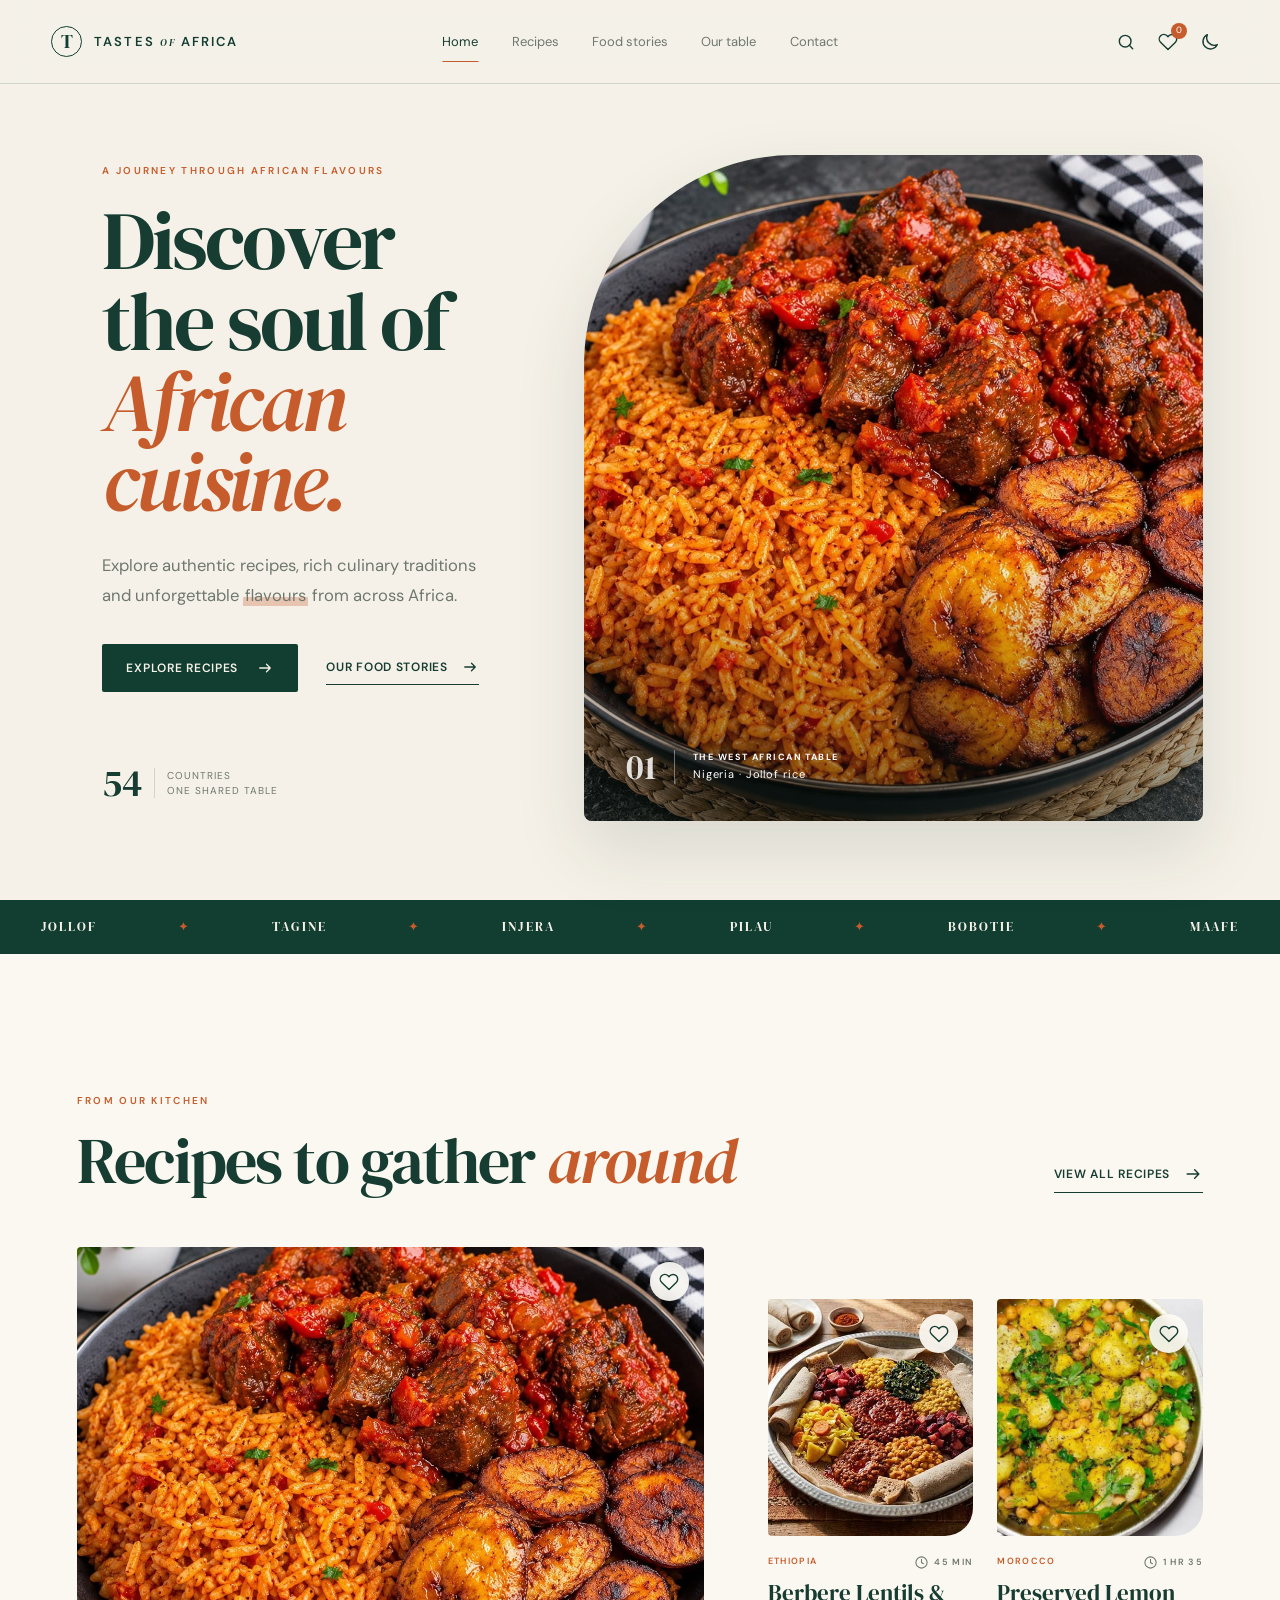
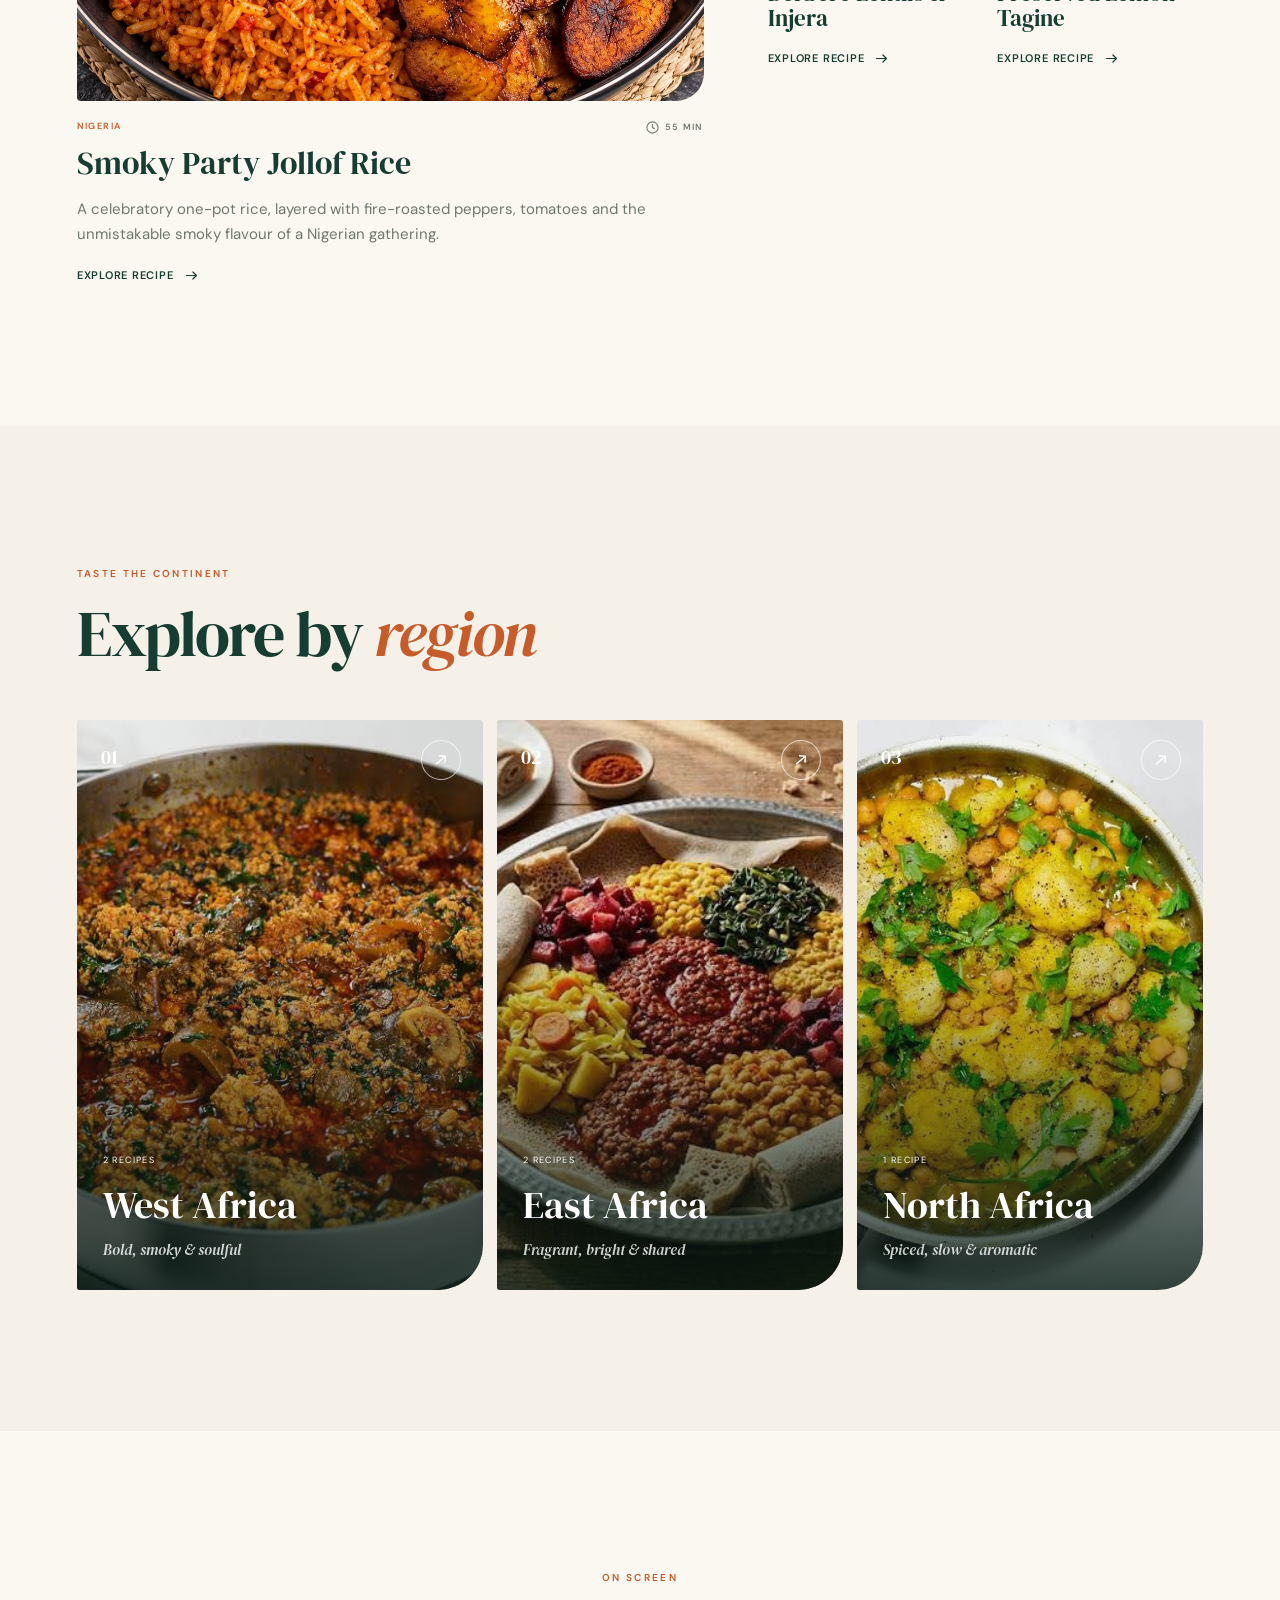
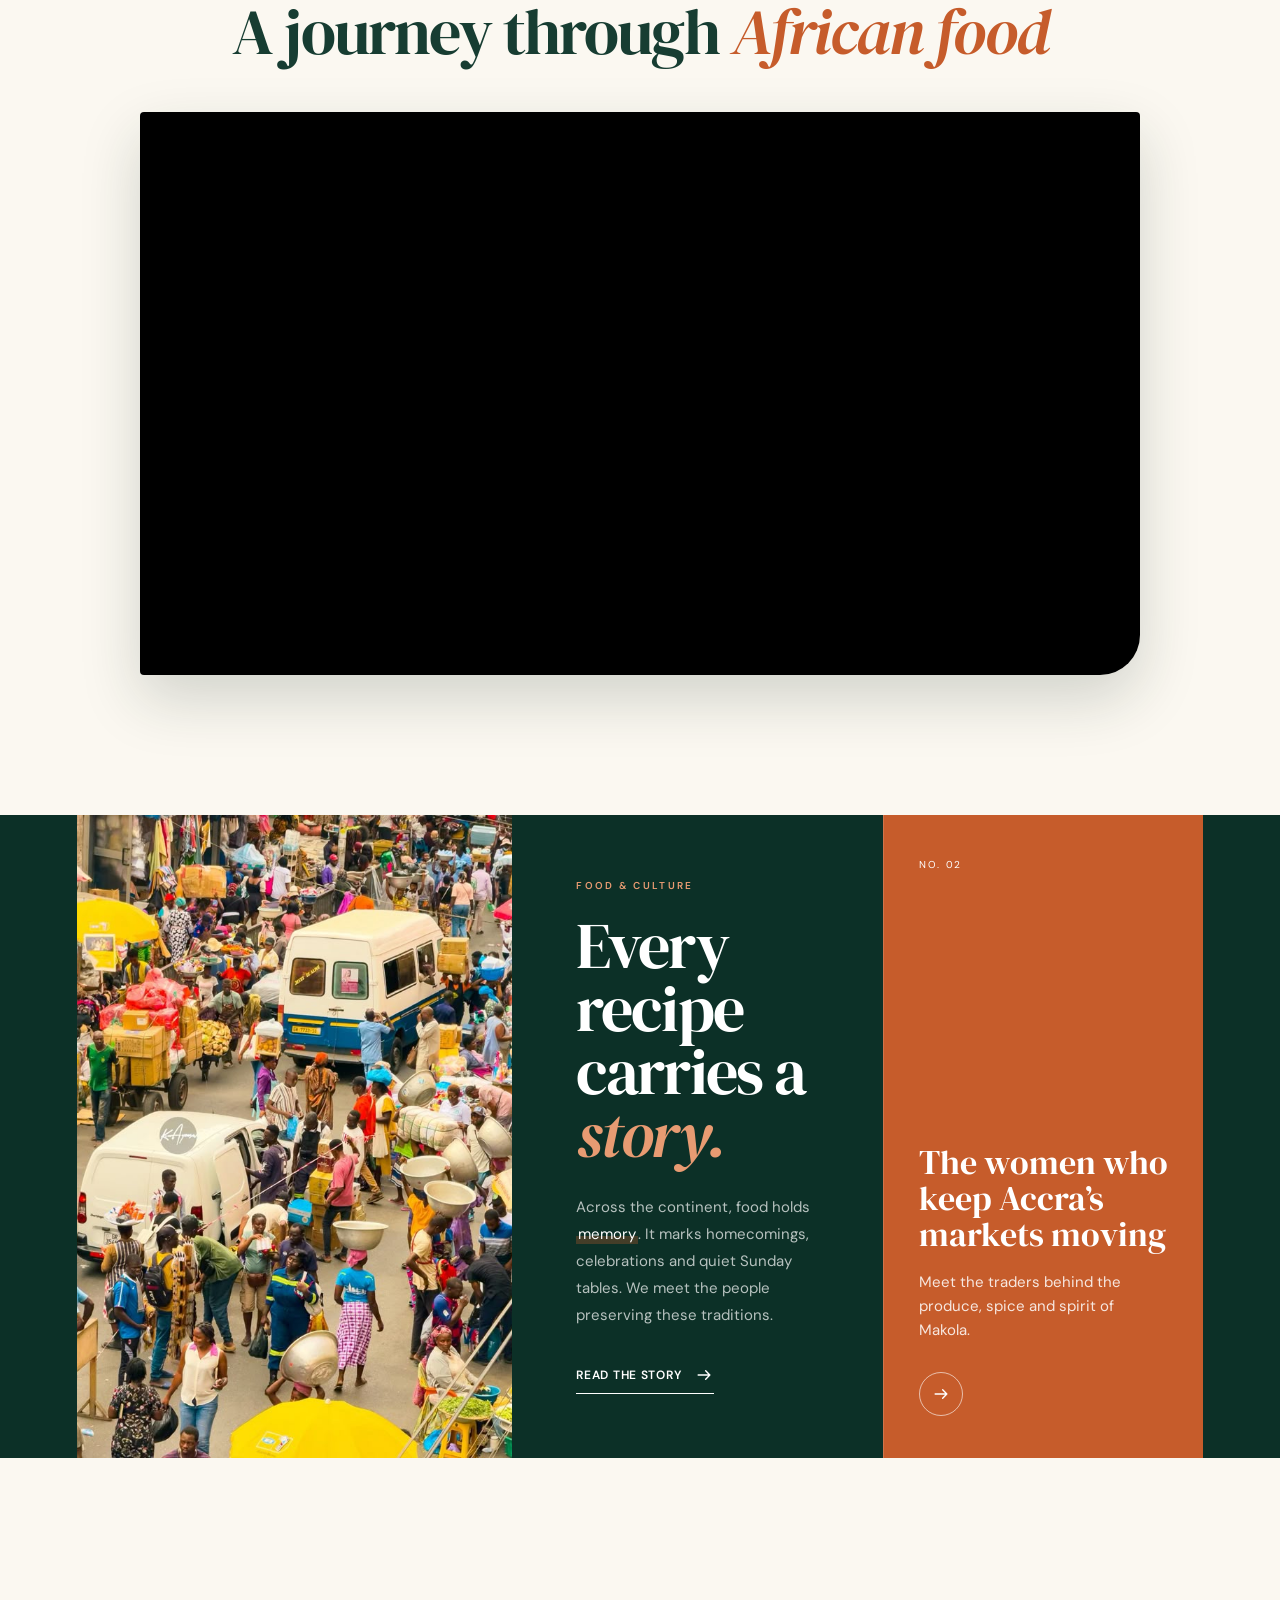
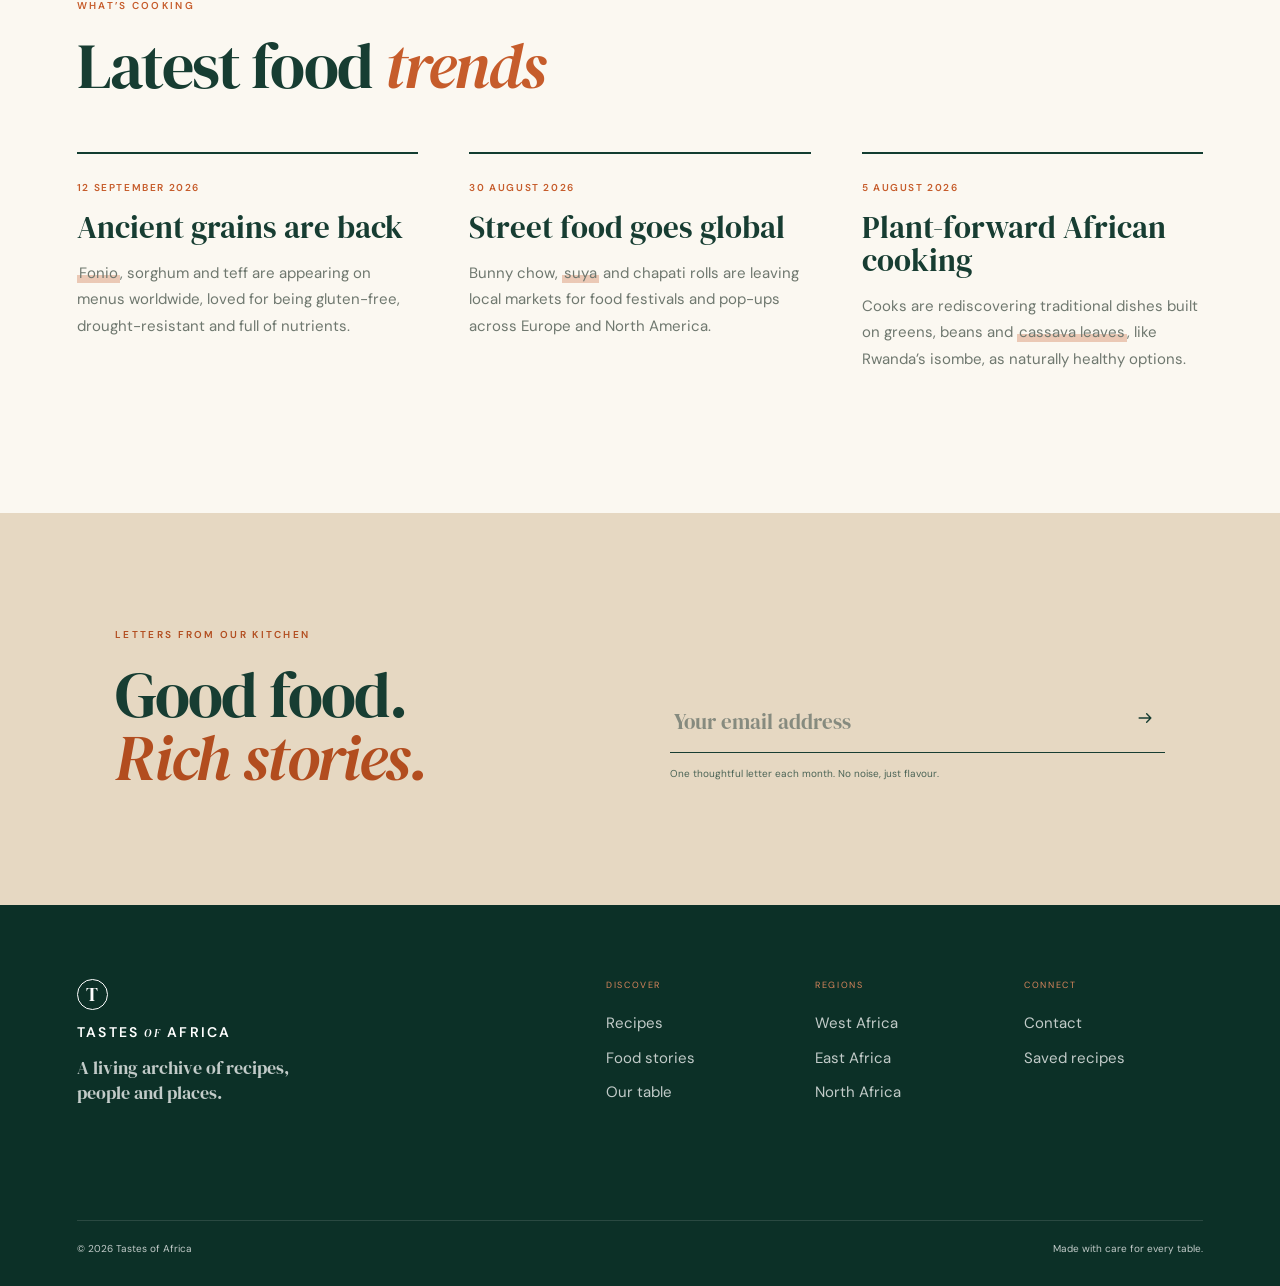
<file: index.html>
<!DOCTYPE html>
<html lang="en" data-theme="light">
<head>
  <meta charset="UTF-8">
  <meta name="viewport" content="width=device-width, initial-scale=1.0">
  <title>Home | Tastes of Africa</title>
  <meta name="description" content="Discover authentic African recipes, culinary traditions and flavours.">

  <!-- Google Fonts: DM Serif Display (headings) + DM Sans (body) -->
  <link rel="preconnect" href="https://fonts.googleapis.com">
  <link rel="preconnect" href="https://fonts.gstatic.com" crossorigin>
  <link href="https://fonts.googleapis.com/css2?family=DM+Sans:wght@400;500;600;700&family=DM+Serif+Display:ital@0;1&display=swap" rel="stylesheet">

  <!-- Apply the saved colour theme before the page paints (prevents a flash) -->
  <script>try{var t=localStorage.getItem('toa-theme');if(t)document.documentElement.setAttribute('data-theme',t)}catch(e){}</script>
  <link rel="stylesheet" href="styles.css">
</head>
<body data-page="home">
  <a class="skip-link" href="#main">Skip to content</a>
  <div class="app-shell">

  <!-- ===== Header & navigation ===== -->
  <header class="site-header">
    <a class="brand" href="index.html" aria-label="Tastes of Africa home">
      <span class="brand-mark">T</span>
      <span>TASTES <i>OF</i> AFRICA</span>
    </a>
    <nav class="main-nav" id="main-nav" aria-label="Main navigation">
        <a href="index.html" class="active" aria-current="page">Home</a>
        <a href="recipes.html">Recipes</a>
        <a href="stories.html">Food stories</a>
        <a href="about.html">Our table</a>
        <a href="contact.html">Contact</a>
    </nav>
    <div class="header-actions">
      <a class="icon-button search-nav" href="recipes.html#recipe-search" aria-label="Search recipes"><svg width="20" height="20" viewBox="0 0 24 24" fill="none" stroke="currentColor" stroke-width="1.7" stroke-linecap="round" stroke-linejoin="round" aria-hidden="true"><circle cx="11" cy="11" r="7"/><path d="m20 20-4-4"/></svg></a>
      <a class="icon-button favourite-nav" id="fav-link" href="favorites.html" aria-label="Saved recipes"><svg width="20" height="20" viewBox="0 0 24 24" fill="none" stroke="currentColor" stroke-width="1.7" stroke-linecap="round" stroke-linejoin="round" aria-hidden="true"><path d="M20.8 4.6a5.5 5.5 0 0 0-7.8 0L12 5.7l-1.1-1.1a5.5 5.5 0 0 0-7.8 7.8l1.1 1.1L12 21l7.8-7.5 1.1-1.1a5.5 5.5 0 0 0-.1-7.8Z"/></svg><span id="fav-count" hidden>0</span></a>
      <button class="icon-button theme-toggle" id="theme-toggle" type="button" aria-label="Switch colour theme"><svg class="icon-moon" width="20" height="20" viewBox="0 0 24 24" fill="none" stroke="currentColor" stroke-width="1.7" stroke-linecap="round" stroke-linejoin="round" aria-hidden="true"><path d="M20.8 15.1A9 9 0 0 1 8.9 3.2 9 9 0 1 0 20.8 15.1Z"/></svg><svg class="icon-sun" width="20" height="20" viewBox="0 0 24 24" fill="none" stroke="currentColor" stroke-width="1.7" stroke-linecap="round" stroke-linejoin="round" aria-hidden="true"><circle cx="12" cy="12" r="4"/><path d="M12 2v2M12 20v2M4.9 4.9l1.4 1.4M17.7 17.7l1.4 1.4M2 12h2M20 12h2M4.9 19.1l1.4-1.4M17.7 6.3l1.4-1.4"/></svg></button>
      <button class="menu-button" id="menu-toggle" type="button" aria-label="Toggle menu" aria-expanded="false" aria-controls="main-nav"><svg class="icon-menu" width="20" height="20" viewBox="0 0 24 24" fill="none" stroke="currentColor" stroke-width="1.7" stroke-linecap="round" stroke-linejoin="round" aria-hidden="true"><path d="M4 7h16M4 12h16M4 17h16"/></svg><svg class="icon-close" width="20" height="20" viewBox="0 0 24 24" fill="none" stroke="currentColor" stroke-width="1.7" stroke-linecap="round" stroke-linejoin="round" aria-hidden="true"><path d="m6 6 12 12M18 6 6 18"/></svg></button>
    </div>
  </header>

  <main id="main">

    <!-- Hero: welcome text + large cuisine image -->
    <section class="hero page-pad" aria-labelledby="hero-title">
      <div class="hero-copy">
        <p class="eyebrow">A journey through African flavours</p>
        <h1 id="hero-title">Discover the soul of <em>African cuisine.</em></h1>
        <p class="hero-description">Explore authentic recipes, rich culinary traditions and unforgettable <mark>flavours</mark> from across Africa.</p>
        <div class="button-row">
          <a class="primary-button" href="recipes.html">Explore recipes <svg width="18" height="18" viewBox="0 0 24 24" fill="none" stroke="currentColor" stroke-width="1.7" stroke-linecap="round" stroke-linejoin="round" aria-hidden="true"><path d="M5 12h14M14 7l5 5-5 5"/></svg></a>
          <a class="text-button" href="stories.html">Our food stories <svg width="18" height="18" viewBox="0 0 24 24" fill="none" stroke="currentColor" stroke-width="1.7" stroke-linecap="round" stroke-linejoin="round" aria-hidden="true"><path d="M5 12h14M14 7l5 5-5 5"/></svg></a>
        </div>
        <div class="hero-note"><span>54</span><p>countries<br>one shared table</p></div>
      </div>
      <figure class="hero-media">
        <img src="images/Smoky%20Jollof%20rice.jpg" alt="A vibrant platter of jollof rice, grilled fish and vegetables">
        <figcaption class="hero-caption"><span>01</span><p><b>THE WEST AFRICAN TABLE</b>Nigeria &middot; Jollof rice</p></figcaption>
      </figure>
    </section>

    <section class="marquee" aria-label="Cuisines"><div>JOLLOF <span>&#10022;</span> TAGINE <span>&#10022;</span> INJERA <span>&#10022;</span> PILAU <span>&#10022;</span> BOBOTIE <span>&#10022;</span> MAAFE</div></section>

    <!-- Featured dishes (figure + figcaption) -->
    <section class="section page-pad featured-section" aria-labelledby="featured-title">
      <div class="section-heading"><div><p class="eyebrow">From our kitchen</p><h2 id="featured-title">Recipes to gather <em>around</em></h2></div><a class="text-button" href="recipes.html">View all recipes <svg width="20" height="20" viewBox="0 0 24 24" fill="none" stroke="currentColor" stroke-width="1.7" stroke-linecap="round" stroke-linejoin="round" aria-hidden="true"><path d="M5 12h14M14 7l5 5-5 5"/></svg></a></div>
      <div class="featured-grid">
        <figure class="recipe-feature large">
          <div class="recipe-image">
            <a href="recipe-jollof-rice.html" aria-label="Open Smoky Party Jollof Rice"><img src="images/Smoky%20Jollof%20rice.jpg" alt="Smoky Party Jollof Rice, a dish from Nigeria" loading="lazy"></a>
            <button type="button" class="heart-button" data-id="jollof-rice" aria-label="Save Smoky Party Jollof Rice" aria-pressed="false"><svg width="20" height="20" viewBox="0 0 24 24" fill="none" stroke="currentColor" stroke-width="1.7" stroke-linecap="round" stroke-linejoin="round" aria-hidden="true"><path d="M20.8 4.6a5.5 5.5 0 0 0-7.8 0L12 5.7l-1.1-1.1a5.5 5.5 0 0 0-7.8 7.8l1.1 1.1L12 21l7.8-7.5 1.1-1.1a5.5 5.5 0 0 0-.1-7.8Z"/></svg></button>
          </div>
          <figcaption>
            <div class="recipe-meta"><span>Nigeria</span><span><svg width="15" height="15" viewBox="0 0 24 24" fill="none" stroke="currentColor" stroke-width="1.7" stroke-linecap="round" stroke-linejoin="round" aria-hidden="true"><circle cx="12" cy="12" r="9"/><path d="M12 7v5l3 2"/></svg> 55 min</span></div>
            <h3><a href="recipe-jollof-rice.html">Smoky Party Jollof Rice</a></h3>
            <p class="intro">A celebratory one-pot rice, layered with fire-roasted peppers, tomatoes and the unmistakable smoky flavour of a Nigerian gathering.</p>
            <a class="recipe-link" href="recipe-jollof-rice.html">Explore recipe <svg width="17" height="17" viewBox="0 0 24 24" fill="none" stroke="currentColor" stroke-width="1.7" stroke-linecap="round" stroke-linejoin="round" aria-hidden="true"><path d="M5 12h14M14 7l5 5-5 5"/></svg></a>
          </figcaption>
        </figure>
        <div class="small-features">
        <figure class="recipe-feature">
          <div class="recipe-image">
            <a href="recipe-lentils-injera.html" aria-label="Open Berbere Lentils &amp; Injera"><img src="images/Berbere%20Lentils%20%26%20Injera.jpg" alt="Berbere Lentils &amp; Injera, a dish from Ethiopia" loading="lazy"></a>
            <button type="button" class="heart-button" data-id="lentils-injera" aria-label="Save Berbere Lentils &amp; Injera" aria-pressed="false"><svg width="20" height="20" viewBox="0 0 24 24" fill="none" stroke="currentColor" stroke-width="1.7" stroke-linecap="round" stroke-linejoin="round" aria-hidden="true"><path d="M20.8 4.6a5.5 5.5 0 0 0-7.8 0L12 5.7l-1.1-1.1a5.5 5.5 0 0 0-7.8 7.8l1.1 1.1L12 21l7.8-7.5 1.1-1.1a5.5 5.5 0 0 0-.1-7.8Z"/></svg></button>
          </div>
          <figcaption>
            <div class="recipe-meta"><span>Ethiopia</span><span><svg width="15" height="15" viewBox="0 0 24 24" fill="none" stroke="currentColor" stroke-width="1.7" stroke-linecap="round" stroke-linejoin="round" aria-hidden="true"><circle cx="12" cy="12" r="9"/><path d="M12 7v5l3 2"/></svg> 45 min</span></div>
            <h3><a href="recipe-lentils-injera.html">Berbere Lentils &amp; Injera</a></h3>
            <p class="intro">Earthy red lentils simmered with fragrant berbere, traditionally gathered with pieces of tangy, cloud-soft injera.</p>
            <a class="recipe-link" href="recipe-lentils-injera.html">Explore recipe <svg width="17" height="17" viewBox="0 0 24 24" fill="none" stroke="currentColor" stroke-width="1.7" stroke-linecap="round" stroke-linejoin="round" aria-hidden="true"><path d="M5 12h14M14 7l5 5-5 5"/></svg></a>
          </figcaption>
        </figure>
        <figure class="recipe-feature">
          <div class="recipe-image">
            <a href="recipe-tagine.html" aria-label="Open Preserved Lemon Tagine"><img src="images/Preserved%20Lemon%20Tagine.jpg" alt="Preserved Lemon Tagine, a dish from Morocco" loading="lazy"></a>
            <button type="button" class="heart-button" data-id="tagine" aria-label="Save Preserved Lemon Tagine" aria-pressed="false"><svg width="20" height="20" viewBox="0 0 24 24" fill="none" stroke="currentColor" stroke-width="1.7" stroke-linecap="round" stroke-linejoin="round" aria-hidden="true"><path d="M20.8 4.6a5.5 5.5 0 0 0-7.8 0L12 5.7l-1.1-1.1a5.5 5.5 0 0 0-7.8 7.8l1.1 1.1L12 21l7.8-7.5 1.1-1.1a5.5 5.5 0 0 0-.1-7.8Z"/></svg></button>
          </div>
          <figcaption>
            <div class="recipe-meta"><span>Morocco</span><span><svg width="15" height="15" viewBox="0 0 24 24" fill="none" stroke="currentColor" stroke-width="1.7" stroke-linecap="round" stroke-linejoin="round" aria-hidden="true"><circle cx="12" cy="12" r="9"/><path d="M12 7v5l3 2"/></svg> 1 hr 35</span></div>
            <h3><a href="recipe-tagine.html">Preserved Lemon Tagine</a></h3>
            <p class="intro">A fragrant, slow-cooked Moroccan classic with saffron, green olives and the bright complexity of preserved lemon.</p>
            <a class="recipe-link" href="recipe-tagine.html">Explore recipe <svg width="17" height="17" viewBox="0 0 24 24" fill="none" stroke="currentColor" stroke-width="1.7" stroke-linecap="round" stroke-linejoin="round" aria-hidden="true"><path d="M5 12h14M14 7l5 5-5 5"/></svg></a>
          </figcaption>
        </figure>
        </div>
      </div>
    </section>

    <!-- Explore by region -->
    <section class="region-section section page-pad" aria-labelledby="region-title">
      <div class="section-heading"><div><p class="eyebrow">Taste the continent</p><h2 id="region-title">Explore by <em>region</em></h2></div></div>
      <div class="region-grid">
        <a class="region-card" href="regions-west-africa.html">
          <img src="images/Rich%20Egusi%20Soup.jpg" alt="West Africa cuisine" loading="lazy">
          <span class="region-index">01</span>
          <span class="region-copy"><small>2 recipes</small><b>West Africa</b><i>Bold, smoky & soulful</i></span>
          <span class="region-arrow"><svg width="20" height="20" viewBox="0 0 24 24" fill="none" stroke="currentColor" stroke-width="1.7" stroke-linecap="round" stroke-linejoin="round" aria-hidden="true"><path d="M5 12h14M14 7l5 5-5 5"/></svg></span>
        </a>
        <a class="region-card" href="regions-east-africa.html">
          <img src="images/Berbere%20Lentils%20%26%20Injera.jpg" alt="East Africa cuisine" loading="lazy">
          <span class="region-index">02</span>
          <span class="region-copy"><small>2 recipes</small><b>East Africa</b><i>Fragrant, bright & shared</i></span>
          <span class="region-arrow"><svg width="20" height="20" viewBox="0 0 24 24" fill="none" stroke="currentColor" stroke-width="1.7" stroke-linecap="round" stroke-linejoin="round" aria-hidden="true"><path d="M5 12h14M14 7l5 5-5 5"/></svg></span>
        </a>
        <a class="region-card" href="regions-north-africa.html">
          <img src="images/Preserved%20Lemon%20Tagine.jpg" alt="North Africa cuisine" loading="lazy">
          <span class="region-index">03</span>
          <span class="region-copy"><small>1 recipe</small><b>North Africa</b><i>Spiced, slow & aromatic</i></span>
          <span class="region-arrow"><svg width="20" height="20" viewBox="0 0 24 24" fill="none" stroke="currentColor" stroke-width="1.7" stroke-linecap="round" stroke-linejoin="round" aria-hidden="true"><path d="M5 12h14M14 7l5 5-5 5"/></svg></span>
        </a>
      </div>
    </section>

    <!-- Introductory video -->
    <section class="video-section section page-pad" aria-labelledby="video-title">
      <p class="eyebrow">On screen</p>
      <h2 id="video-title">A journey through <em>African food</em></h2>
      <div class="video-frame"><iframe src="https://www.youtube.com/embed/mXrhGVV16P4" title="A culinary journey through Africa" allow="accelerometer; autoplay; clipboard-write; encrypted-media; gyroscope; picture-in-picture" allowfullscreen loading="lazy"></iframe></div>
    </section>

    <!-- Feature story -->
    <section class="story-section section page-pad" style="padding-top:0;padding-bottom:0">
      <div class="story-lead">
        <div class="story-lead-image"><img src="images/The%20women%20who%20keep%20Accra%E2%80%99s%20markets%20moving.jpg" alt="People gathering around fresh produce at an African market" loading="lazy"></div>
        <div class="story-lead-copy">
          <p class="eyebrow">Food &amp; culture</p>
          <h2>Every recipe carries a <em>story.</em></h2>
          <p>Across the continent, food holds <mark>memory</mark>. It marks homecomings, celebrations and quiet Sunday tables. We meet the people preserving these traditions.</p>
          <a class="text-button light" href="stories.html">Read the story <svg width="20" height="20" viewBox="0 0 24 24" fill="none" stroke="currentColor" stroke-width="1.7" stroke-linecap="round" stroke-linejoin="round" aria-hidden="true"><path d="M5 12h14M14 7l5 5-5 5"/></svg></a>
        </div>
      </div>
      <div class="story-aside">
        <p class="story-number">NO. 02</p>
        <h3>The women who keep Accra&rsquo;s markets moving</h3>
        <p>Meet the traders behind the produce, spice and spirit of Makola.</p>
        <a href="stories.html#accra-markets" aria-label="Read story"><svg width="20" height="20" viewBox="0 0 24 24" fill="none" stroke="currentColor" stroke-width="1.7" stroke-linecap="round" stroke-linejoin="round" aria-hidden="true"><path d="M5 12h14M14 7l5 5-5 5"/></svg></a>
      </div>
    </section>

    <!-- Latest food trends (<article>) -->
    <section class="trends-section section page-pad" aria-labelledby="trends-title">
      <div class="section-heading"><div><p class="eyebrow">What&rsquo;s cooking</p><h2 id="trends-title">Latest food <em>trends</em></h2></div></div>
      <div class="trends-grid">
        <article class="trend"><time datetime="2026-09-12">12 September 2026</time><h3>Ancient grains are back</h3><p><mark>Fonio</mark>, sorghum and teff are appearing on menus worldwide, loved for being gluten-free, drought-resistant and full of nutrients.</p></article>
        <article class="trend"><time datetime="2026-08-30">30 August 2026</time><h3>Street food goes global</h3><p>Bunny chow, <mark>suya</mark> and chapati rolls are leaving local markets for food festivals and pop-ups across Europe and North America.</p></article>
        <article class="trend"><time datetime="2026-08-05">5 August 2026</time><h3>Plant-forward African cooking</h3><p>Cooks are rediscovering traditional dishes built on greens, beans and <mark>cassava leaves</mark>, like Rwanda’s isombe, as naturally healthy options.</p></article>
      </div>
    </section>
  </main>

  <!-- ===== Newsletter sign-up ===== -->
  <section class="newsletter" aria-labelledby="news-title">
    <div>
      <p class="eyebrow">Letters from our kitchen</p>
      <h2 id="news-title">Good food.<br><em>Rich stories.</em></h2>
    </div>
    <form id="newsletter-form" novalidate>
      <label class="field"><span class="sr-only">Email address</span>
        <input type="email" id="news-email" name="email" placeholder="Your email address" autocomplete="email" required>
        <button type="submit" aria-label="Subscribe"><svg width="20" height="20" viewBox="0 0 24 24" fill="none" stroke="currentColor" stroke-width="1.7" stroke-linecap="round" stroke-linejoin="round" aria-hidden="true"><path d="M5 12h14M14 7l5 5-5 5"/></svg></button>
      </label>
      <p class="error" id="news-error" role="alert"></p>
      <p>One thoughtful letter each month. No noise, just flavour.</p>
    </form>
  </section>

  <!-- ===== Footer ===== -->
  <footer class="footer page-pad">
    <div class="footer-brand">
      <span class="brand-mark">T</span>
      <h2>TASTES <i>OF</i> AFRICA</h2>
      <p>A living archive of recipes,<br>people and places.</p>
    </div>
    <div class="footer-links">
      <div><small>DISCOVER</small><a href="recipes.html">Recipes</a><a href="stories.html">Food stories</a><a href="about.html">Our table</a></div>
      <div><small>REGIONS</small><a href="regions-west-africa.html">West Africa</a><a href="regions-east-africa.html">East Africa</a><a href="regions-north-africa.html">North Africa</a></div>
      <div><small>CONNECT</small><a href="contact.html">Contact</a><a href="favorites.html">Saved recipes</a></div>
    </div>
    <div class="footer-bottom"><span>&copy; 2026 Tastes of Africa</span><span>Made with care for every table.</span></div>
  </footer>

  </div>
  <script src="script.js"></script>
</body>
</html>
</file>
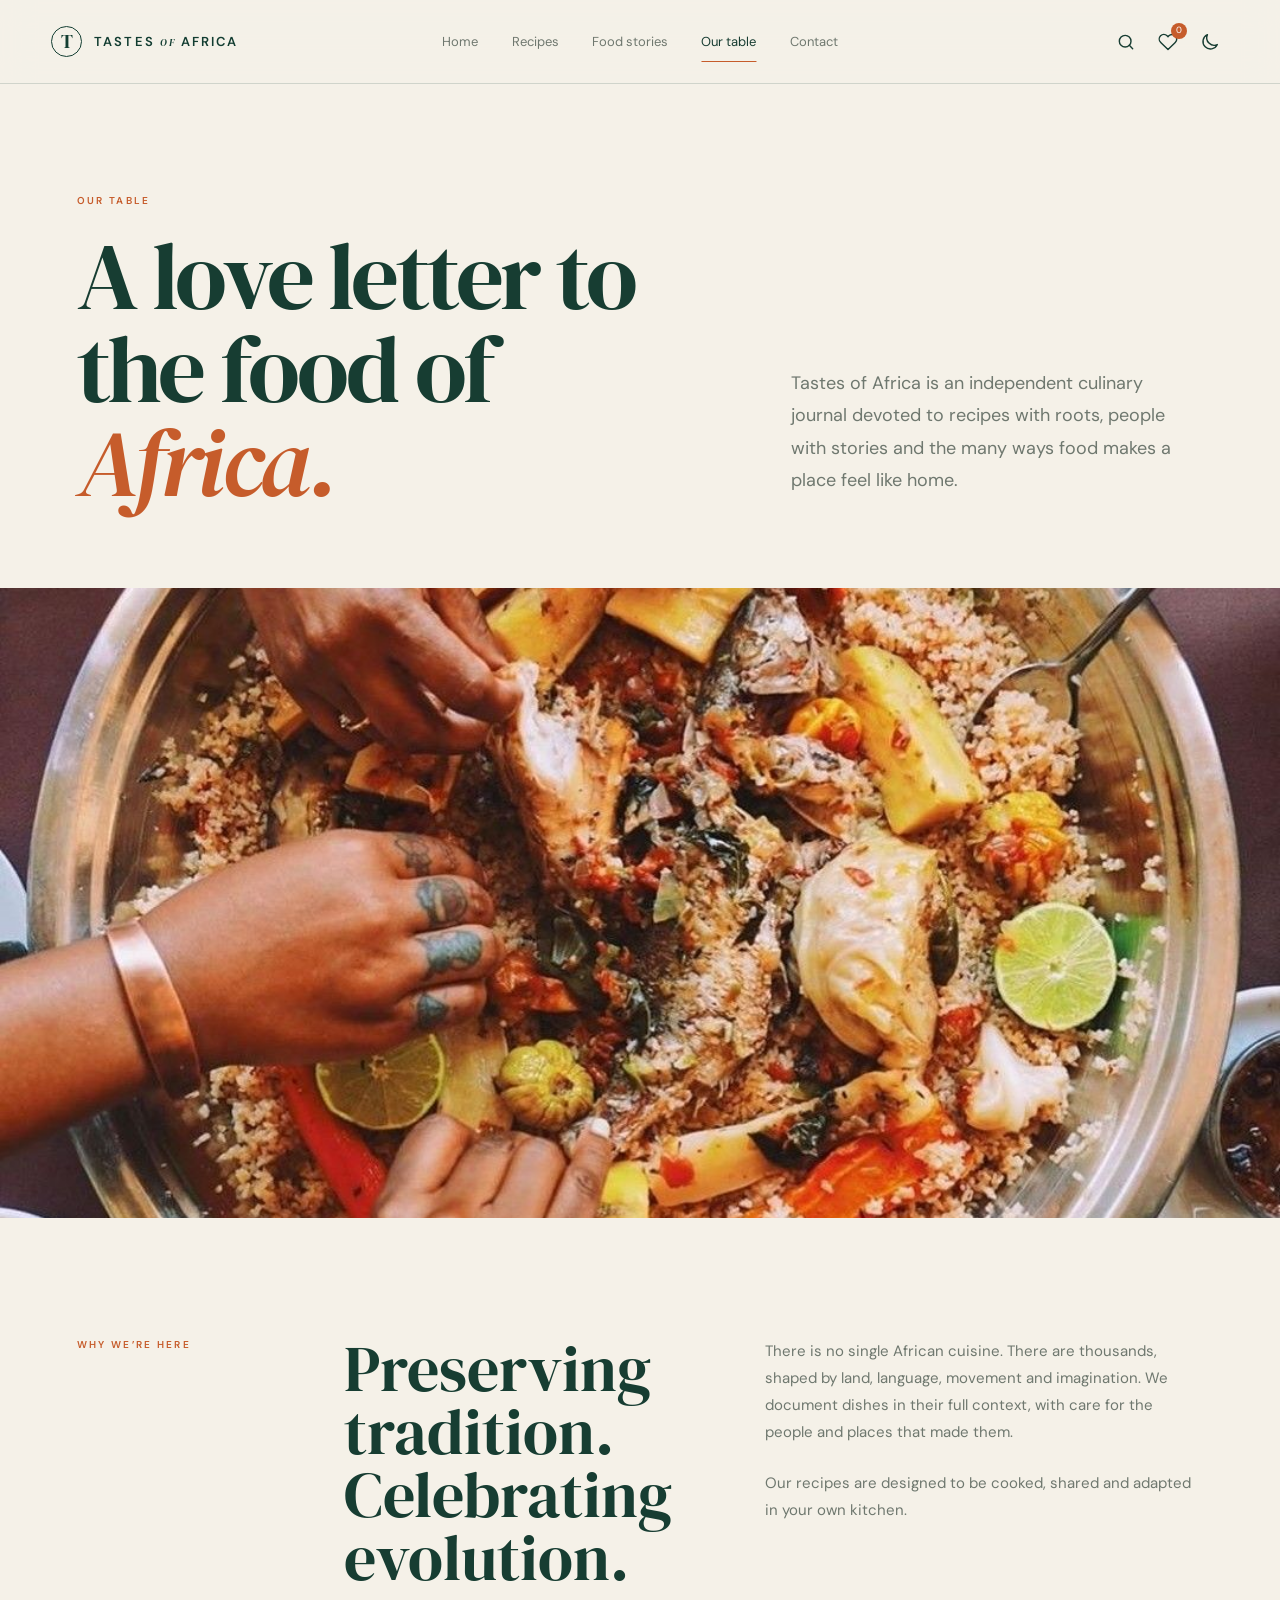
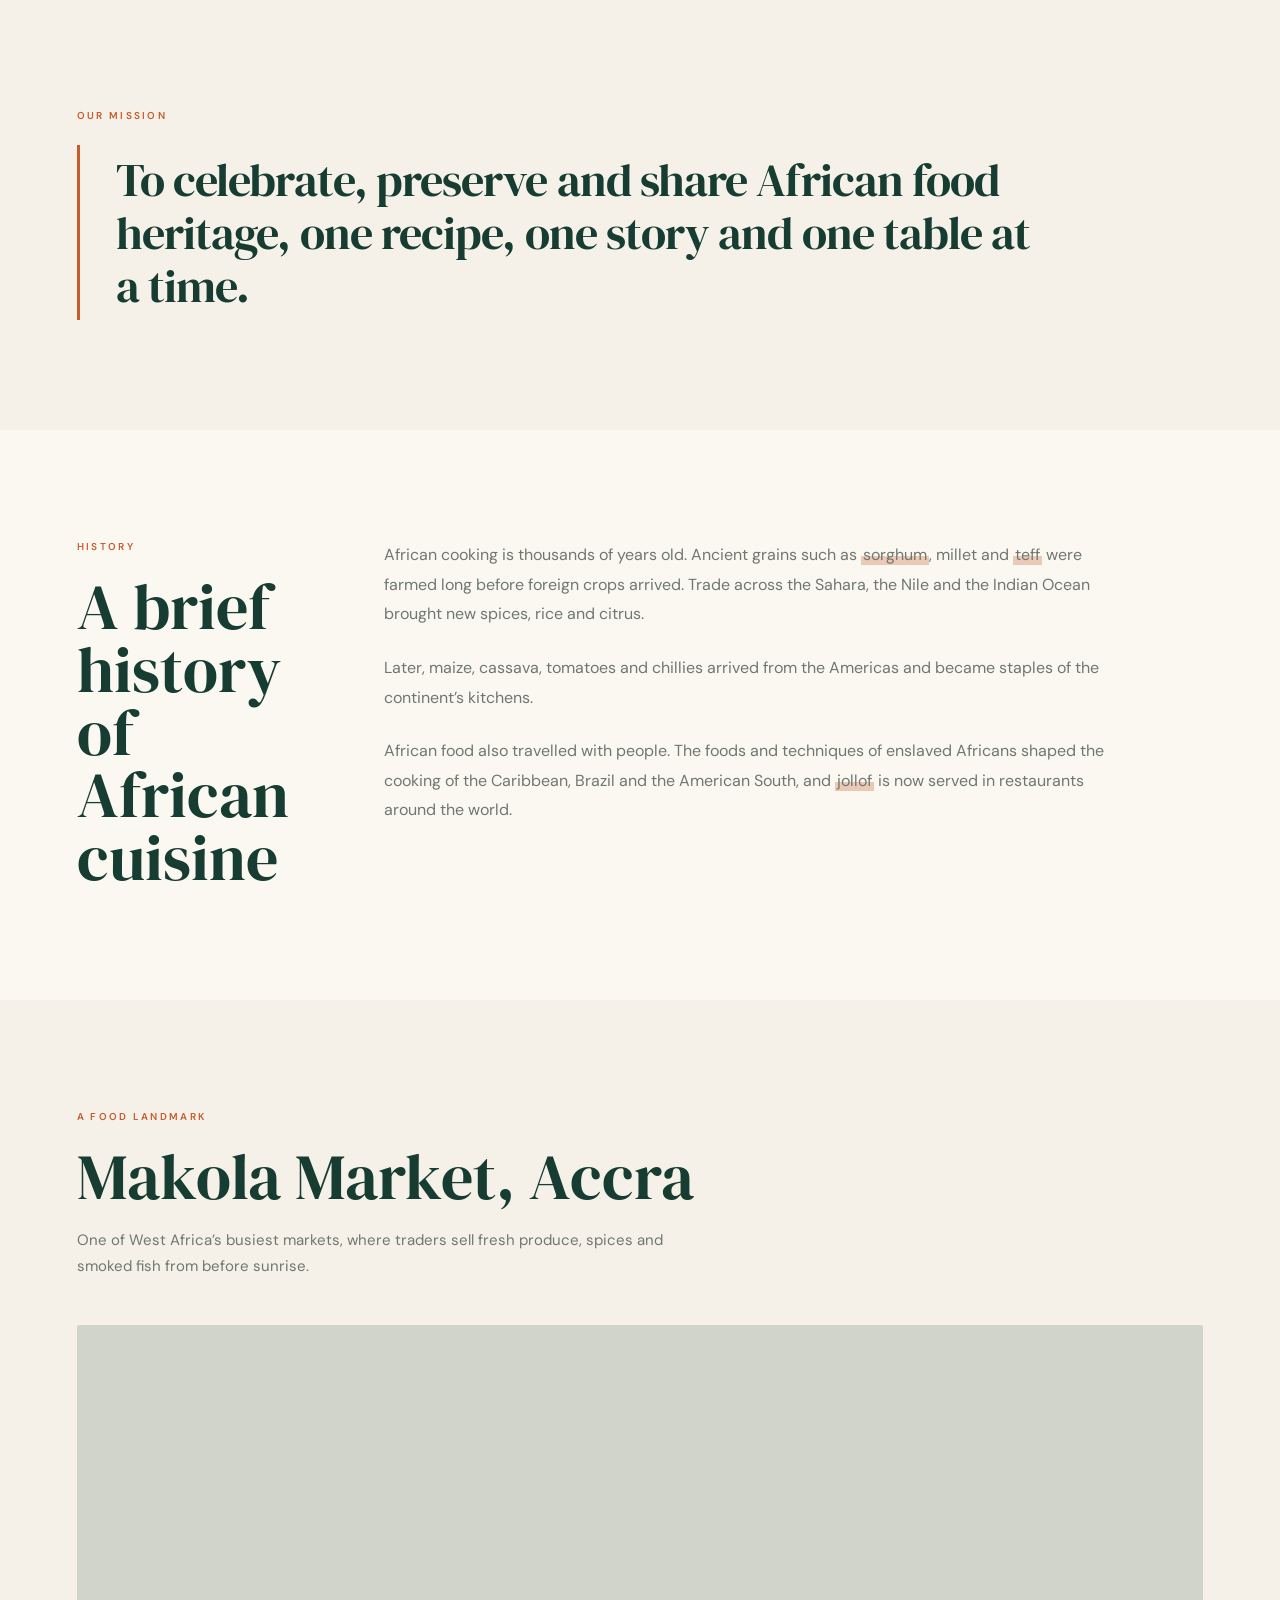
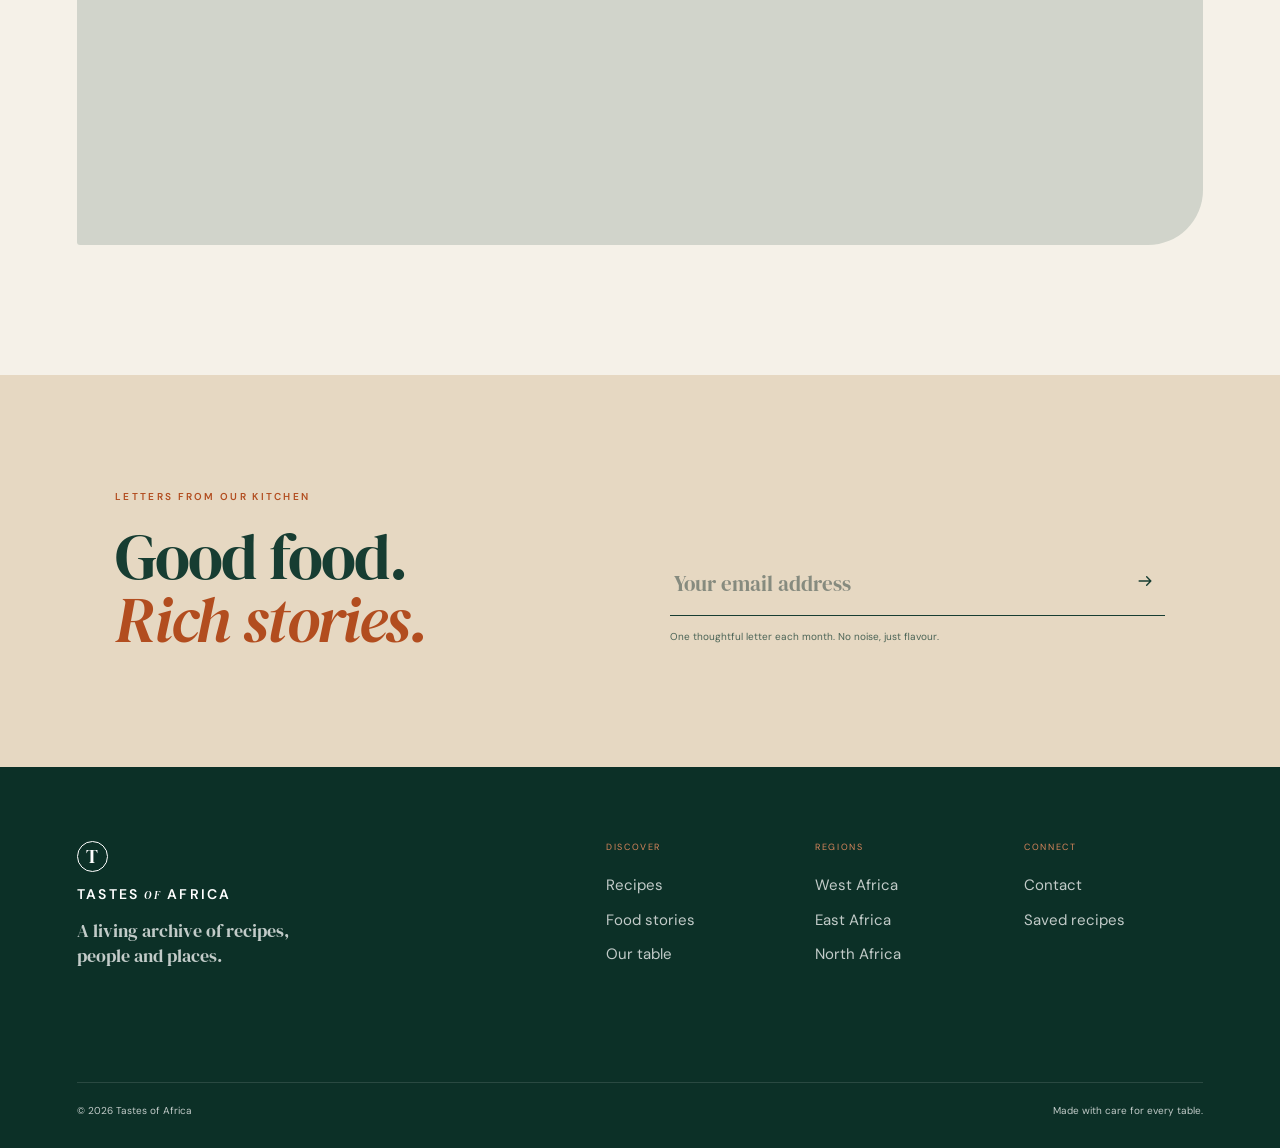
<file: about.html>
<!DOCTYPE html>
<html lang="en" data-theme="light">
<head>
  <meta charset="UTF-8">
  <meta name="viewport" content="width=device-width, initial-scale=1.0">
  <title>Our table | Tastes of Africa</title>
  <meta name="description" content="Our mission, a brief history of African cuisine and a food landmark.">

  <!-- Google Fonts: DM Serif Display (headings) + DM Sans (body) -->
  <link rel="preconnect" href="https://fonts.googleapis.com">
  <link rel="preconnect" href="https://fonts.gstatic.com" crossorigin>
  <link href="https://fonts.googleapis.com/css2?family=DM+Sans:wght@400;500;600;700&family=DM+Serif+Display:ital@0;1&display=swap" rel="stylesheet">

  <!-- Apply the saved colour theme before the page paints (prevents a flash) -->
  <script>try{var t=localStorage.getItem('toa-theme');if(t)document.documentElement.setAttribute('data-theme',t)}catch(e){}</script>
  <link rel="stylesheet" href="styles.css">
</head>
<body data-page="about">
  <a class="skip-link" href="#main">Skip to content</a>
  <div class="app-shell">

  <!-- ===== Header & navigation ===== -->
  <header class="site-header">
    <a class="brand" href="index.html" aria-label="Tastes of Africa home">
      <span class="brand-mark">T</span>
      <span>TASTES <i>OF</i> AFRICA</span>
    </a>
    <nav class="main-nav" id="main-nav" aria-label="Main navigation">
        <a href="index.html">Home</a>
        <a href="recipes.html">Recipes</a>
        <a href="stories.html">Food stories</a>
        <a href="about.html" class="active" aria-current="page">Our table</a>
        <a href="contact.html">Contact</a>
    </nav>
    <div class="header-actions">
      <a class="icon-button search-nav" href="recipes.html#recipe-search" aria-label="Search recipes"><svg width="20" height="20" viewBox="0 0 24 24" fill="none" stroke="currentColor" stroke-width="1.7" stroke-linecap="round" stroke-linejoin="round" aria-hidden="true"><circle cx="11" cy="11" r="7"/><path d="m20 20-4-4"/></svg></a>
      <a class="icon-button favourite-nav" id="fav-link" href="favorites.html" aria-label="Saved recipes"><svg width="20" height="20" viewBox="0 0 24 24" fill="none" stroke="currentColor" stroke-width="1.7" stroke-linecap="round" stroke-linejoin="round" aria-hidden="true"><path d="M20.8 4.6a5.5 5.5 0 0 0-7.8 0L12 5.7l-1.1-1.1a5.5 5.5 0 0 0-7.8 7.8l1.1 1.1L12 21l7.8-7.5 1.1-1.1a5.5 5.5 0 0 0-.1-7.8Z"/></svg><span id="fav-count" hidden>0</span></a>
      <button class="icon-button theme-toggle" id="theme-toggle" type="button" aria-label="Switch colour theme"><svg class="icon-moon" width="20" height="20" viewBox="0 0 24 24" fill="none" stroke="currentColor" stroke-width="1.7" stroke-linecap="round" stroke-linejoin="round" aria-hidden="true"><path d="M20.8 15.1A9 9 0 0 1 8.9 3.2 9 9 0 1 0 20.8 15.1Z"/></svg><svg class="icon-sun" width="20" height="20" viewBox="0 0 24 24" fill="none" stroke="currentColor" stroke-width="1.7" stroke-linecap="round" stroke-linejoin="round" aria-hidden="true"><circle cx="12" cy="12" r="4"/><path d="M12 2v2M12 20v2M4.9 4.9l1.4 1.4M17.7 17.7l1.4 1.4M2 12h2M20 12h2M4.9 19.1l1.4-1.4M17.7 6.3l1.4-1.4"/></svg></button>
      <button class="menu-button" id="menu-toggle" type="button" aria-label="Toggle menu" aria-expanded="false" aria-controls="main-nav"><svg class="icon-menu" width="20" height="20" viewBox="0 0 24 24" fill="none" stroke="currentColor" stroke-width="1.7" stroke-linecap="round" stroke-linejoin="round" aria-hidden="true"><path d="M4 7h16M4 12h16M4 17h16"/></svg><svg class="icon-close" width="20" height="20" viewBox="0 0 24 24" fill="none" stroke="currentColor" stroke-width="1.7" stroke-linecap="round" stroke-linejoin="round" aria-hidden="true"><path d="m6 6 12 12M18 6 6 18"/></svg></button>
    </div>
  </header>

  <main id="main">

    <section class="about-page">
      <div class="about-hero page-pad">
        <div><p class="eyebrow">Our table</p><h1>A love letter to the food of <em>Africa.</em></h1></div>
        <p>Tastes of Africa is an independent culinary journal devoted to recipes with roots, people with stories and the many ways food makes a place feel like home.</p>
      </div>
      <figure class="about-image"><img src="images/eating%20together.jpg" alt="An abundant shared table of African dishes"></figure>

      <div class="about-copy page-pad">
        <p class="eyebrow">Why we&rsquo;re here</p>
        <h2>Preserving tradition.<br>Celebrating evolution.</h2>
        <div>
          <p>There is no single African cuisine. There are thousands, shaped by land, language, movement and imagination. We document dishes in their full context, with care for the people and places that made them.</p>
          <p>Our recipes are designed to be cooked, shared and adapted in your own kitchen.</p>
        </div>
      </div>

      <section class="mission page-pad" aria-labelledby="mission-title">
        <p class="eyebrow" id="mission-title">Our mission</p>
        <blockquote>To celebrate, preserve and share African food heritage, one recipe, one story and one table at a time.</blockquote>
      </section>

      <section class="history page-pad" aria-labelledby="history-title">
        <div class="history-grid">
          <div><p class="eyebrow">History</p><h2 id="history-title">A brief history of African cuisine</h2></div>
          <div class="history-text">
            <p>African cooking is thousands of years old. Ancient grains such as <mark>sorghum</mark>, millet and <mark>teff</mark> were farmed long before foreign crops arrived. Trade across the Sahara, the Nile and the Indian Ocean brought new spices, rice and citrus.</p>
            <p>Later, maize, cassava, tomatoes and chillies arrived from the Americas and became staples of the continent&rsquo;s kitchens.</p>
            <p>African food also travelled with people. The foods and techniques of enslaved Africans shaped the cooking of the Caribbean, Brazil and the American South, and <mark>jollof</mark> is now served in restaurants around the world.</p>
          </div>
        </div>
      </section>

      <section class="landmark page-pad" aria-labelledby="landmark-title">
        <p class="eyebrow">A food landmark</p>
        <h2 id="landmark-title">Makola Market, Accra</h2>
        <p>One of West Africa&rsquo;s busiest markets, where traders sell fresh produce, spices and smoked fish from before sunrise.</p>
        <div class="landmark-map"><iframe src="https://maps.google.com/maps?q=Makola+Market,+Accra,+Ghana&amp;z=15&amp;output=embed" title="Google Map of Makola Market, Accra, Ghana" loading="lazy" referrerpolicy="no-referrer-when-downgrade"></iframe></div>
      </section>
    </section>
  </main>

  <!-- ===== Newsletter sign-up ===== -->
  <section class="newsletter" aria-labelledby="news-title">
    <div>
      <p class="eyebrow">Letters from our kitchen</p>
      <h2 id="news-title">Good food.<br><em>Rich stories.</em></h2>
    </div>
    <form id="newsletter-form" novalidate>
      <label class="field"><span class="sr-only">Email address</span>
        <input type="email" id="news-email" name="email" placeholder="Your email address" autocomplete="email" required>
        <button type="submit" aria-label="Subscribe"><svg width="20" height="20" viewBox="0 0 24 24" fill="none" stroke="currentColor" stroke-width="1.7" stroke-linecap="round" stroke-linejoin="round" aria-hidden="true"><path d="M5 12h14M14 7l5 5-5 5"/></svg></button>
      </label>
      <p class="error" id="news-error" role="alert"></p>
      <p>One thoughtful letter each month. No noise, just flavour.</p>
    </form>
  </section>

  <!-- ===== Footer ===== -->
  <footer class="footer page-pad">
    <div class="footer-brand">
      <span class="brand-mark">T</span>
      <h2>TASTES <i>OF</i> AFRICA</h2>
      <p>A living archive of recipes,<br>people and places.</p>
    </div>
    <div class="footer-links">
      <div><small>DISCOVER</small><a href="recipes.html">Recipes</a><a href="stories.html">Food stories</a><a href="about.html">Our table</a></div>
      <div><small>REGIONS</small><a href="regions-west-africa.html">West Africa</a><a href="regions-east-africa.html">East Africa</a><a href="regions-north-africa.html">North Africa</a></div>
      <div><small>CONNECT</small><a href="contact.html">Contact</a><a href="favorites.html">Saved recipes</a></div>
    </div>
    <div class="footer-bottom"><span>&copy; 2026 Tastes of Africa</span><span>Made with care for every table.</span></div>
  </footer>

  </div>
  <script src="script.js"></script>
</body>
</html>
</file>
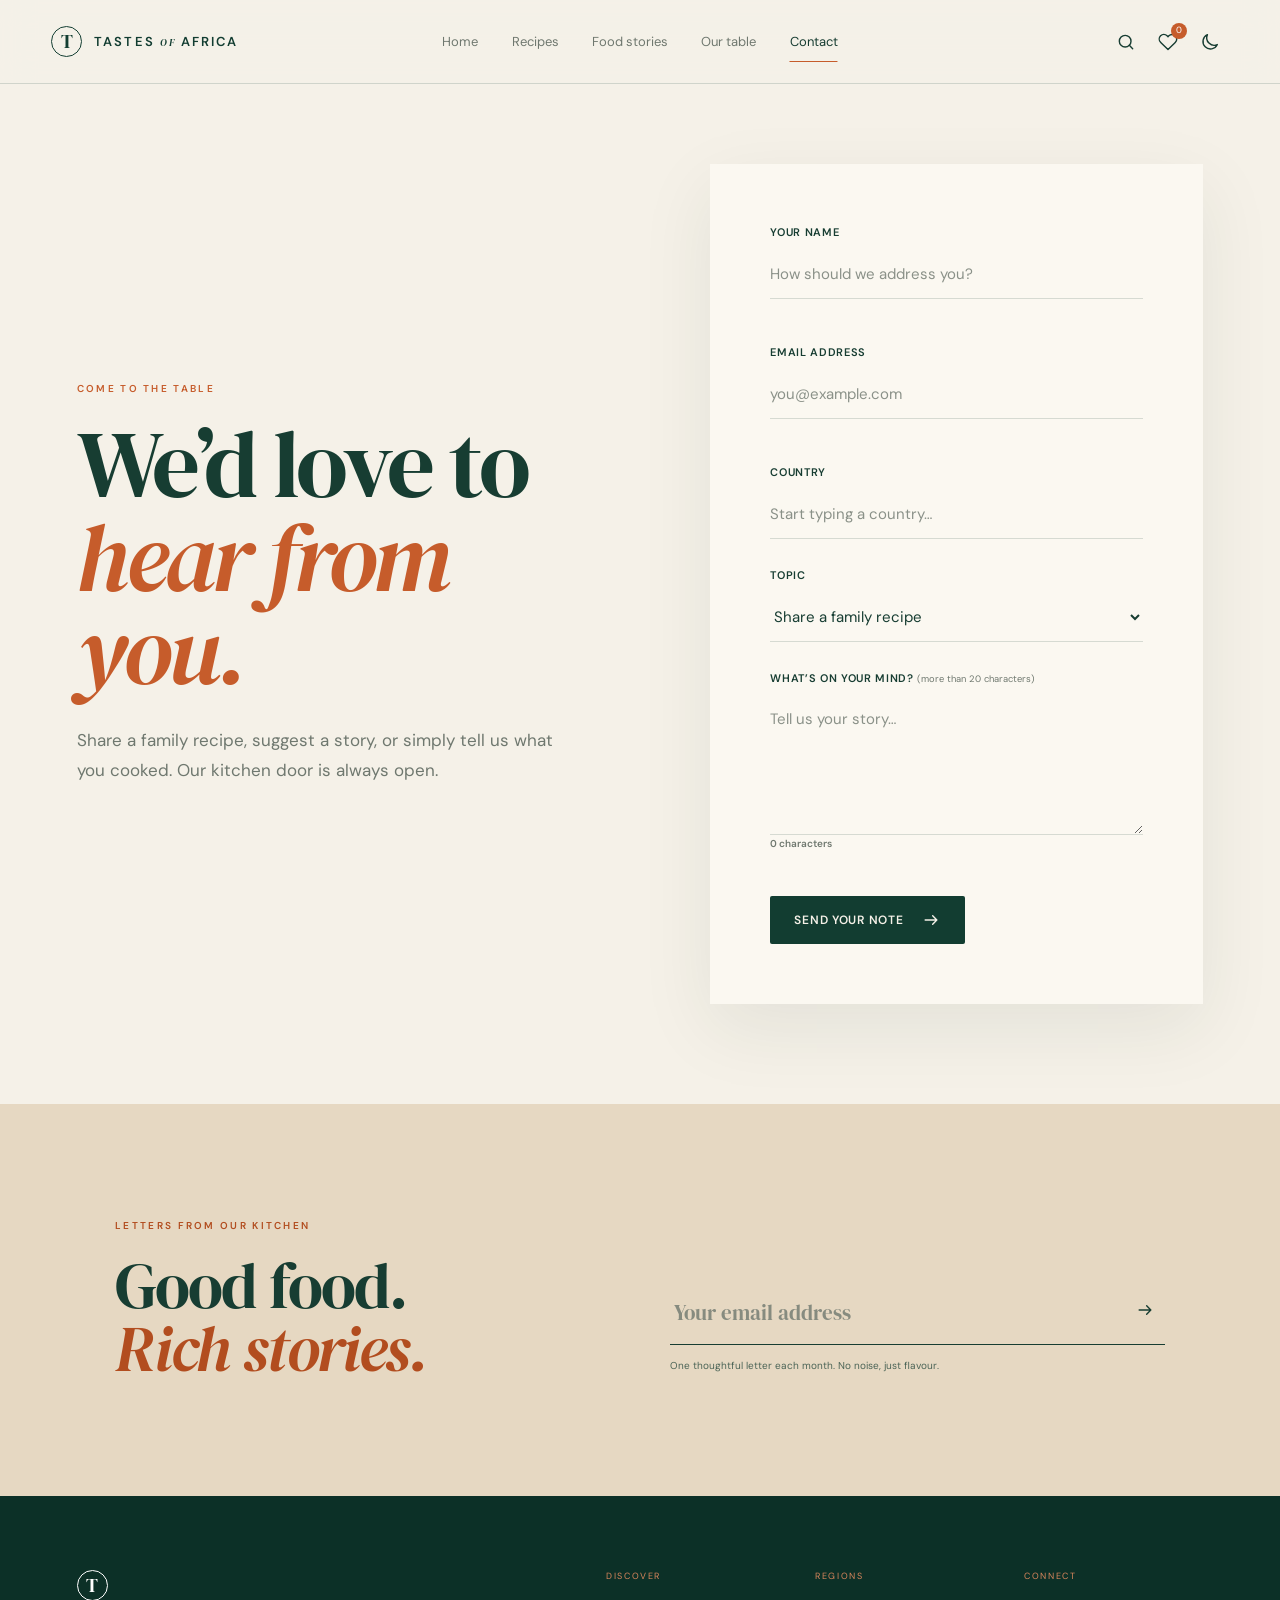
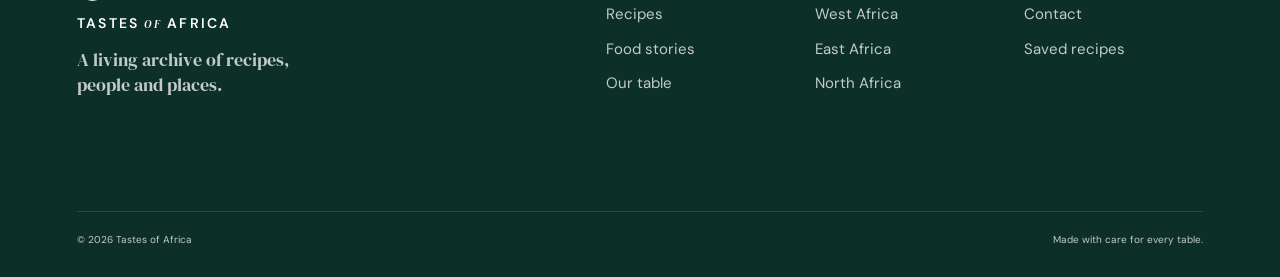
<file: contact.html>
<!DOCTYPE html>
<html lang="en" data-theme="light">
<head>
  <meta charset="UTF-8">
  <meta name="viewport" content="width=device-width, initial-scale=1.0">
  <title>Contact | Tastes of Africa</title>
  <meta name="description" content="Get in touch with the Tastes of Africa team.">

  <!-- Google Fonts: DM Serif Display (headings) + DM Sans (body) -->
  <link rel="preconnect" href="https://fonts.googleapis.com">
  <link rel="preconnect" href="https://fonts.gstatic.com" crossorigin>
  <link href="https://fonts.googleapis.com/css2?family=DM+Sans:wght@400;500;600;700&family=DM+Serif+Display:ital@0;1&display=swap" rel="stylesheet">

  <!-- Apply the saved colour theme before the page paints (prevents a flash) -->
  <script>try{var t=localStorage.getItem('toa-theme');if(t)document.documentElement.setAttribute('data-theme',t)}catch(e){}</script>
  <link rel="stylesheet" href="styles.css">
</head>
<body data-page="contact">
  <a class="skip-link" href="#main">Skip to content</a>
  <div class="app-shell">

  <!-- ===== Header & navigation ===== -->
  <header class="site-header">
    <a class="brand" href="index.html" aria-label="Tastes of Africa home">
      <span class="brand-mark">T</span>
      <span>TASTES <i>OF</i> AFRICA</span>
    </a>
    <nav class="main-nav" id="main-nav" aria-label="Main navigation">
        <a href="index.html">Home</a>
        <a href="recipes.html">Recipes</a>
        <a href="stories.html">Food stories</a>
        <a href="about.html">Our table</a>
        <a href="contact.html" class="active" aria-current="page">Contact</a>
    </nav>
    <div class="header-actions">
      <a class="icon-button search-nav" href="recipes.html#recipe-search" aria-label="Search recipes"><svg width="20" height="20" viewBox="0 0 24 24" fill="none" stroke="currentColor" stroke-width="1.7" stroke-linecap="round" stroke-linejoin="round" aria-hidden="true"><circle cx="11" cy="11" r="7"/><path d="m20 20-4-4"/></svg></a>
      <a class="icon-button favourite-nav" id="fav-link" href="favorites.html" aria-label="Saved recipes"><svg width="20" height="20" viewBox="0 0 24 24" fill="none" stroke="currentColor" stroke-width="1.7" stroke-linecap="round" stroke-linejoin="round" aria-hidden="true"><path d="M20.8 4.6a5.5 5.5 0 0 0-7.8 0L12 5.7l-1.1-1.1a5.5 5.5 0 0 0-7.8 7.8l1.1 1.1L12 21l7.8-7.5 1.1-1.1a5.5 5.5 0 0 0-.1-7.8Z"/></svg><span id="fav-count" hidden>0</span></a>
      <button class="icon-button theme-toggle" id="theme-toggle" type="button" aria-label="Switch colour theme"><svg class="icon-moon" width="20" height="20" viewBox="0 0 24 24" fill="none" stroke="currentColor" stroke-width="1.7" stroke-linecap="round" stroke-linejoin="round" aria-hidden="true"><path d="M20.8 15.1A9 9 0 0 1 8.9 3.2 9 9 0 1 0 20.8 15.1Z"/></svg><svg class="icon-sun" width="20" height="20" viewBox="0 0 24 24" fill="none" stroke="currentColor" stroke-width="1.7" stroke-linecap="round" stroke-linejoin="round" aria-hidden="true"><circle cx="12" cy="12" r="4"/><path d="M12 2v2M12 20v2M4.9 4.9l1.4 1.4M17.7 17.7l1.4 1.4M2 12h2M20 12h2M4.9 19.1l1.4-1.4M17.7 6.3l1.4-1.4"/></svg></button>
      <button class="menu-button" id="menu-toggle" type="button" aria-label="Toggle menu" aria-expanded="false" aria-controls="main-nav"><svg class="icon-menu" width="20" height="20" viewBox="0 0 24 24" fill="none" stroke="currentColor" stroke-width="1.7" stroke-linecap="round" stroke-linejoin="round" aria-hidden="true"><path d="M4 7h16M4 12h16M4 17h16"/></svg><svg class="icon-close" width="20" height="20" viewBox="0 0 24 24" fill="none" stroke="currentColor" stroke-width="1.7" stroke-linecap="round" stroke-linejoin="round" aria-hidden="true"><path d="m6 6 12 12M18 6 6 18"/></svg></button>
    </div>
  </header>

  <main id="main">

    <section class="contact-page page-pad">
      <div class="contact-copy">
        <p class="eyebrow">Come to the table</p>
        <h1>We&rsquo;d love to<br><em>hear from you.</em></h1>
        <p>Share a family recipe, suggest a story, or simply tell us what you cooked. Our kitchen door is always open.</p>
      </div>

      <div>
        <form class="contact-form" id="contact-form" novalidate>
          <label for="name">Your name
            <input id="name" name="name" type="text" placeholder="How should we address you?" autocomplete="name" required>
            <span class="error" id="name-error" role="alert"></span></label>
          <label for="email">Email address
            <input id="email" name="email" type="email" placeholder="you@example.com" autocomplete="email" required>
            <span class="error" id="email-error" role="alert"></span></label>
          <label for="country">Country
            <input id="country" name="country" type="text" list="countries" placeholder="Start typing a country&hellip;" autocomplete="off">
            <datalist id="countries"><option value="Rwanda"></option><option value="Nigeria"></option><option value="Ghana"></option><option value="Ethiopia"></option><option value="Kenya"></option><option value="Uganda"></option><option value="Morocco"></option><option value="Egypt"></option><option value="South Africa"></option><option value="Senegal"></option><option value="Tanzania"></option></datalist></label>
          <label for="topic">Topic
            <select id="topic" name="topic"><option>Share a family recipe</option><option>Suggest a story</option><option>Website feedback</option><option>Something else</option></select></label>
          <label for="message">What&rsquo;s on your mind? <small>(more than 20 characters)</small>
            <textarea id="message" name="message" rows="5" placeholder="Tell us your story&hellip;" required></textarea>
            <span class="char-count" id="char-count">0 characters</span>
            <span class="error" id="message-error" role="alert"></span></label>
          <button class="primary-button" type="submit">Send your note <svg width="20" height="20" viewBox="0 0 24 24" fill="none" stroke="currentColor" stroke-width="1.7" stroke-linecap="round" stroke-linejoin="round" aria-hidden="true"><path d="M5 12h14M14 7l5 5-5 5"/></svg></button>
        </form>
        <div class="sent-message hidden" id="confirmation" role="status" aria-live="polite"><span>Message sent</span><h2 id="confirmation-text"></h2></div>
      </div>
    </section>
  </main>

  <!-- ===== Newsletter sign-up ===== -->
  <section class="newsletter" aria-labelledby="news-title">
    <div>
      <p class="eyebrow">Letters from our kitchen</p>
      <h2 id="news-title">Good food.<br><em>Rich stories.</em></h2>
    </div>
    <form id="newsletter-form" novalidate>
      <label class="field"><span class="sr-only">Email address</span>
        <input type="email" id="news-email" name="email" placeholder="Your email address" autocomplete="email" required>
        <button type="submit" aria-label="Subscribe"><svg width="20" height="20" viewBox="0 0 24 24" fill="none" stroke="currentColor" stroke-width="1.7" stroke-linecap="round" stroke-linejoin="round" aria-hidden="true"><path d="M5 12h14M14 7l5 5-5 5"/></svg></button>
      </label>
      <p class="error" id="news-error" role="alert"></p>
      <p>One thoughtful letter each month. No noise, just flavour.</p>
    </form>
  </section>

  <!-- ===== Footer ===== -->
  <footer class="footer page-pad">
    <div class="footer-brand">
      <span class="brand-mark">T</span>
      <h2>TASTES <i>OF</i> AFRICA</h2>
      <p>A living archive of recipes,<br>people and places.</p>
    </div>
    <div class="footer-links">
      <div><small>DISCOVER</small><a href="recipes.html">Recipes</a><a href="stories.html">Food stories</a><a href="about.html">Our table</a></div>
      <div><small>REGIONS</small><a href="regions-west-africa.html">West Africa</a><a href="regions-east-africa.html">East Africa</a><a href="regions-north-africa.html">North Africa</a></div>
      <div><small>CONNECT</small><a href="contact.html">Contact</a><a href="favorites.html">Saved recipes</a></div>
    </div>
    <div class="footer-bottom"><span>&copy; 2026 Tastes of Africa</span><span>Made with care for every table.</span></div>
  </footer>

  </div>
  <script src="script.js"></script>
</body>
</html>
</file>
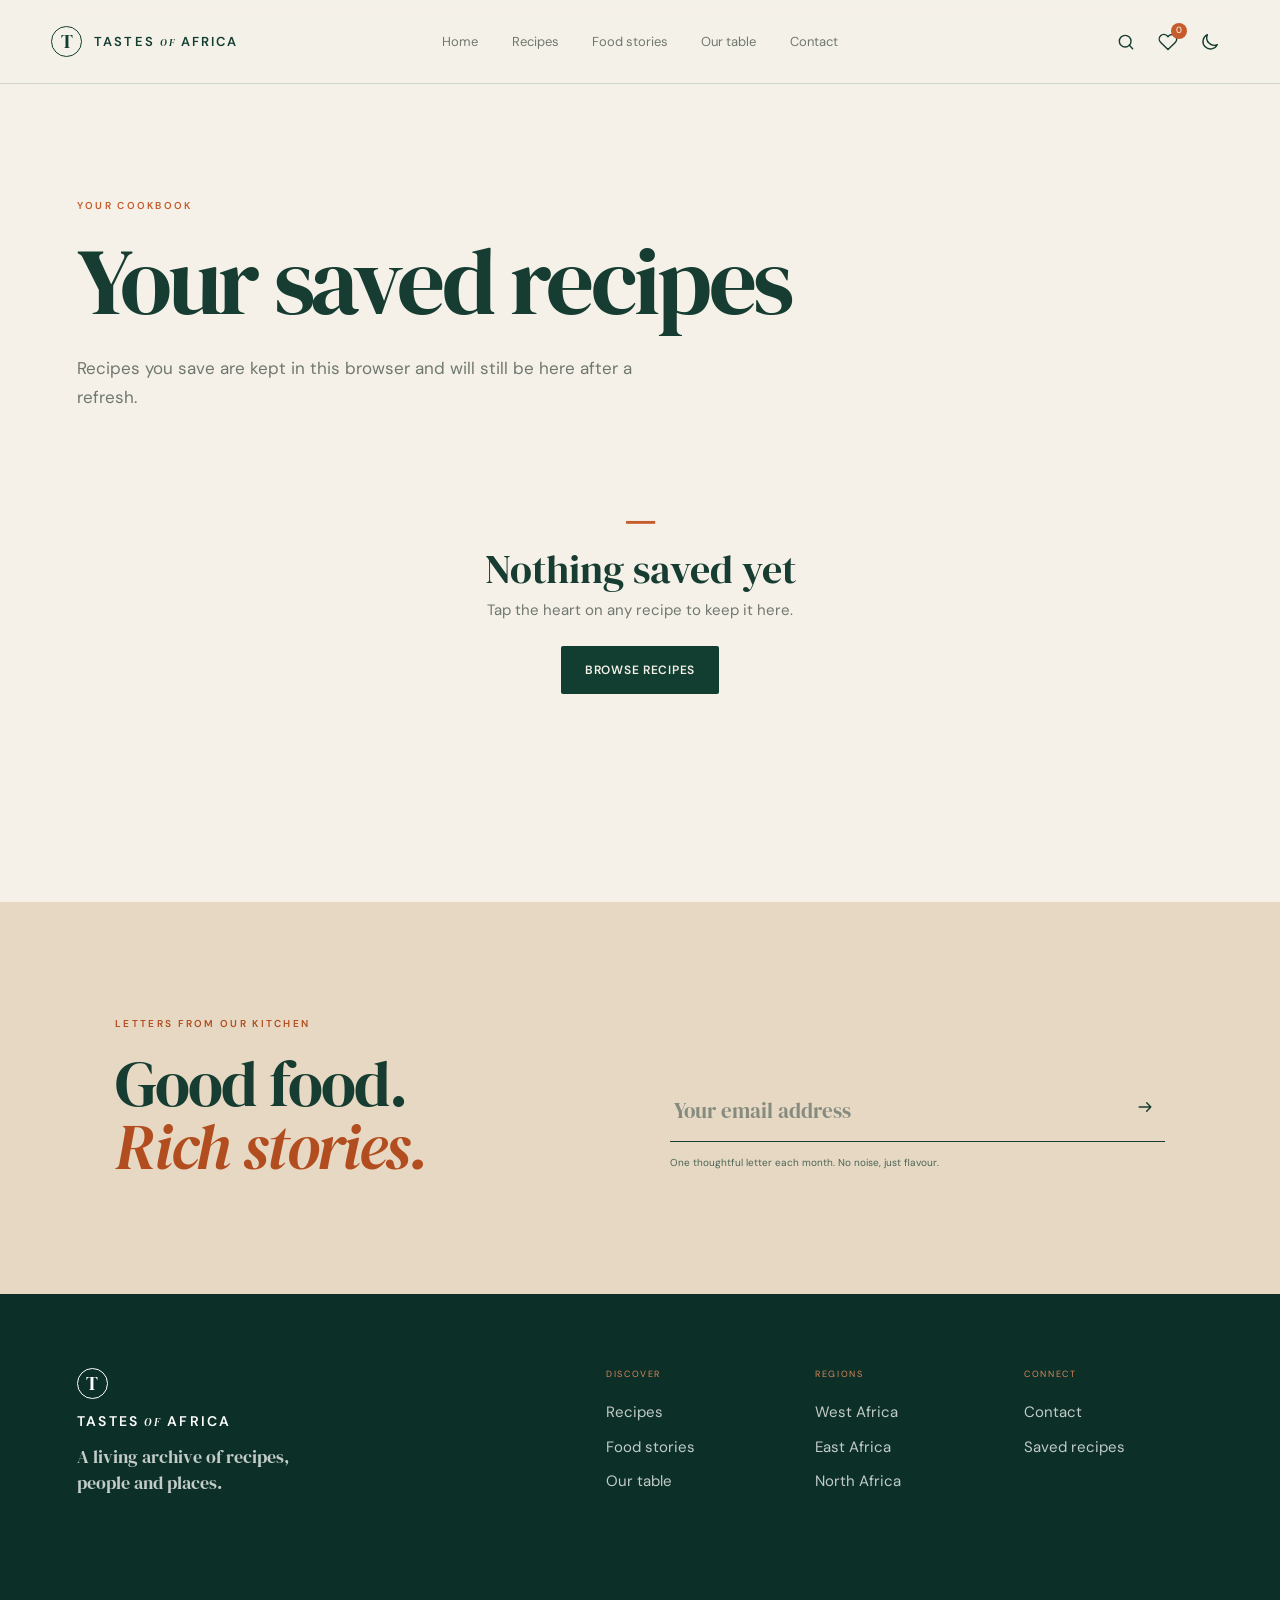
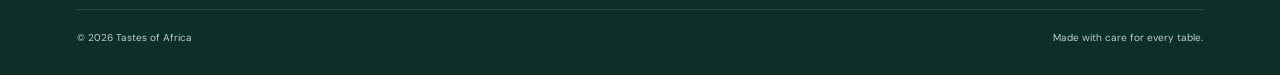
<file: favorites.html>
<!DOCTYPE html>
<html lang="en" data-theme="light">
<head>
  <meta charset="UTF-8">
  <meta name="viewport" content="width=device-width, initial-scale=1.0">
  <title>Saved Recipes | Tastes of Africa</title>
  <meta name="description" content="Your saved African recipes.">

  <!-- Google Fonts: DM Serif Display (headings) + DM Sans (body) -->
  <link rel="preconnect" href="https://fonts.googleapis.com">
  <link rel="preconnect" href="https://fonts.gstatic.com" crossorigin>
  <link href="https://fonts.googleapis.com/css2?family=DM+Sans:wght@400;500;600;700&family=DM+Serif+Display:ital@0;1&display=swap" rel="stylesheet">

  <!-- Apply the saved colour theme before the page paints (prevents a flash) -->
  <script>try{var t=localStorage.getItem('toa-theme');if(t)document.documentElement.setAttribute('data-theme',t)}catch(e){}</script>
  <link rel="stylesheet" href="styles.css">
</head>
<body data-page="favorites">
  <a class="skip-link" href="#main">Skip to content</a>
  <div class="app-shell">

  <!-- ===== Header & navigation ===== -->
  <header class="site-header">
    <a class="brand" href="index.html" aria-label="Tastes of Africa home">
      <span class="brand-mark">T</span>
      <span>TASTES <i>OF</i> AFRICA</span>
    </a>
    <nav class="main-nav" id="main-nav" aria-label="Main navigation">
        <a href="index.html">Home</a>
        <a href="recipes.html">Recipes</a>
        <a href="stories.html">Food stories</a>
        <a href="about.html">Our table</a>
        <a href="contact.html">Contact</a>
    </nav>
    <div class="header-actions">
      <a class="icon-button search-nav" href="recipes.html#recipe-search" aria-label="Search recipes"><svg width="20" height="20" viewBox="0 0 24 24" fill="none" stroke="currentColor" stroke-width="1.7" stroke-linecap="round" stroke-linejoin="round" aria-hidden="true"><circle cx="11" cy="11" r="7"/><path d="m20 20-4-4"/></svg></a>
      <a class="icon-button favourite-nav" id="fav-link" href="favorites.html" aria-label="Saved recipes"><svg width="20" height="20" viewBox="0 0 24 24" fill="none" stroke="currentColor" stroke-width="1.7" stroke-linecap="round" stroke-linejoin="round" aria-hidden="true"><path d="M20.8 4.6a5.5 5.5 0 0 0-7.8 0L12 5.7l-1.1-1.1a5.5 5.5 0 0 0-7.8 7.8l1.1 1.1L12 21l7.8-7.5 1.1-1.1a5.5 5.5 0 0 0-.1-7.8Z"/></svg><span id="fav-count" hidden>0</span></a>
      <button class="icon-button theme-toggle" id="theme-toggle" type="button" aria-label="Switch colour theme"><svg class="icon-moon" width="20" height="20" viewBox="0 0 24 24" fill="none" stroke="currentColor" stroke-width="1.7" stroke-linecap="round" stroke-linejoin="round" aria-hidden="true"><path d="M20.8 15.1A9 9 0 0 1 8.9 3.2 9 9 0 1 0 20.8 15.1Z"/></svg><svg class="icon-sun" width="20" height="20" viewBox="0 0 24 24" fill="none" stroke="currentColor" stroke-width="1.7" stroke-linecap="round" stroke-linejoin="round" aria-hidden="true"><circle cx="12" cy="12" r="4"/><path d="M12 2v2M12 20v2M4.9 4.9l1.4 1.4M17.7 17.7l1.4 1.4M2 12h2M20 12h2M4.9 19.1l1.4-1.4M17.7 6.3l1.4-1.4"/></svg></button>
      <button class="menu-button" id="menu-toggle" type="button" aria-label="Toggle menu" aria-expanded="false" aria-controls="main-nav"><svg class="icon-menu" width="20" height="20" viewBox="0 0 24 24" fill="none" stroke="currentColor" stroke-width="1.7" stroke-linecap="round" stroke-linejoin="round" aria-hidden="true"><path d="M4 7h16M4 12h16M4 17h16"/></svg><svg class="icon-close" width="20" height="20" viewBox="0 0 24 24" fill="none" stroke="currentColor" stroke-width="1.7" stroke-linecap="round" stroke-linejoin="round" aria-hidden="true"><path d="m6 6 12 12M18 6 6 18"/></svg></button>
    </div>
  </header>

  <main id="main">

    <section class="listing page-pad">
      <div class="listing-intro">
        <p class="eyebrow">Your cookbook</p>
        <h1>Your saved recipes</h1>
        <p>Recipes you save are kept in this browser and will still be here after a refresh.</p>
      </div>
      <div class="recipe-grid" id="favorites-grid" style="margin-top:70px"></div>
      <div class="empty-state hidden" id="no-favorites"><div><span>&mdash;</span><h2>Nothing saved yet</h2><p>Tap the heart on any recipe to keep it here.</p><a class="primary-button" href="recipes.html">Browse recipes</a></div></div>
    </section>
  </main>

  <!-- ===== Newsletter sign-up ===== -->
  <section class="newsletter" aria-labelledby="news-title">
    <div>
      <p class="eyebrow">Letters from our kitchen</p>
      <h2 id="news-title">Good food.<br><em>Rich stories.</em></h2>
    </div>
    <form id="newsletter-form" novalidate>
      <label class="field"><span class="sr-only">Email address</span>
        <input type="email" id="news-email" name="email" placeholder="Your email address" autocomplete="email" required>
        <button type="submit" aria-label="Subscribe"><svg width="20" height="20" viewBox="0 0 24 24" fill="none" stroke="currentColor" stroke-width="1.7" stroke-linecap="round" stroke-linejoin="round" aria-hidden="true"><path d="M5 12h14M14 7l5 5-5 5"/></svg></button>
      </label>
      <p class="error" id="news-error" role="alert"></p>
      <p>One thoughtful letter each month. No noise, just flavour.</p>
    </form>
  </section>

  <!-- ===== Footer ===== -->
  <footer class="footer page-pad">
    <div class="footer-brand">
      <span class="brand-mark">T</span>
      <h2>TASTES <i>OF</i> AFRICA</h2>
      <p>A living archive of recipes,<br>people and places.</p>
    </div>
    <div class="footer-links">
      <div><small>DISCOVER</small><a href="recipes.html">Recipes</a><a href="stories.html">Food stories</a><a href="about.html">Our table</a></div>
      <div><small>REGIONS</small><a href="regions-west-africa.html">West Africa</a><a href="regions-east-africa.html">East Africa</a><a href="regions-north-africa.html">North Africa</a></div>
      <div><small>CONNECT</small><a href="contact.html">Contact</a><a href="favorites.html">Saved recipes</a></div>
    </div>
    <div class="footer-bottom"><span>&copy; 2026 Tastes of Africa</span><span>Made with care for every table.</span></div>
  </footer>

  </div>
  <script src="script.js"></script>
</body>
</html>
</file>
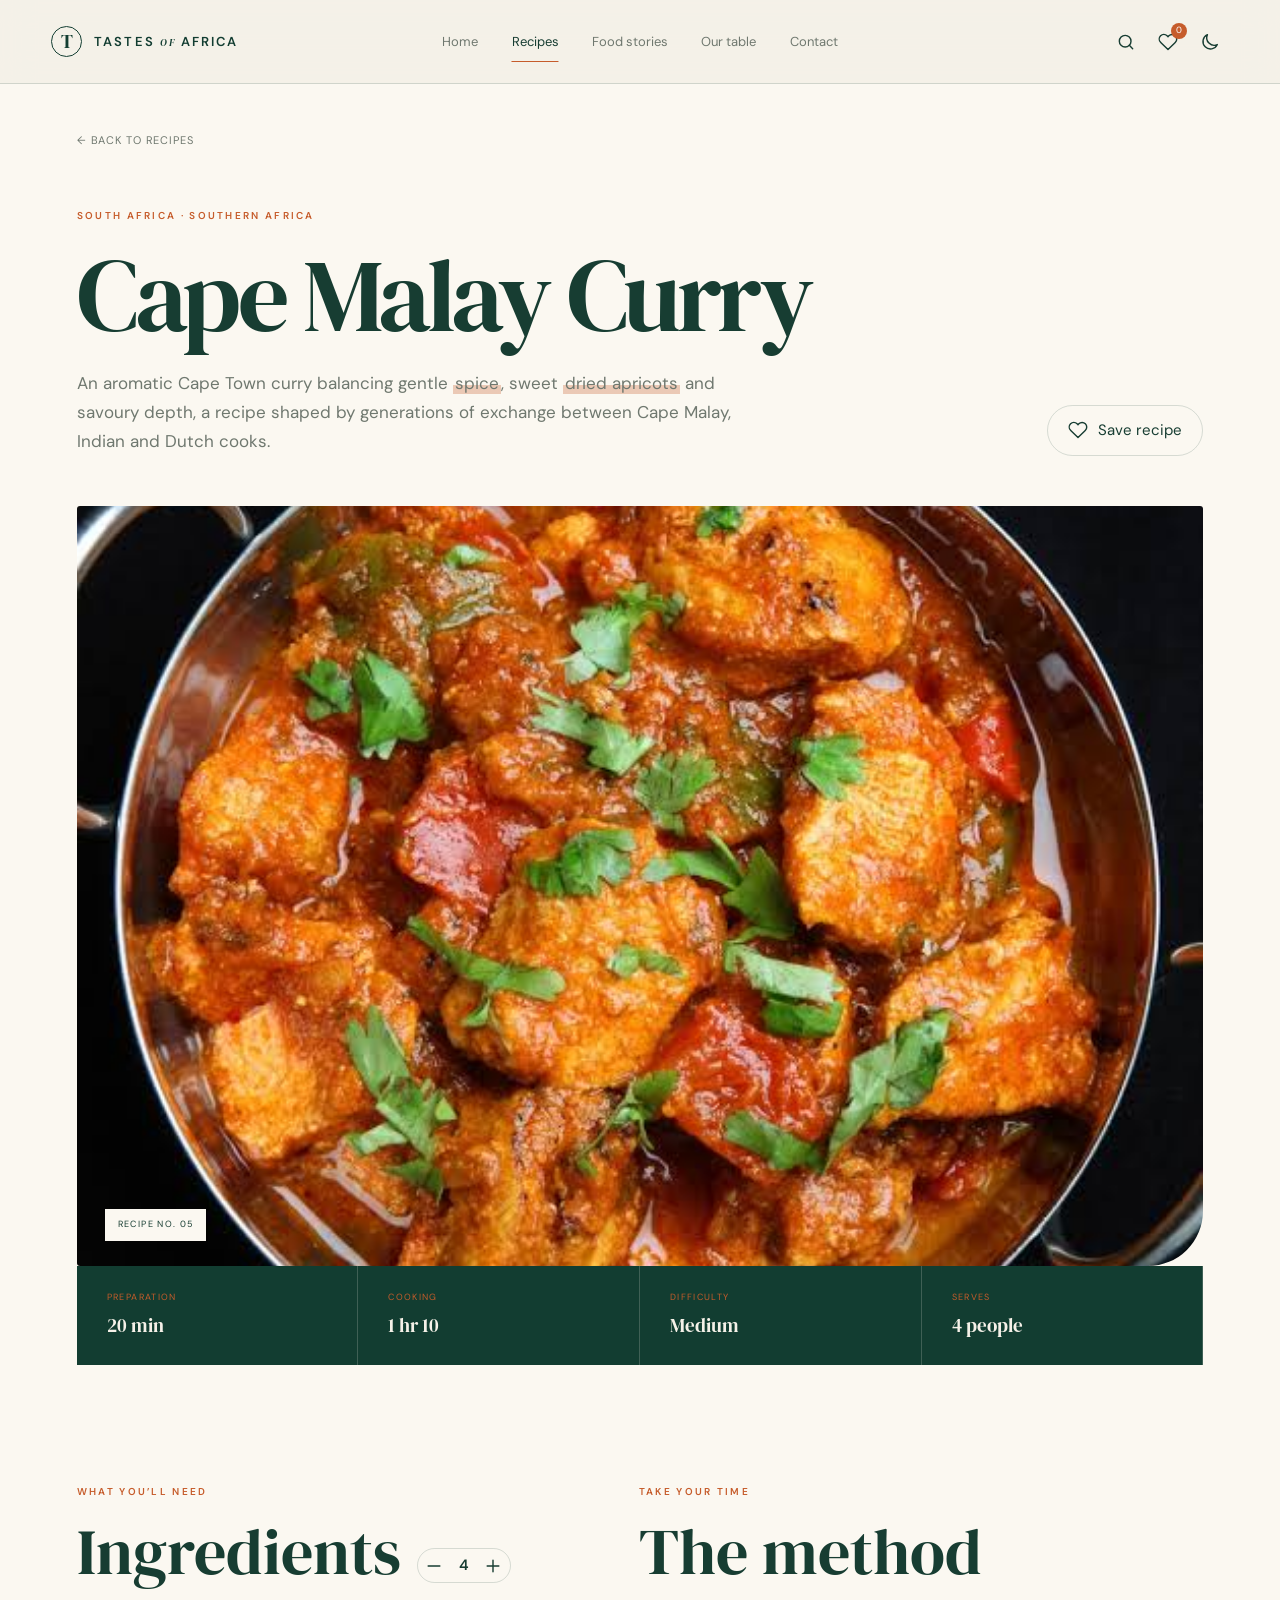
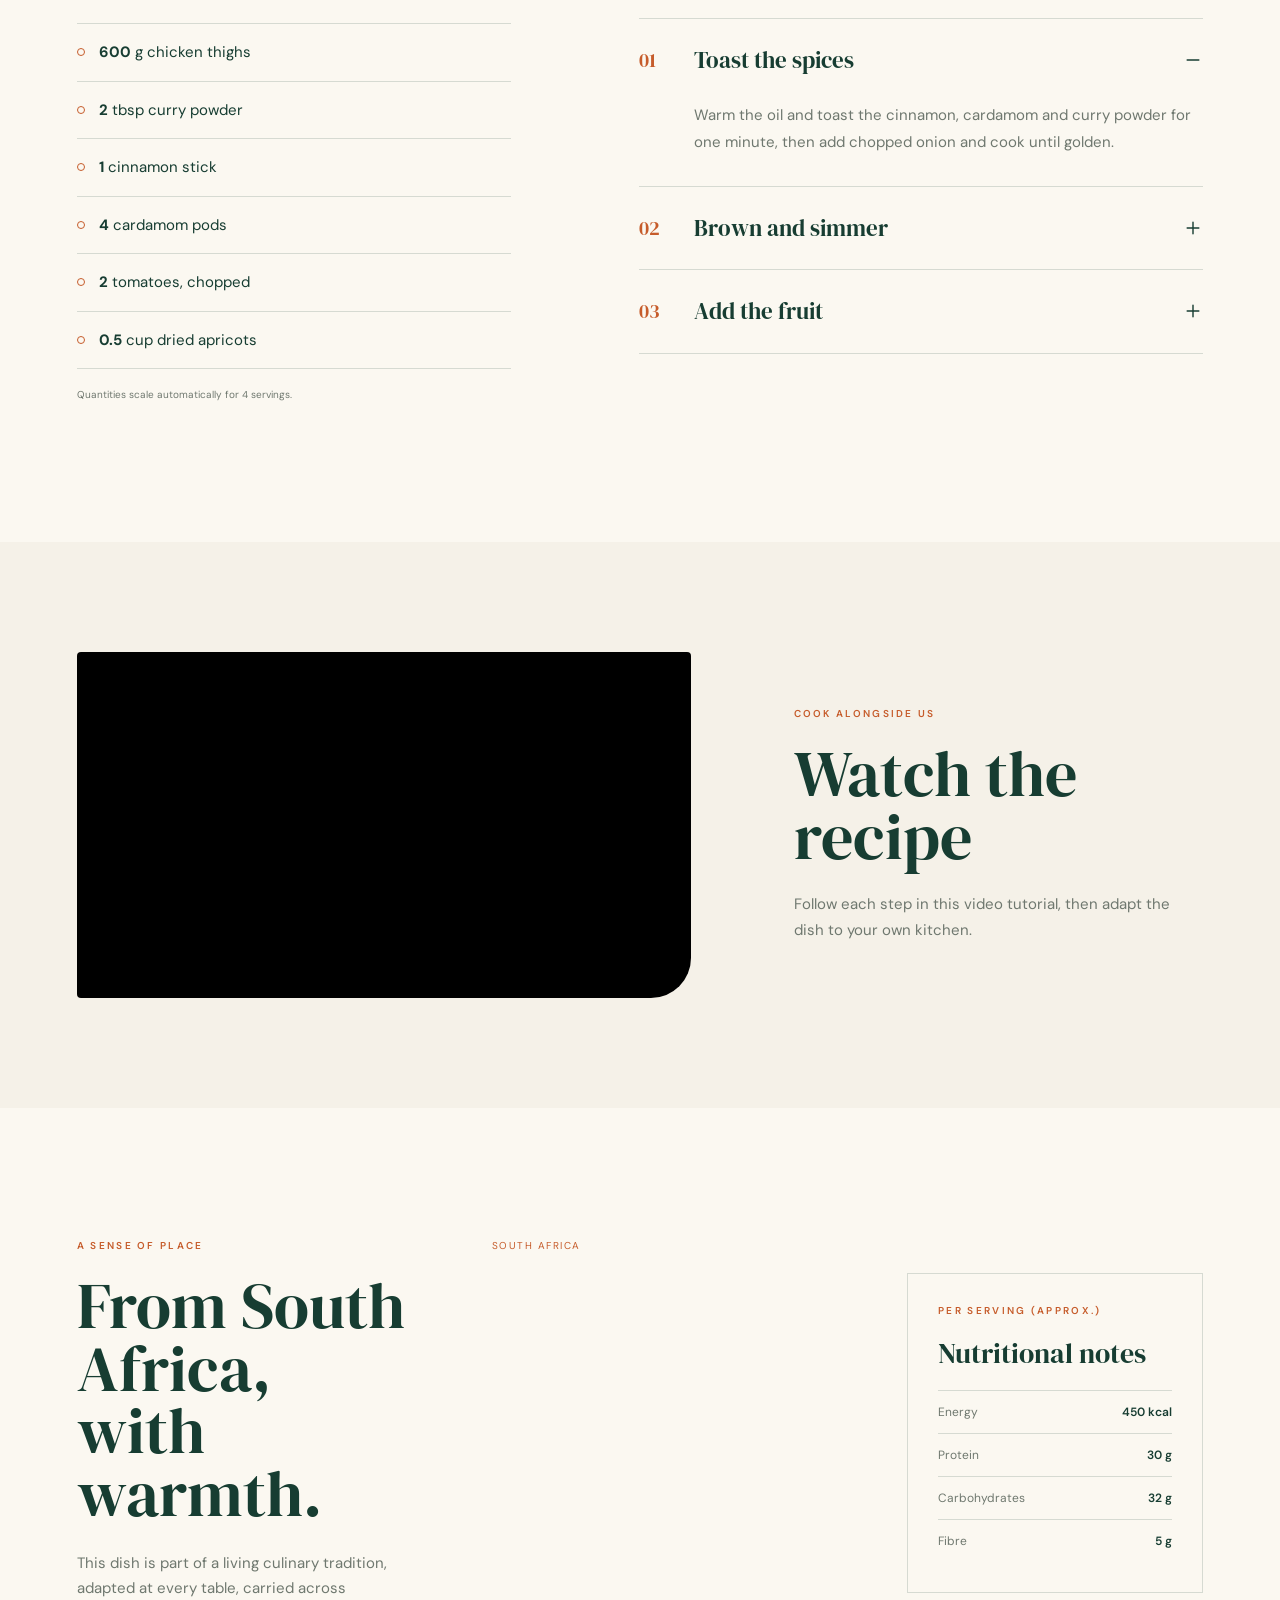
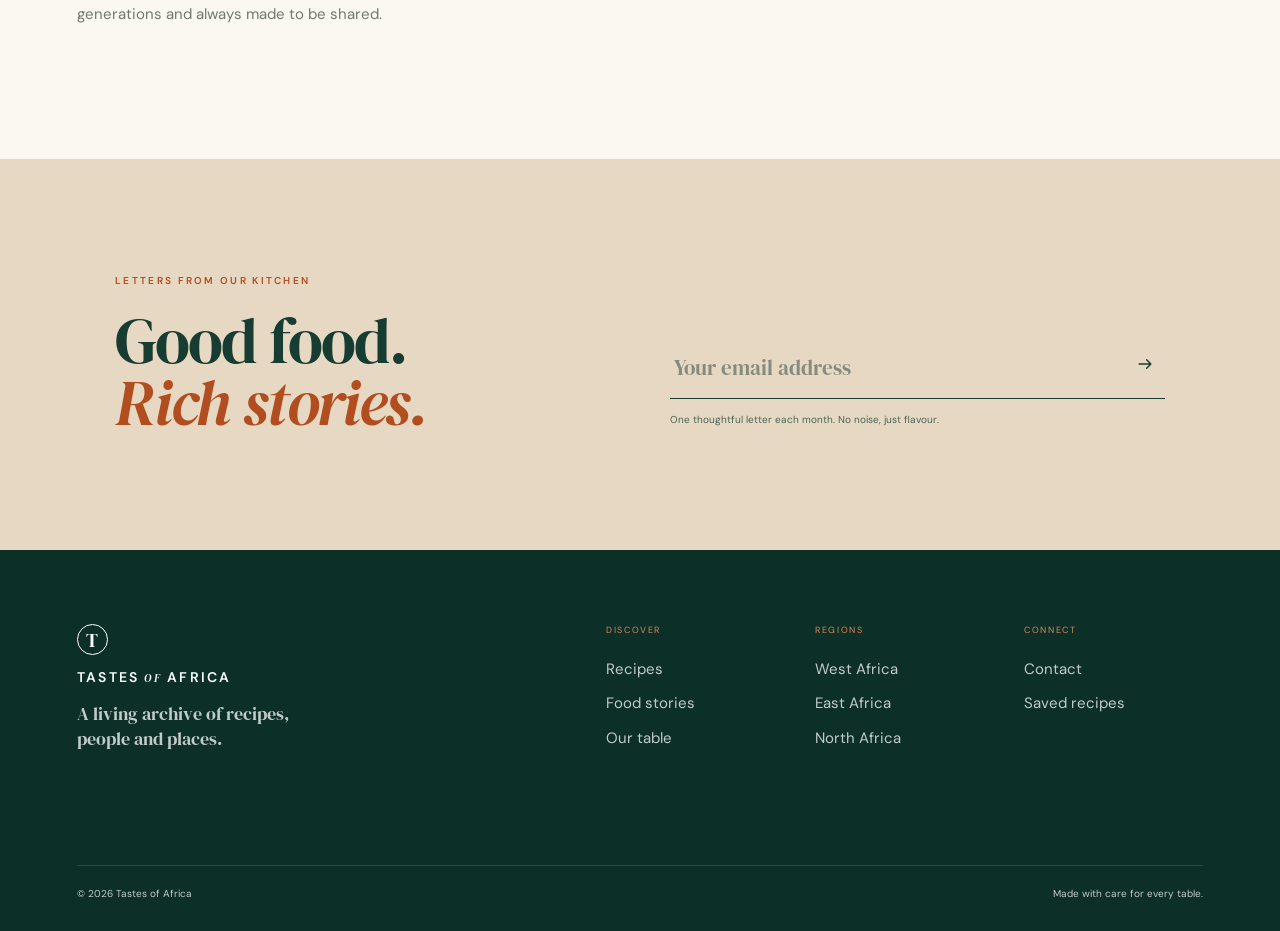
<file: recipe-cape-malay-curry.html>
<!DOCTYPE html>
<html lang="en" data-theme="light">
<head>
  <meta charset="UTF-8">
  <meta name="viewport" content="width=device-width, initial-scale=1.0">
  <title>Cape Malay Curry | Tastes of Africa</title>
  <meta name="description" content="An aromatic Cape Town curry balancing gentle spice, fruit and savoury depth, a recipe shaped by generations of exchange.">

  <!-- Google Fonts: DM Serif Display (headings) + DM Sans (body) -->
  <link rel="preconnect" href="https://fonts.googleapis.com">
  <link rel="preconnect" href="https://fonts.gstatic.com" crossorigin>
  <link href="https://fonts.googleapis.com/css2?family=DM+Sans:wght@400;500;600;700&family=DM+Serif+Display:ital@0;1&display=swap" rel="stylesheet">

  <!-- Apply the saved colour theme before the page paints (prevents a flash) -->
  <script>try{var t=localStorage.getItem('toa-theme');if(t)document.documentElement.setAttribute('data-theme',t)}catch(e){}</script>
  <link rel="stylesheet" href="styles.css">
</head>
<body data-page="recipes">
  <a class="skip-link" href="#main">Skip to content</a>
  <div class="app-shell">

  <!-- ===== Header & navigation ===== -->
  <header class="site-header">
    <a class="brand" href="index.html" aria-label="Tastes of Africa home">
      <span class="brand-mark">T</span>
      <span>TASTES <i>OF</i> AFRICA</span>
    </a>
    <nav class="main-nav" id="main-nav" aria-label="Main navigation">
        <a href="index.html">Home</a>
        <a href="recipes.html" class="active" aria-current="page">Recipes</a>
        <a href="stories.html">Food stories</a>
        <a href="about.html">Our table</a>
        <a href="contact.html">Contact</a>
    </nav>
    <div class="header-actions">
      <a class="icon-button search-nav" href="recipes.html#recipe-search" aria-label="Search recipes"><svg width="20" height="20" viewBox="0 0 24 24" fill="none" stroke="currentColor" stroke-width="1.7" stroke-linecap="round" stroke-linejoin="round" aria-hidden="true"><circle cx="11" cy="11" r="7"/><path d="m20 20-4-4"/></svg></a>
      <a class="icon-button favourite-nav" id="fav-link" href="favorites.html" aria-label="Saved recipes"><svg width="20" height="20" viewBox="0 0 24 24" fill="none" stroke="currentColor" stroke-width="1.7" stroke-linecap="round" stroke-linejoin="round" aria-hidden="true"><path d="M20.8 4.6a5.5 5.5 0 0 0-7.8 0L12 5.7l-1.1-1.1a5.5 5.5 0 0 0-7.8 7.8l1.1 1.1L12 21l7.8-7.5 1.1-1.1a5.5 5.5 0 0 0-.1-7.8Z"/></svg><span id="fav-count" hidden>0</span></a>
      <button class="icon-button theme-toggle" id="theme-toggle" type="button" aria-label="Switch colour theme"><svg class="icon-moon" width="20" height="20" viewBox="0 0 24 24" fill="none" stroke="currentColor" stroke-width="1.7" stroke-linecap="round" stroke-linejoin="round" aria-hidden="true"><path d="M20.8 15.1A9 9 0 0 1 8.9 3.2 9 9 0 1 0 20.8 15.1Z"/></svg><svg class="icon-sun" width="20" height="20" viewBox="0 0 24 24" fill="none" stroke="currentColor" stroke-width="1.7" stroke-linecap="round" stroke-linejoin="round" aria-hidden="true"><circle cx="12" cy="12" r="4"/><path d="M12 2v2M12 20v2M4.9 4.9l1.4 1.4M17.7 17.7l1.4 1.4M2 12h2M20 12h2M4.9 19.1l1.4-1.4M17.7 6.3l1.4-1.4"/></svg></button>
      <button class="menu-button" id="menu-toggle" type="button" aria-label="Toggle menu" aria-expanded="false" aria-controls="main-nav"><svg class="icon-menu" width="20" height="20" viewBox="0 0 24 24" fill="none" stroke="currentColor" stroke-width="1.7" stroke-linecap="round" stroke-linejoin="round" aria-hidden="true"><path d="M4 7h16M4 12h16M4 17h16"/></svg><svg class="icon-close" width="20" height="20" viewBox="0 0 24 24" fill="none" stroke="currentColor" stroke-width="1.7" stroke-linecap="round" stroke-linejoin="round" aria-hidden="true"><path d="m6 6 12 12M18 6 6 18"/></svg></button>
    </div>
  </header>

  <main id="main">

    <article class="detail-page" data-id="cape-malay-curry">
      <div class="detail-top page-pad">
        <a class="back-button" href="recipes.html">&larr; Back to recipes</a>
        <div class="detail-heading">
          <div>
            <p class="eyebrow">South Africa &middot; Southern Africa</p>
            <h1>Cape Malay Curry</h1>
            <p>An aromatic Cape Town curry balancing gentle <mark>spice</mark>, sweet <mark>dried apricots</mark> and savoury depth, a recipe shaped by generations of exchange between Cape Malay, Indian and Dutch cooks.</p>
          </div>
          <button type="button" class="save-pill" data-id="cape-malay-curry" aria-pressed="false"><svg width="20" height="20" viewBox="0 0 24 24" fill="none" stroke="currentColor" stroke-width="1.7" stroke-linecap="round" stroke-linejoin="round" aria-hidden="true"><path d="M20.8 4.6a5.5 5.5 0 0 0-7.8 0L12 5.7l-1.1-1.1a5.5 5.5 0 0 0-7.8 7.8l1.1 1.1L12 21l7.8-7.5 1.1-1.1a5.5 5.5 0 0 0-.1-7.8Z"/></svg><span class="save-label">Save recipe</span></button>
        </div>
        <figure class="detail-image">
          <img src="images/Cape%20Malay%20Curry.jpg" alt="Cape Malay Curry, a traditional dish from South Africa">
          <figcaption>Recipe no. 05</figcaption>
        </figure>
      </div>

      <div class="detail-facts">
        <div><small>Preparation</small><b>20 min</b></div>
        <div><small>Cooking</small><b>1 hr 10</b></div>
        <div><small>Difficulty</small><b>Medium</b></div>
        <div><small>Serves</small><b id="serves-label">4 people</b></div>
      </div>

      <div class="recipe-body page-pad">
        <aside class="ingredients-panel">
          <div class="ingredients-title">
            <div><p class="eyebrow">What you&rsquo;ll need</p><h2>Ingredients</h2></div>
            <div class="servings" role="group" aria-label="Number of servings">
              <button type="button" id="serv-down" aria-label="Decrease servings"><svg width="20" height="20" viewBox="0 0 24 24" fill="none" stroke="currentColor" stroke-width="1.7" stroke-linecap="round" stroke-linejoin="round" aria-hidden="true"><path d="M5 12h14"/></svg></button>
              <span id="serv-count" aria-live="polite">4</span>
              <button type="button" id="serv-up" aria-label="Increase servings"><svg width="20" height="20" viewBox="0 0 24 24" fill="none" stroke="currentColor" stroke-width="1.7" stroke-linecap="round" stroke-linejoin="round" aria-hidden="true"><path d="M12 5v14M5 12h14"/></svg></button>
            </div>
          </div>
          <ul id="ingredients" data-base-servings="4">
            <li><i></i><span><b class="qty" data-base="600">600</b> g chicken thighs</span></li>
            <li><i></i><span><b class="qty" data-base="2">2</b> tbsp curry powder</span></li>
            <li><i></i><span><b class="qty" data-base="1">1</b> cinnamon stick</span></li>
            <li><i></i><span><b class="qty" data-base="4">4</b> cardamom pods</span></li>
            <li><i></i><span><b class="qty" data-base="2">2</b> tomatoes, chopped</span></li>
            <li><i></i><span><b class="qty" data-base="0.5">0.5</b> cup dried apricots</span></li>
          </ul>
          <p class="scaling-note" id="scaling-note">Quantities scale automatically for 4 servings.</p>
        </aside>
        <div class="method-panel">
          <p class="eyebrow">Take your time</p>
          <h2>The method</h2>
          <div class="steps">
          <details class="step" open>
            <summary><span>01</span><b>Toast the spices</b><svg class="icon-plus" width="20" height="20" viewBox="0 0 24 24" fill="none" stroke="currentColor" stroke-width="1.7" stroke-linecap="round" stroke-linejoin="round" aria-hidden="true"><path d="M12 5v14M5 12h14"/></svg><svg class="icon-minus" width="20" height="20" viewBox="0 0 24 24" fill="none" stroke="currentColor" stroke-width="1.7" stroke-linecap="round" stroke-linejoin="round" aria-hidden="true"><path d="M5 12h14"/></svg></summary>
            <p>Warm the oil and toast the cinnamon, cardamom and curry powder for one minute, then add chopped onion and cook until golden.</p>
          </details>
          <details class="step">
            <summary><span>02</span><b>Brown and simmer</b><svg class="icon-plus" width="20" height="20" viewBox="0 0 24 24" fill="none" stroke="currentColor" stroke-width="1.7" stroke-linecap="round" stroke-linejoin="round" aria-hidden="true"><path d="M12 5v14M5 12h14"/></svg><svg class="icon-minus" width="20" height="20" viewBox="0 0 24 24" fill="none" stroke="currentColor" stroke-width="1.7" stroke-linecap="round" stroke-linejoin="round" aria-hidden="true"><path d="M5 12h14"/></svg></summary>
            <p>Add the chicken and tomatoes, then simmer with a little water for 35 minutes.</p>
          </details>
          <details class="step">
            <summary><span>03</span><b>Add the fruit</b><svg class="icon-plus" width="20" height="20" viewBox="0 0 24 24" fill="none" stroke="currentColor" stroke-width="1.7" stroke-linecap="round" stroke-linejoin="round" aria-hidden="true"><path d="M12 5v14M5 12h14"/></svg><svg class="icon-minus" width="20" height="20" viewBox="0 0 24 24" fill="none" stroke="currentColor" stroke-width="1.7" stroke-linecap="round" stroke-linejoin="round" aria-hidden="true"><path d="M5 12h14"/></svg></summary>
            <p>Stir in the apricots and cook 15 more minutes until the sauce is glossy. Serve with rice or roti.</p>
          </details>
          </div>
        </div>
      </div>

      <div class="tutorial page-pad">
        <div class="tutorial-video"><iframe src="https://www.youtube.com/embed/QH7VcVgIyrE" title="Cape Malay Curry video tutorial" allow="accelerometer; autoplay; clipboard-write; encrypted-media; gyroscope; picture-in-picture" allowfullscreen loading="lazy"></iframe></div>
        <div>
          <p class="eyebrow">Cook alongside us</p>
          <h2>Watch the recipe</h2>
          <p>Follow each step in this video tutorial, then adapt the dish to your own kitchen.</p>
        </div>
      </div>

      <div class="origin page-pad">
        <div>
          <p class="eyebrow">A sense of place</p>
          <h2>From South Africa,<br>with warmth.</h2>
          <p>This dish is part of a living culinary tradition, adapted at every table, carried across generations and always made to be shared.</p>
        </div>
        <div class="origin-map"><span>South Africa</span><iframe src="https://maps.google.com/maps?q=South+Africa&amp;z=5&amp;output=embed" title="Map of South Africa" loading="lazy" referrerpolicy="no-referrer-when-downgrade"></iframe></div>
        <div class="nutrition">
          <p class="eyebrow">Per serving (approx.)</p>
          <h3>Nutritional notes</h3>
          <table><caption class="sr-only">Approximate nutritional facts for Cape Malay Curry</caption>
            <tbody>
              <tr><th scope="row">Energy</th><td>450 kcal</td></tr>
              <tr><th scope="row">Protein</th><td>30 g</td></tr>
              <tr><th scope="row">Carbohydrates</th><td>32 g</td></tr>
              <tr><th scope="row">Fibre</th><td>5 g</td></tr>
            </tbody>
          </table>
        </div>
      </div>
    </article>
  </main>

  <!-- ===== Newsletter sign-up ===== -->
  <section class="newsletter" aria-labelledby="news-title">
    <div>
      <p class="eyebrow">Letters from our kitchen</p>
      <h2 id="news-title">Good food.<br><em>Rich stories.</em></h2>
    </div>
    <form id="newsletter-form" novalidate>
      <label class="field"><span class="sr-only">Email address</span>
        <input type="email" id="news-email" name="email" placeholder="Your email address" autocomplete="email" required>
        <button type="submit" aria-label="Subscribe"><svg width="20" height="20" viewBox="0 0 24 24" fill="none" stroke="currentColor" stroke-width="1.7" stroke-linecap="round" stroke-linejoin="round" aria-hidden="true"><path d="M5 12h14M14 7l5 5-5 5"/></svg></button>
      </label>
      <p class="error" id="news-error" role="alert"></p>
      <p>One thoughtful letter each month. No noise, just flavour.</p>
    </form>
  </section>

  <!-- ===== Footer ===== -->
  <footer class="footer page-pad">
    <div class="footer-brand">
      <span class="brand-mark">T</span>
      <h2>TASTES <i>OF</i> AFRICA</h2>
      <p>A living archive of recipes,<br>people and places.</p>
    </div>
    <div class="footer-links">
      <div><small>DISCOVER</small><a href="recipes.html">Recipes</a><a href="stories.html">Food stories</a><a href="about.html">Our table</a></div>
      <div><small>REGIONS</small><a href="regions-west-africa.html">West Africa</a><a href="regions-east-africa.html">East Africa</a><a href="regions-north-africa.html">North Africa</a></div>
      <div><small>CONNECT</small><a href="contact.html">Contact</a><a href="favorites.html">Saved recipes</a></div>
    </div>
    <div class="footer-bottom"><span>&copy; 2026 Tastes of Africa</span><span>Made with care for every table.</span></div>
  </footer>

  </div>
  <script src="script.js"></script>
</body>
</html>
</file>
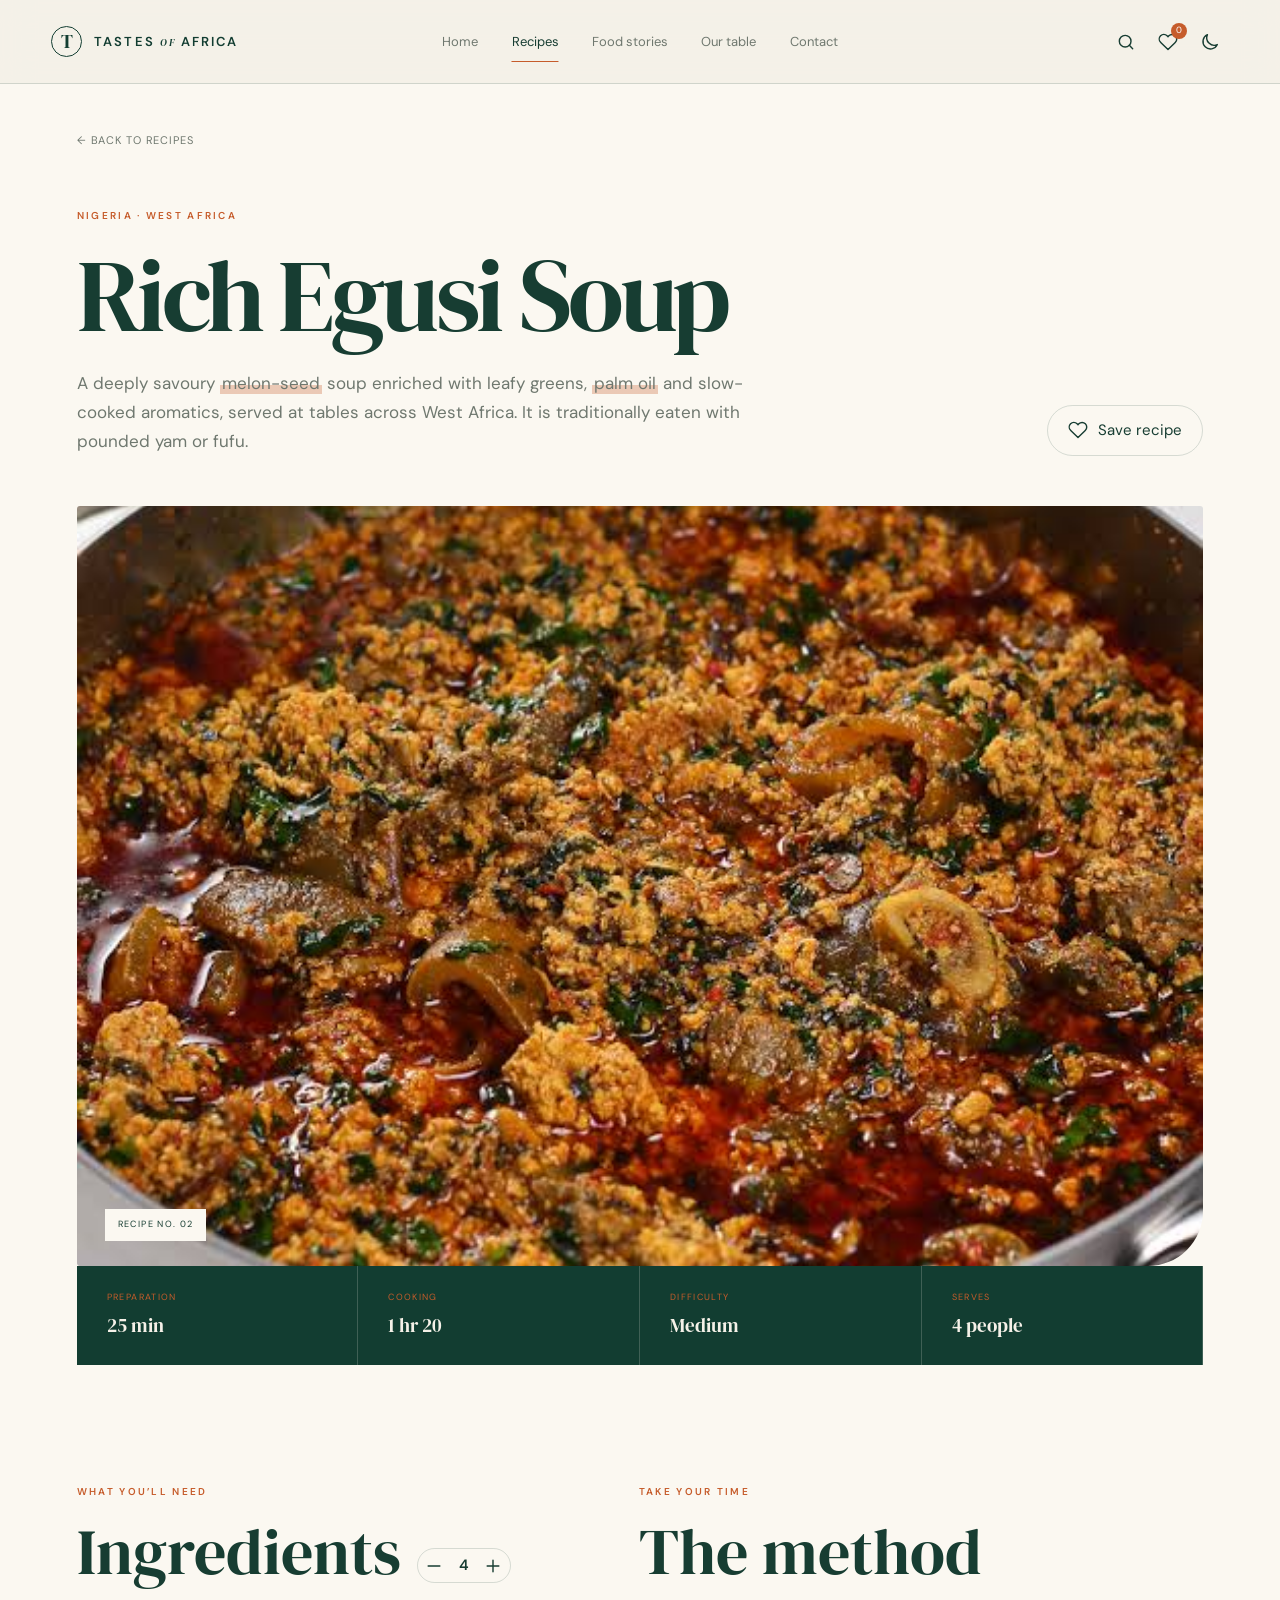
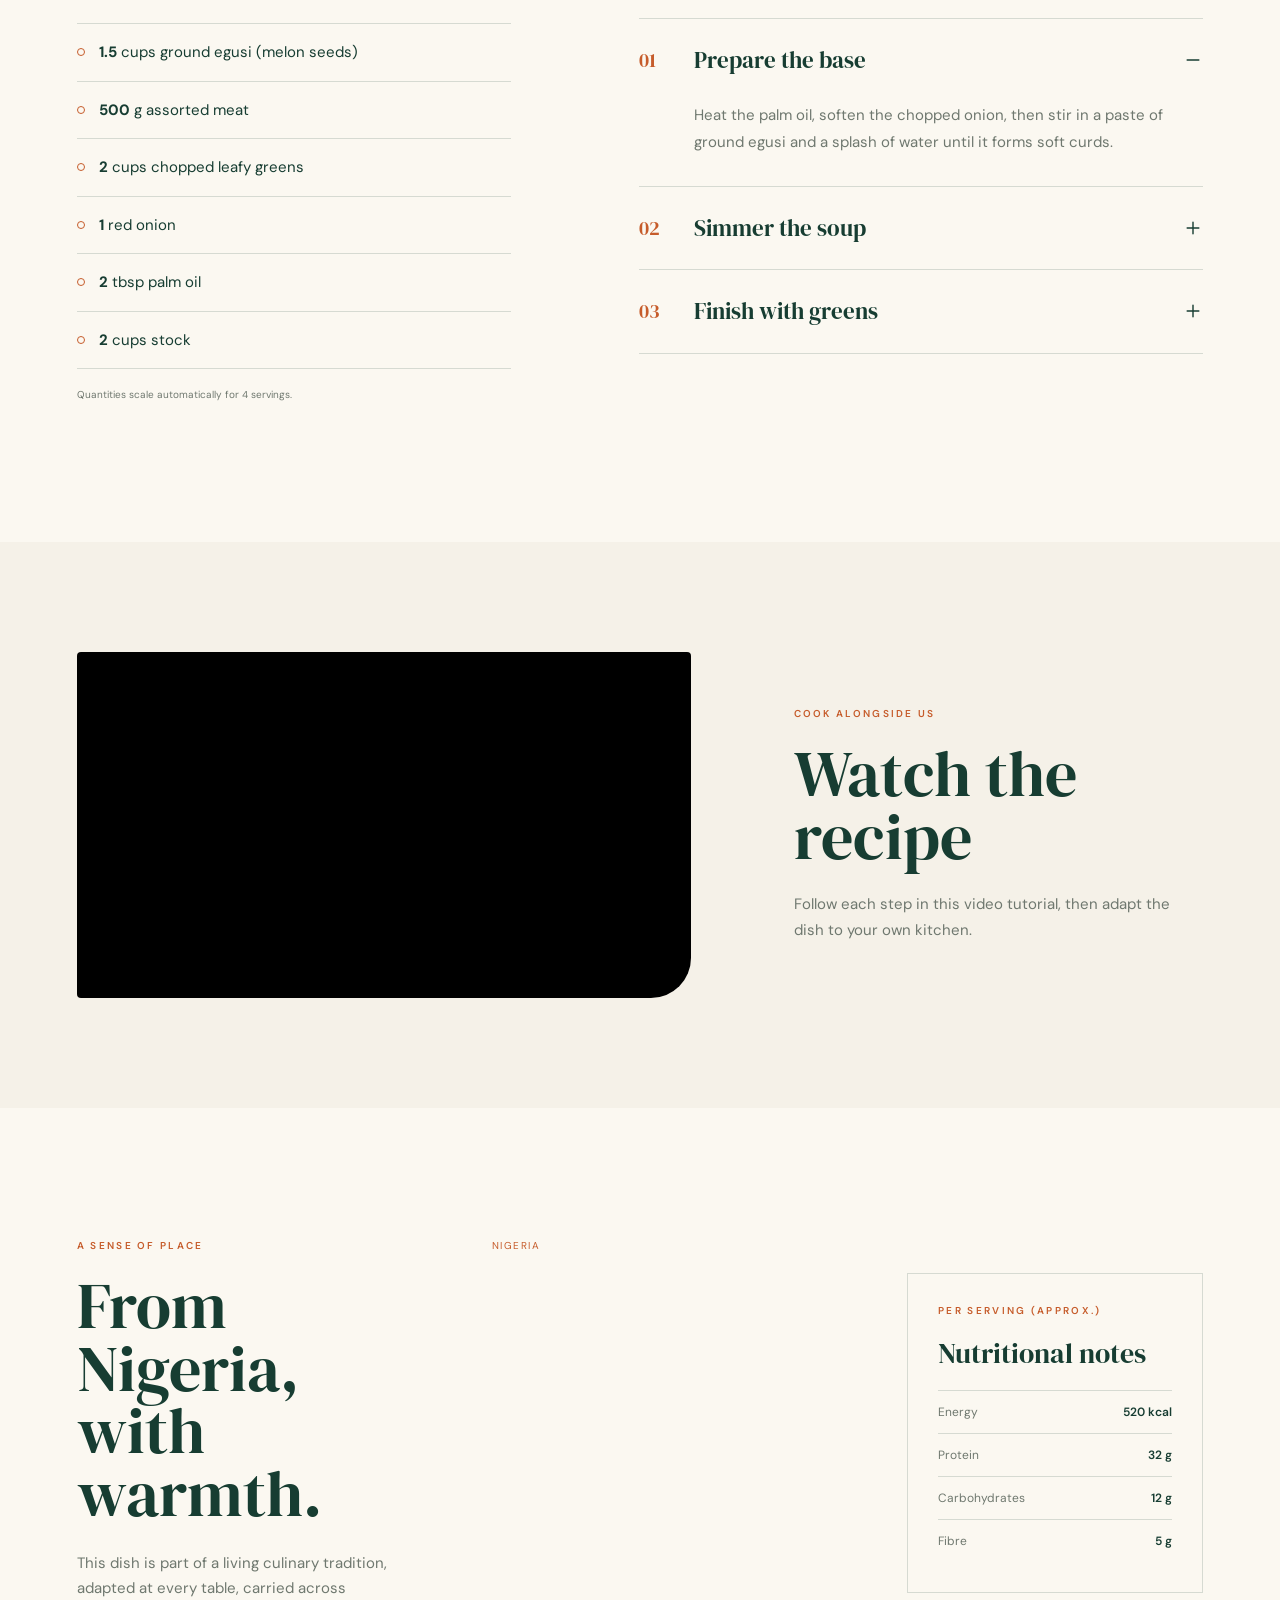
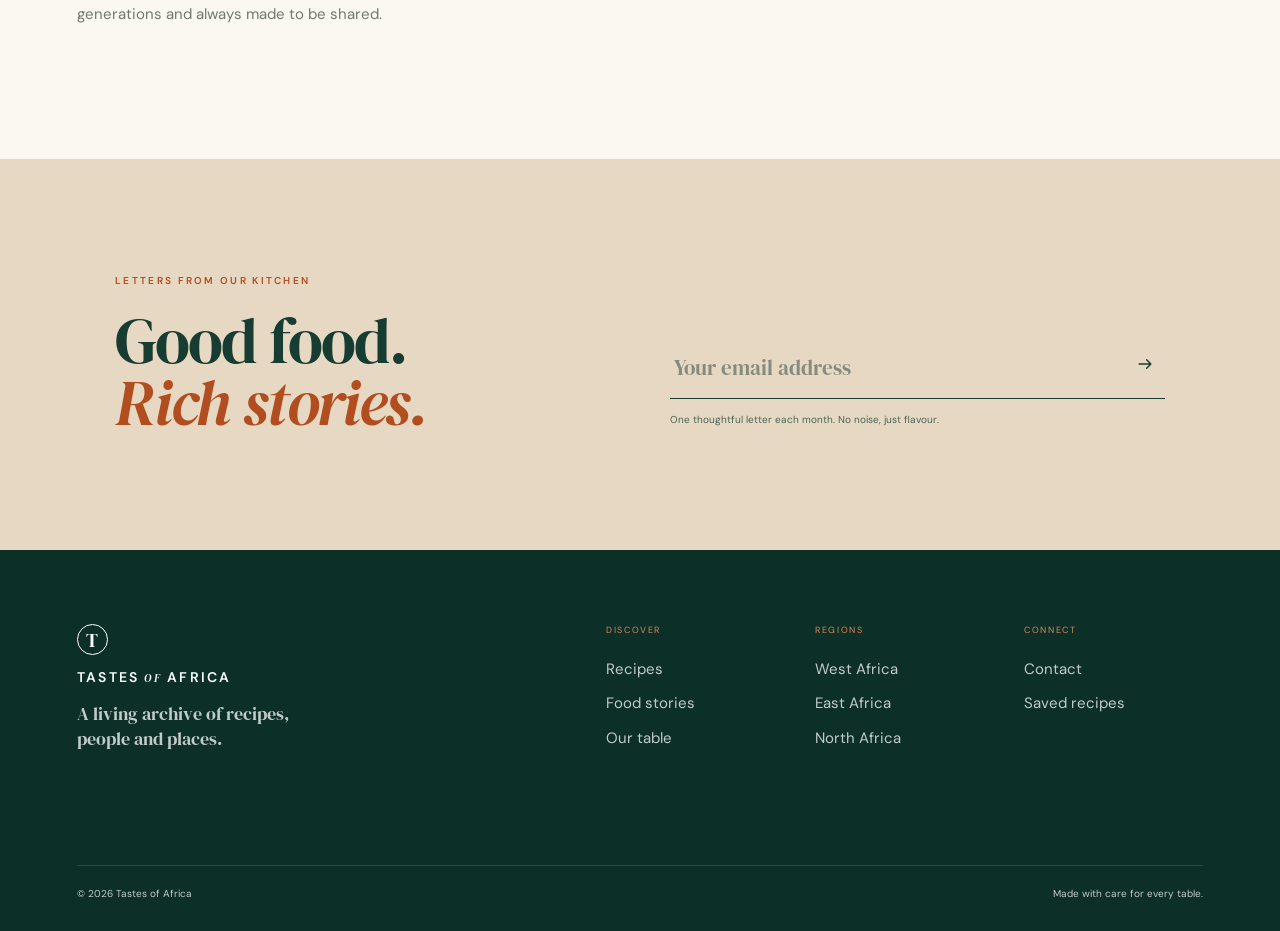
<file: recipe-egusi-soup.html>
<!DOCTYPE html>
<html lang="en" data-theme="light">
<head>
  <meta charset="UTF-8">
  <meta name="viewport" content="width=device-width, initial-scale=1.0">
  <title>Rich Egusi Soup | Tastes of Africa</title>
  <meta name="description" content="A deeply savoury melon-seed soup enriched with leafy greens and slow-cooked aromatics, served at tables across West Africa.">

  <!-- Google Fonts: DM Serif Display (headings) + DM Sans (body) -->
  <link rel="preconnect" href="https://fonts.googleapis.com">
  <link rel="preconnect" href="https://fonts.gstatic.com" crossorigin>
  <link href="https://fonts.googleapis.com/css2?family=DM+Sans:wght@400;500;600;700&family=DM+Serif+Display:ital@0;1&display=swap" rel="stylesheet">

  <!-- Apply the saved colour theme before the page paints (prevents a flash) -->
  <script>try{var t=localStorage.getItem('toa-theme');if(t)document.documentElement.setAttribute('data-theme',t)}catch(e){}</script>
  <link rel="stylesheet" href="styles.css">
</head>
<body data-page="recipes">
  <a class="skip-link" href="#main">Skip to content</a>
  <div class="app-shell">

  <!-- ===== Header & navigation ===== -->
  <header class="site-header">
    <a class="brand" href="index.html" aria-label="Tastes of Africa home">
      <span class="brand-mark">T</span>
      <span>TASTES <i>OF</i> AFRICA</span>
    </a>
    <nav class="main-nav" id="main-nav" aria-label="Main navigation">
        <a href="index.html">Home</a>
        <a href="recipes.html" class="active" aria-current="page">Recipes</a>
        <a href="stories.html">Food stories</a>
        <a href="about.html">Our table</a>
        <a href="contact.html">Contact</a>
    </nav>
    <div class="header-actions">
      <a class="icon-button search-nav" href="recipes.html#recipe-search" aria-label="Search recipes"><svg width="20" height="20" viewBox="0 0 24 24" fill="none" stroke="currentColor" stroke-width="1.7" stroke-linecap="round" stroke-linejoin="round" aria-hidden="true"><circle cx="11" cy="11" r="7"/><path d="m20 20-4-4"/></svg></a>
      <a class="icon-button favourite-nav" id="fav-link" href="favorites.html" aria-label="Saved recipes"><svg width="20" height="20" viewBox="0 0 24 24" fill="none" stroke="currentColor" stroke-width="1.7" stroke-linecap="round" stroke-linejoin="round" aria-hidden="true"><path d="M20.8 4.6a5.5 5.5 0 0 0-7.8 0L12 5.7l-1.1-1.1a5.5 5.5 0 0 0-7.8 7.8l1.1 1.1L12 21l7.8-7.5 1.1-1.1a5.5 5.5 0 0 0-.1-7.8Z"/></svg><span id="fav-count" hidden>0</span></a>
      <button class="icon-button theme-toggle" id="theme-toggle" type="button" aria-label="Switch colour theme"><svg class="icon-moon" width="20" height="20" viewBox="0 0 24 24" fill="none" stroke="currentColor" stroke-width="1.7" stroke-linecap="round" stroke-linejoin="round" aria-hidden="true"><path d="M20.8 15.1A9 9 0 0 1 8.9 3.2 9 9 0 1 0 20.8 15.1Z"/></svg><svg class="icon-sun" width="20" height="20" viewBox="0 0 24 24" fill="none" stroke="currentColor" stroke-width="1.7" stroke-linecap="round" stroke-linejoin="round" aria-hidden="true"><circle cx="12" cy="12" r="4"/><path d="M12 2v2M12 20v2M4.9 4.9l1.4 1.4M17.7 17.7l1.4 1.4M2 12h2M20 12h2M4.9 19.1l1.4-1.4M17.7 6.3l1.4-1.4"/></svg></button>
      <button class="menu-button" id="menu-toggle" type="button" aria-label="Toggle menu" aria-expanded="false" aria-controls="main-nav"><svg class="icon-menu" width="20" height="20" viewBox="0 0 24 24" fill="none" stroke="currentColor" stroke-width="1.7" stroke-linecap="round" stroke-linejoin="round" aria-hidden="true"><path d="M4 7h16M4 12h16M4 17h16"/></svg><svg class="icon-close" width="20" height="20" viewBox="0 0 24 24" fill="none" stroke="currentColor" stroke-width="1.7" stroke-linecap="round" stroke-linejoin="round" aria-hidden="true"><path d="m6 6 12 12M18 6 6 18"/></svg></button>
    </div>
  </header>

  <main id="main">

    <article class="detail-page" data-id="egusi-soup">
      <div class="detail-top page-pad">
        <a class="back-button" href="recipes.html">&larr; Back to recipes</a>
        <div class="detail-heading">
          <div>
            <p class="eyebrow">Nigeria &middot; West Africa</p>
            <h1>Rich Egusi Soup</h1>
            <p>A deeply savoury <mark>melon-seed</mark> soup enriched with leafy greens, <mark>palm oil</mark> and slow-cooked aromatics, served at tables across West Africa. It is traditionally eaten with pounded yam or fufu.</p>
          </div>
          <button type="button" class="save-pill" data-id="egusi-soup" aria-pressed="false"><svg width="20" height="20" viewBox="0 0 24 24" fill="none" stroke="currentColor" stroke-width="1.7" stroke-linecap="round" stroke-linejoin="round" aria-hidden="true"><path d="M20.8 4.6a5.5 5.5 0 0 0-7.8 0L12 5.7l-1.1-1.1a5.5 5.5 0 0 0-7.8 7.8l1.1 1.1L12 21l7.8-7.5 1.1-1.1a5.5 5.5 0 0 0-.1-7.8Z"/></svg><span class="save-label">Save recipe</span></button>
        </div>
        <figure class="detail-image">
          <img src="images/Rich%20Egusi%20Soup.jpg" alt="Rich Egusi Soup, a traditional dish from Nigeria">
          <figcaption>Recipe no. 02</figcaption>
        </figure>
      </div>

      <div class="detail-facts">
        <div><small>Preparation</small><b>25 min</b></div>
        <div><small>Cooking</small><b>1 hr 20</b></div>
        <div><small>Difficulty</small><b>Medium</b></div>
        <div><small>Serves</small><b id="serves-label">4 people</b></div>
      </div>

      <div class="recipe-body page-pad">
        <aside class="ingredients-panel">
          <div class="ingredients-title">
            <div><p class="eyebrow">What you&rsquo;ll need</p><h2>Ingredients</h2></div>
            <div class="servings" role="group" aria-label="Number of servings">
              <button type="button" id="serv-down" aria-label="Decrease servings"><svg width="20" height="20" viewBox="0 0 24 24" fill="none" stroke="currentColor" stroke-width="1.7" stroke-linecap="round" stroke-linejoin="round" aria-hidden="true"><path d="M5 12h14"/></svg></button>
              <span id="serv-count" aria-live="polite">4</span>
              <button type="button" id="serv-up" aria-label="Increase servings"><svg width="20" height="20" viewBox="0 0 24 24" fill="none" stroke="currentColor" stroke-width="1.7" stroke-linecap="round" stroke-linejoin="round" aria-hidden="true"><path d="M12 5v14M5 12h14"/></svg></button>
            </div>
          </div>
          <ul id="ingredients" data-base-servings="4">
            <li><i></i><span><b class="qty" data-base="1.5">1.5</b> cups ground egusi (melon seeds)</span></li>
            <li><i></i><span><b class="qty" data-base="500">500</b> g assorted meat</span></li>
            <li><i></i><span><b class="qty" data-base="2">2</b> cups chopped leafy greens</span></li>
            <li><i></i><span><b class="qty" data-base="1">1</b> red onion</span></li>
            <li><i></i><span><b class="qty" data-base="2">2</b> tbsp palm oil</span></li>
            <li><i></i><span><b class="qty" data-base="2">2</b> cups stock</span></li>
          </ul>
          <p class="scaling-note" id="scaling-note">Quantities scale automatically for 4 servings.</p>
        </aside>
        <div class="method-panel">
          <p class="eyebrow">Take your time</p>
          <h2>The method</h2>
          <div class="steps">
          <details class="step" open>
            <summary><span>01</span><b>Prepare the base</b><svg class="icon-plus" width="20" height="20" viewBox="0 0 24 24" fill="none" stroke="currentColor" stroke-width="1.7" stroke-linecap="round" stroke-linejoin="round" aria-hidden="true"><path d="M12 5v14M5 12h14"/></svg><svg class="icon-minus" width="20" height="20" viewBox="0 0 24 24" fill="none" stroke="currentColor" stroke-width="1.7" stroke-linecap="round" stroke-linejoin="round" aria-hidden="true"><path d="M5 12h14"/></svg></summary>
            <p>Heat the palm oil, soften the chopped onion, then stir in a paste of ground egusi and a splash of water until it forms soft curds.</p>
          </details>
          <details class="step">
            <summary><span>02</span><b>Simmer the soup</b><svg class="icon-plus" width="20" height="20" viewBox="0 0 24 24" fill="none" stroke="currentColor" stroke-width="1.7" stroke-linecap="round" stroke-linejoin="round" aria-hidden="true"><path d="M12 5v14M5 12h14"/></svg><svg class="icon-minus" width="20" height="20" viewBox="0 0 24 24" fill="none" stroke="currentColor" stroke-width="1.7" stroke-linecap="round" stroke-linejoin="round" aria-hidden="true"><path d="M5 12h14"/></svg></summary>
            <p>Add the stock and the cooked meat. Cover and simmer gently for 30 minutes, stirring now and then.</p>
          </details>
          <details class="step">
            <summary><span>03</span><b>Finish with greens</b><svg class="icon-plus" width="20" height="20" viewBox="0 0 24 24" fill="none" stroke="currentColor" stroke-width="1.7" stroke-linecap="round" stroke-linejoin="round" aria-hidden="true"><path d="M12 5v14M5 12h14"/></svg><svg class="icon-minus" width="20" height="20" viewBox="0 0 24 24" fill="none" stroke="currentColor" stroke-width="1.7" stroke-linecap="round" stroke-linejoin="round" aria-hidden="true"><path d="M5 12h14"/></svg></summary>
            <p>Fold in the chopped greens and cook for 10 minutes more. Season well and serve with pounded yam or fufu.</p>
          </details>
          </div>
        </div>
      </div>

      <div class="tutorial page-pad">
        <div class="tutorial-video"><iframe src="https://www.youtube.com/embed/HgIPlhUUsUc" title="Rich Egusi Soup video tutorial" allow="accelerometer; autoplay; clipboard-write; encrypted-media; gyroscope; picture-in-picture" allowfullscreen loading="lazy"></iframe></div>
        <div>
          <p class="eyebrow">Cook alongside us</p>
          <h2>Watch the recipe</h2>
          <p>Follow each step in this video tutorial, then adapt the dish to your own kitchen.</p>
        </div>
      </div>

      <div class="origin page-pad">
        <div>
          <p class="eyebrow">A sense of place</p>
          <h2>From Nigeria,<br>with warmth.</h2>
          <p>This dish is part of a living culinary tradition, adapted at every table, carried across generations and always made to be shared.</p>
        </div>
        <div class="origin-map"><span>Nigeria</span><iframe src="https://maps.google.com/maps?q=Nigeria&amp;z=5&amp;output=embed" title="Map of Nigeria" loading="lazy" referrerpolicy="no-referrer-when-downgrade"></iframe></div>
        <div class="nutrition">
          <p class="eyebrow">Per serving (approx.)</p>
          <h3>Nutritional notes</h3>
          <table><caption class="sr-only">Approximate nutritional facts for Rich Egusi Soup</caption>
            <tbody>
              <tr><th scope="row">Energy</th><td>520 kcal</td></tr>
              <tr><th scope="row">Protein</th><td>32 g</td></tr>
              <tr><th scope="row">Carbohydrates</th><td>12 g</td></tr>
              <tr><th scope="row">Fibre</th><td>5 g</td></tr>
            </tbody>
          </table>
        </div>
      </div>
    </article>
  </main>

  <!-- ===== Newsletter sign-up ===== -->
  <section class="newsletter" aria-labelledby="news-title">
    <div>
      <p class="eyebrow">Letters from our kitchen</p>
      <h2 id="news-title">Good food.<br><em>Rich stories.</em></h2>
    </div>
    <form id="newsletter-form" novalidate>
      <label class="field"><span class="sr-only">Email address</span>
        <input type="email" id="news-email" name="email" placeholder="Your email address" autocomplete="email" required>
        <button type="submit" aria-label="Subscribe"><svg width="20" height="20" viewBox="0 0 24 24" fill="none" stroke="currentColor" stroke-width="1.7" stroke-linecap="round" stroke-linejoin="round" aria-hidden="true"><path d="M5 12h14M14 7l5 5-5 5"/></svg></button>
      </label>
      <p class="error" id="news-error" role="alert"></p>
      <p>One thoughtful letter each month. No noise, just flavour.</p>
    </form>
  </section>

  <!-- ===== Footer ===== -->
  <footer class="footer page-pad">
    <div class="footer-brand">
      <span class="brand-mark">T</span>
      <h2>TASTES <i>OF</i> AFRICA</h2>
      <p>A living archive of recipes,<br>people and places.</p>
    </div>
    <div class="footer-links">
      <div><small>DISCOVER</small><a href="recipes.html">Recipes</a><a href="stories.html">Food stories</a><a href="about.html">Our table</a></div>
      <div><small>REGIONS</small><a href="regions-west-africa.html">West Africa</a><a href="regions-east-africa.html">East Africa</a><a href="regions-north-africa.html">North Africa</a></div>
      <div><small>CONNECT</small><a href="contact.html">Contact</a><a href="favorites.html">Saved recipes</a></div>
    </div>
    <div class="footer-bottom"><span>&copy; 2026 Tastes of Africa</span><span>Made with care for every table.</span></div>
  </footer>

  </div>
  <script src="script.js"></script>
</body>
</html>
</file>
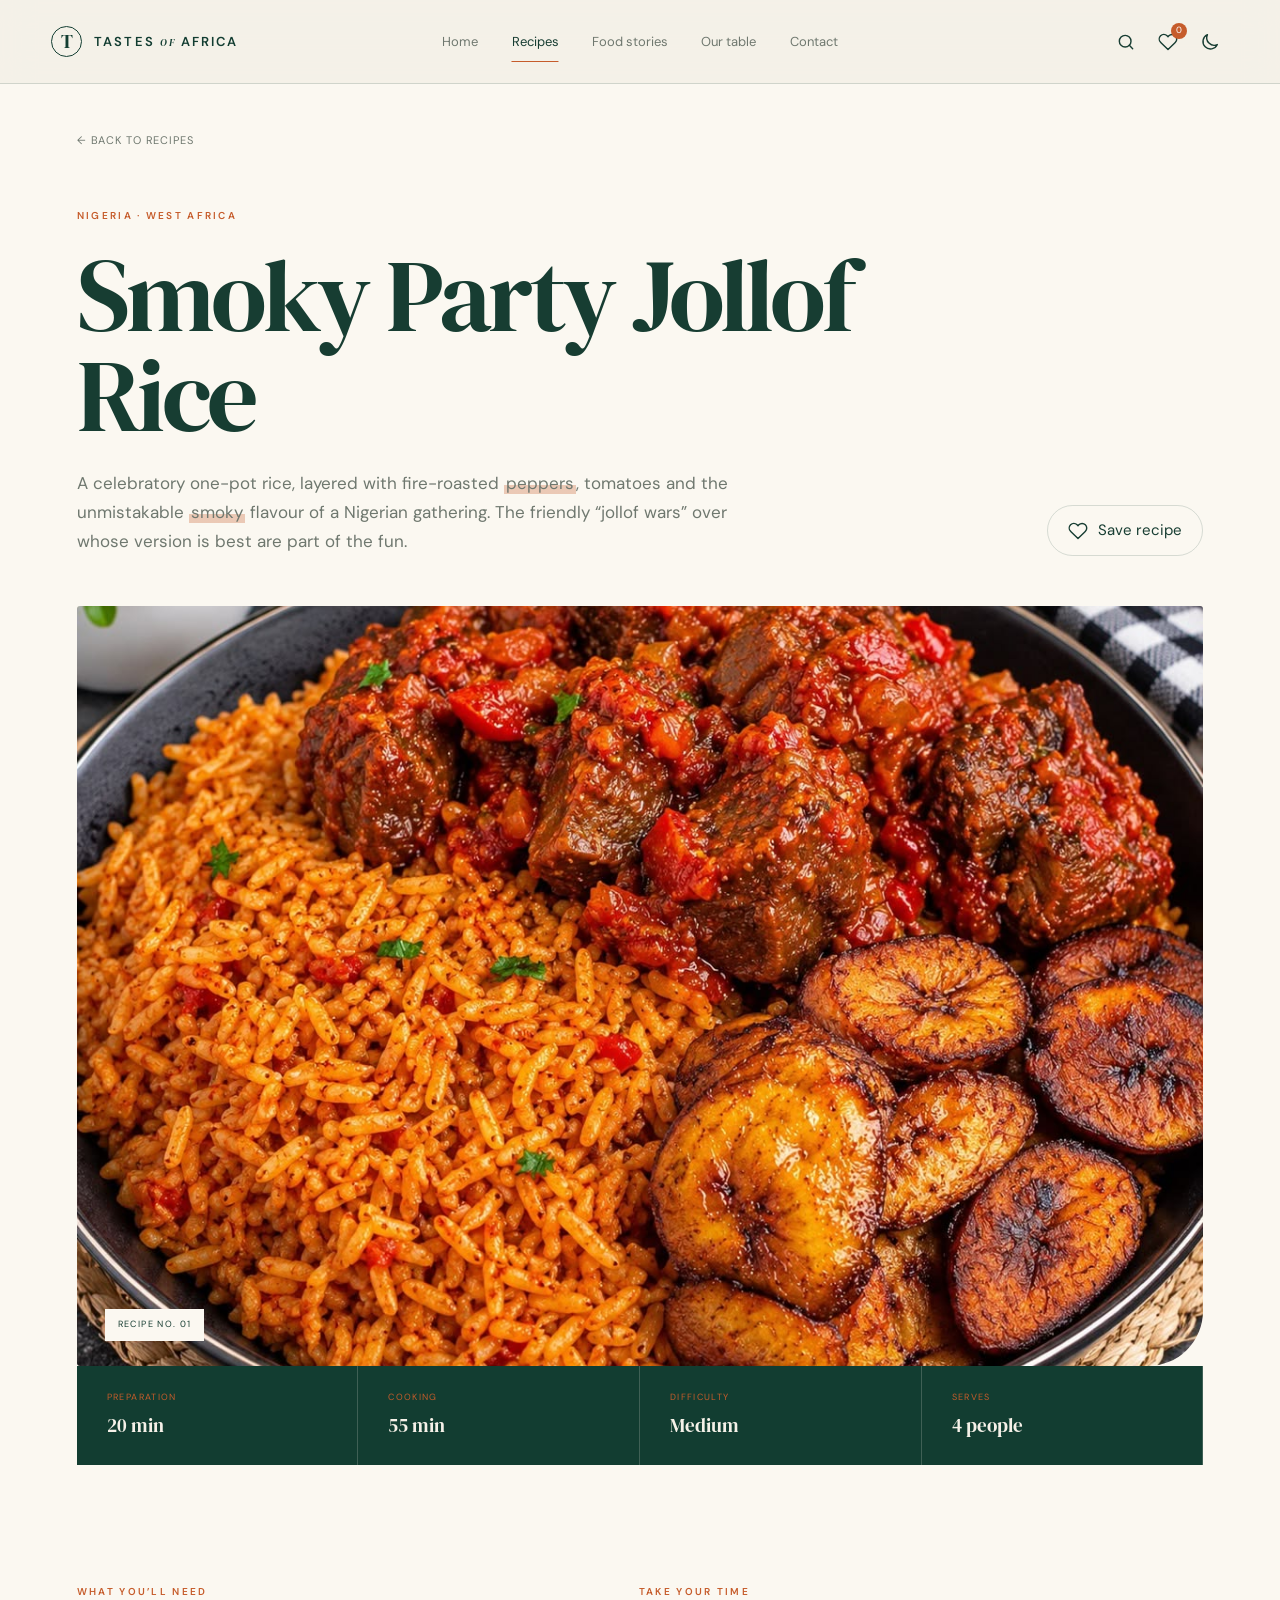
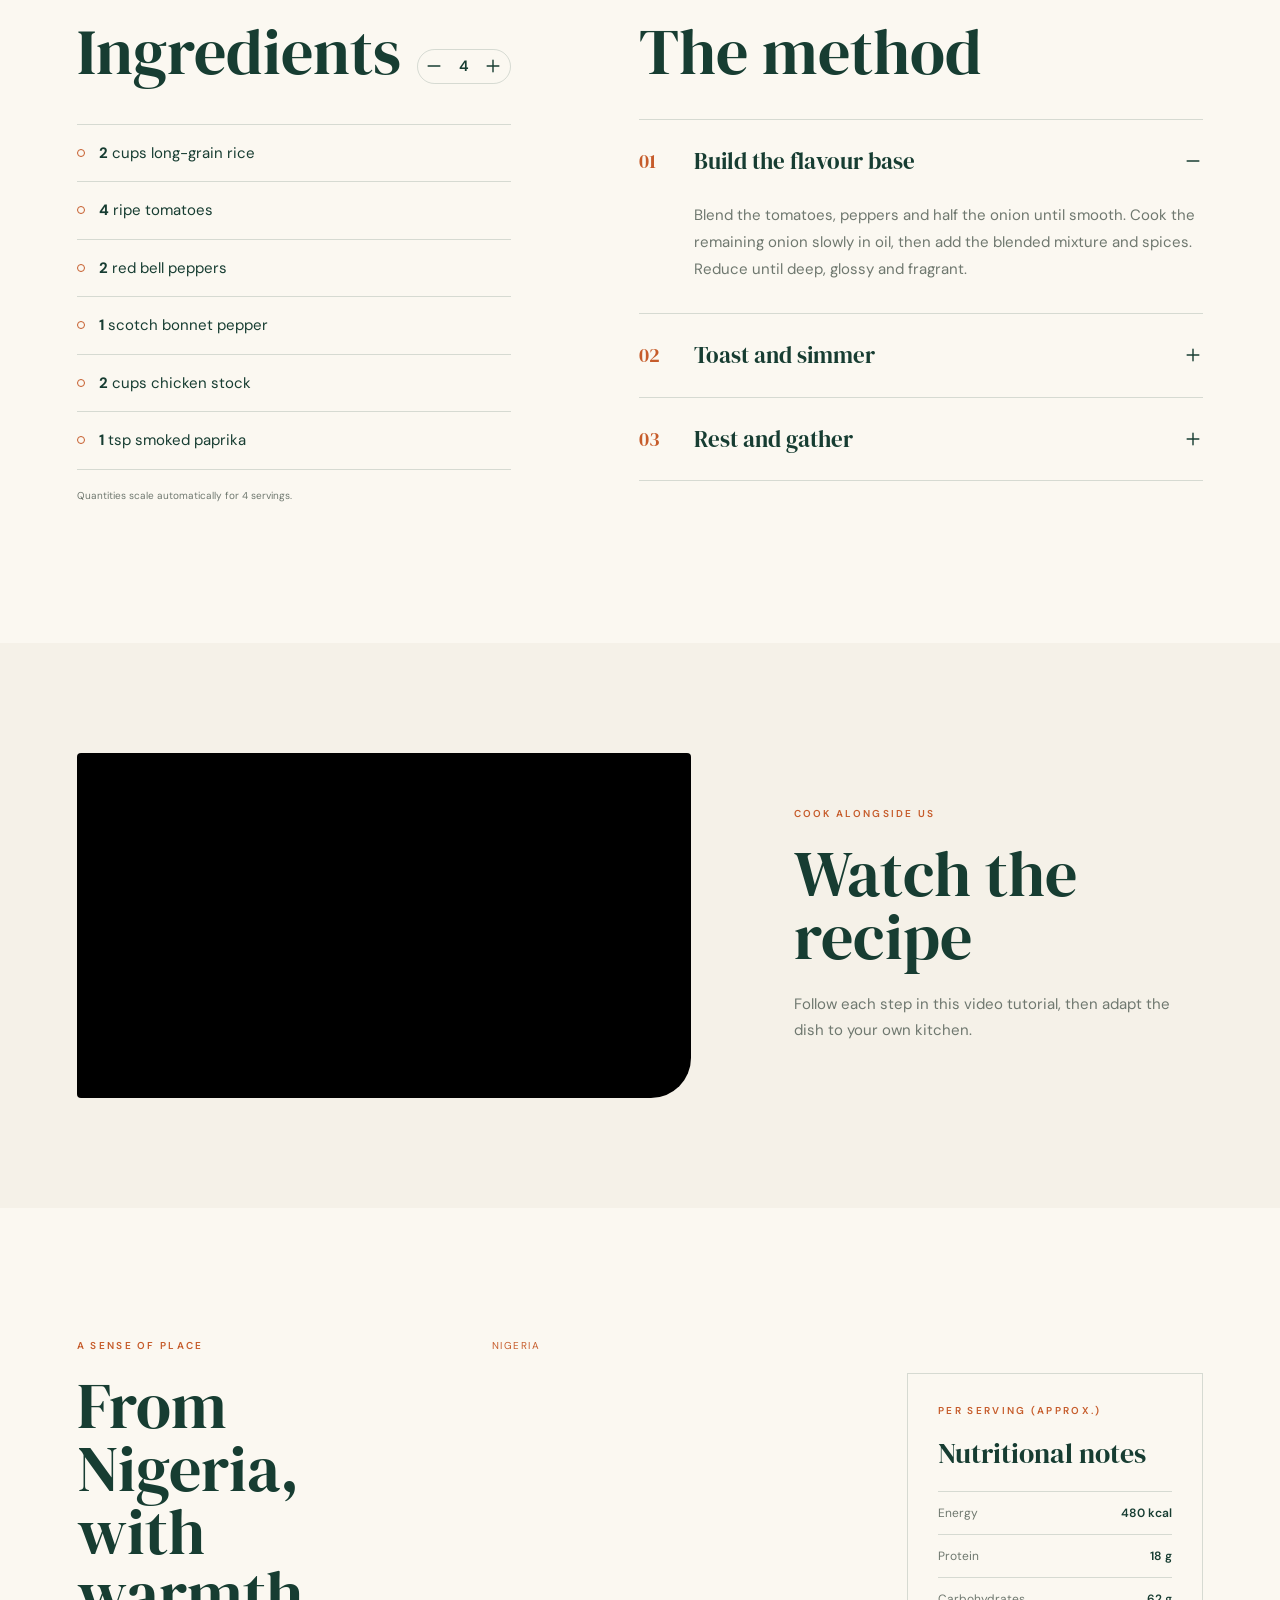
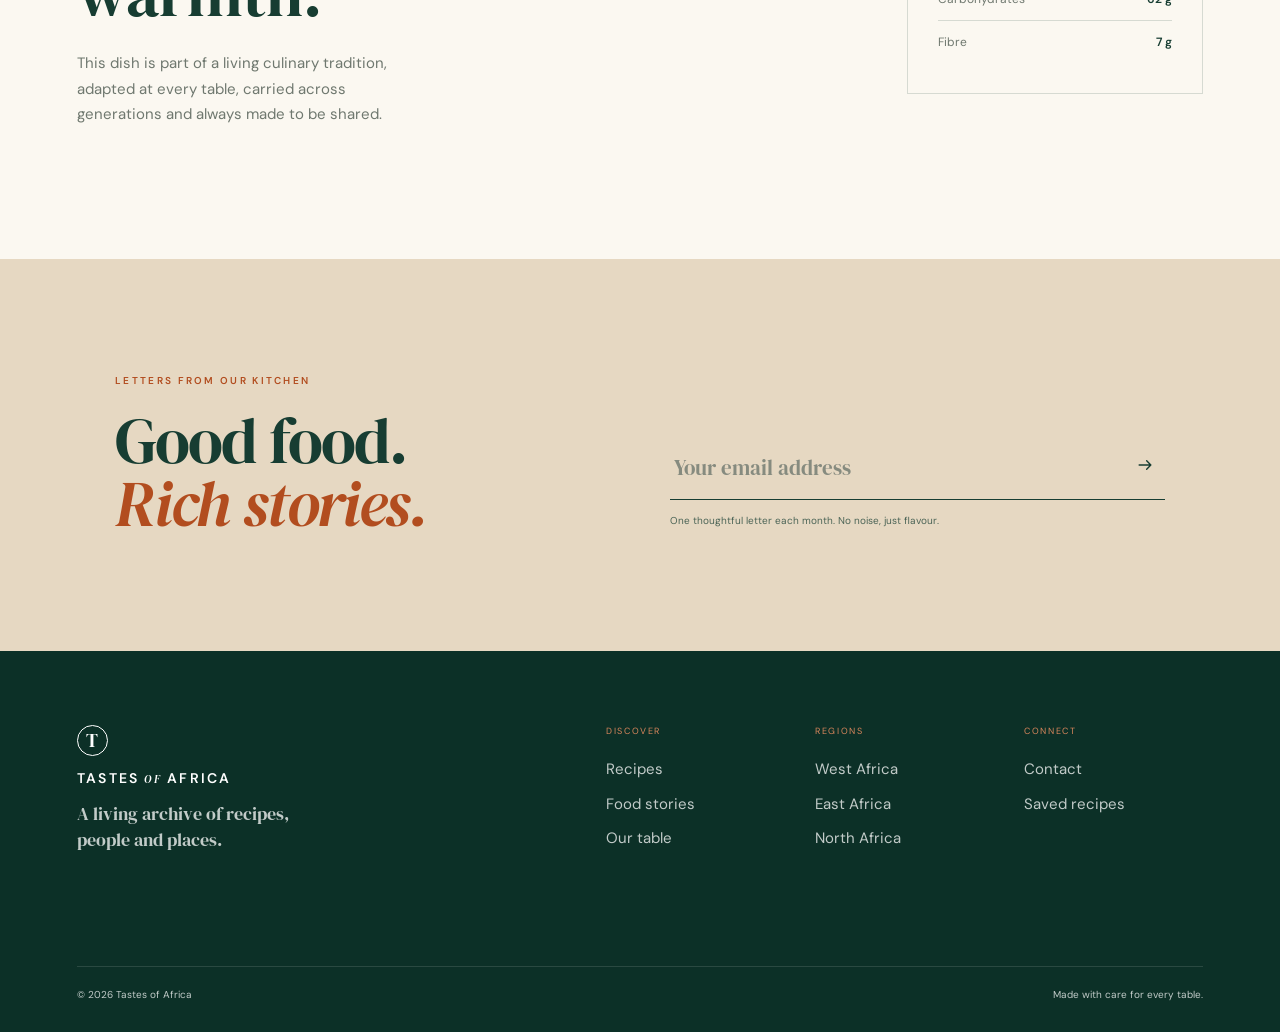
<file: recipe-jollof-rice.html>
<!DOCTYPE html>
<html lang="en" data-theme="light">
<head>
  <meta charset="UTF-8">
  <meta name="viewport" content="width=device-width, initial-scale=1.0">
  <title>Smoky Party Jollof Rice | Tastes of Africa</title>
  <meta name="description" content="A celebratory one-pot rice, layered with fire-roasted peppers, tomatoes and the unmistakable smoky flavour of a Nigerian gathering.">

  <!-- Google Fonts: DM Serif Display (headings) + DM Sans (body) -->
  <link rel="preconnect" href="https://fonts.googleapis.com">
  <link rel="preconnect" href="https://fonts.gstatic.com" crossorigin>
  <link href="https://fonts.googleapis.com/css2?family=DM+Sans:wght@400;500;600;700&family=DM+Serif+Display:ital@0;1&display=swap" rel="stylesheet">

  <!-- Apply the saved colour theme before the page paints (prevents a flash) -->
  <script>try{var t=localStorage.getItem('toa-theme');if(t)document.documentElement.setAttribute('data-theme',t)}catch(e){}</script>
  <link rel="stylesheet" href="styles.css">
</head>
<body data-page="recipes">
  <a class="skip-link" href="#main">Skip to content</a>
  <div class="app-shell">

  <!-- ===== Header & navigation ===== -->
  <header class="site-header">
    <a class="brand" href="index.html" aria-label="Tastes of Africa home">
      <span class="brand-mark">T</span>
      <span>TASTES <i>OF</i> AFRICA</span>
    </a>
    <nav class="main-nav" id="main-nav" aria-label="Main navigation">
        <a href="index.html">Home</a>
        <a href="recipes.html" class="active" aria-current="page">Recipes</a>
        <a href="stories.html">Food stories</a>
        <a href="about.html">Our table</a>
        <a href="contact.html">Contact</a>
    </nav>
    <div class="header-actions">
      <a class="icon-button search-nav" href="recipes.html#recipe-search" aria-label="Search recipes"><svg width="20" height="20" viewBox="0 0 24 24" fill="none" stroke="currentColor" stroke-width="1.7" stroke-linecap="round" stroke-linejoin="round" aria-hidden="true"><circle cx="11" cy="11" r="7"/><path d="m20 20-4-4"/></svg></a>
      <a class="icon-button favourite-nav" id="fav-link" href="favorites.html" aria-label="Saved recipes"><svg width="20" height="20" viewBox="0 0 24 24" fill="none" stroke="currentColor" stroke-width="1.7" stroke-linecap="round" stroke-linejoin="round" aria-hidden="true"><path d="M20.8 4.6a5.5 5.5 0 0 0-7.8 0L12 5.7l-1.1-1.1a5.5 5.5 0 0 0-7.8 7.8l1.1 1.1L12 21l7.8-7.5 1.1-1.1a5.5 5.5 0 0 0-.1-7.8Z"/></svg><span id="fav-count" hidden>0</span></a>
      <button class="icon-button theme-toggle" id="theme-toggle" type="button" aria-label="Switch colour theme"><svg class="icon-moon" width="20" height="20" viewBox="0 0 24 24" fill="none" stroke="currentColor" stroke-width="1.7" stroke-linecap="round" stroke-linejoin="round" aria-hidden="true"><path d="M20.8 15.1A9 9 0 0 1 8.9 3.2 9 9 0 1 0 20.8 15.1Z"/></svg><svg class="icon-sun" width="20" height="20" viewBox="0 0 24 24" fill="none" stroke="currentColor" stroke-width="1.7" stroke-linecap="round" stroke-linejoin="round" aria-hidden="true"><circle cx="12" cy="12" r="4"/><path d="M12 2v2M12 20v2M4.9 4.9l1.4 1.4M17.7 17.7l1.4 1.4M2 12h2M20 12h2M4.9 19.1l1.4-1.4M17.7 6.3l1.4-1.4"/></svg></button>
      <button class="menu-button" id="menu-toggle" type="button" aria-label="Toggle menu" aria-expanded="false" aria-controls="main-nav"><svg class="icon-menu" width="20" height="20" viewBox="0 0 24 24" fill="none" stroke="currentColor" stroke-width="1.7" stroke-linecap="round" stroke-linejoin="round" aria-hidden="true"><path d="M4 7h16M4 12h16M4 17h16"/></svg><svg class="icon-close" width="20" height="20" viewBox="0 0 24 24" fill="none" stroke="currentColor" stroke-width="1.7" stroke-linecap="round" stroke-linejoin="round" aria-hidden="true"><path d="m6 6 12 12M18 6 6 18"/></svg></button>
    </div>
  </header>

  <main id="main">

    <article class="detail-page" data-id="jollof-rice">
      <div class="detail-top page-pad">
        <a class="back-button" href="recipes.html">&larr; Back to recipes</a>
        <div class="detail-heading">
          <div>
            <p class="eyebrow">Nigeria &middot; West Africa</p>
            <h1>Smoky Party Jollof Rice</h1>
            <p>A celebratory one-pot rice, layered with fire-roasted <mark>peppers</mark>, tomatoes and the unmistakable <mark>smoky</mark> flavour of a Nigerian gathering. The friendly &ldquo;jollof wars&rdquo; over whose version is best are part of the fun.</p>
          </div>
          <button type="button" class="save-pill" data-id="jollof-rice" aria-pressed="false"><svg width="20" height="20" viewBox="0 0 24 24" fill="none" stroke="currentColor" stroke-width="1.7" stroke-linecap="round" stroke-linejoin="round" aria-hidden="true"><path d="M20.8 4.6a5.5 5.5 0 0 0-7.8 0L12 5.7l-1.1-1.1a5.5 5.5 0 0 0-7.8 7.8l1.1 1.1L12 21l7.8-7.5 1.1-1.1a5.5 5.5 0 0 0-.1-7.8Z"/></svg><span class="save-label">Save recipe</span></button>
        </div>
        <figure class="detail-image">
          <img src="images/Smoky%20Jollof%20rice.jpg" alt="Smoky Party Jollof Rice, a traditional dish from Nigeria">
          <figcaption>Recipe no. 01</figcaption>
        </figure>
      </div>

      <div class="detail-facts">
        <div><small>Preparation</small><b>20 min</b></div>
        <div><small>Cooking</small><b>55 min</b></div>
        <div><small>Difficulty</small><b>Medium</b></div>
        <div><small>Serves</small><b id="serves-label">4 people</b></div>
      </div>

      <div class="recipe-body page-pad">
        <aside class="ingredients-panel">
          <div class="ingredients-title">
            <div><p class="eyebrow">What you&rsquo;ll need</p><h2>Ingredients</h2></div>
            <div class="servings" role="group" aria-label="Number of servings">
              <button type="button" id="serv-down" aria-label="Decrease servings"><svg width="20" height="20" viewBox="0 0 24 24" fill="none" stroke="currentColor" stroke-width="1.7" stroke-linecap="round" stroke-linejoin="round" aria-hidden="true"><path d="M5 12h14"/></svg></button>
              <span id="serv-count" aria-live="polite">4</span>
              <button type="button" id="serv-up" aria-label="Increase servings"><svg width="20" height="20" viewBox="0 0 24 24" fill="none" stroke="currentColor" stroke-width="1.7" stroke-linecap="round" stroke-linejoin="round" aria-hidden="true"><path d="M12 5v14M5 12h14"/></svg></button>
            </div>
          </div>
          <ul id="ingredients" data-base-servings="4">
            <li><i></i><span><b class="qty" data-base="2">2</b> cups long-grain rice</span></li>
            <li><i></i><span><b class="qty" data-base="4">4</b> ripe tomatoes</span></li>
            <li><i></i><span><b class="qty" data-base="2">2</b> red bell peppers</span></li>
            <li><i></i><span><b class="qty" data-base="1">1</b> scotch bonnet pepper</span></li>
            <li><i></i><span><b class="qty" data-base="2">2</b> cups chicken stock</span></li>
            <li><i></i><span><b class="qty" data-base="1">1</b> tsp smoked paprika</span></li>
          </ul>
          <p class="scaling-note" id="scaling-note">Quantities scale automatically for 4 servings.</p>
        </aside>
        <div class="method-panel">
          <p class="eyebrow">Take your time</p>
          <h2>The method</h2>
          <div class="steps">
          <details class="step" open>
            <summary><span>01</span><b>Build the flavour base</b><svg class="icon-plus" width="20" height="20" viewBox="0 0 24 24" fill="none" stroke="currentColor" stroke-width="1.7" stroke-linecap="round" stroke-linejoin="round" aria-hidden="true"><path d="M12 5v14M5 12h14"/></svg><svg class="icon-minus" width="20" height="20" viewBox="0 0 24 24" fill="none" stroke="currentColor" stroke-width="1.7" stroke-linecap="round" stroke-linejoin="round" aria-hidden="true"><path d="M5 12h14"/></svg></summary>
            <p>Blend the tomatoes, peppers and half the onion until smooth. Cook the remaining onion slowly in oil, then add the blended mixture and spices. Reduce until deep, glossy and fragrant.</p>
          </details>
          <details class="step">
            <summary><span>02</span><b>Toast and simmer</b><svg class="icon-plus" width="20" height="20" viewBox="0 0 24 24" fill="none" stroke="currentColor" stroke-width="1.7" stroke-linecap="round" stroke-linejoin="round" aria-hidden="true"><path d="M12 5v14M5 12h14"/></svg><svg class="icon-minus" width="20" height="20" viewBox="0 0 24 24" fill="none" stroke="currentColor" stroke-width="1.7" stroke-linecap="round" stroke-linejoin="round" aria-hidden="true"><path d="M5 12h14"/></svg></summary>
            <p>Fold the rinsed rice into the sauce so every grain is coated. Add warm stock, cover tightly and cook gently without stirring.</p>
          </details>
          <details class="step">
            <summary><span>03</span><b>Rest and gather</b><svg class="icon-plus" width="20" height="20" viewBox="0 0 24 24" fill="none" stroke="currentColor" stroke-width="1.7" stroke-linecap="round" stroke-linejoin="round" aria-hidden="true"><path d="M12 5v14M5 12h14"/></svg><svg class="icon-minus" width="20" height="20" viewBox="0 0 24 24" fill="none" stroke="currentColor" stroke-width="1.7" stroke-linecap="round" stroke-linejoin="round" aria-hidden="true"><path d="M5 12h14"/></svg></summary>
            <p>Turn off the heat and leave covered for ten minutes. Fluff with a fork, taste for seasoning and bring it straight to the table.</p>
          </details>
          </div>
        </div>
      </div>

      <div class="tutorial page-pad">
        <div class="tutorial-video"><iframe src="https://www.youtube.com/embed/CxzQee6HZx8" title="Smoky Party Jollof Rice video tutorial" allow="accelerometer; autoplay; clipboard-write; encrypted-media; gyroscope; picture-in-picture" allowfullscreen loading="lazy"></iframe></div>
        <div>
          <p class="eyebrow">Cook alongside us</p>
          <h2>Watch the recipe</h2>
          <p>Follow each step in this video tutorial, then adapt the dish to your own kitchen.</p>
        </div>
      </div>

      <div class="origin page-pad">
        <div>
          <p class="eyebrow">A sense of place</p>
          <h2>From Nigeria,<br>with warmth.</h2>
          <p>This dish is part of a living culinary tradition, adapted at every table, carried across generations and always made to be shared.</p>
        </div>
        <div class="origin-map"><span>Nigeria</span><iframe src="https://maps.google.com/maps?q=Nigeria&amp;z=5&amp;output=embed" title="Map of Nigeria" loading="lazy" referrerpolicy="no-referrer-when-downgrade"></iframe></div>
        <div class="nutrition">
          <p class="eyebrow">Per serving (approx.)</p>
          <h3>Nutritional notes</h3>
          <table><caption class="sr-only">Approximate nutritional facts for Smoky Party Jollof Rice</caption>
            <tbody>
              <tr><th scope="row">Energy</th><td>480 kcal</td></tr>
              <tr><th scope="row">Protein</th><td>18 g</td></tr>
              <tr><th scope="row">Carbohydrates</th><td>62 g</td></tr>
              <tr><th scope="row">Fibre</th><td>7 g</td></tr>
            </tbody>
          </table>
        </div>
      </div>
    </article>
  </main>

  <!-- ===== Newsletter sign-up ===== -->
  <section class="newsletter" aria-labelledby="news-title">
    <div>
      <p class="eyebrow">Letters from our kitchen</p>
      <h2 id="news-title">Good food.<br><em>Rich stories.</em></h2>
    </div>
    <form id="newsletter-form" novalidate>
      <label class="field"><span class="sr-only">Email address</span>
        <input type="email" id="news-email" name="email" placeholder="Your email address" autocomplete="email" required>
        <button type="submit" aria-label="Subscribe"><svg width="20" height="20" viewBox="0 0 24 24" fill="none" stroke="currentColor" stroke-width="1.7" stroke-linecap="round" stroke-linejoin="round" aria-hidden="true"><path d="M5 12h14M14 7l5 5-5 5"/></svg></button>
      </label>
      <p class="error" id="news-error" role="alert"></p>
      <p>One thoughtful letter each month. No noise, just flavour.</p>
    </form>
  </section>

  <!-- ===== Footer ===== -->
  <footer class="footer page-pad">
    <div class="footer-brand">
      <span class="brand-mark">T</span>
      <h2>TASTES <i>OF</i> AFRICA</h2>
      <p>A living archive of recipes,<br>people and places.</p>
    </div>
    <div class="footer-links">
      <div><small>DISCOVER</small><a href="recipes.html">Recipes</a><a href="stories.html">Food stories</a><a href="about.html">Our table</a></div>
      <div><small>REGIONS</small><a href="regions-west-africa.html">West Africa</a><a href="regions-east-africa.html">East Africa</a><a href="regions-north-africa.html">North Africa</a></div>
      <div><small>CONNECT</small><a href="contact.html">Contact</a><a href="favorites.html">Saved recipes</a></div>
    </div>
    <div class="footer-bottom"><span>&copy; 2026 Tastes of Africa</span><span>Made with care for every table.</span></div>
  </footer>

  </div>
  <script src="script.js"></script>
</body>
</html>
</file>
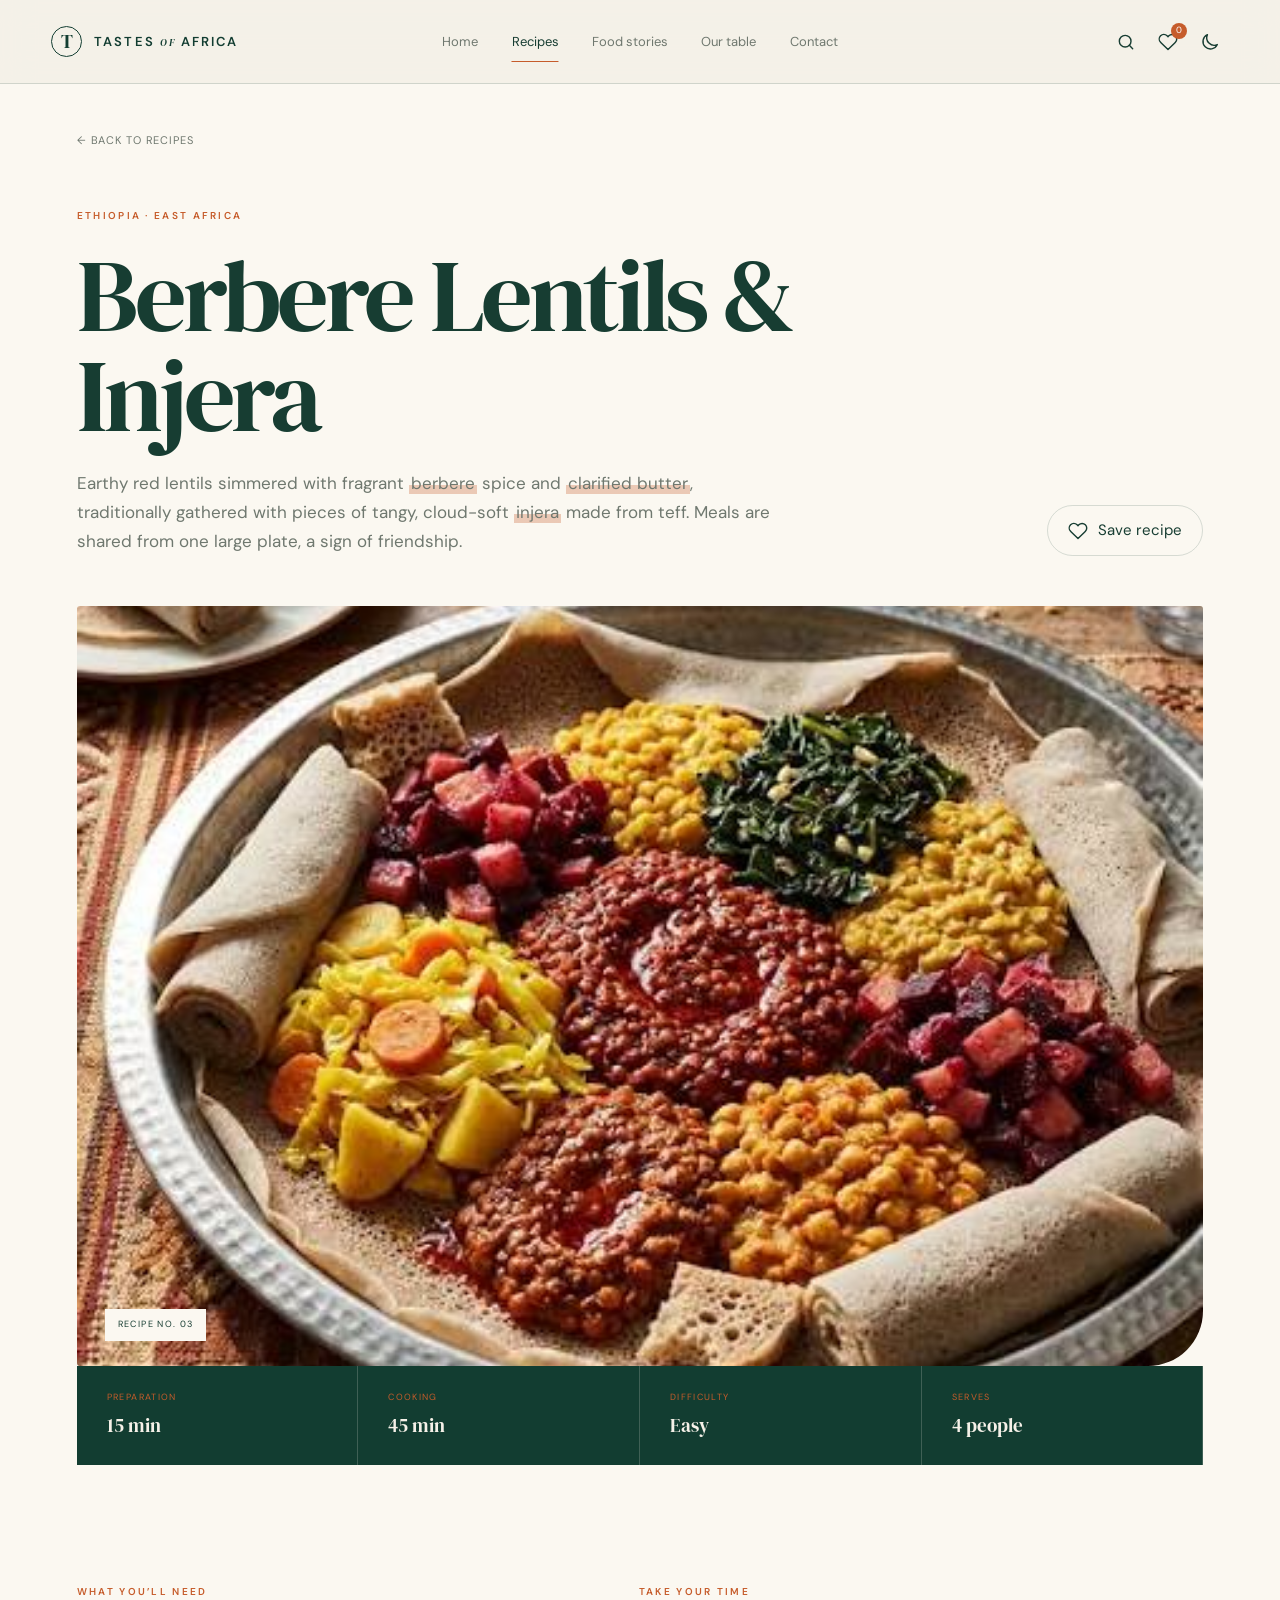
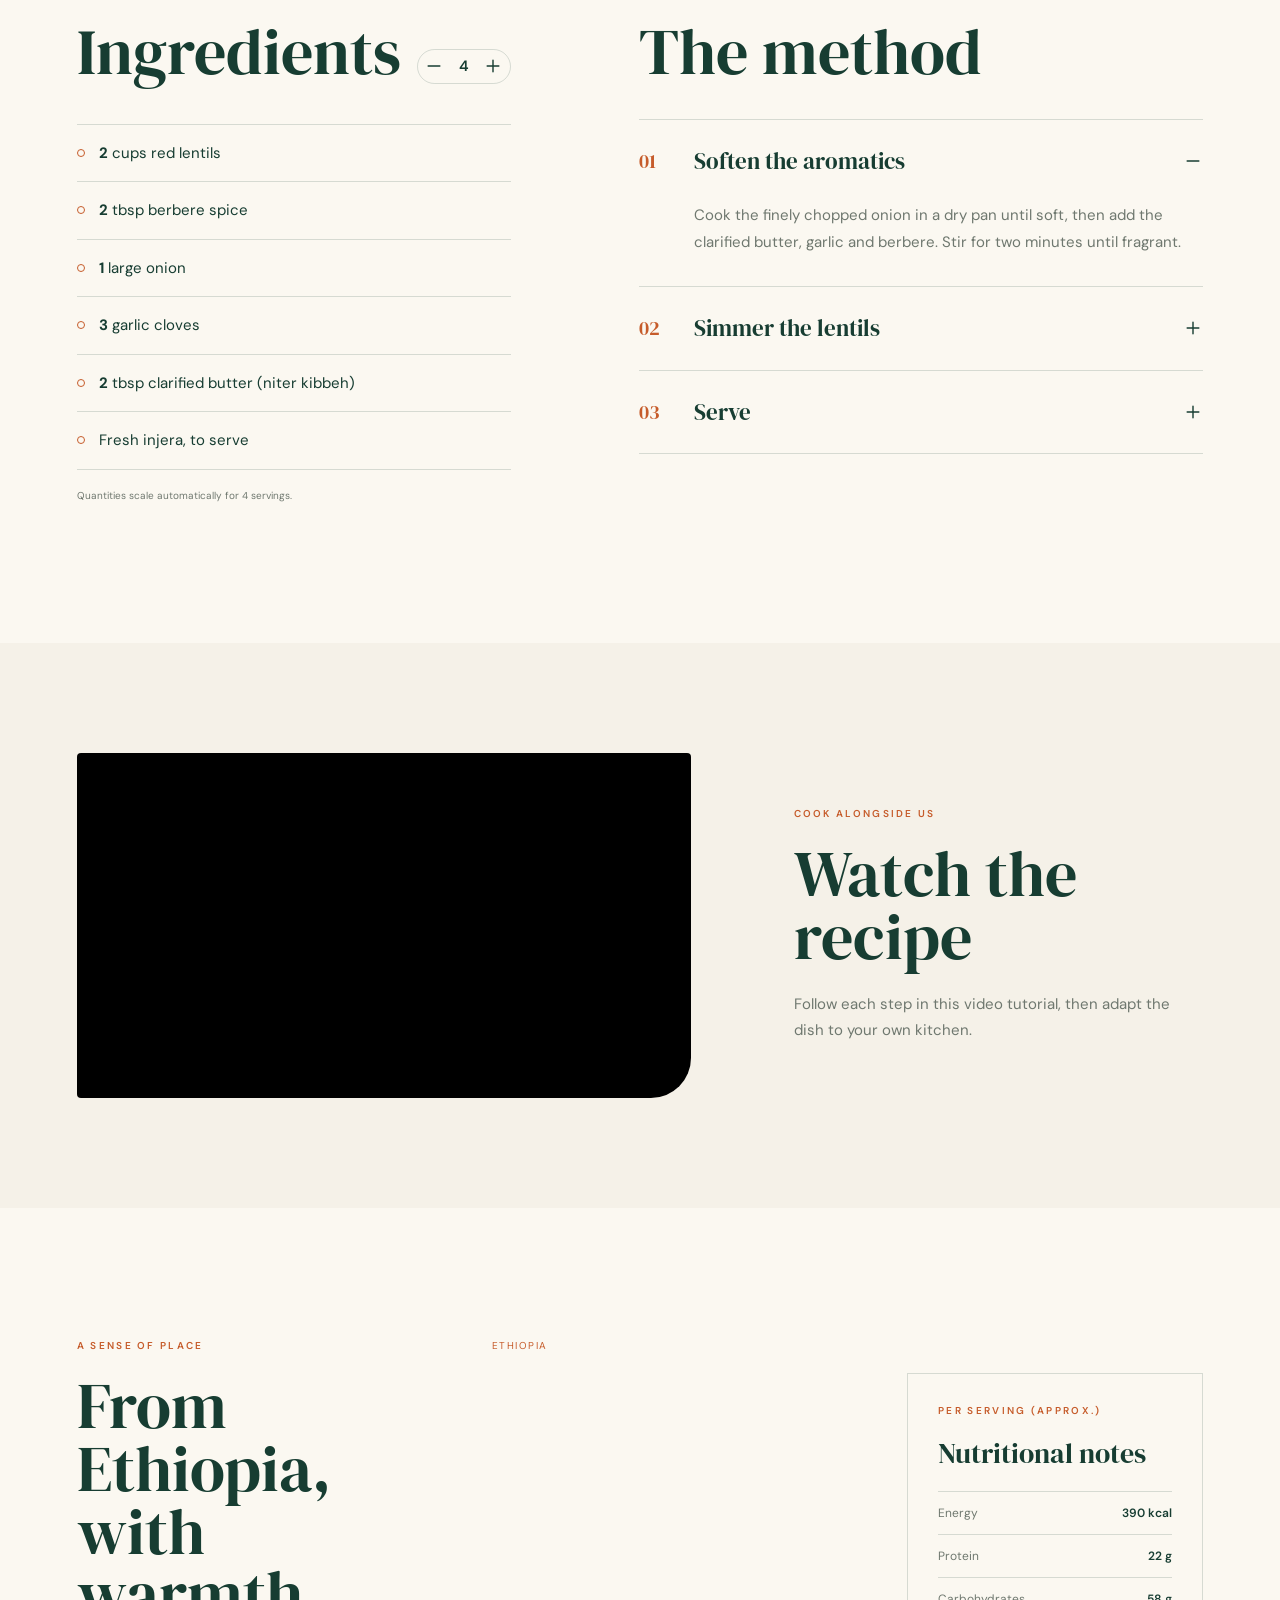
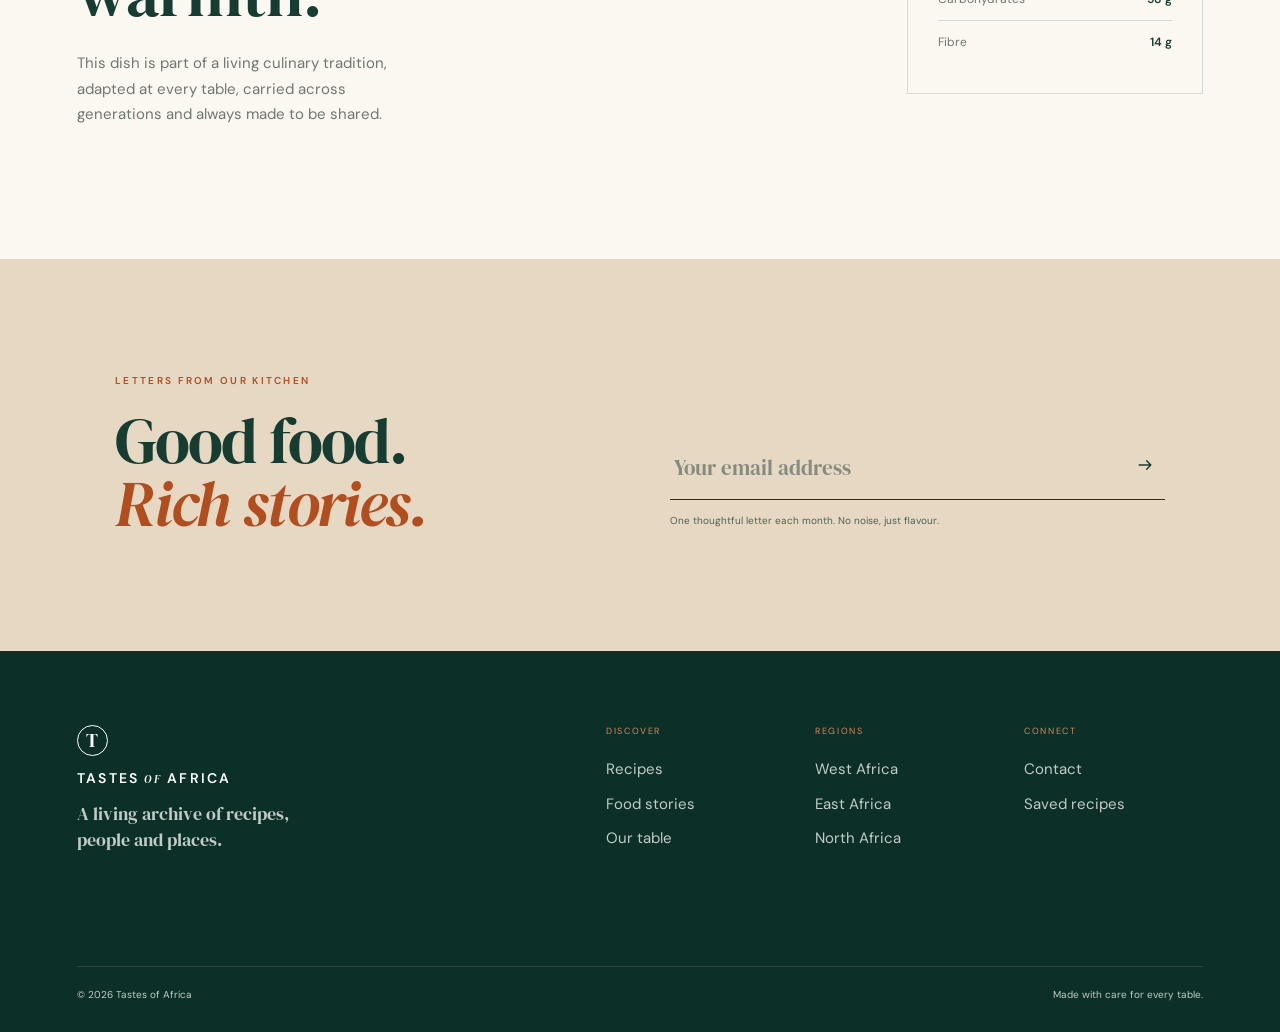
<file: recipe-lentils-injera.html>
<!DOCTYPE html>
<html lang="en" data-theme="light">
<head>
  <meta charset="UTF-8">
  <meta name="viewport" content="width=device-width, initial-scale=1.0">
  <title>Berbere Lentils &amp; Injera | Tastes of Africa</title>
  <meta name="description" content="Earthy red lentils simmered with fragrant berbere, traditionally gathered with pieces of tangy, cloud-soft injera.">

  <!-- Google Fonts: DM Serif Display (headings) + DM Sans (body) -->
  <link rel="preconnect" href="https://fonts.googleapis.com">
  <link rel="preconnect" href="https://fonts.gstatic.com" crossorigin>
  <link href="https://fonts.googleapis.com/css2?family=DM+Sans:wght@400;500;600;700&family=DM+Serif+Display:ital@0;1&display=swap" rel="stylesheet">

  <!-- Apply the saved colour theme before the page paints (prevents a flash) -->
  <script>try{var t=localStorage.getItem('toa-theme');if(t)document.documentElement.setAttribute('data-theme',t)}catch(e){}</script>
  <link rel="stylesheet" href="styles.css">
</head>
<body data-page="recipes">
  <a class="skip-link" href="#main">Skip to content</a>
  <div class="app-shell">

  <!-- ===== Header & navigation ===== -->
  <header class="site-header">
    <a class="brand" href="index.html" aria-label="Tastes of Africa home">
      <span class="brand-mark">T</span>
      <span>TASTES <i>OF</i> AFRICA</span>
    </a>
    <nav class="main-nav" id="main-nav" aria-label="Main navigation">
        <a href="index.html">Home</a>
        <a href="recipes.html" class="active" aria-current="page">Recipes</a>
        <a href="stories.html">Food stories</a>
        <a href="about.html">Our table</a>
        <a href="contact.html">Contact</a>
    </nav>
    <div class="header-actions">
      <a class="icon-button search-nav" href="recipes.html#recipe-search" aria-label="Search recipes"><svg width="20" height="20" viewBox="0 0 24 24" fill="none" stroke="currentColor" stroke-width="1.7" stroke-linecap="round" stroke-linejoin="round" aria-hidden="true"><circle cx="11" cy="11" r="7"/><path d="m20 20-4-4"/></svg></a>
      <a class="icon-button favourite-nav" id="fav-link" href="favorites.html" aria-label="Saved recipes"><svg width="20" height="20" viewBox="0 0 24 24" fill="none" stroke="currentColor" stroke-width="1.7" stroke-linecap="round" stroke-linejoin="round" aria-hidden="true"><path d="M20.8 4.6a5.5 5.5 0 0 0-7.8 0L12 5.7l-1.1-1.1a5.5 5.5 0 0 0-7.8 7.8l1.1 1.1L12 21l7.8-7.5 1.1-1.1a5.5 5.5 0 0 0-.1-7.8Z"/></svg><span id="fav-count" hidden>0</span></a>
      <button class="icon-button theme-toggle" id="theme-toggle" type="button" aria-label="Switch colour theme"><svg class="icon-moon" width="20" height="20" viewBox="0 0 24 24" fill="none" stroke="currentColor" stroke-width="1.7" stroke-linecap="round" stroke-linejoin="round" aria-hidden="true"><path d="M20.8 15.1A9 9 0 0 1 8.9 3.2 9 9 0 1 0 20.8 15.1Z"/></svg><svg class="icon-sun" width="20" height="20" viewBox="0 0 24 24" fill="none" stroke="currentColor" stroke-width="1.7" stroke-linecap="round" stroke-linejoin="round" aria-hidden="true"><circle cx="12" cy="12" r="4"/><path d="M12 2v2M12 20v2M4.9 4.9l1.4 1.4M17.7 17.7l1.4 1.4M2 12h2M20 12h2M4.9 19.1l1.4-1.4M17.7 6.3l1.4-1.4"/></svg></button>
      <button class="menu-button" id="menu-toggle" type="button" aria-label="Toggle menu" aria-expanded="false" aria-controls="main-nav"><svg class="icon-menu" width="20" height="20" viewBox="0 0 24 24" fill="none" stroke="currentColor" stroke-width="1.7" stroke-linecap="round" stroke-linejoin="round" aria-hidden="true"><path d="M4 7h16M4 12h16M4 17h16"/></svg><svg class="icon-close" width="20" height="20" viewBox="0 0 24 24" fill="none" stroke="currentColor" stroke-width="1.7" stroke-linecap="round" stroke-linejoin="round" aria-hidden="true"><path d="m6 6 12 12M18 6 6 18"/></svg></button>
    </div>
  </header>

  <main id="main">

    <article class="detail-page" data-id="lentils-injera">
      <div class="detail-top page-pad">
        <a class="back-button" href="recipes.html">&larr; Back to recipes</a>
        <div class="detail-heading">
          <div>
            <p class="eyebrow">Ethiopia &middot; East Africa</p>
            <h1>Berbere Lentils &amp; Injera</h1>
            <p>Earthy red lentils simmered with fragrant <mark>berbere</mark> spice and <mark>clarified butter</mark>, traditionally gathered with pieces of tangy, cloud-soft <mark>injera</mark> made from teff. Meals are shared from one large plate, a sign of friendship.</p>
          </div>
          <button type="button" class="save-pill" data-id="lentils-injera" aria-pressed="false"><svg width="20" height="20" viewBox="0 0 24 24" fill="none" stroke="currentColor" stroke-width="1.7" stroke-linecap="round" stroke-linejoin="round" aria-hidden="true"><path d="M20.8 4.6a5.5 5.5 0 0 0-7.8 0L12 5.7l-1.1-1.1a5.5 5.5 0 0 0-7.8 7.8l1.1 1.1L12 21l7.8-7.5 1.1-1.1a5.5 5.5 0 0 0-.1-7.8Z"/></svg><span class="save-label">Save recipe</span></button>
        </div>
        <figure class="detail-image">
          <img src="images/Berbere%20Lentils%20%26%20Injera.jpg" alt="Berbere Lentils &amp; Injera, a traditional dish from Ethiopia">
          <figcaption>Recipe no. 03</figcaption>
        </figure>
      </div>

      <div class="detail-facts">
        <div><small>Preparation</small><b>15 min</b></div>
        <div><small>Cooking</small><b>45 min</b></div>
        <div><small>Difficulty</small><b>Easy</b></div>
        <div><small>Serves</small><b id="serves-label">4 people</b></div>
      </div>

      <div class="recipe-body page-pad">
        <aside class="ingredients-panel">
          <div class="ingredients-title">
            <div><p class="eyebrow">What you&rsquo;ll need</p><h2>Ingredients</h2></div>
            <div class="servings" role="group" aria-label="Number of servings">
              <button type="button" id="serv-down" aria-label="Decrease servings"><svg width="20" height="20" viewBox="0 0 24 24" fill="none" stroke="currentColor" stroke-width="1.7" stroke-linecap="round" stroke-linejoin="round" aria-hidden="true"><path d="M5 12h14"/></svg></button>
              <span id="serv-count" aria-live="polite">4</span>
              <button type="button" id="serv-up" aria-label="Increase servings"><svg width="20" height="20" viewBox="0 0 24 24" fill="none" stroke="currentColor" stroke-width="1.7" stroke-linecap="round" stroke-linejoin="round" aria-hidden="true"><path d="M12 5v14M5 12h14"/></svg></button>
            </div>
          </div>
          <ul id="ingredients" data-base-servings="4">
            <li><i></i><span><b class="qty" data-base="2">2</b> cups red lentils</span></li>
            <li><i></i><span><b class="qty" data-base="2">2</b> tbsp berbere spice</span></li>
            <li><i></i><span><b class="qty" data-base="1">1</b> large onion</span></li>
            <li><i></i><span><b class="qty" data-base="3">3</b> garlic cloves</span></li>
            <li><i></i><span><b class="qty" data-base="2">2</b> tbsp clarified butter (niter kibbeh)</span></li>
            <li><i></i><span>Fresh injera, to serve</span></li>
          </ul>
          <p class="scaling-note" id="scaling-note">Quantities scale automatically for 4 servings.</p>
        </aside>
        <div class="method-panel">
          <p class="eyebrow">Take your time</p>
          <h2>The method</h2>
          <div class="steps">
          <details class="step" open>
            <summary><span>01</span><b>Soften the aromatics</b><svg class="icon-plus" width="20" height="20" viewBox="0 0 24 24" fill="none" stroke="currentColor" stroke-width="1.7" stroke-linecap="round" stroke-linejoin="round" aria-hidden="true"><path d="M12 5v14M5 12h14"/></svg><svg class="icon-minus" width="20" height="20" viewBox="0 0 24 24" fill="none" stroke="currentColor" stroke-width="1.7" stroke-linecap="round" stroke-linejoin="round" aria-hidden="true"><path d="M5 12h14"/></svg></summary>
            <p>Cook the finely chopped onion in a dry pan until soft, then add the clarified butter, garlic and berbere. Stir for two minutes until fragrant.</p>
          </details>
          <details class="step">
            <summary><span>02</span><b>Simmer the lentils</b><svg class="icon-plus" width="20" height="20" viewBox="0 0 24 24" fill="none" stroke="currentColor" stroke-width="1.7" stroke-linecap="round" stroke-linejoin="round" aria-hidden="true"><path d="M12 5v14M5 12h14"/></svg><svg class="icon-minus" width="20" height="20" viewBox="0 0 24 24" fill="none" stroke="currentColor" stroke-width="1.7" stroke-linecap="round" stroke-linejoin="round" aria-hidden="true"><path d="M5 12h14"/></svg></summary>
            <p>Add the rinsed lentils and enough water to cover. Simmer for 25 minutes, stirring often, until thick and creamy.</p>
          </details>
          <details class="step">
            <summary><span>03</span><b>Serve</b><svg class="icon-plus" width="20" height="20" viewBox="0 0 24 24" fill="none" stroke="currentColor" stroke-width="1.7" stroke-linecap="round" stroke-linejoin="round" aria-hidden="true"><path d="M12 5v14M5 12h14"/></svg><svg class="icon-minus" width="20" height="20" viewBox="0 0 24 24" fill="none" stroke="currentColor" stroke-width="1.7" stroke-linecap="round" stroke-linejoin="round" aria-hidden="true"><path d="M5 12h14"/></svg></summary>
            <p>Season with salt and spoon onto a large round of injera. Tear off pieces of injera to scoop up the lentils.</p>
          </details>
          </div>
        </div>
      </div>

      <div class="tutorial page-pad">
        <div class="tutorial-video"><iframe src="https://www.youtube.com/embed/NwVSl3FQt78" title="Berbere Lentils &amp; Injera video tutorial" allow="accelerometer; autoplay; clipboard-write; encrypted-media; gyroscope; picture-in-picture" allowfullscreen loading="lazy"></iframe></div>
        <div>
          <p class="eyebrow">Cook alongside us</p>
          <h2>Watch the recipe</h2>
          <p>Follow each step in this video tutorial, then adapt the dish to your own kitchen.</p>
        </div>
      </div>

      <div class="origin page-pad">
        <div>
          <p class="eyebrow">A sense of place</p>
          <h2>From Ethiopia,<br>with warmth.</h2>
          <p>This dish is part of a living culinary tradition, adapted at every table, carried across generations and always made to be shared.</p>
        </div>
        <div class="origin-map"><span>Ethiopia</span><iframe src="https://maps.google.com/maps?q=Ethiopia&amp;z=5&amp;output=embed" title="Map of Ethiopia" loading="lazy" referrerpolicy="no-referrer-when-downgrade"></iframe></div>
        <div class="nutrition">
          <p class="eyebrow">Per serving (approx.)</p>
          <h3>Nutritional notes</h3>
          <table><caption class="sr-only">Approximate nutritional facts for Berbere Lentils &amp; Injera</caption>
            <tbody>
              <tr><th scope="row">Energy</th><td>390 kcal</td></tr>
              <tr><th scope="row">Protein</th><td>22 g</td></tr>
              <tr><th scope="row">Carbohydrates</th><td>58 g</td></tr>
              <tr><th scope="row">Fibre</th><td>14 g</td></tr>
            </tbody>
          </table>
        </div>
      </div>
    </article>
  </main>

  <!-- ===== Newsletter sign-up ===== -->
  <section class="newsletter" aria-labelledby="news-title">
    <div>
      <p class="eyebrow">Letters from our kitchen</p>
      <h2 id="news-title">Good food.<br><em>Rich stories.</em></h2>
    </div>
    <form id="newsletter-form" novalidate>
      <label class="field"><span class="sr-only">Email address</span>
        <input type="email" id="news-email" name="email" placeholder="Your email address" autocomplete="email" required>
        <button type="submit" aria-label="Subscribe"><svg width="20" height="20" viewBox="0 0 24 24" fill="none" stroke="currentColor" stroke-width="1.7" stroke-linecap="round" stroke-linejoin="round" aria-hidden="true"><path d="M5 12h14M14 7l5 5-5 5"/></svg></button>
      </label>
      <p class="error" id="news-error" role="alert"></p>
      <p>One thoughtful letter each month. No noise, just flavour.</p>
    </form>
  </section>

  <!-- ===== Footer ===== -->
  <footer class="footer page-pad">
    <div class="footer-brand">
      <span class="brand-mark">T</span>
      <h2>TASTES <i>OF</i> AFRICA</h2>
      <p>A living archive of recipes,<br>people and places.</p>
    </div>
    <div class="footer-links">
      <div><small>DISCOVER</small><a href="recipes.html">Recipes</a><a href="stories.html">Food stories</a><a href="about.html">Our table</a></div>
      <div><small>REGIONS</small><a href="regions-west-africa.html">West Africa</a><a href="regions-east-africa.html">East Africa</a><a href="regions-north-africa.html">North Africa</a></div>
      <div><small>CONNECT</small><a href="contact.html">Contact</a><a href="favorites.html">Saved recipes</a></div>
    </div>
    <div class="footer-bottom"><span>&copy; 2026 Tastes of Africa</span><span>Made with care for every table.</span></div>
  </footer>

  </div>
  <script src="script.js"></script>
</body>
</html>
</file>
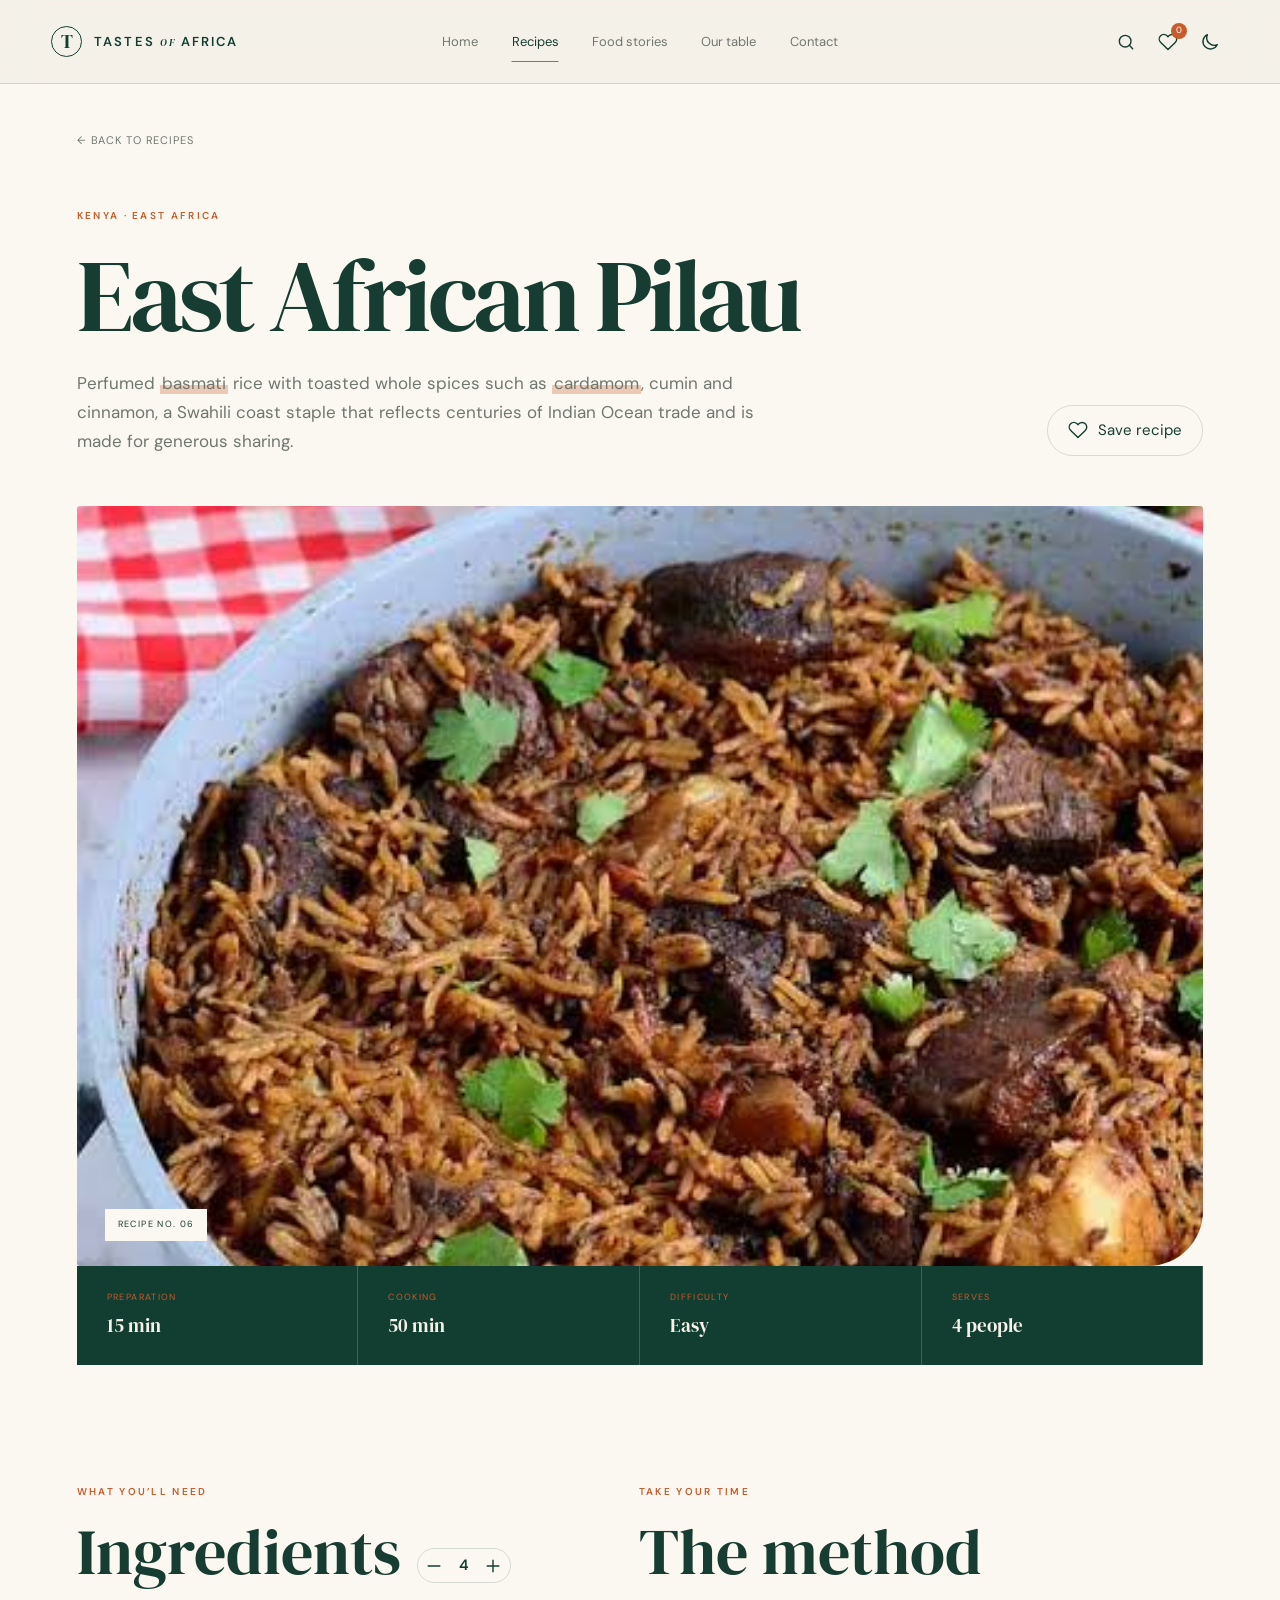
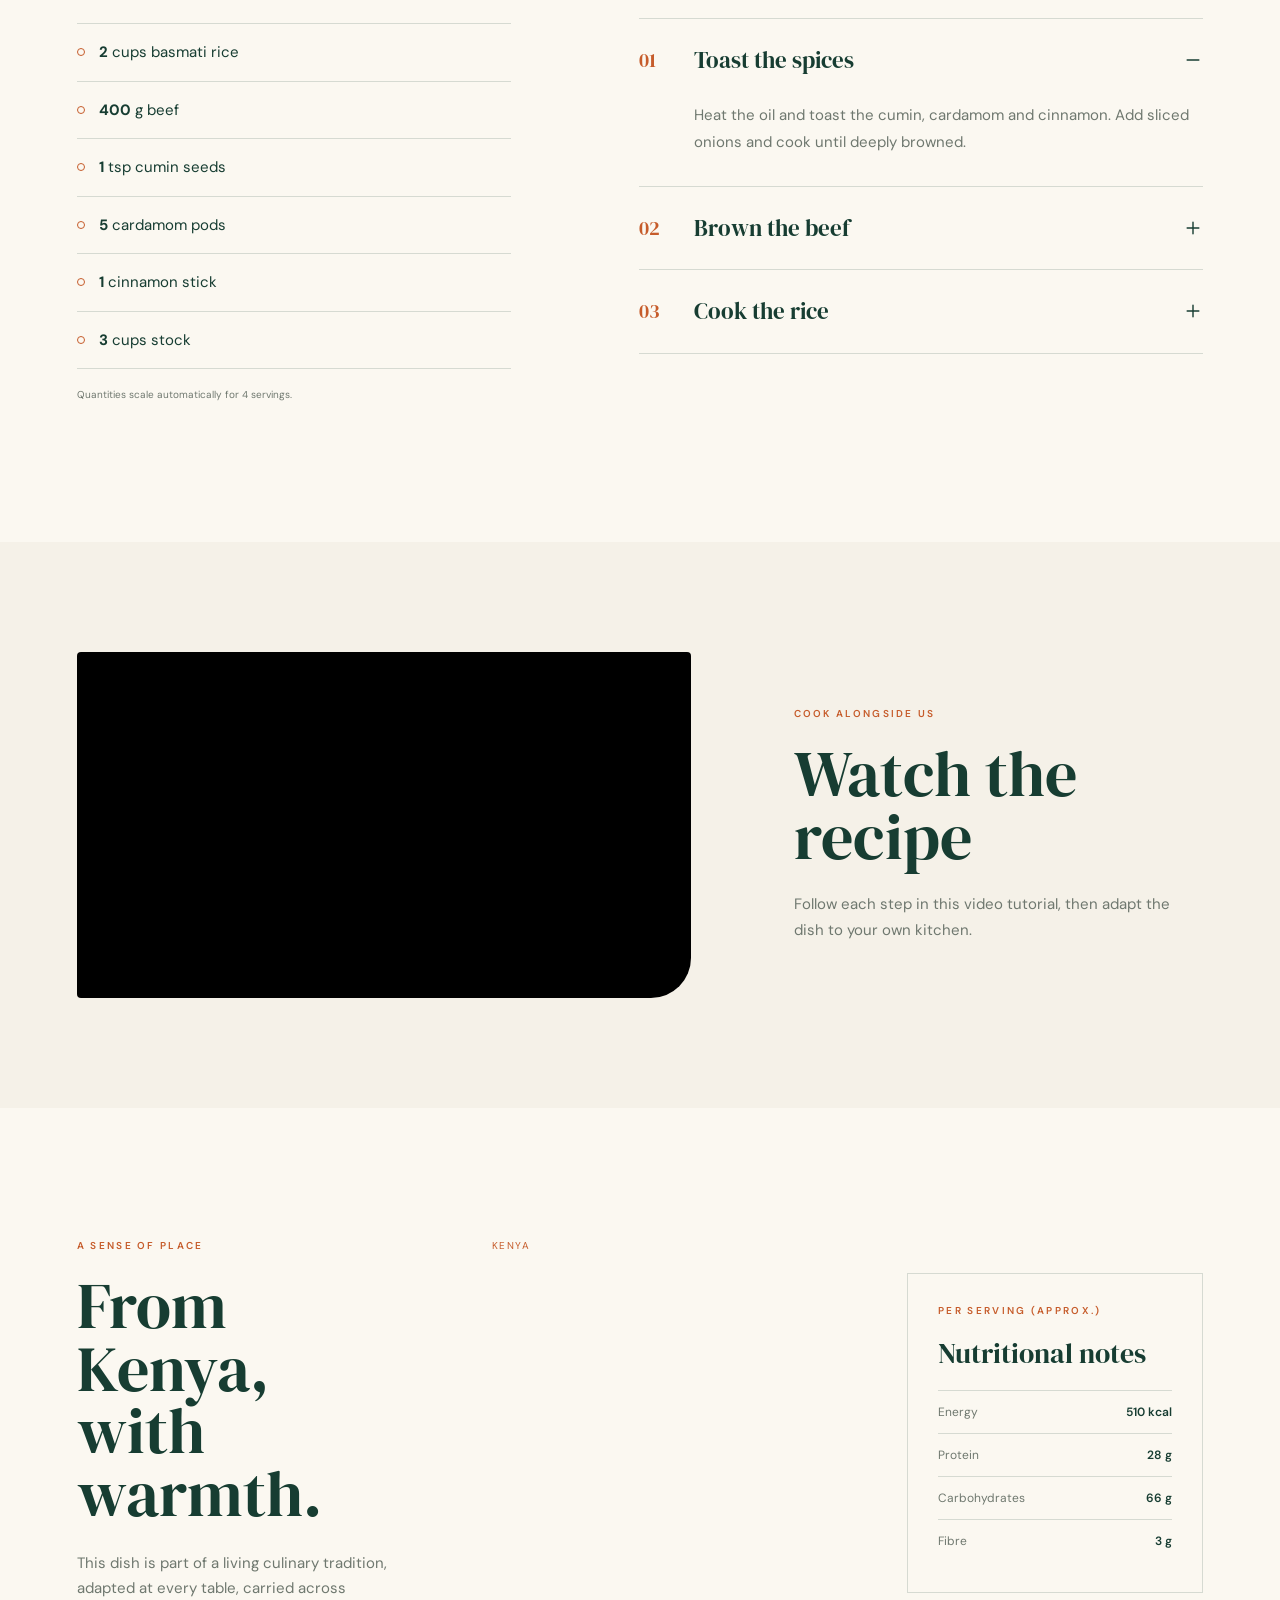
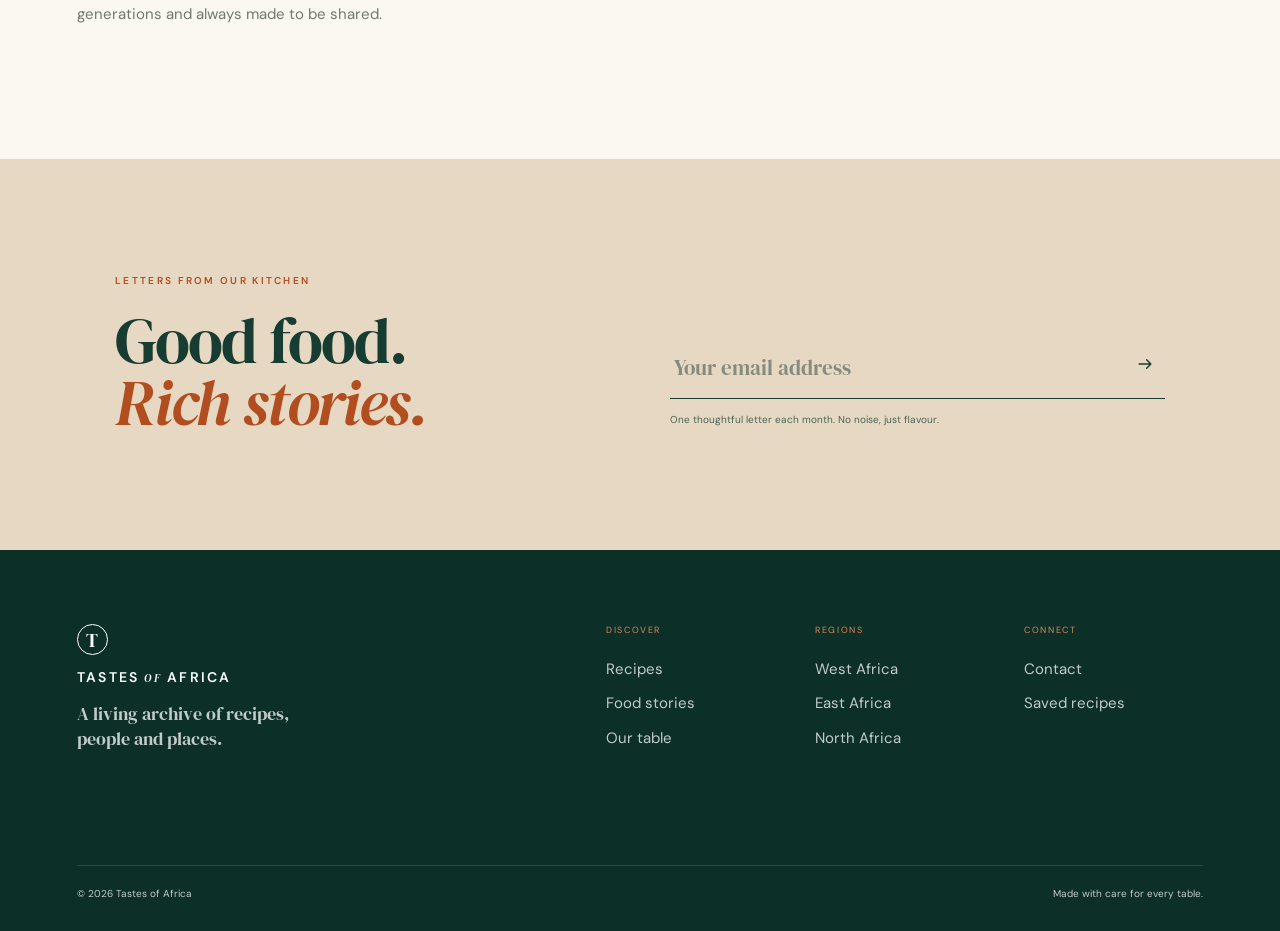
<file: recipe-pilau.html>
<!DOCTYPE html>
<html lang="en" data-theme="light">
<head>
  <meta charset="UTF-8">
  <meta name="viewport" content="width=device-width, initial-scale=1.0">
  <title>East African Pilau | Tastes of Africa</title>
  <meta name="description" content="Perfumed basmati rice with toasted whole spices, a Swahili coast staple made for generous sharing.">

  <!-- Google Fonts: DM Serif Display (headings) + DM Sans (body) -->
  <link rel="preconnect" href="https://fonts.googleapis.com">
  <link rel="preconnect" href="https://fonts.gstatic.com" crossorigin>
  <link href="https://fonts.googleapis.com/css2?family=DM+Sans:wght@400;500;600;700&family=DM+Serif+Display:ital@0;1&display=swap" rel="stylesheet">

  <!-- Apply the saved colour theme before the page paints (prevents a flash) -->
  <script>try{var t=localStorage.getItem('toa-theme');if(t)document.documentElement.setAttribute('data-theme',t)}catch(e){}</script>
  <link rel="stylesheet" href="styles.css">
</head>
<body data-page="recipes">
  <a class="skip-link" href="#main">Skip to content</a>
  <div class="app-shell">

  <!-- ===== Header & navigation ===== -->
  <header class="site-header">
    <a class="brand" href="index.html" aria-label="Tastes of Africa home">
      <span class="brand-mark">T</span>
      <span>TASTES <i>OF</i> AFRICA</span>
    </a>
    <nav class="main-nav" id="main-nav" aria-label="Main navigation">
        <a href="index.html">Home</a>
        <a href="recipes.html" class="active" aria-current="page">Recipes</a>
        <a href="stories.html">Food stories</a>
        <a href="about.html">Our table</a>
        <a href="contact.html">Contact</a>
    </nav>
    <div class="header-actions">
      <a class="icon-button search-nav" href="recipes.html#recipe-search" aria-label="Search recipes"><svg width="20" height="20" viewBox="0 0 24 24" fill="none" stroke="currentColor" stroke-width="1.7" stroke-linecap="round" stroke-linejoin="round" aria-hidden="true"><circle cx="11" cy="11" r="7"/><path d="m20 20-4-4"/></svg></a>
      <a class="icon-button favourite-nav" id="fav-link" href="favorites.html" aria-label="Saved recipes"><svg width="20" height="20" viewBox="0 0 24 24" fill="none" stroke="currentColor" stroke-width="1.7" stroke-linecap="round" stroke-linejoin="round" aria-hidden="true"><path d="M20.8 4.6a5.5 5.5 0 0 0-7.8 0L12 5.7l-1.1-1.1a5.5 5.5 0 0 0-7.8 7.8l1.1 1.1L12 21l7.8-7.5 1.1-1.1a5.5 5.5 0 0 0-.1-7.8Z"/></svg><span id="fav-count" hidden>0</span></a>
      <button class="icon-button theme-toggle" id="theme-toggle" type="button" aria-label="Switch colour theme"><svg class="icon-moon" width="20" height="20" viewBox="0 0 24 24" fill="none" stroke="currentColor" stroke-width="1.7" stroke-linecap="round" stroke-linejoin="round" aria-hidden="true"><path d="M20.8 15.1A9 9 0 0 1 8.9 3.2 9 9 0 1 0 20.8 15.1Z"/></svg><svg class="icon-sun" width="20" height="20" viewBox="0 0 24 24" fill="none" stroke="currentColor" stroke-width="1.7" stroke-linecap="round" stroke-linejoin="round" aria-hidden="true"><circle cx="12" cy="12" r="4"/><path d="M12 2v2M12 20v2M4.9 4.9l1.4 1.4M17.7 17.7l1.4 1.4M2 12h2M20 12h2M4.9 19.1l1.4-1.4M17.7 6.3l1.4-1.4"/></svg></button>
      <button class="menu-button" id="menu-toggle" type="button" aria-label="Toggle menu" aria-expanded="false" aria-controls="main-nav"><svg class="icon-menu" width="20" height="20" viewBox="0 0 24 24" fill="none" stroke="currentColor" stroke-width="1.7" stroke-linecap="round" stroke-linejoin="round" aria-hidden="true"><path d="M4 7h16M4 12h16M4 17h16"/></svg><svg class="icon-close" width="20" height="20" viewBox="0 0 24 24" fill="none" stroke="currentColor" stroke-width="1.7" stroke-linecap="round" stroke-linejoin="round" aria-hidden="true"><path d="m6 6 12 12M18 6 6 18"/></svg></button>
    </div>
  </header>

  <main id="main">

    <article class="detail-page" data-id="pilau">
      <div class="detail-top page-pad">
        <a class="back-button" href="recipes.html">&larr; Back to recipes</a>
        <div class="detail-heading">
          <div>
            <p class="eyebrow">Kenya &middot; East Africa</p>
            <h1>East African Pilau</h1>
            <p>Perfumed <mark>basmati</mark> rice with toasted whole spices such as <mark>cardamom</mark>, cumin and cinnamon, a Swahili coast staple that reflects centuries of Indian Ocean trade and is made for generous sharing.</p>
          </div>
          <button type="button" class="save-pill" data-id="pilau" aria-pressed="false"><svg width="20" height="20" viewBox="0 0 24 24" fill="none" stroke="currentColor" stroke-width="1.7" stroke-linecap="round" stroke-linejoin="round" aria-hidden="true"><path d="M20.8 4.6a5.5 5.5 0 0 0-7.8 0L12 5.7l-1.1-1.1a5.5 5.5 0 0 0-7.8 7.8l1.1 1.1L12 21l7.8-7.5 1.1-1.1a5.5 5.5 0 0 0-.1-7.8Z"/></svg><span class="save-label">Save recipe</span></button>
        </div>
        <figure class="detail-image">
          <img src="images/East%20African%20Pilau.jpg" alt="East African Pilau, a traditional dish from Kenya">
          <figcaption>Recipe no. 06</figcaption>
        </figure>
      </div>

      <div class="detail-facts">
        <div><small>Preparation</small><b>15 min</b></div>
        <div><small>Cooking</small><b>50 min</b></div>
        <div><small>Difficulty</small><b>Easy</b></div>
        <div><small>Serves</small><b id="serves-label">4 people</b></div>
      </div>

      <div class="recipe-body page-pad">
        <aside class="ingredients-panel">
          <div class="ingredients-title">
            <div><p class="eyebrow">What you&rsquo;ll need</p><h2>Ingredients</h2></div>
            <div class="servings" role="group" aria-label="Number of servings">
              <button type="button" id="serv-down" aria-label="Decrease servings"><svg width="20" height="20" viewBox="0 0 24 24" fill="none" stroke="currentColor" stroke-width="1.7" stroke-linecap="round" stroke-linejoin="round" aria-hidden="true"><path d="M5 12h14"/></svg></button>
              <span id="serv-count" aria-live="polite">4</span>
              <button type="button" id="serv-up" aria-label="Increase servings"><svg width="20" height="20" viewBox="0 0 24 24" fill="none" stroke="currentColor" stroke-width="1.7" stroke-linecap="round" stroke-linejoin="round" aria-hidden="true"><path d="M12 5v14M5 12h14"/></svg></button>
            </div>
          </div>
          <ul id="ingredients" data-base-servings="4">
            <li><i></i><span><b class="qty" data-base="2">2</b> cups basmati rice</span></li>
            <li><i></i><span><b class="qty" data-base="400">400</b> g beef</span></li>
            <li><i></i><span><b class="qty" data-base="1">1</b> tsp cumin seeds</span></li>
            <li><i></i><span><b class="qty" data-base="5">5</b> cardamom pods</span></li>
            <li><i></i><span><b class="qty" data-base="1">1</b> cinnamon stick</span></li>
            <li><i></i><span><b class="qty" data-base="3">3</b> cups stock</span></li>
          </ul>
          <p class="scaling-note" id="scaling-note">Quantities scale automatically for 4 servings.</p>
        </aside>
        <div class="method-panel">
          <p class="eyebrow">Take your time</p>
          <h2>The method</h2>
          <div class="steps">
          <details class="step" open>
            <summary><span>01</span><b>Toast the spices</b><svg class="icon-plus" width="20" height="20" viewBox="0 0 24 24" fill="none" stroke="currentColor" stroke-width="1.7" stroke-linecap="round" stroke-linejoin="round" aria-hidden="true"><path d="M12 5v14M5 12h14"/></svg><svg class="icon-minus" width="20" height="20" viewBox="0 0 24 24" fill="none" stroke="currentColor" stroke-width="1.7" stroke-linecap="round" stroke-linejoin="round" aria-hidden="true"><path d="M5 12h14"/></svg></summary>
            <p>Heat the oil and toast the cumin, cardamom and cinnamon. Add sliced onions and cook until deeply browned.</p>
          </details>
          <details class="step">
            <summary><span>02</span><b>Brown the beef</b><svg class="icon-plus" width="20" height="20" viewBox="0 0 24 24" fill="none" stroke="currentColor" stroke-width="1.7" stroke-linecap="round" stroke-linejoin="round" aria-hidden="true"><path d="M12 5v14M5 12h14"/></svg><svg class="icon-minus" width="20" height="20" viewBox="0 0 24 24" fill="none" stroke="currentColor" stroke-width="1.7" stroke-linecap="round" stroke-linejoin="round" aria-hidden="true"><path d="M5 12h14"/></svg></summary>
            <p>Add the beef and cook until browned, then stir in garlic and ginger.</p>
          </details>
          <details class="step">
            <summary><span>03</span><b>Cook the rice</b><svg class="icon-plus" width="20" height="20" viewBox="0 0 24 24" fill="none" stroke="currentColor" stroke-width="1.7" stroke-linecap="round" stroke-linejoin="round" aria-hidden="true"><path d="M12 5v14M5 12h14"/></svg><svg class="icon-minus" width="20" height="20" viewBox="0 0 24 24" fill="none" stroke="currentColor" stroke-width="1.7" stroke-linecap="round" stroke-linejoin="round" aria-hidden="true"><path d="M5 12h14"/></svg></summary>
            <p>Add the rinsed rice and hot stock, cover and cook on low heat for 20 minutes. Rest for 10 minutes, then fluff and serve.</p>
          </details>
          </div>
        </div>
      </div>

      <div class="tutorial page-pad">
        <div class="tutorial-video"><iframe src="https://www.youtube.com/embed/vod0sEAF6A4" title="East African Pilau video tutorial" allow="accelerometer; autoplay; clipboard-write; encrypted-media; gyroscope; picture-in-picture" allowfullscreen loading="lazy"></iframe></div>
        <div>
          <p class="eyebrow">Cook alongside us</p>
          <h2>Watch the recipe</h2>
          <p>Follow each step in this video tutorial, then adapt the dish to your own kitchen.</p>
        </div>
      </div>

      <div class="origin page-pad">
        <div>
          <p class="eyebrow">A sense of place</p>
          <h2>From Kenya,<br>with warmth.</h2>
          <p>This dish is part of a living culinary tradition, adapted at every table, carried across generations and always made to be shared.</p>
        </div>
        <div class="origin-map"><span>Kenya</span><iframe src="https://maps.google.com/maps?q=Kenya&amp;z=5&amp;output=embed" title="Map of Kenya" loading="lazy" referrerpolicy="no-referrer-when-downgrade"></iframe></div>
        <div class="nutrition">
          <p class="eyebrow">Per serving (approx.)</p>
          <h3>Nutritional notes</h3>
          <table><caption class="sr-only">Approximate nutritional facts for East African Pilau</caption>
            <tbody>
              <tr><th scope="row">Energy</th><td>510 kcal</td></tr>
              <tr><th scope="row">Protein</th><td>28 g</td></tr>
              <tr><th scope="row">Carbohydrates</th><td>66 g</td></tr>
              <tr><th scope="row">Fibre</th><td>3 g</td></tr>
            </tbody>
          </table>
        </div>
      </div>
    </article>
  </main>

  <!-- ===== Newsletter sign-up ===== -->
  <section class="newsletter" aria-labelledby="news-title">
    <div>
      <p class="eyebrow">Letters from our kitchen</p>
      <h2 id="news-title">Good food.<br><em>Rich stories.</em></h2>
    </div>
    <form id="newsletter-form" novalidate>
      <label class="field"><span class="sr-only">Email address</span>
        <input type="email" id="news-email" name="email" placeholder="Your email address" autocomplete="email" required>
        <button type="submit" aria-label="Subscribe"><svg width="20" height="20" viewBox="0 0 24 24" fill="none" stroke="currentColor" stroke-width="1.7" stroke-linecap="round" stroke-linejoin="round" aria-hidden="true"><path d="M5 12h14M14 7l5 5-5 5"/></svg></button>
      </label>
      <p class="error" id="news-error" role="alert"></p>
      <p>One thoughtful letter each month. No noise, just flavour.</p>
    </form>
  </section>

  <!-- ===== Footer ===== -->
  <footer class="footer page-pad">
    <div class="footer-brand">
      <span class="brand-mark">T</span>
      <h2>TASTES <i>OF</i> AFRICA</h2>
      <p>A living archive of recipes,<br>people and places.</p>
    </div>
    <div class="footer-links">
      <div><small>DISCOVER</small><a href="recipes.html">Recipes</a><a href="stories.html">Food stories</a><a href="about.html">Our table</a></div>
      <div><small>REGIONS</small><a href="regions-west-africa.html">West Africa</a><a href="regions-east-africa.html">East Africa</a><a href="regions-north-africa.html">North Africa</a></div>
      <div><small>CONNECT</small><a href="contact.html">Contact</a><a href="favorites.html">Saved recipes</a></div>
    </div>
    <div class="footer-bottom"><span>&copy; 2026 Tastes of Africa</span><span>Made with care for every table.</span></div>
  </footer>

  </div>
  <script src="script.js"></script>
</body>
</html>
</file>
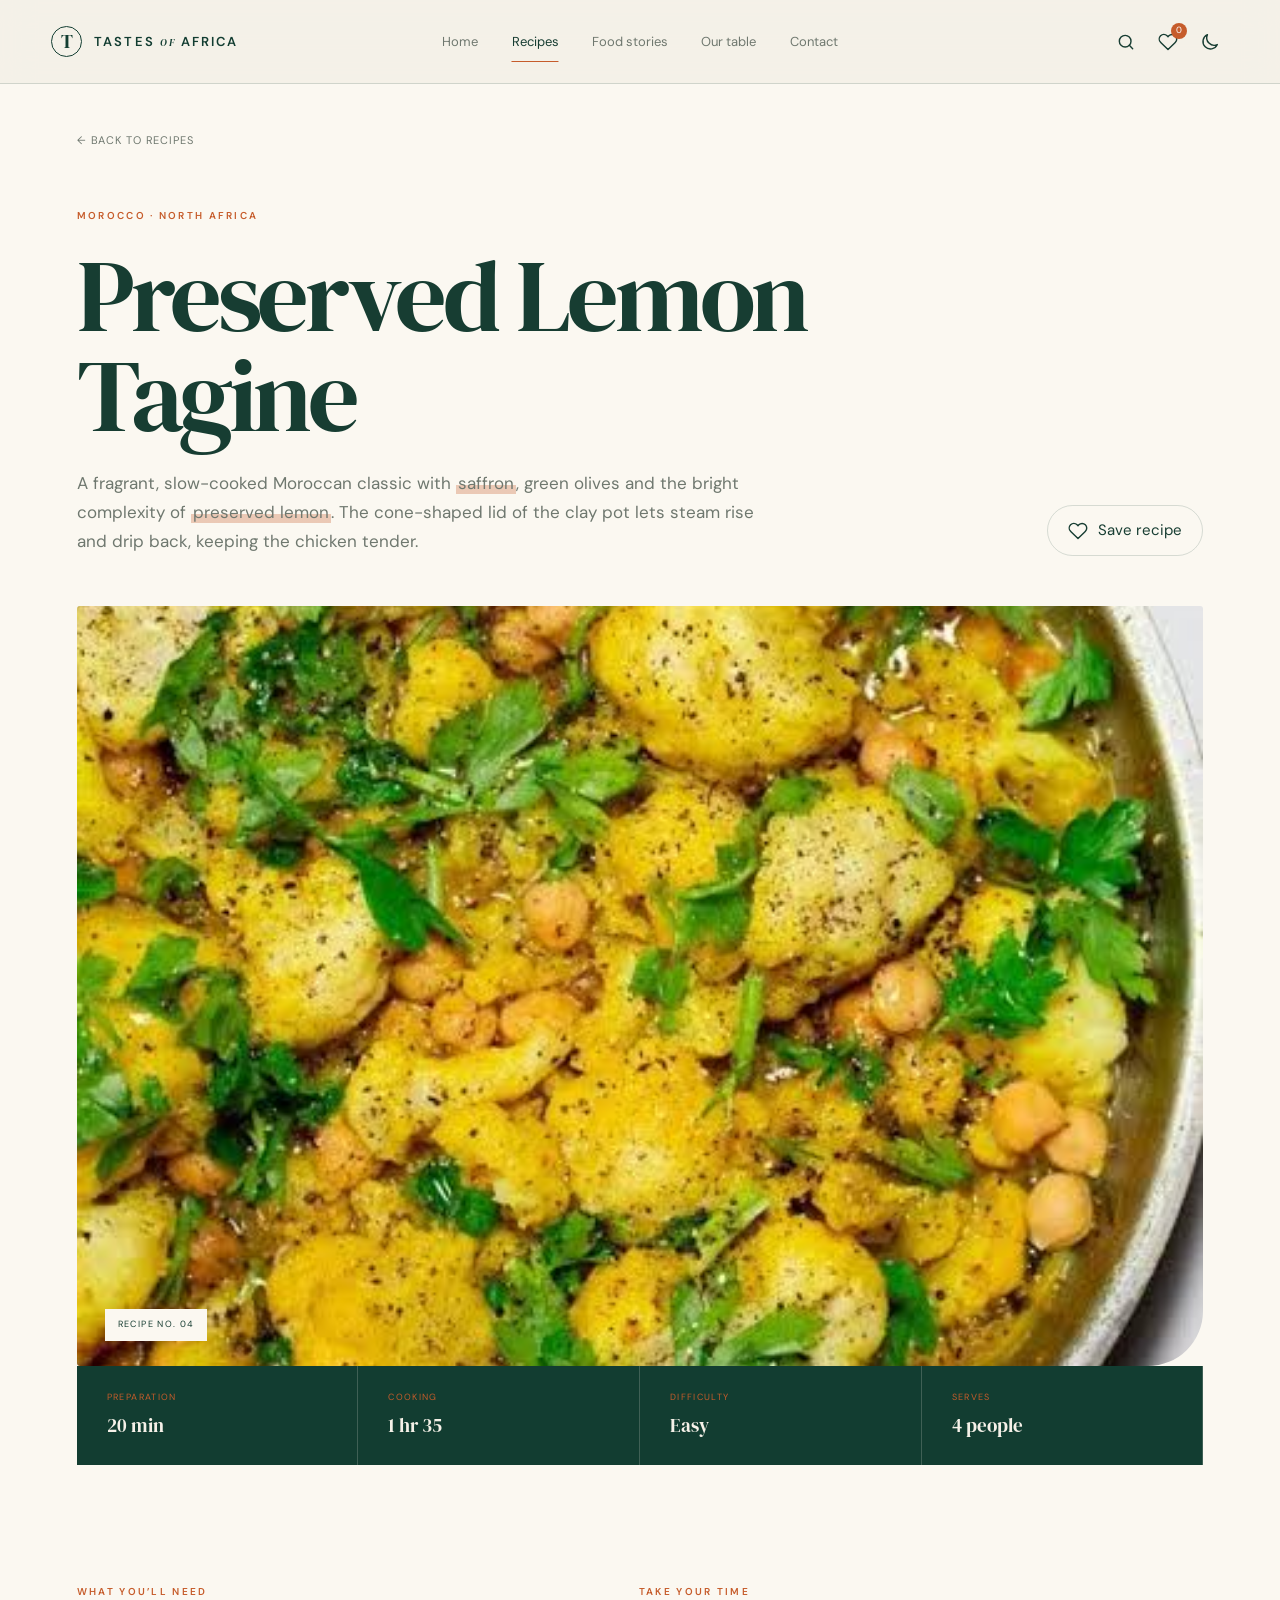
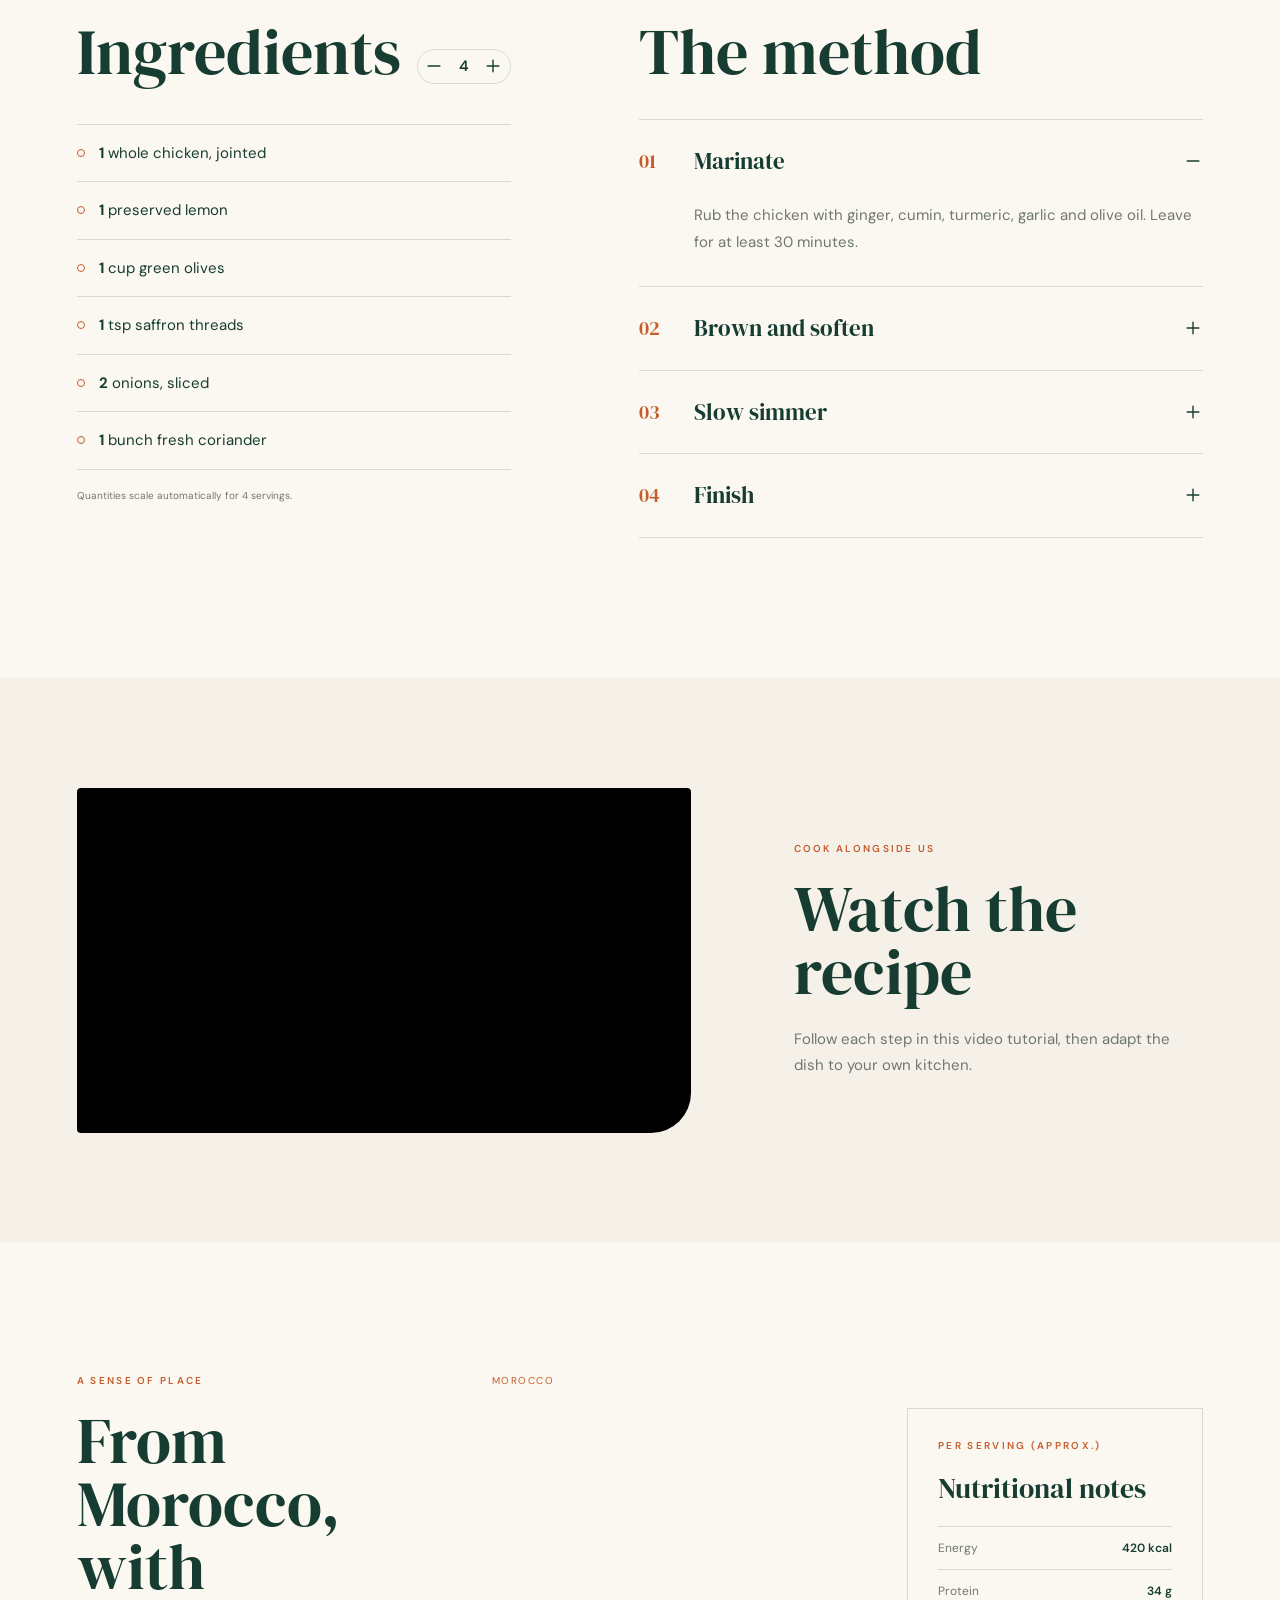
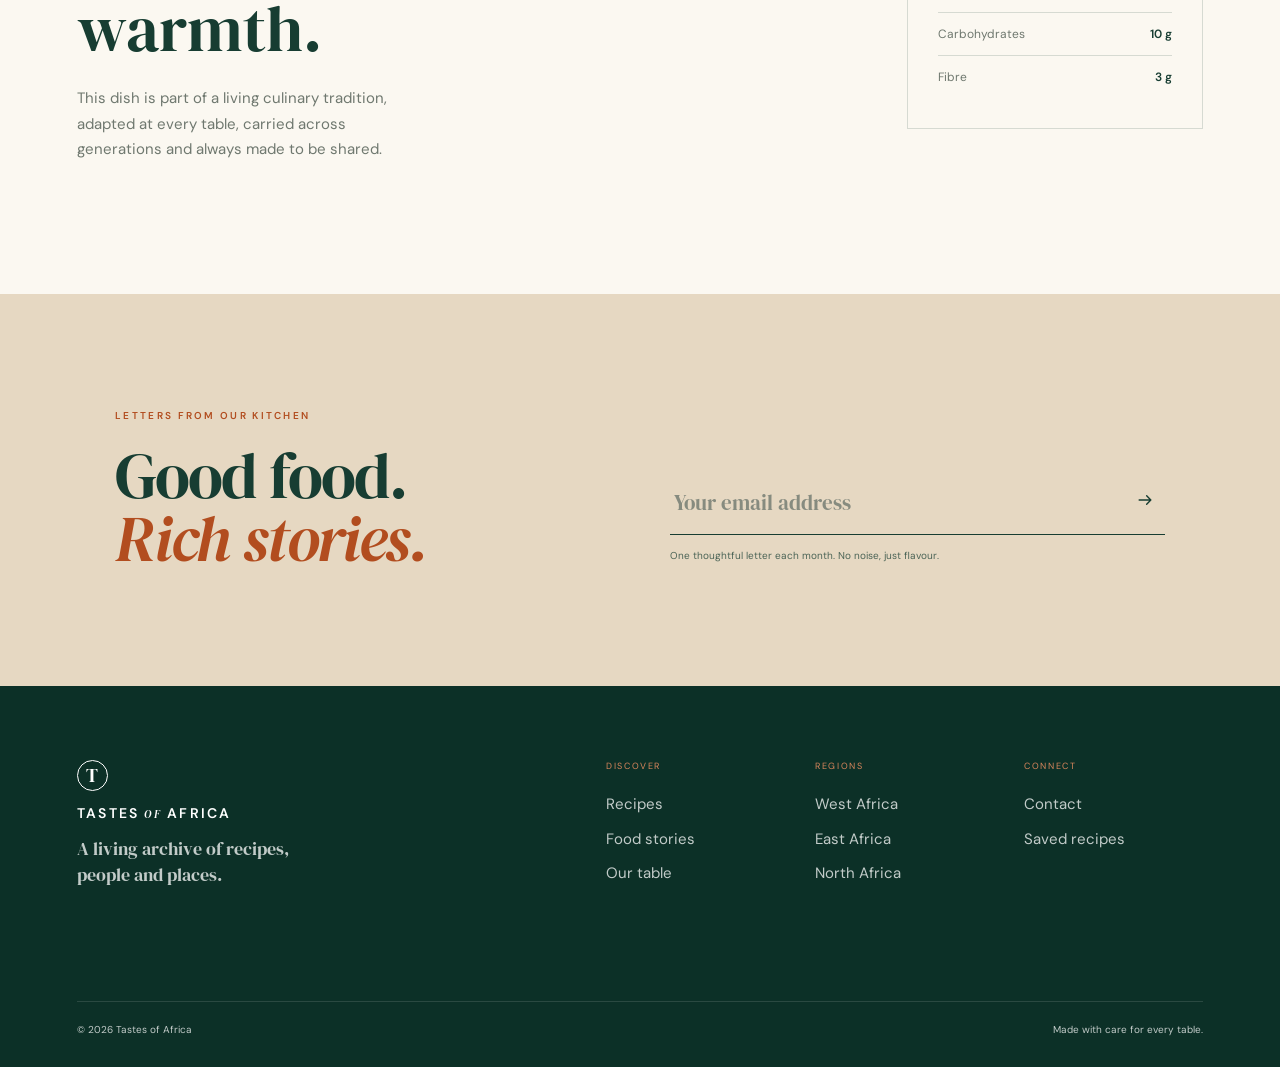
<file: recipe-tagine.html>
<!DOCTYPE html>
<html lang="en" data-theme="light">
<head>
  <meta charset="UTF-8">
  <meta name="viewport" content="width=device-width, initial-scale=1.0">
  <title>Preserved Lemon Tagine | Tastes of Africa</title>
  <meta name="description" content="A fragrant, slow-cooked Moroccan classic with saffron, green olives and the bright complexity of preserved lemon.">

  <!-- Google Fonts: DM Serif Display (headings) + DM Sans (body) -->
  <link rel="preconnect" href="https://fonts.googleapis.com">
  <link rel="preconnect" href="https://fonts.gstatic.com" crossorigin>
  <link href="https://fonts.googleapis.com/css2?family=DM+Sans:wght@400;500;600;700&family=DM+Serif+Display:ital@0;1&display=swap" rel="stylesheet">

  <!-- Apply the saved colour theme before the page paints (prevents a flash) -->
  <script>try{var t=localStorage.getItem('toa-theme');if(t)document.documentElement.setAttribute('data-theme',t)}catch(e){}</script>
  <link rel="stylesheet" href="styles.css">
</head>
<body data-page="recipes">
  <a class="skip-link" href="#main">Skip to content</a>
  <div class="app-shell">

  <!-- ===== Header & navigation ===== -->
  <header class="site-header">
    <a class="brand" href="index.html" aria-label="Tastes of Africa home">
      <span class="brand-mark">T</span>
      <span>TASTES <i>OF</i> AFRICA</span>
    </a>
    <nav class="main-nav" id="main-nav" aria-label="Main navigation">
        <a href="index.html">Home</a>
        <a href="recipes.html" class="active" aria-current="page">Recipes</a>
        <a href="stories.html">Food stories</a>
        <a href="about.html">Our table</a>
        <a href="contact.html">Contact</a>
    </nav>
    <div class="header-actions">
      <a class="icon-button search-nav" href="recipes.html#recipe-search" aria-label="Search recipes"><svg width="20" height="20" viewBox="0 0 24 24" fill="none" stroke="currentColor" stroke-width="1.7" stroke-linecap="round" stroke-linejoin="round" aria-hidden="true"><circle cx="11" cy="11" r="7"/><path d="m20 20-4-4"/></svg></a>
      <a class="icon-button favourite-nav" id="fav-link" href="favorites.html" aria-label="Saved recipes"><svg width="20" height="20" viewBox="0 0 24 24" fill="none" stroke="currentColor" stroke-width="1.7" stroke-linecap="round" stroke-linejoin="round" aria-hidden="true"><path d="M20.8 4.6a5.5 5.5 0 0 0-7.8 0L12 5.7l-1.1-1.1a5.5 5.5 0 0 0-7.8 7.8l1.1 1.1L12 21l7.8-7.5 1.1-1.1a5.5 5.5 0 0 0-.1-7.8Z"/></svg><span id="fav-count" hidden>0</span></a>
      <button class="icon-button theme-toggle" id="theme-toggle" type="button" aria-label="Switch colour theme"><svg class="icon-moon" width="20" height="20" viewBox="0 0 24 24" fill="none" stroke="currentColor" stroke-width="1.7" stroke-linecap="round" stroke-linejoin="round" aria-hidden="true"><path d="M20.8 15.1A9 9 0 0 1 8.9 3.2 9 9 0 1 0 20.8 15.1Z"/></svg><svg class="icon-sun" width="20" height="20" viewBox="0 0 24 24" fill="none" stroke="currentColor" stroke-width="1.7" stroke-linecap="round" stroke-linejoin="round" aria-hidden="true"><circle cx="12" cy="12" r="4"/><path d="M12 2v2M12 20v2M4.9 4.9l1.4 1.4M17.7 17.7l1.4 1.4M2 12h2M20 12h2M4.9 19.1l1.4-1.4M17.7 6.3l1.4-1.4"/></svg></button>
      <button class="menu-button" id="menu-toggle" type="button" aria-label="Toggle menu" aria-expanded="false" aria-controls="main-nav"><svg class="icon-menu" width="20" height="20" viewBox="0 0 24 24" fill="none" stroke="currentColor" stroke-width="1.7" stroke-linecap="round" stroke-linejoin="round" aria-hidden="true"><path d="M4 7h16M4 12h16M4 17h16"/></svg><svg class="icon-close" width="20" height="20" viewBox="0 0 24 24" fill="none" stroke="currentColor" stroke-width="1.7" stroke-linecap="round" stroke-linejoin="round" aria-hidden="true"><path d="m6 6 12 12M18 6 6 18"/></svg></button>
    </div>
  </header>

  <main id="main">

    <article class="detail-page" data-id="tagine">
      <div class="detail-top page-pad">
        <a class="back-button" href="recipes.html">&larr; Back to recipes</a>
        <div class="detail-heading">
          <div>
            <p class="eyebrow">Morocco &middot; North Africa</p>
            <h1>Preserved Lemon Tagine</h1>
            <p>A fragrant, slow-cooked Moroccan classic with <mark>saffron</mark>, green olives and the bright complexity of <mark>preserved lemon</mark>. The cone-shaped lid of the clay pot lets steam rise and drip back, keeping the chicken tender.</p>
          </div>
          <button type="button" class="save-pill" data-id="tagine" aria-pressed="false"><svg width="20" height="20" viewBox="0 0 24 24" fill="none" stroke="currentColor" stroke-width="1.7" stroke-linecap="round" stroke-linejoin="round" aria-hidden="true"><path d="M20.8 4.6a5.5 5.5 0 0 0-7.8 0L12 5.7l-1.1-1.1a5.5 5.5 0 0 0-7.8 7.8l1.1 1.1L12 21l7.8-7.5 1.1-1.1a5.5 5.5 0 0 0-.1-7.8Z"/></svg><span class="save-label">Save recipe</span></button>
        </div>
        <figure class="detail-image">
          <img src="images/Preserved%20Lemon%20Tagine.jpg" alt="Preserved Lemon Tagine, a traditional dish from Morocco">
          <figcaption>Recipe no. 04</figcaption>
        </figure>
      </div>

      <div class="detail-facts">
        <div><small>Preparation</small><b>20 min</b></div>
        <div><small>Cooking</small><b>1 hr 35</b></div>
        <div><small>Difficulty</small><b>Easy</b></div>
        <div><small>Serves</small><b id="serves-label">4 people</b></div>
      </div>

      <div class="recipe-body page-pad">
        <aside class="ingredients-panel">
          <div class="ingredients-title">
            <div><p class="eyebrow">What you&rsquo;ll need</p><h2>Ingredients</h2></div>
            <div class="servings" role="group" aria-label="Number of servings">
              <button type="button" id="serv-down" aria-label="Decrease servings"><svg width="20" height="20" viewBox="0 0 24 24" fill="none" stroke="currentColor" stroke-width="1.7" stroke-linecap="round" stroke-linejoin="round" aria-hidden="true"><path d="M5 12h14"/></svg></button>
              <span id="serv-count" aria-live="polite">4</span>
              <button type="button" id="serv-up" aria-label="Increase servings"><svg width="20" height="20" viewBox="0 0 24 24" fill="none" stroke="currentColor" stroke-width="1.7" stroke-linecap="round" stroke-linejoin="round" aria-hidden="true"><path d="M12 5v14M5 12h14"/></svg></button>
            </div>
          </div>
          <ul id="ingredients" data-base-servings="4">
            <li><i></i><span><b class="qty" data-base="1">1</b> whole chicken, jointed</span></li>
            <li><i></i><span><b class="qty" data-base="1">1</b> preserved lemon</span></li>
            <li><i></i><span><b class="qty" data-base="1">1</b> cup green olives</span></li>
            <li><i></i><span><b class="qty" data-base="1">1</b> tsp saffron threads</span></li>
            <li><i></i><span><b class="qty" data-base="2">2</b> onions, sliced</span></li>
            <li><i></i><span><b class="qty" data-base="1">1</b> bunch fresh coriander</span></li>
          </ul>
          <p class="scaling-note" id="scaling-note">Quantities scale automatically for 4 servings.</p>
        </aside>
        <div class="method-panel">
          <p class="eyebrow">Take your time</p>
          <h2>The method</h2>
          <div class="steps">
          <details class="step" open>
            <summary><span>01</span><b>Marinate</b><svg class="icon-plus" width="20" height="20" viewBox="0 0 24 24" fill="none" stroke="currentColor" stroke-width="1.7" stroke-linecap="round" stroke-linejoin="round" aria-hidden="true"><path d="M12 5v14M5 12h14"/></svg><svg class="icon-minus" width="20" height="20" viewBox="0 0 24 24" fill="none" stroke="currentColor" stroke-width="1.7" stroke-linecap="round" stroke-linejoin="round" aria-hidden="true"><path d="M5 12h14"/></svg></summary>
            <p>Rub the chicken with ginger, cumin, turmeric, garlic and olive oil. Leave for at least 30 minutes.</p>
          </details>
          <details class="step">
            <summary><span>02</span><b>Brown and soften</b><svg class="icon-plus" width="20" height="20" viewBox="0 0 24 24" fill="none" stroke="currentColor" stroke-width="1.7" stroke-linecap="round" stroke-linejoin="round" aria-hidden="true"><path d="M12 5v14M5 12h14"/></svg><svg class="icon-minus" width="20" height="20" viewBox="0 0 24 24" fill="none" stroke="currentColor" stroke-width="1.7" stroke-linecap="round" stroke-linejoin="round" aria-hidden="true"><path d="M5 12h14"/></svg></summary>
            <p>Brown the chicken in the tagine or a heavy pot, set it aside, then cook the sliced onions until soft and golden.</p>
          </details>
          <details class="step">
            <summary><span>03</span><b>Slow simmer</b><svg class="icon-plus" width="20" height="20" viewBox="0 0 24 24" fill="none" stroke="currentColor" stroke-width="1.7" stroke-linecap="round" stroke-linejoin="round" aria-hidden="true"><path d="M12 5v14M5 12h14"/></svg><svg class="icon-minus" width="20" height="20" viewBox="0 0 24 24" fill="none" stroke="currentColor" stroke-width="1.7" stroke-linecap="round" stroke-linejoin="round" aria-hidden="true"><path d="M5 12h14"/></svg></summary>
            <p>Return the chicken, add the saffron and a cup of stock, cover and simmer on low heat for 45 minutes.</p>
          </details>
          <details class="step">
            <summary><span>04</span><b>Finish</b><svg class="icon-plus" width="20" height="20" viewBox="0 0 24 24" fill="none" stroke="currentColor" stroke-width="1.7" stroke-linecap="round" stroke-linejoin="round" aria-hidden="true"><path d="M12 5v14M5 12h14"/></svg><svg class="icon-minus" width="20" height="20" viewBox="0 0 24 24" fill="none" stroke="currentColor" stroke-width="1.7" stroke-linecap="round" stroke-linejoin="round" aria-hidden="true"><path d="M5 12h14"/></svg></summary>
            <p>Add the preserved lemon and olives for the last 15 minutes. Top with coriander and serve with couscous or bread.</p>
          </details>
          </div>
        </div>
      </div>

      <div class="tutorial page-pad">
        <div class="tutorial-video"><iframe src="https://www.youtube.com/embed/dVuZK-Ezj6k?si=ZXgztcW8hV20k8Cf" title="Preserved Lemon Tagine video tutorial" allow="accelerometer; autoplay; clipboard-write; encrypted-media; gyroscope; picture-in-picture" allowfullscreen loading="lazy"></iframe></div>
        <div>
          <p class="eyebrow">Cook alongside us</p>
          <h2>Watch the recipe</h2>
          <p>Follow each step in this video tutorial, then adapt the dish to your own kitchen.</p>
        </div>
      </div>

      <div class="origin page-pad">
        <div>
          <p class="eyebrow">A sense of place</p>
          <h2>From Morocco,<br>with warmth.</h2>
          <p>This dish is part of a living culinary tradition, adapted at every table, carried across generations and always made to be shared.</p>
        </div>
        <div class="origin-map"><span>Morocco</span><iframe src="https://maps.google.com/maps?q=Morocco&amp;z=5&amp;output=embed" title="Map of Morocco" loading="lazy" referrerpolicy="no-referrer-when-downgrade"></iframe></div>
        <div class="nutrition">
          <p class="eyebrow">Per serving (approx.)</p>
          <h3>Nutritional notes</h3>
          <table><caption class="sr-only">Approximate nutritional facts for Preserved Lemon Tagine</caption>
            <tbody>
              <tr><th scope="row">Energy</th><td>420 kcal</td></tr>
              <tr><th scope="row">Protein</th><td>34 g</td></tr>
              <tr><th scope="row">Carbohydrates</th><td>10 g</td></tr>
              <tr><th scope="row">Fibre</th><td>3 g</td></tr>
            </tbody>
          </table>
        </div>
      </div>
    </article>
  </main>

  <!-- ===== Newsletter sign-up ===== -->
  <section class="newsletter" aria-labelledby="news-title">
    <div>
      <p class="eyebrow">Letters from our kitchen</p>
      <h2 id="news-title">Good food.<br><em>Rich stories.</em></h2>
    </div>
    <form id="newsletter-form" novalidate>
      <label class="field"><span class="sr-only">Email address</span>
        <input type="email" id="news-email" name="email" placeholder="Your email address" autocomplete="email" required>
        <button type="submit" aria-label="Subscribe"><svg width="20" height="20" viewBox="0 0 24 24" fill="none" stroke="currentColor" stroke-width="1.7" stroke-linecap="round" stroke-linejoin="round" aria-hidden="true"><path d="M5 12h14M14 7l5 5-5 5"/></svg></button>
      </label>
      <p class="error" id="news-error" role="alert"></p>
      <p>One thoughtful letter each month. No noise, just flavour.</p>
    </form>
  </section>

  <!-- ===== Footer ===== -->
  <footer class="footer page-pad">
    <div class="footer-brand">
      <span class="brand-mark">T</span>
      <h2>TASTES <i>OF</i> AFRICA</h2>
      <p>A living archive of recipes,<br>people and places.</p>
    </div>
    <div class="footer-links">
      <div><small>DISCOVER</small><a href="recipes.html">Recipes</a><a href="stories.html">Food stories</a><a href="about.html">Our table</a></div>
      <div><small>REGIONS</small><a href="regions-west-africa.html">West Africa</a><a href="regions-east-africa.html">East Africa</a><a href="regions-north-africa.html">North Africa</a></div>
      <div><small>CONNECT</small><a href="contact.html">Contact</a><a href="favorites.html">Saved recipes</a></div>
    </div>
    <div class="footer-bottom"><span>&copy; 2026 Tastes of Africa</span><span>Made with care for every table.</span></div>
  </footer>

  </div>
  <script src="script.js"></script>
</body>
</html>
</file>
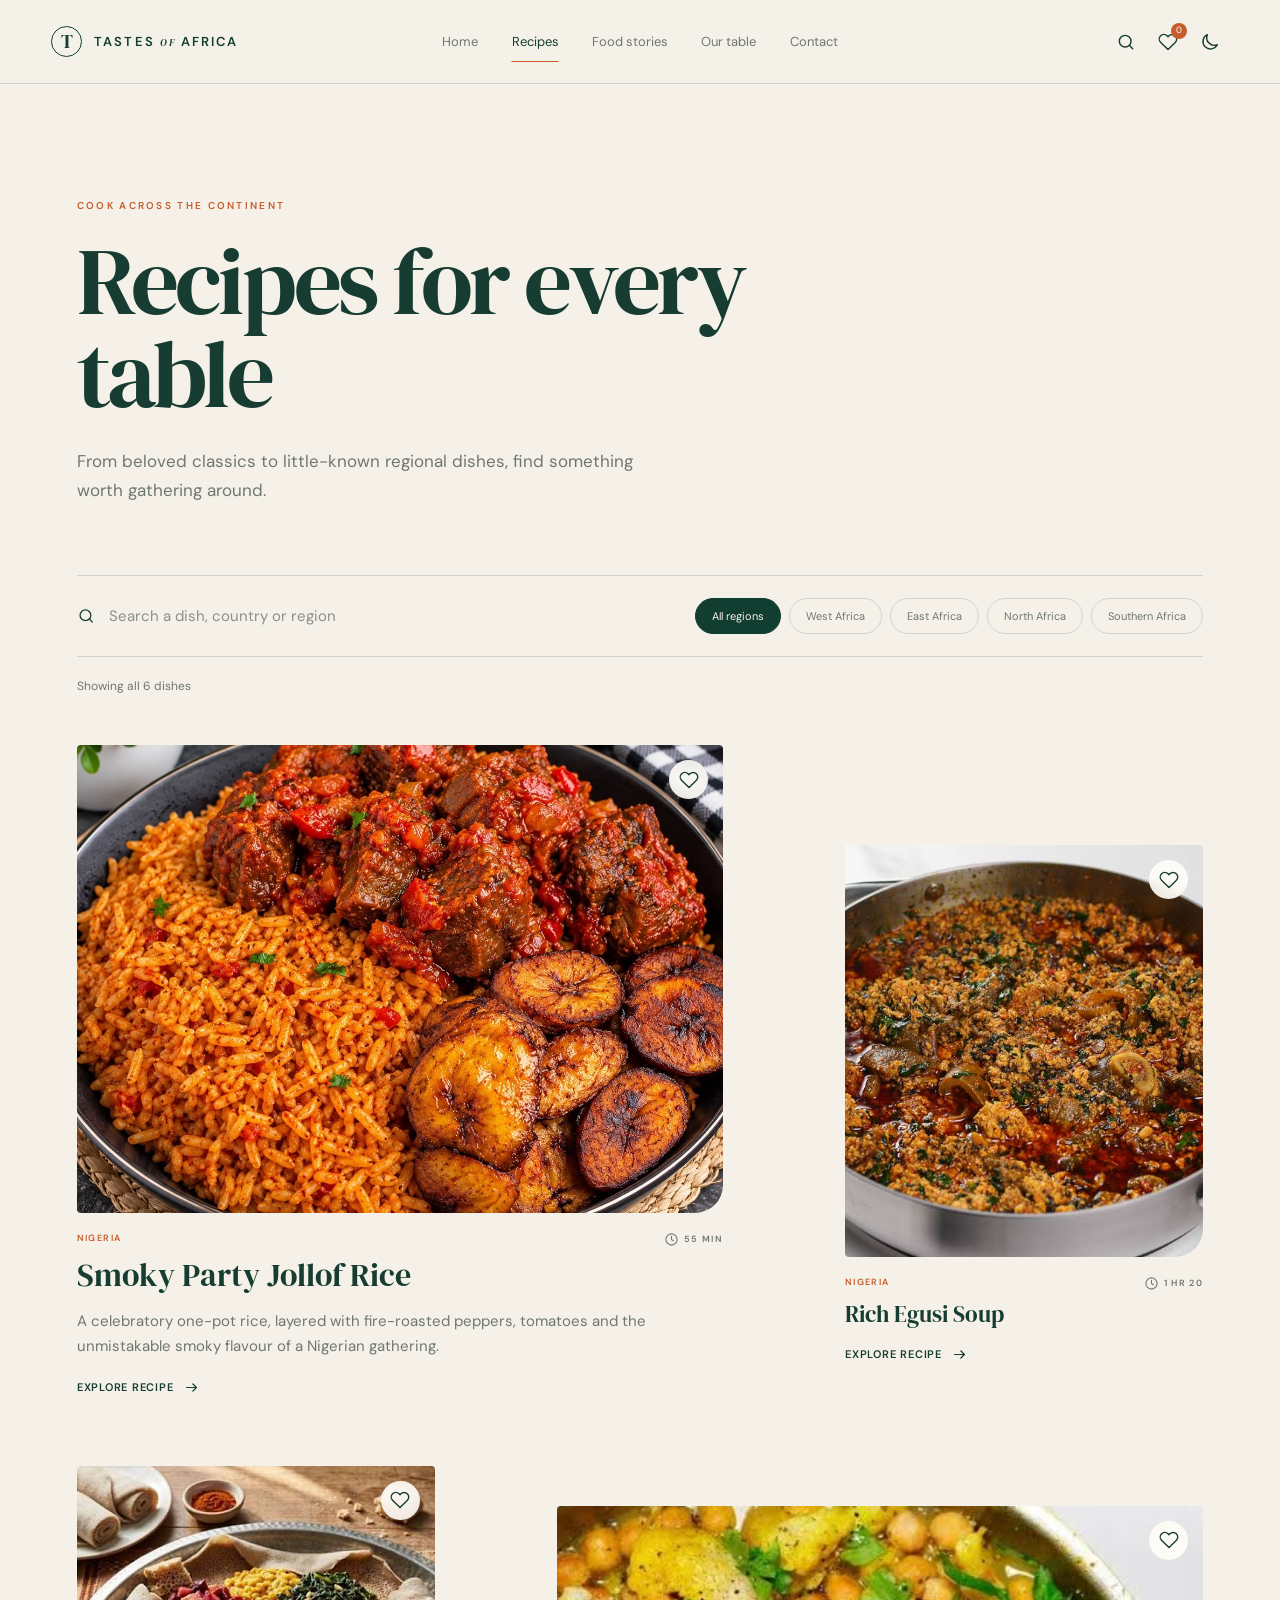
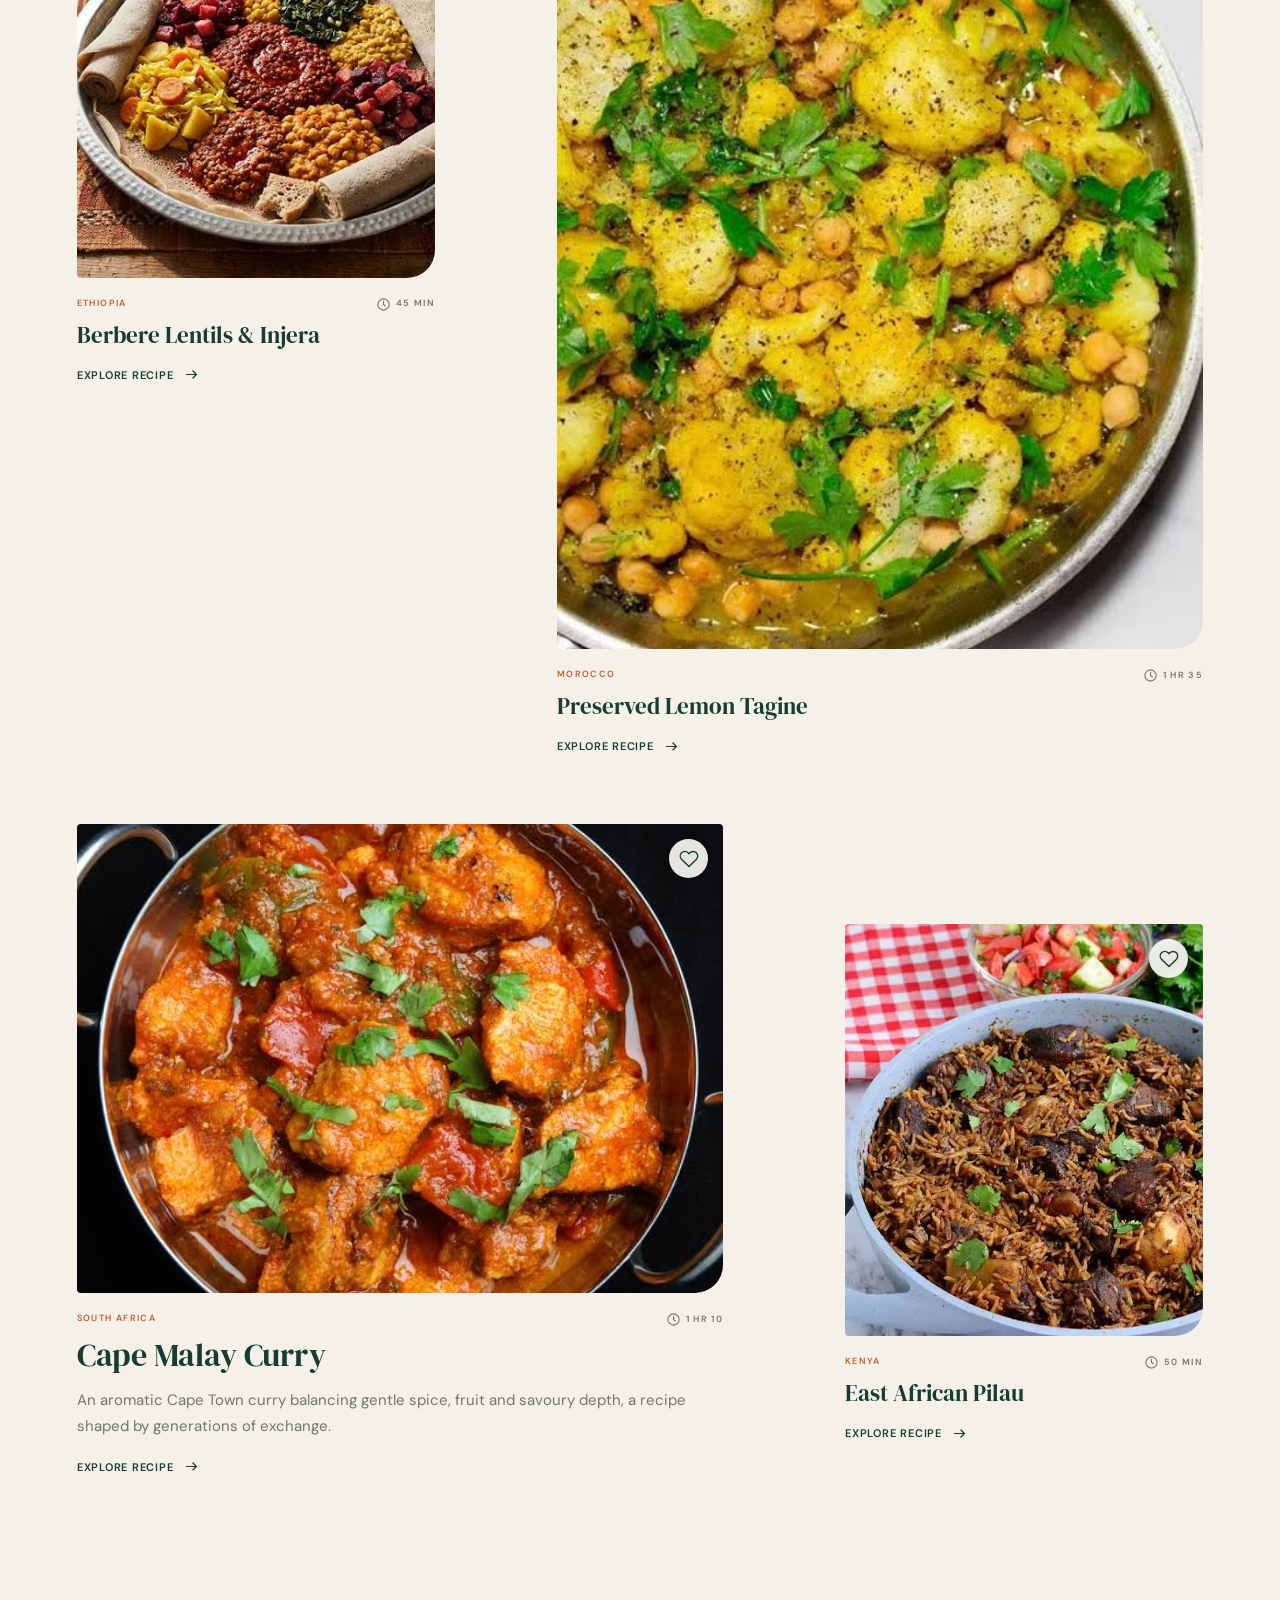
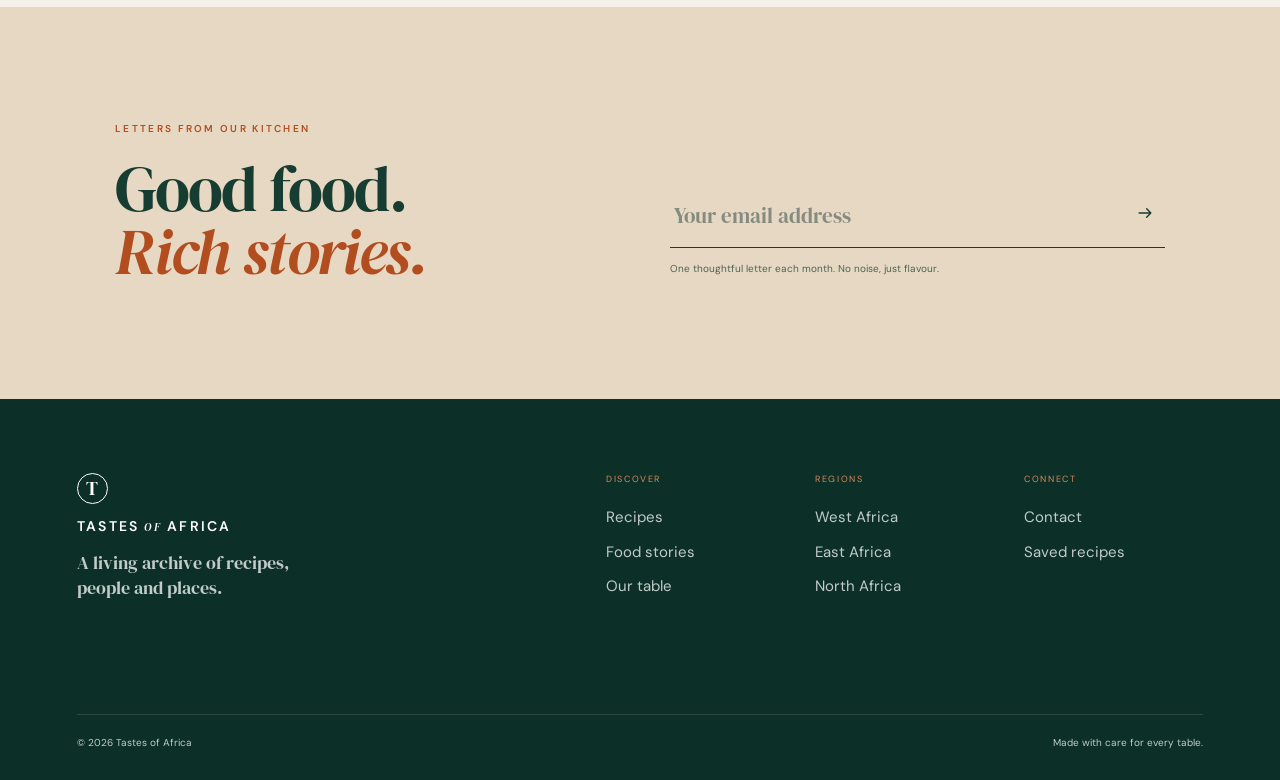
<file: recipes.html>
<!DOCTYPE html>
<html lang="en" data-theme="light">
<head>
  <meta charset="UTF-8">
  <meta name="viewport" content="width=device-width, initial-scale=1.0">
  <title>Recipes | Tastes of Africa</title>
  <meta name="description" content="Browse and filter African recipes by region.">

  <!-- Google Fonts: DM Serif Display (headings) + DM Sans (body) -->
  <link rel="preconnect" href="https://fonts.googleapis.com">
  <link rel="preconnect" href="https://fonts.gstatic.com" crossorigin>
  <link href="https://fonts.googleapis.com/css2?family=DM+Sans:wght@400;500;600;700&family=DM+Serif+Display:ital@0;1&display=swap" rel="stylesheet">

  <!-- Apply the saved colour theme before the page paints (prevents a flash) -->
  <script>try{var t=localStorage.getItem('toa-theme');if(t)document.documentElement.setAttribute('data-theme',t)}catch(e){}</script>
  <link rel="stylesheet" href="styles.css">
</head>
<body data-page="recipes">
  <a class="skip-link" href="#main">Skip to content</a>
  <div class="app-shell">

  <!-- ===== Header & navigation ===== -->
  <header class="site-header">
    <a class="brand" href="index.html" aria-label="Tastes of Africa home">
      <span class="brand-mark">T</span>
      <span>TASTES <i>OF</i> AFRICA</span>
    </a>
    <nav class="main-nav" id="main-nav" aria-label="Main navigation">
        <a href="index.html">Home</a>
        <a href="recipes.html" class="active" aria-current="page">Recipes</a>
        <a href="stories.html">Food stories</a>
        <a href="about.html">Our table</a>
        <a href="contact.html">Contact</a>
    </nav>
    <div class="header-actions">
      <a class="icon-button search-nav" href="recipes.html#recipe-search" aria-label="Search recipes"><svg width="20" height="20" viewBox="0 0 24 24" fill="none" stroke="currentColor" stroke-width="1.7" stroke-linecap="round" stroke-linejoin="round" aria-hidden="true"><circle cx="11" cy="11" r="7"/><path d="m20 20-4-4"/></svg></a>
      <a class="icon-button favourite-nav" id="fav-link" href="favorites.html" aria-label="Saved recipes"><svg width="20" height="20" viewBox="0 0 24 24" fill="none" stroke="currentColor" stroke-width="1.7" stroke-linecap="round" stroke-linejoin="round" aria-hidden="true"><path d="M20.8 4.6a5.5 5.5 0 0 0-7.8 0L12 5.7l-1.1-1.1a5.5 5.5 0 0 0-7.8 7.8l1.1 1.1L12 21l7.8-7.5 1.1-1.1a5.5 5.5 0 0 0-.1-7.8Z"/></svg><span id="fav-count" hidden>0</span></a>
      <button class="icon-button theme-toggle" id="theme-toggle" type="button" aria-label="Switch colour theme"><svg class="icon-moon" width="20" height="20" viewBox="0 0 24 24" fill="none" stroke="currentColor" stroke-width="1.7" stroke-linecap="round" stroke-linejoin="round" aria-hidden="true"><path d="M20.8 15.1A9 9 0 0 1 8.9 3.2 9 9 0 1 0 20.8 15.1Z"/></svg><svg class="icon-sun" width="20" height="20" viewBox="0 0 24 24" fill="none" stroke="currentColor" stroke-width="1.7" stroke-linecap="round" stroke-linejoin="round" aria-hidden="true"><circle cx="12" cy="12" r="4"/><path d="M12 2v2M12 20v2M4.9 4.9l1.4 1.4M17.7 17.7l1.4 1.4M2 12h2M20 12h2M4.9 19.1l1.4-1.4M17.7 6.3l1.4-1.4"/></svg></button>
      <button class="menu-button" id="menu-toggle" type="button" aria-label="Toggle menu" aria-expanded="false" aria-controls="main-nav"><svg class="icon-menu" width="20" height="20" viewBox="0 0 24 24" fill="none" stroke="currentColor" stroke-width="1.7" stroke-linecap="round" stroke-linejoin="round" aria-hidden="true"><path d="M4 7h16M4 12h16M4 17h16"/></svg><svg class="icon-close" width="20" height="20" viewBox="0 0 24 24" fill="none" stroke="currentColor" stroke-width="1.7" stroke-linecap="round" stroke-linejoin="round" aria-hidden="true"><path d="m6 6 12 12M18 6 6 18"/></svg></button>
    </div>
  </header>

  <main id="main">

    <section class="listing page-pad">
      <div class="listing-intro">
        <p class="eyebrow">Cook across the continent</p>
        <h1>Recipes for every table</h1>
        <p>From beloved classics to little-known regional dishes, find something worth gathering around.</p>
      </div>
      <div class="recipe-tools">
        <label class="search-box"><svg width="20" height="20" viewBox="0 0 24 24" fill="none" stroke="currentColor" stroke-width="1.7" stroke-linecap="round" stroke-linejoin="round" aria-hidden="true"><circle cx="11" cy="11" r="7"/><path d="m20 20-4-4"/></svg><span class="sr-only">Search recipes</span><input id="recipe-search" type="search" placeholder="Search a dish, country or region"></label>
        <div class="filters" id="region-filters" role="group" aria-label="Filter recipes by region"><button type="button" class="filter-btn active" data-filter="all">All regions</button><button type="button" class="filter-btn" data-filter="west-africa">West Africa</button><button type="button" class="filter-btn" data-filter="east-africa">East Africa</button><button type="button" class="filter-btn" data-filter="north-africa">North Africa</button><button type="button" class="filter-btn" data-filter="southern-africa">Southern Africa</button></div>
      </div>
      <p class="result-count" id="result-count" aria-live="polite">Showing all 6 dishes</p>
      <div class="recipe-grid" id="recipe-grid">
      <div class="grid-item item-0" data-region="west-africa" data-id="jollof-rice">
        <figure class="recipe-feature large">
          <div class="recipe-image">
            <a href="recipe-jollof-rice.html" aria-label="Open Smoky Party Jollof Rice"><img src="images/Smoky%20Jollof%20rice.jpg" alt="Smoky Party Jollof Rice, a dish from Nigeria" loading="lazy"></a>
            <button type="button" class="heart-button" data-id="jollof-rice" aria-label="Save Smoky Party Jollof Rice" aria-pressed="false"><svg width="20" height="20" viewBox="0 0 24 24" fill="none" stroke="currentColor" stroke-width="1.7" stroke-linecap="round" stroke-linejoin="round" aria-hidden="true"><path d="M20.8 4.6a5.5 5.5 0 0 0-7.8 0L12 5.7l-1.1-1.1a5.5 5.5 0 0 0-7.8 7.8l1.1 1.1L12 21l7.8-7.5 1.1-1.1a5.5 5.5 0 0 0-.1-7.8Z"/></svg></button>
          </div>
          <figcaption>
            <div class="recipe-meta"><span>Nigeria</span><span><svg width="15" height="15" viewBox="0 0 24 24" fill="none" stroke="currentColor" stroke-width="1.7" stroke-linecap="round" stroke-linejoin="round" aria-hidden="true"><circle cx="12" cy="12" r="9"/><path d="M12 7v5l3 2"/></svg> 55 min</span></div>
            <h3><a href="recipe-jollof-rice.html">Smoky Party Jollof Rice</a></h3>
            <p class="intro">A celebratory one-pot rice, layered with fire-roasted peppers, tomatoes and the unmistakable smoky flavour of a Nigerian gathering.</p>
            <a class="recipe-link" href="recipe-jollof-rice.html">Explore recipe <svg width="17" height="17" viewBox="0 0 24 24" fill="none" stroke="currentColor" stroke-width="1.7" stroke-linecap="round" stroke-linejoin="round" aria-hidden="true"><path d="M5 12h14M14 7l5 5-5 5"/></svg></a>
          </figcaption>
        </figure>
      </div>
      <div class="grid-item item-1" data-region="west-africa" data-id="egusi-soup">
        <figure class="recipe-feature">
          <div class="recipe-image">
            <a href="recipe-egusi-soup.html" aria-label="Open Rich Egusi Soup"><img src="images/Rich%20Egusi%20Soup.jpg" alt="Rich Egusi Soup, a dish from Nigeria" loading="lazy"></a>
            <button type="button" class="heart-button" data-id="egusi-soup" aria-label="Save Rich Egusi Soup" aria-pressed="false"><svg width="20" height="20" viewBox="0 0 24 24" fill="none" stroke="currentColor" stroke-width="1.7" stroke-linecap="round" stroke-linejoin="round" aria-hidden="true"><path d="M20.8 4.6a5.5 5.5 0 0 0-7.8 0L12 5.7l-1.1-1.1a5.5 5.5 0 0 0-7.8 7.8l1.1 1.1L12 21l7.8-7.5 1.1-1.1a5.5 5.5 0 0 0-.1-7.8Z"/></svg></button>
          </div>
          <figcaption>
            <div class="recipe-meta"><span>Nigeria</span><span><svg width="15" height="15" viewBox="0 0 24 24" fill="none" stroke="currentColor" stroke-width="1.7" stroke-linecap="round" stroke-linejoin="round" aria-hidden="true"><circle cx="12" cy="12" r="9"/><path d="M12 7v5l3 2"/></svg> 1 hr 20</span></div>
            <h3><a href="recipe-egusi-soup.html">Rich Egusi Soup</a></h3>
            <p class="intro">A deeply savoury melon-seed soup enriched with leafy greens and slow-cooked aromatics, served at tables across West Africa.</p>
            <a class="recipe-link" href="recipe-egusi-soup.html">Explore recipe <svg width="17" height="17" viewBox="0 0 24 24" fill="none" stroke="currentColor" stroke-width="1.7" stroke-linecap="round" stroke-linejoin="round" aria-hidden="true"><path d="M5 12h14M14 7l5 5-5 5"/></svg></a>
          </figcaption>
        </figure>
      </div>
      <div class="grid-item item-2" data-region="east-africa" data-id="lentils-injera">
        <figure class="recipe-feature">
          <div class="recipe-image">
            <a href="recipe-lentils-injera.html" aria-label="Open Berbere Lentils &amp; Injera"><img src="images/Berbere%20Lentils%20%26%20Injera.jpg" alt="Berbere Lentils &amp; Injera, a dish from Ethiopia" loading="lazy"></a>
            <button type="button" class="heart-button" data-id="lentils-injera" aria-label="Save Berbere Lentils &amp; Injera" aria-pressed="false"><svg width="20" height="20" viewBox="0 0 24 24" fill="none" stroke="currentColor" stroke-width="1.7" stroke-linecap="round" stroke-linejoin="round" aria-hidden="true"><path d="M20.8 4.6a5.5 5.5 0 0 0-7.8 0L12 5.7l-1.1-1.1a5.5 5.5 0 0 0-7.8 7.8l1.1 1.1L12 21l7.8-7.5 1.1-1.1a5.5 5.5 0 0 0-.1-7.8Z"/></svg></button>
          </div>
          <figcaption>
            <div class="recipe-meta"><span>Ethiopia</span><span><svg width="15" height="15" viewBox="0 0 24 24" fill="none" stroke="currentColor" stroke-width="1.7" stroke-linecap="round" stroke-linejoin="round" aria-hidden="true"><circle cx="12" cy="12" r="9"/><path d="M12 7v5l3 2"/></svg> 45 min</span></div>
            <h3><a href="recipe-lentils-injera.html">Berbere Lentils &amp; Injera</a></h3>
            <p class="intro">Earthy red lentils simmered with fragrant berbere, traditionally gathered with pieces of tangy, cloud-soft injera.</p>
            <a class="recipe-link" href="recipe-lentils-injera.html">Explore recipe <svg width="17" height="17" viewBox="0 0 24 24" fill="none" stroke="currentColor" stroke-width="1.7" stroke-linecap="round" stroke-linejoin="round" aria-hidden="true"><path d="M5 12h14M14 7l5 5-5 5"/></svg></a>
          </figcaption>
        </figure>
      </div>
      <div class="grid-item item-3" data-region="north-africa" data-id="tagine">
        <figure class="recipe-feature">
          <div class="recipe-image">
            <a href="recipe-tagine.html" aria-label="Open Preserved Lemon Tagine"><img src="images/Preserved%20Lemon%20Tagine.jpg" alt="Preserved Lemon Tagine, a dish from Morocco" loading="lazy"></a>
            <button type="button" class="heart-button" data-id="tagine" aria-label="Save Preserved Lemon Tagine" aria-pressed="false"><svg width="20" height="20" viewBox="0 0 24 24" fill="none" stroke="currentColor" stroke-width="1.7" stroke-linecap="round" stroke-linejoin="round" aria-hidden="true"><path d="M20.8 4.6a5.5 5.5 0 0 0-7.8 0L12 5.7l-1.1-1.1a5.5 5.5 0 0 0-7.8 7.8l1.1 1.1L12 21l7.8-7.5 1.1-1.1a5.5 5.5 0 0 0-.1-7.8Z"/></svg></button>
          </div>
          <figcaption>
            <div class="recipe-meta"><span>Morocco</span><span><svg width="15" height="15" viewBox="0 0 24 24" fill="none" stroke="currentColor" stroke-width="1.7" stroke-linecap="round" stroke-linejoin="round" aria-hidden="true"><circle cx="12" cy="12" r="9"/><path d="M12 7v5l3 2"/></svg> 1 hr 35</span></div>
            <h3><a href="recipe-tagine.html">Preserved Lemon Tagine</a></h3>
            <p class="intro">A fragrant, slow-cooked Moroccan classic with saffron, green olives and the bright complexity of preserved lemon.</p>
            <a class="recipe-link" href="recipe-tagine.html">Explore recipe <svg width="17" height="17" viewBox="0 0 24 24" fill="none" stroke="currentColor" stroke-width="1.7" stroke-linecap="round" stroke-linejoin="round" aria-hidden="true"><path d="M5 12h14M14 7l5 5-5 5"/></svg></a>
          </figcaption>
        </figure>
      </div>
      <div class="grid-item item-0" data-region="southern-africa" data-id="cape-malay-curry">
        <figure class="recipe-feature large">
          <div class="recipe-image">
            <a href="recipe-cape-malay-curry.html" aria-label="Open Cape Malay Curry"><img src="images/Cape%20Malay%20Curry.jpg" alt="Cape Malay Curry, a dish from South Africa" loading="lazy"></a>
            <button type="button" class="heart-button" data-id="cape-malay-curry" aria-label="Save Cape Malay Curry" aria-pressed="false"><svg width="20" height="20" viewBox="0 0 24 24" fill="none" stroke="currentColor" stroke-width="1.7" stroke-linecap="round" stroke-linejoin="round" aria-hidden="true"><path d="M20.8 4.6a5.5 5.5 0 0 0-7.8 0L12 5.7l-1.1-1.1a5.5 5.5 0 0 0-7.8 7.8l1.1 1.1L12 21l7.8-7.5 1.1-1.1a5.5 5.5 0 0 0-.1-7.8Z"/></svg></button>
          </div>
          <figcaption>
            <div class="recipe-meta"><span>South Africa</span><span><svg width="15" height="15" viewBox="0 0 24 24" fill="none" stroke="currentColor" stroke-width="1.7" stroke-linecap="round" stroke-linejoin="round" aria-hidden="true"><circle cx="12" cy="12" r="9"/><path d="M12 7v5l3 2"/></svg> 1 hr 10</span></div>
            <h3><a href="recipe-cape-malay-curry.html">Cape Malay Curry</a></h3>
            <p class="intro">An aromatic Cape Town curry balancing gentle spice, fruit and savoury depth, a recipe shaped by generations of exchange.</p>
            <a class="recipe-link" href="recipe-cape-malay-curry.html">Explore recipe <svg width="17" height="17" viewBox="0 0 24 24" fill="none" stroke="currentColor" stroke-width="1.7" stroke-linecap="round" stroke-linejoin="round" aria-hidden="true"><path d="M5 12h14M14 7l5 5-5 5"/></svg></a>
          </figcaption>
        </figure>
      </div>
      <div class="grid-item item-1" data-region="east-africa" data-id="pilau">
        <figure class="recipe-feature">
          <div class="recipe-image">
            <a href="recipe-pilau.html" aria-label="Open East African Pilau"><img src="images/East%20African%20Pilau.jpg" alt="East African Pilau, a dish from Kenya" loading="lazy"></a>
            <button type="button" class="heart-button" data-id="pilau" aria-label="Save East African Pilau" aria-pressed="false"><svg width="20" height="20" viewBox="0 0 24 24" fill="none" stroke="currentColor" stroke-width="1.7" stroke-linecap="round" stroke-linejoin="round" aria-hidden="true"><path d="M20.8 4.6a5.5 5.5 0 0 0-7.8 0L12 5.7l-1.1-1.1a5.5 5.5 0 0 0-7.8 7.8l1.1 1.1L12 21l7.8-7.5 1.1-1.1a5.5 5.5 0 0 0-.1-7.8Z"/></svg></button>
          </div>
          <figcaption>
            <div class="recipe-meta"><span>Kenya</span><span><svg width="15" height="15" viewBox="0 0 24 24" fill="none" stroke="currentColor" stroke-width="1.7" stroke-linecap="round" stroke-linejoin="round" aria-hidden="true"><circle cx="12" cy="12" r="9"/><path d="M12 7v5l3 2"/></svg> 50 min</span></div>
            <h3><a href="recipe-pilau.html">East African Pilau</a></h3>
            <p class="intro">Perfumed basmati rice with toasted whole spices, a Swahili coast staple made for generous sharing.</p>
            <a class="recipe-link" href="recipe-pilau.html">Explore recipe <svg width="17" height="17" viewBox="0 0 24 24" fill="none" stroke="currentColor" stroke-width="1.7" stroke-linecap="round" stroke-linejoin="round" aria-hidden="true"><path d="M5 12h14M14 7l5 5-5 5"/></svg></a>
          </figcaption>
        </figure>
      </div>
      </div>
      <div class="empty-state hidden" id="empty-state"><div><span>&mdash;</span><h2>No recipes found</h2><p>Try another search or region.</p><button type="button" class="primary-button" id="reset-filters">Show all recipes</button></div></div>
    </section>
  </main>

  <!-- ===== Newsletter sign-up ===== -->
  <section class="newsletter" aria-labelledby="news-title">
    <div>
      <p class="eyebrow">Letters from our kitchen</p>
      <h2 id="news-title">Good food.<br><em>Rich stories.</em></h2>
    </div>
    <form id="newsletter-form" novalidate>
      <label class="field"><span class="sr-only">Email address</span>
        <input type="email" id="news-email" name="email" placeholder="Your email address" autocomplete="email" required>
        <button type="submit" aria-label="Subscribe"><svg width="20" height="20" viewBox="0 0 24 24" fill="none" stroke="currentColor" stroke-width="1.7" stroke-linecap="round" stroke-linejoin="round" aria-hidden="true"><path d="M5 12h14M14 7l5 5-5 5"/></svg></button>
      </label>
      <p class="error" id="news-error" role="alert"></p>
      <p>One thoughtful letter each month. No noise, just flavour.</p>
    </form>
  </section>

  <!-- ===== Footer ===== -->
  <footer class="footer page-pad">
    <div class="footer-brand">
      <span class="brand-mark">T</span>
      <h2>TASTES <i>OF</i> AFRICA</h2>
      <p>A living archive of recipes,<br>people and places.</p>
    </div>
    <div class="footer-links">
      <div><small>DISCOVER</small><a href="recipes.html">Recipes</a><a href="stories.html">Food stories</a><a href="about.html">Our table</a></div>
      <div><small>REGIONS</small><a href="regions-west-africa.html">West Africa</a><a href="regions-east-africa.html">East Africa</a><a href="regions-north-africa.html">North Africa</a></div>
      <div><small>CONNECT</small><a href="contact.html">Contact</a><a href="favorites.html">Saved recipes</a></div>
    </div>
    <div class="footer-bottom"><span>&copy; 2026 Tastes of Africa</span><span>Made with care for every table.</span></div>
  </footer>

  </div>
  <script src="script.js"></script>
</body>
</html>
</file>
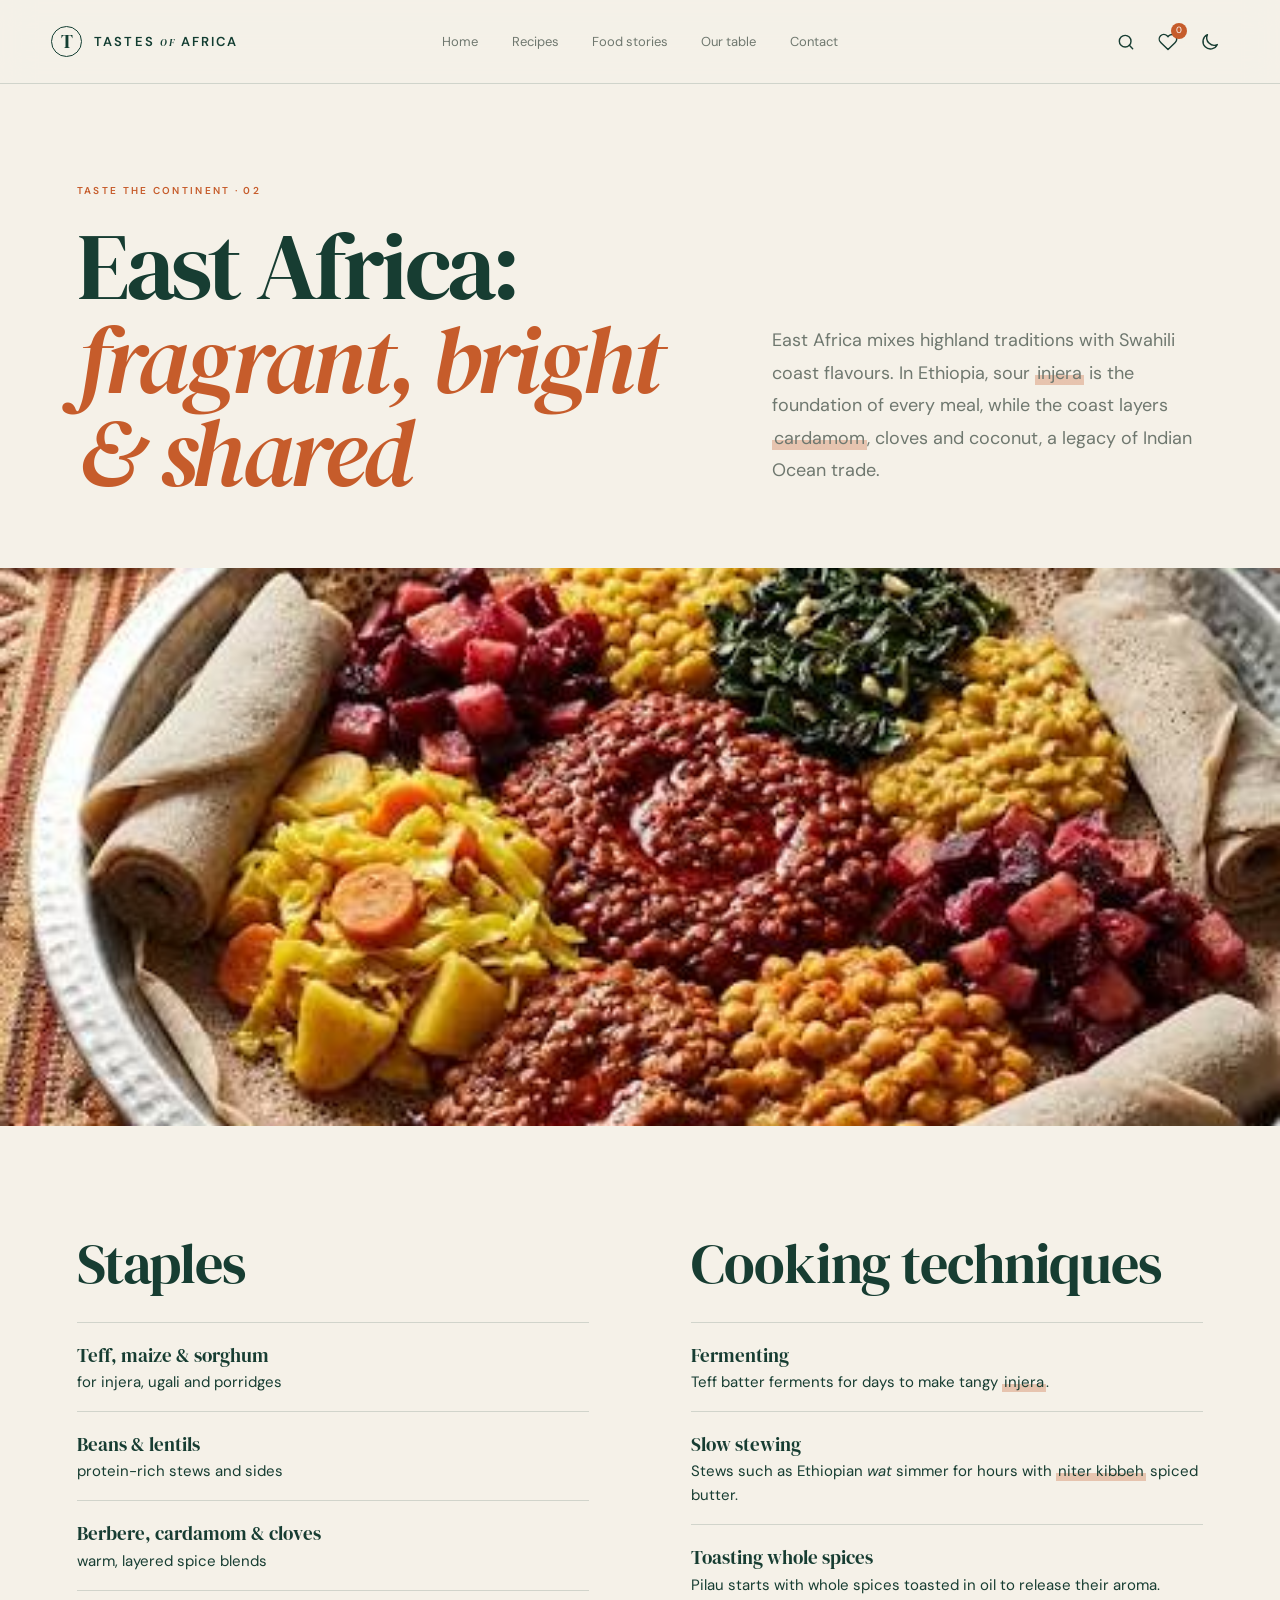
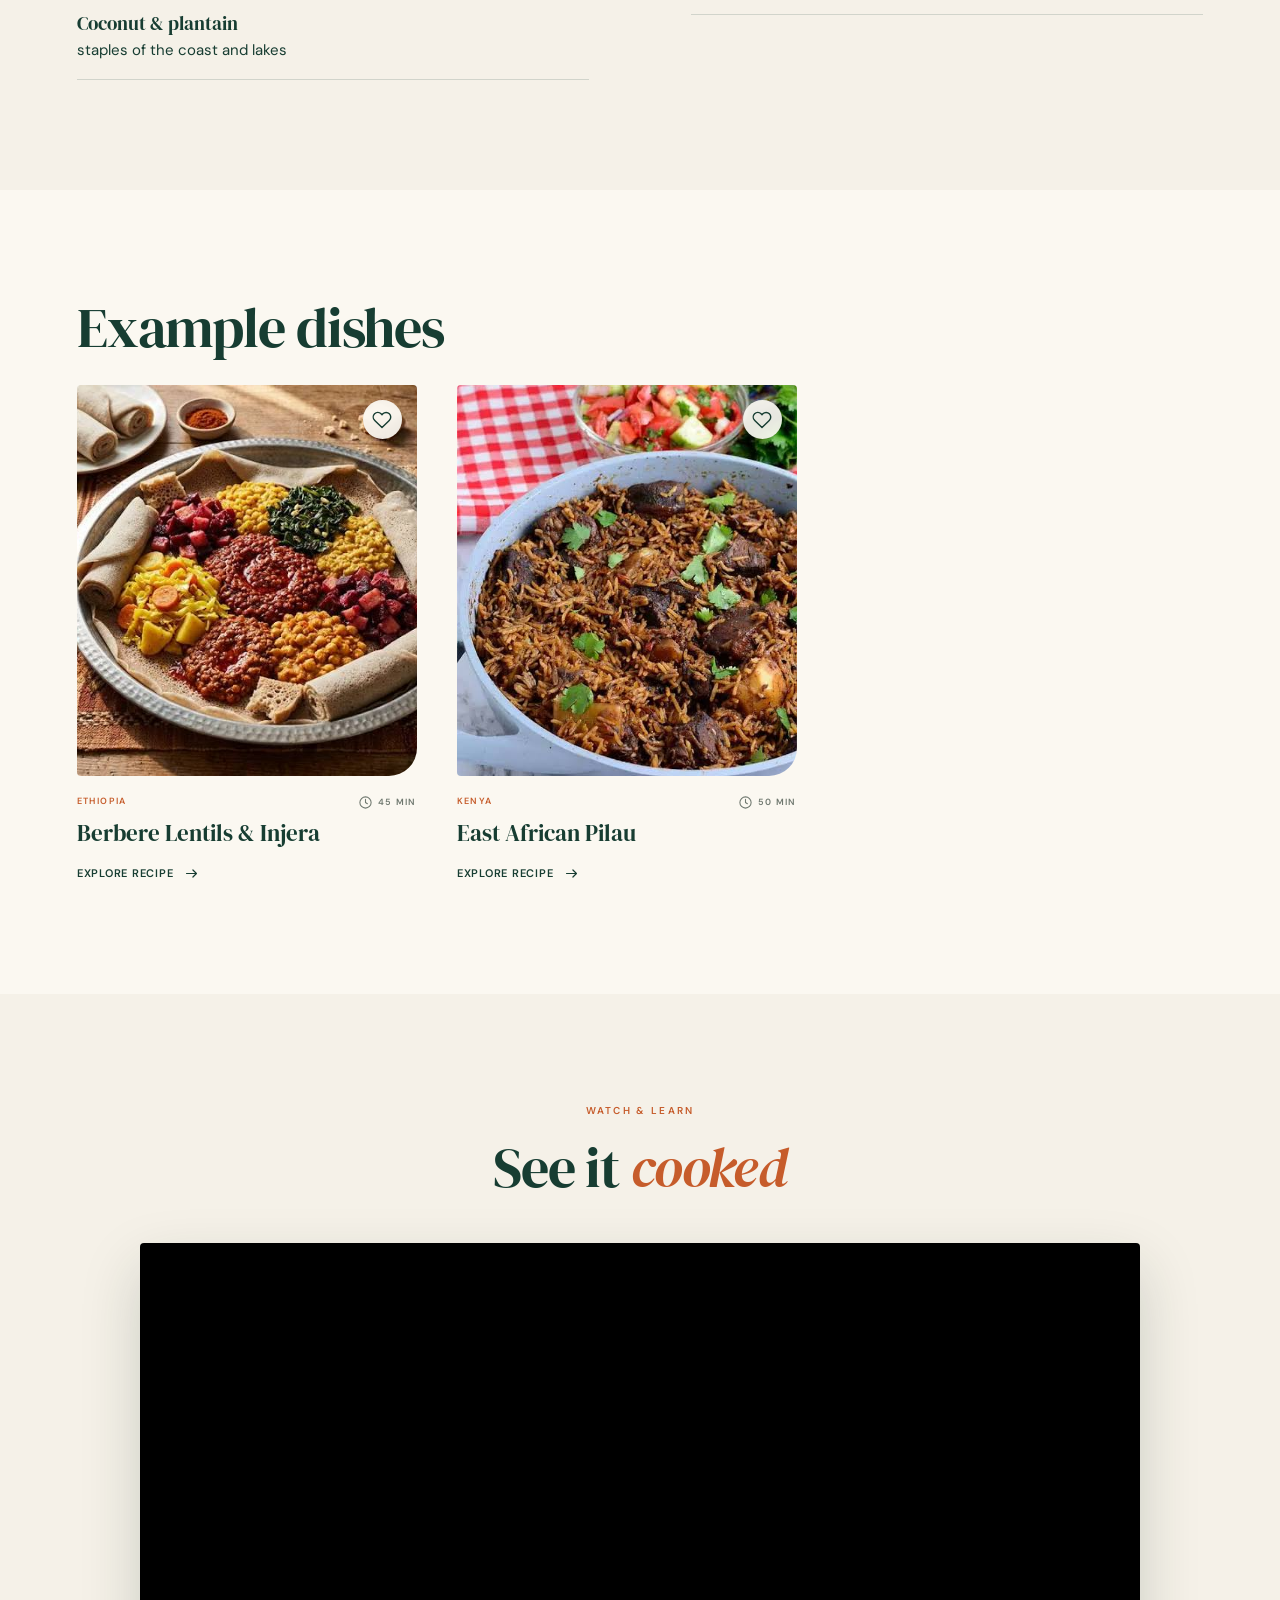
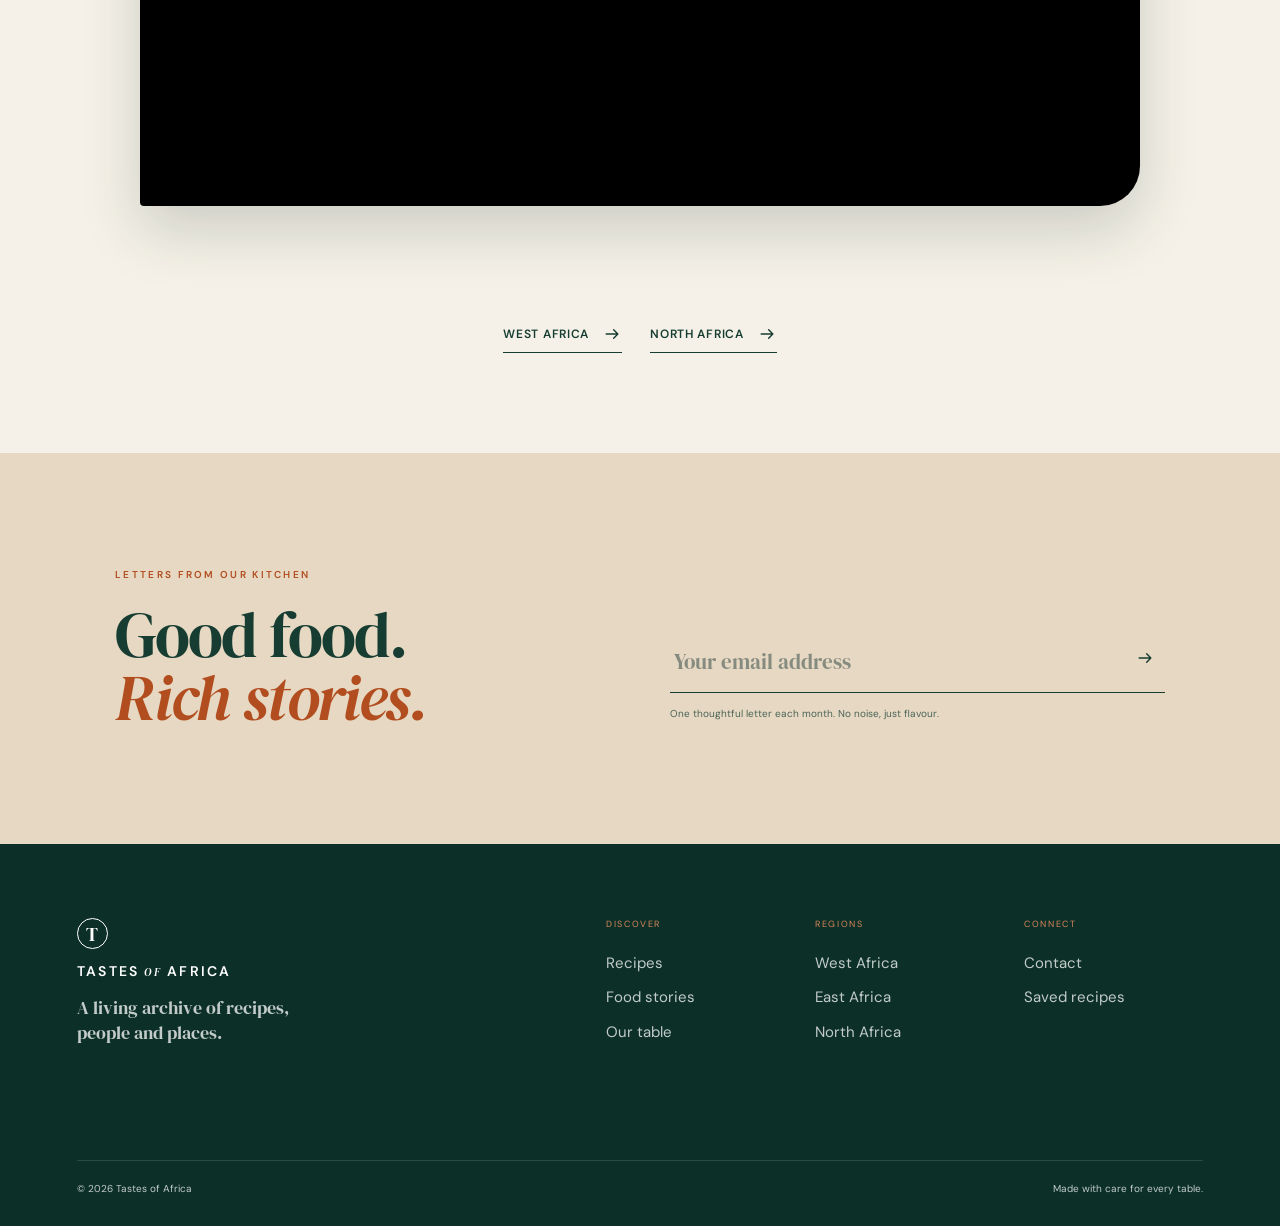
<file: regions-east-africa.html>
<!DOCTYPE html>
<html lang="en" data-theme="light">
<head>
  <meta charset="UTF-8">
  <meta name="viewport" content="width=device-width, initial-scale=1.0">
  <title>East Africa | Tastes of Africa</title>
  <meta name="description" content="Food culture, staples and techniques of East Africa.">

  <!-- Google Fonts: DM Serif Display (headings) + DM Sans (body) -->
  <link rel="preconnect" href="https://fonts.googleapis.com">
  <link rel="preconnect" href="https://fonts.gstatic.com" crossorigin>
  <link href="https://fonts.googleapis.com/css2?family=DM+Sans:wght@400;500;600;700&family=DM+Serif+Display:ital@0;1&display=swap" rel="stylesheet">

  <!-- Apply the saved colour theme before the page paints (prevents a flash) -->
  <script>try{var t=localStorage.getItem('toa-theme');if(t)document.documentElement.setAttribute('data-theme',t)}catch(e){}</script>
  <link rel="stylesheet" href="styles.css">
</head>
<body data-page="regions">
  <a class="skip-link" href="#main">Skip to content</a>
  <div class="app-shell">

  <!-- ===== Header & navigation ===== -->
  <header class="site-header">
    <a class="brand" href="index.html" aria-label="Tastes of Africa home">
      <span class="brand-mark">T</span>
      <span>TASTES <i>OF</i> AFRICA</span>
    </a>
    <nav class="main-nav" id="main-nav" aria-label="Main navigation">
        <a href="index.html">Home</a>
        <a href="recipes.html">Recipes</a>
        <a href="stories.html">Food stories</a>
        <a href="about.html">Our table</a>
        <a href="contact.html">Contact</a>
    </nav>
    <div class="header-actions">
      <a class="icon-button search-nav" href="recipes.html#recipe-search" aria-label="Search recipes"><svg width="20" height="20" viewBox="0 0 24 24" fill="none" stroke="currentColor" stroke-width="1.7" stroke-linecap="round" stroke-linejoin="round" aria-hidden="true"><circle cx="11" cy="11" r="7"/><path d="m20 20-4-4"/></svg></a>
      <a class="icon-button favourite-nav" id="fav-link" href="favorites.html" aria-label="Saved recipes"><svg width="20" height="20" viewBox="0 0 24 24" fill="none" stroke="currentColor" stroke-width="1.7" stroke-linecap="round" stroke-linejoin="round" aria-hidden="true"><path d="M20.8 4.6a5.5 5.5 0 0 0-7.8 0L12 5.7l-1.1-1.1a5.5 5.5 0 0 0-7.8 7.8l1.1 1.1L12 21l7.8-7.5 1.1-1.1a5.5 5.5 0 0 0-.1-7.8Z"/></svg><span id="fav-count" hidden>0</span></a>
      <button class="icon-button theme-toggle" id="theme-toggle" type="button" aria-label="Switch colour theme"><svg class="icon-moon" width="20" height="20" viewBox="0 0 24 24" fill="none" stroke="currentColor" stroke-width="1.7" stroke-linecap="round" stroke-linejoin="round" aria-hidden="true"><path d="M20.8 15.1A9 9 0 0 1 8.9 3.2 9 9 0 1 0 20.8 15.1Z"/></svg><svg class="icon-sun" width="20" height="20" viewBox="0 0 24 24" fill="none" stroke="currentColor" stroke-width="1.7" stroke-linecap="round" stroke-linejoin="round" aria-hidden="true"><circle cx="12" cy="12" r="4"/><path d="M12 2v2M12 20v2M4.9 4.9l1.4 1.4M17.7 17.7l1.4 1.4M2 12h2M20 12h2M4.9 19.1l1.4-1.4M17.7 6.3l1.4-1.4"/></svg></button>
      <button class="menu-button" id="menu-toggle" type="button" aria-label="Toggle menu" aria-expanded="false" aria-controls="main-nav"><svg class="icon-menu" width="20" height="20" viewBox="0 0 24 24" fill="none" stroke="currentColor" stroke-width="1.7" stroke-linecap="round" stroke-linejoin="round" aria-hidden="true"><path d="M4 7h16M4 12h16M4 17h16"/></svg><svg class="icon-close" width="20" height="20" viewBox="0 0 24 24" fill="none" stroke="currentColor" stroke-width="1.7" stroke-linecap="round" stroke-linejoin="round" aria-hidden="true"><path d="m6 6 12 12M18 6 6 18"/></svg></button>
    </div>
  </header>

  <main id="main">

    <article class="region-page">
      <section class="region-hero page-pad">
        <div><p class="eyebrow">Taste the continent &middot; 02</p><h1>East Africa: <em>fragrant, bright & shared</em></h1></div>
        <p>East Africa mixes highland traditions with Swahili coast flavours. In Ethiopia, sour <mark>injera</mark> is the foundation of every meal, while the coast layers <mark>cardamom</mark>, cloves and coconut, a legacy of Indian Ocean trade.</p>
      </section>
      <figure class="region-banner"><img src="images/Berbere%20Lentils%20%26%20Injera.jpg" alt="A dish typical of East Africa cuisine"></figure>

      <section class="region-facts page-pad">
        <div><h2>Staples</h2><ul>
          <li><b>Teff, maize & sorghum</b><br>for injera, ugali and porridges</li>
          <li><b>Beans & lentils</b><br>protein-rich stews and sides</li>
          <li><b>Berbere, cardamom & cloves</b><br>warm, layered spice blends</li>
          <li><b>Coconut & plantain</b><br>staples of the coast and lakes</li>
        </ul></div>
        <div><h2>Cooking techniques</h2><ul>
          <li><b>Fermenting</b><br>Teff batter ferments for days to make tangy <mark>injera</mark>.</li>
          <li><b>Slow stewing</b><br>Stews such as Ethiopian <em>wat</em> simmer for hours with <mark>niter kibbeh</mark> spiced butter.</li>
          <li><b>Toasting whole spices</b><br>Pilau starts with whole spices toasted in oil to release their aroma.</li>
        </ul></div>
      </section>

      <section class="region-dishes page-pad" aria-labelledby="dishes-title">
        <h2 id="dishes-title">Example dishes</h2>
        <div class="dish-grid">
        <div><figure class="recipe-feature">
          <div class="recipe-image">
            <a href="recipe-lentils-injera.html" aria-label="Open Berbere Lentils &amp; Injera"><img src="images/Berbere%20Lentils%20%26%20Injera.jpg" alt="Berbere Lentils &amp; Injera, a dish from Ethiopia" loading="lazy"></a>
            <button type="button" class="heart-button" data-id="lentils-injera" aria-label="Save Berbere Lentils &amp; Injera" aria-pressed="false"><svg width="20" height="20" viewBox="0 0 24 24" fill="none" stroke="currentColor" stroke-width="1.7" stroke-linecap="round" stroke-linejoin="round" aria-hidden="true"><path d="M20.8 4.6a5.5 5.5 0 0 0-7.8 0L12 5.7l-1.1-1.1a5.5 5.5 0 0 0-7.8 7.8l1.1 1.1L12 21l7.8-7.5 1.1-1.1a5.5 5.5 0 0 0-.1-7.8Z"/></svg></button>
          </div>
          <figcaption>
            <div class="recipe-meta"><span>Ethiopia</span><span><svg width="15" height="15" viewBox="0 0 24 24" fill="none" stroke="currentColor" stroke-width="1.7" stroke-linecap="round" stroke-linejoin="round" aria-hidden="true"><circle cx="12" cy="12" r="9"/><path d="M12 7v5l3 2"/></svg> 45 min</span></div>
            <h3><a href="recipe-lentils-injera.html">Berbere Lentils &amp; Injera</a></h3>
            <p class="intro">Earthy red lentils simmered with fragrant berbere, traditionally gathered with pieces of tangy, cloud-soft injera.</p>
            <a class="recipe-link" href="recipe-lentils-injera.html">Explore recipe <svg width="17" height="17" viewBox="0 0 24 24" fill="none" stroke="currentColor" stroke-width="1.7" stroke-linecap="round" stroke-linejoin="round" aria-hidden="true"><path d="M5 12h14M14 7l5 5-5 5"/></svg></a>
          </figcaption>
        </figure></div>
        <div><figure class="recipe-feature">
          <div class="recipe-image">
            <a href="recipe-pilau.html" aria-label="Open East African Pilau"><img src="images/East%20African%20Pilau.jpg" alt="East African Pilau, a dish from Kenya" loading="lazy"></a>
            <button type="button" class="heart-button" data-id="pilau" aria-label="Save East African Pilau" aria-pressed="false"><svg width="20" height="20" viewBox="0 0 24 24" fill="none" stroke="currentColor" stroke-width="1.7" stroke-linecap="round" stroke-linejoin="round" aria-hidden="true"><path d="M20.8 4.6a5.5 5.5 0 0 0-7.8 0L12 5.7l-1.1-1.1a5.5 5.5 0 0 0-7.8 7.8l1.1 1.1L12 21l7.8-7.5 1.1-1.1a5.5 5.5 0 0 0-.1-7.8Z"/></svg></button>
          </div>
          <figcaption>
            <div class="recipe-meta"><span>Kenya</span><span><svg width="15" height="15" viewBox="0 0 24 24" fill="none" stroke="currentColor" stroke-width="1.7" stroke-linecap="round" stroke-linejoin="round" aria-hidden="true"><circle cx="12" cy="12" r="9"/><path d="M12 7v5l3 2"/></svg> 50 min</span></div>
            <h3><a href="recipe-pilau.html">East African Pilau</a></h3>
            <p class="intro">Perfumed basmati rice with toasted whole spices, a Swahili coast staple made for generous sharing.</p>
            <a class="recipe-link" href="recipe-pilau.html">Explore recipe <svg width="17" height="17" viewBox="0 0 24 24" fill="none" stroke="currentColor" stroke-width="1.7" stroke-linecap="round" stroke-linejoin="round" aria-hidden="true"><path d="M5 12h14M14 7l5 5-5 5"/></svg></a>
          </figcaption>
        </figure></div>
        </div>
      </section>

      <section class="region-video page-pad" aria-labelledby="video-title">
        <p class="eyebrow">Watch &amp; learn</p>
        <h2 id="video-title">See it <em>cooked</em></h2>
        <div class="video-frame"><iframe src="https://www.youtube.com/embed/fh9l0BON7NU" title="Making injera bread" allow="accelerometer; autoplay; clipboard-write; encrypted-media; gyroscope; picture-in-picture" allowfullscreen loading="lazy"></iframe></div>
      </section>

      <nav class="other-regions" aria-label="Other regions"><a class="text-button" href="regions-west-africa.html">West Africa <svg width="20" height="20" viewBox="0 0 24 24" fill="none" stroke="currentColor" stroke-width="1.7" stroke-linecap="round" stroke-linejoin="round" aria-hidden="true"><path d="M5 12h14M14 7l5 5-5 5"/></svg></a><a class="text-button" href="regions-north-africa.html">North Africa <svg width="20" height="20" viewBox="0 0 24 24" fill="none" stroke="currentColor" stroke-width="1.7" stroke-linecap="round" stroke-linejoin="round" aria-hidden="true"><path d="M5 12h14M14 7l5 5-5 5"/></svg></a></nav>
    </article>
  </main>

  <!-- ===== Newsletter sign-up ===== -->
  <section class="newsletter" aria-labelledby="news-title">
    <div>
      <p class="eyebrow">Letters from our kitchen</p>
      <h2 id="news-title">Good food.<br><em>Rich stories.</em></h2>
    </div>
    <form id="newsletter-form" novalidate>
      <label class="field"><span class="sr-only">Email address</span>
        <input type="email" id="news-email" name="email" placeholder="Your email address" autocomplete="email" required>
        <button type="submit" aria-label="Subscribe"><svg width="20" height="20" viewBox="0 0 24 24" fill="none" stroke="currentColor" stroke-width="1.7" stroke-linecap="round" stroke-linejoin="round" aria-hidden="true"><path d="M5 12h14M14 7l5 5-5 5"/></svg></button>
      </label>
      <p class="error" id="news-error" role="alert"></p>
      <p>One thoughtful letter each month. No noise, just flavour.</p>
    </form>
  </section>

  <!-- ===== Footer ===== -->
  <footer class="footer page-pad">
    <div class="footer-brand">
      <span class="brand-mark">T</span>
      <h2>TASTES <i>OF</i> AFRICA</h2>
      <p>A living archive of recipes,<br>people and places.</p>
    </div>
    <div class="footer-links">
      <div><small>DISCOVER</small><a href="recipes.html">Recipes</a><a href="stories.html">Food stories</a><a href="about.html">Our table</a></div>
      <div><small>REGIONS</small><a href="regions-west-africa.html">West Africa</a><a href="regions-east-africa.html">East Africa</a><a href="regions-north-africa.html">North Africa</a></div>
      <div><small>CONNECT</small><a href="contact.html">Contact</a><a href="favorites.html">Saved recipes</a></div>
    </div>
    <div class="footer-bottom"><span>&copy; 2026 Tastes of Africa</span><span>Made with care for every table.</span></div>
  </footer>

  </div>
  <script src="script.js"></script>
</body>
</html>
</file>
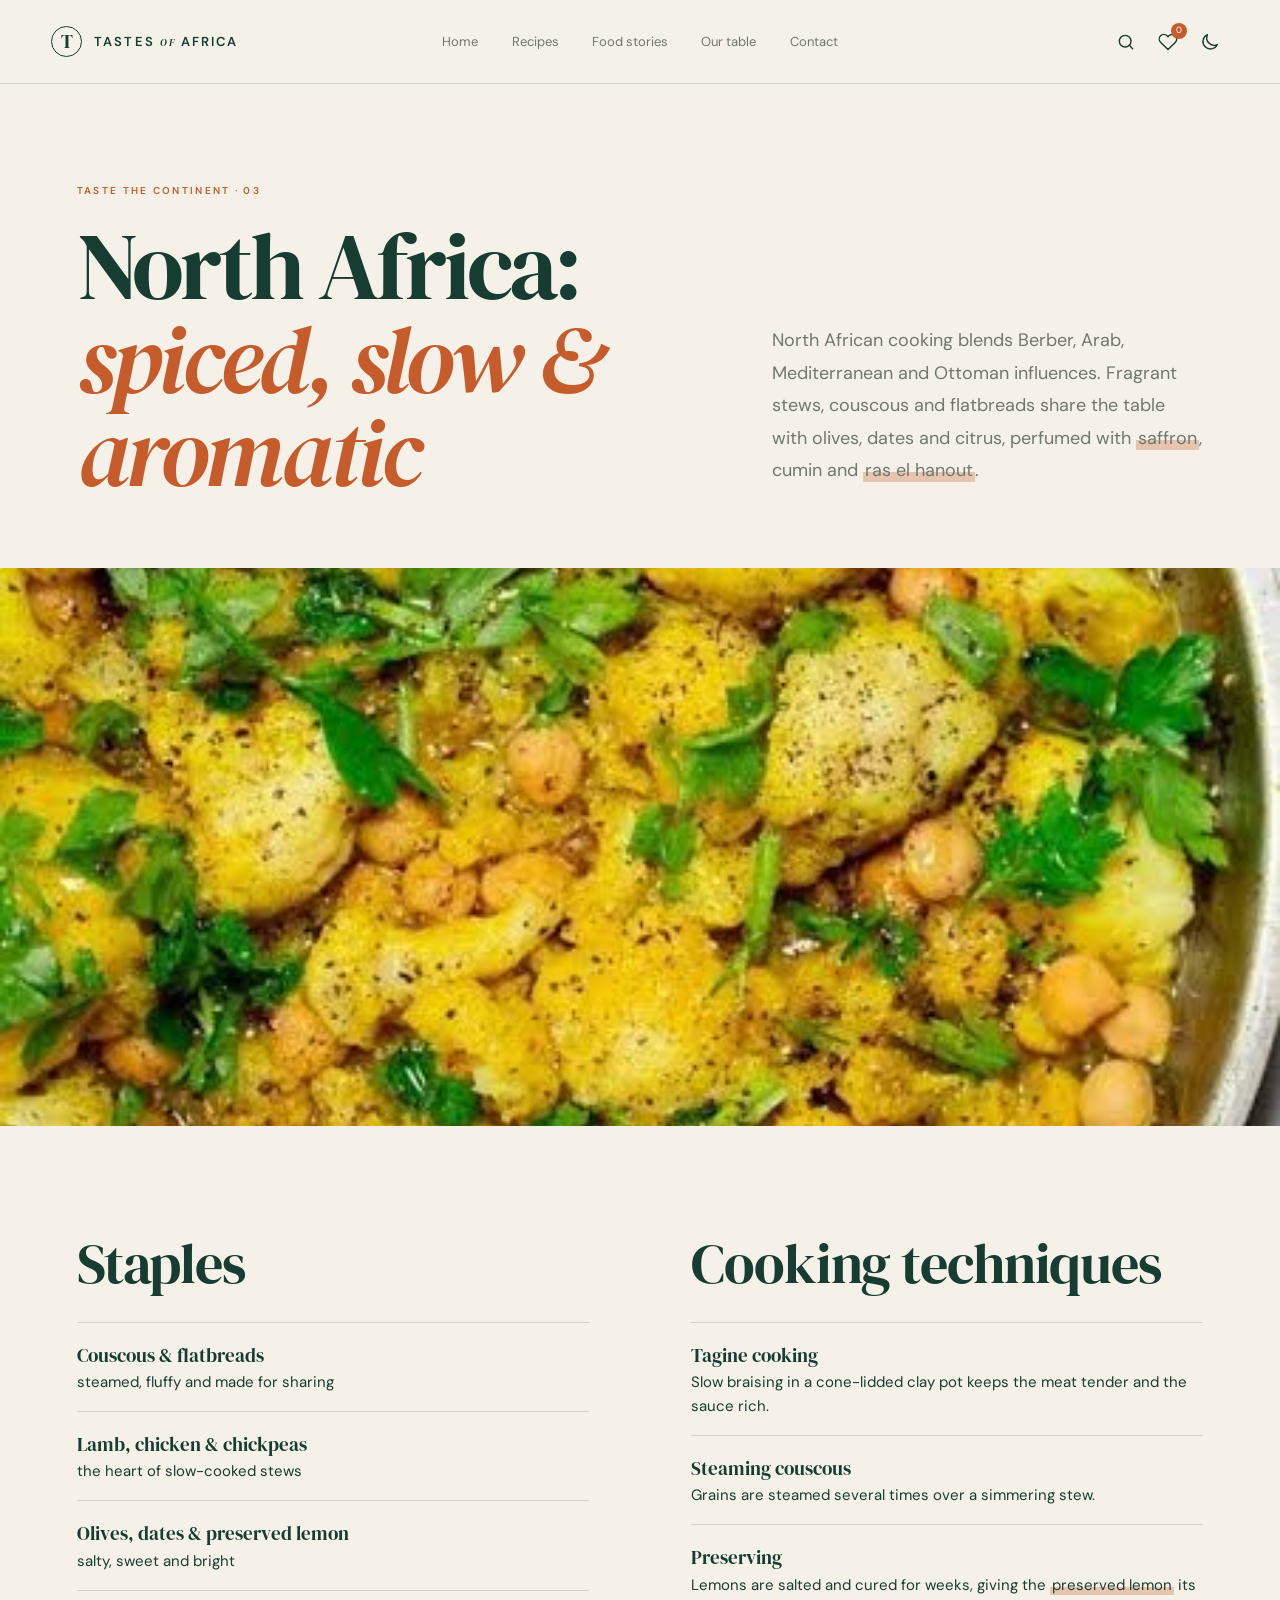
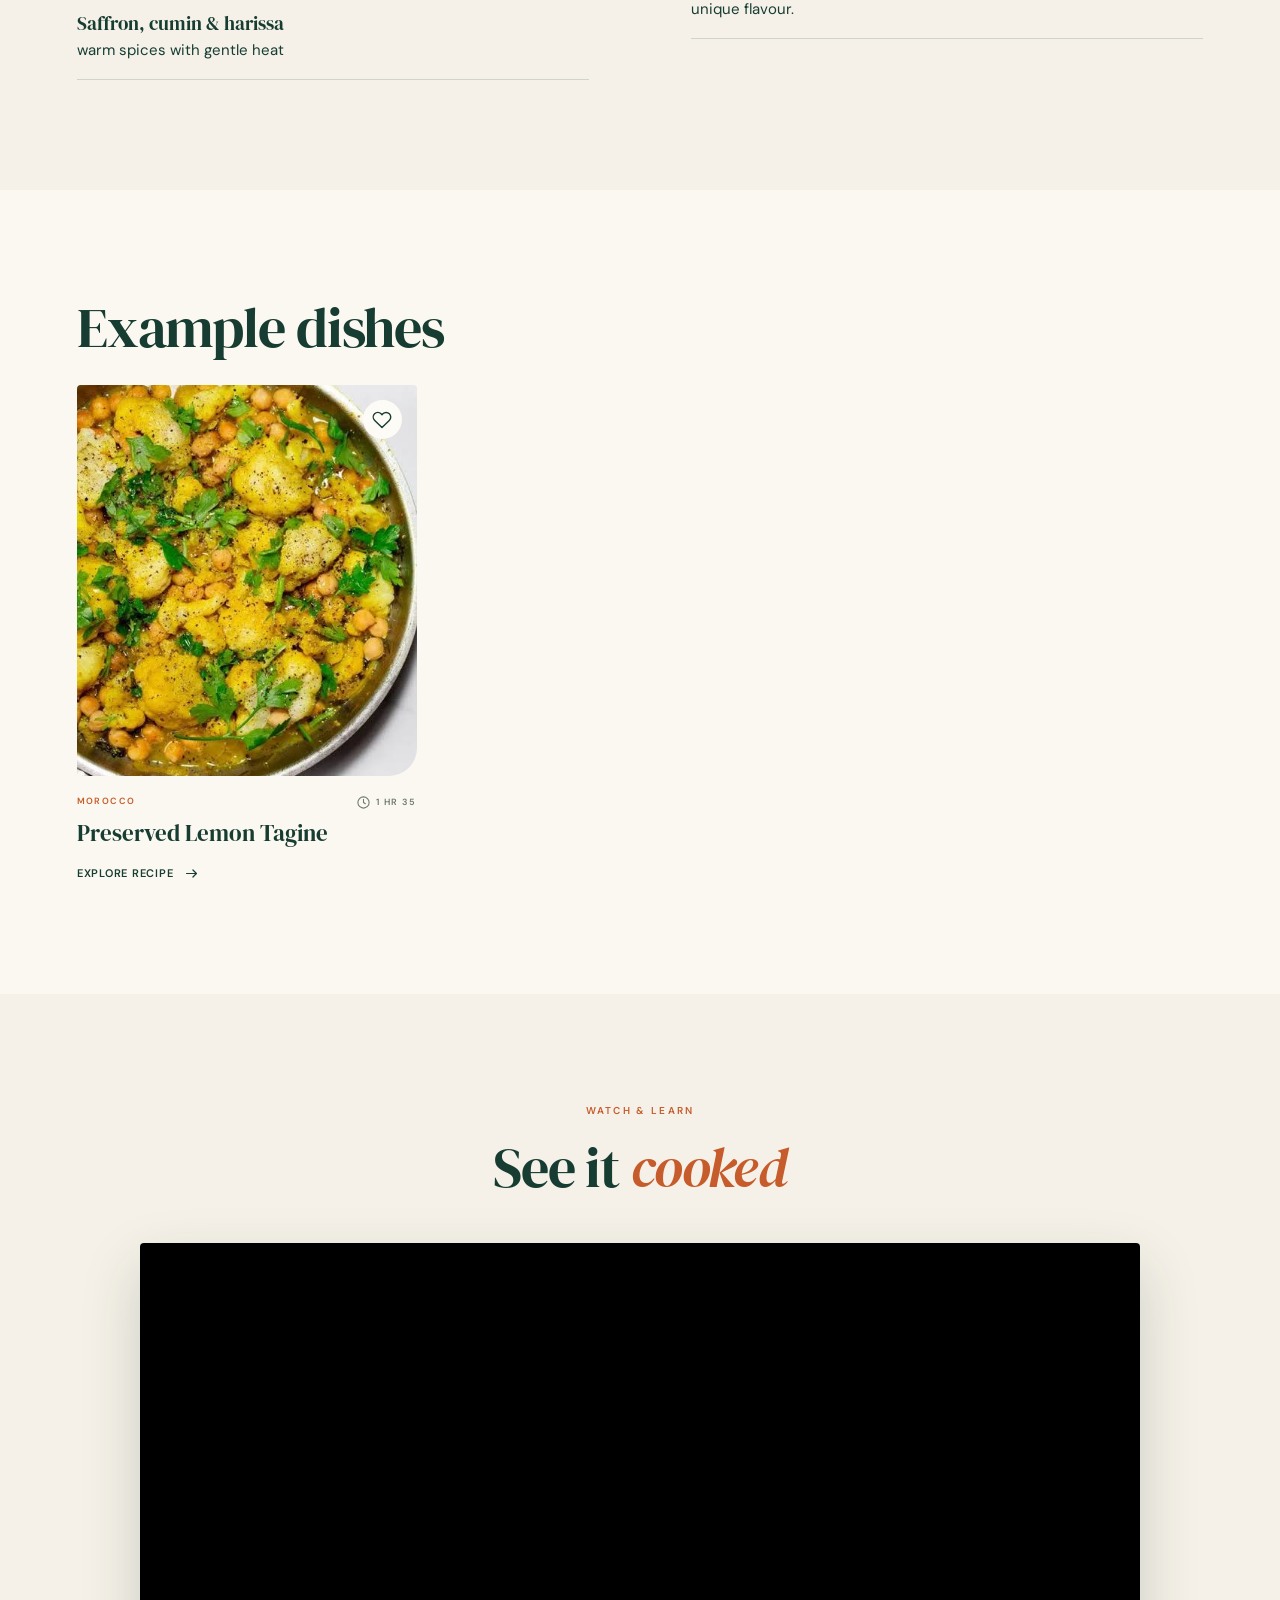
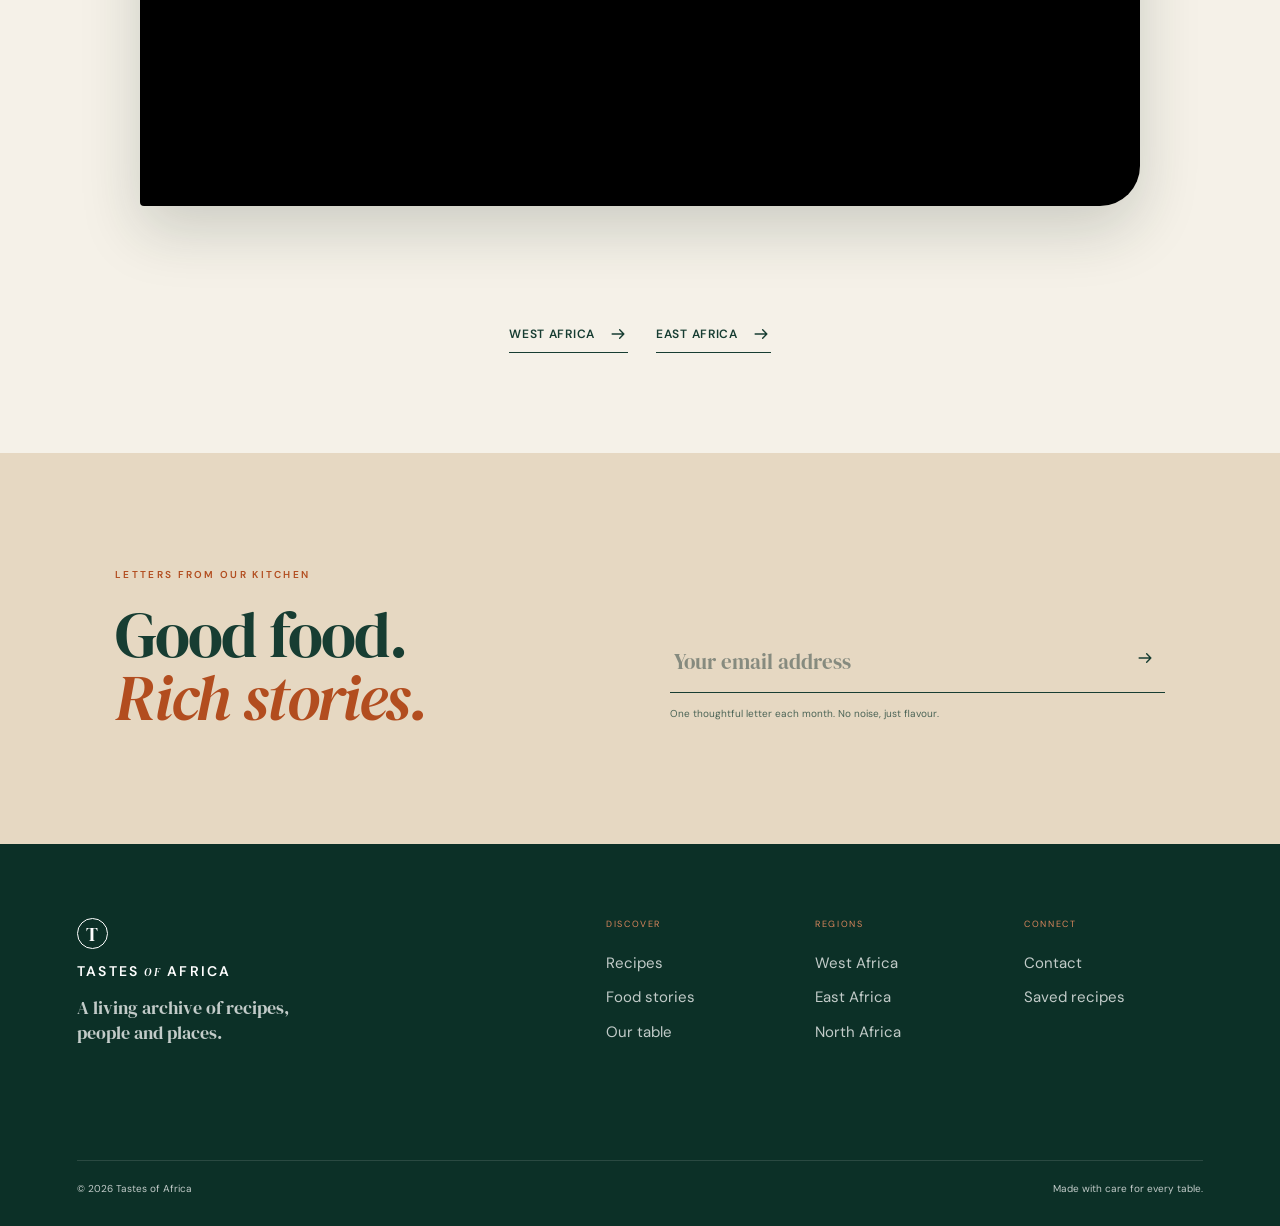
<file: regions-north-africa.html>
<!DOCTYPE html>
<html lang="en" data-theme="light">
<head>
  <meta charset="UTF-8">
  <meta name="viewport" content="width=device-width, initial-scale=1.0">
  <title>North Africa | Tastes of Africa</title>
  <meta name="description" content="Food culture, staples and techniques of North Africa.">

  <!-- Google Fonts: DM Serif Display (headings) + DM Sans (body) -->
  <link rel="preconnect" href="https://fonts.googleapis.com">
  <link rel="preconnect" href="https://fonts.gstatic.com" crossorigin>
  <link href="https://fonts.googleapis.com/css2?family=DM+Sans:wght@400;500;600;700&family=DM+Serif+Display:ital@0;1&display=swap" rel="stylesheet">

  <!-- Apply the saved colour theme before the page paints (prevents a flash) -->
  <script>try{var t=localStorage.getItem('toa-theme');if(t)document.documentElement.setAttribute('data-theme',t)}catch(e){}</script>
  <link rel="stylesheet" href="styles.css">
</head>
<body data-page="regions">
  <a class="skip-link" href="#main">Skip to content</a>
  <div class="app-shell">

  <!-- ===== Header & navigation ===== -->
  <header class="site-header">
    <a class="brand" href="index.html" aria-label="Tastes of Africa home">
      <span class="brand-mark">T</span>
      <span>TASTES <i>OF</i> AFRICA</span>
    </a>
    <nav class="main-nav" id="main-nav" aria-label="Main navigation">
        <a href="index.html">Home</a>
        <a href="recipes.html">Recipes</a>
        <a href="stories.html">Food stories</a>
        <a href="about.html">Our table</a>
        <a href="contact.html">Contact</a>
    </nav>
    <div class="header-actions">
      <a class="icon-button search-nav" href="recipes.html#recipe-search" aria-label="Search recipes"><svg width="20" height="20" viewBox="0 0 24 24" fill="none" stroke="currentColor" stroke-width="1.7" stroke-linecap="round" stroke-linejoin="round" aria-hidden="true"><circle cx="11" cy="11" r="7"/><path d="m20 20-4-4"/></svg></a>
      <a class="icon-button favourite-nav" id="fav-link" href="favorites.html" aria-label="Saved recipes"><svg width="20" height="20" viewBox="0 0 24 24" fill="none" stroke="currentColor" stroke-width="1.7" stroke-linecap="round" stroke-linejoin="round" aria-hidden="true"><path d="M20.8 4.6a5.5 5.5 0 0 0-7.8 0L12 5.7l-1.1-1.1a5.5 5.5 0 0 0-7.8 7.8l1.1 1.1L12 21l7.8-7.5 1.1-1.1a5.5 5.5 0 0 0-.1-7.8Z"/></svg><span id="fav-count" hidden>0</span></a>
      <button class="icon-button theme-toggle" id="theme-toggle" type="button" aria-label="Switch colour theme"><svg class="icon-moon" width="20" height="20" viewBox="0 0 24 24" fill="none" stroke="currentColor" stroke-width="1.7" stroke-linecap="round" stroke-linejoin="round" aria-hidden="true"><path d="M20.8 15.1A9 9 0 0 1 8.9 3.2 9 9 0 1 0 20.8 15.1Z"/></svg><svg class="icon-sun" width="20" height="20" viewBox="0 0 24 24" fill="none" stroke="currentColor" stroke-width="1.7" stroke-linecap="round" stroke-linejoin="round" aria-hidden="true"><circle cx="12" cy="12" r="4"/><path d="M12 2v2M12 20v2M4.9 4.9l1.4 1.4M17.7 17.7l1.4 1.4M2 12h2M20 12h2M4.9 19.1l1.4-1.4M17.7 6.3l1.4-1.4"/></svg></button>
      <button class="menu-button" id="menu-toggle" type="button" aria-label="Toggle menu" aria-expanded="false" aria-controls="main-nav"><svg class="icon-menu" width="20" height="20" viewBox="0 0 24 24" fill="none" stroke="currentColor" stroke-width="1.7" stroke-linecap="round" stroke-linejoin="round" aria-hidden="true"><path d="M4 7h16M4 12h16M4 17h16"/></svg><svg class="icon-close" width="20" height="20" viewBox="0 0 24 24" fill="none" stroke="currentColor" stroke-width="1.7" stroke-linecap="round" stroke-linejoin="round" aria-hidden="true"><path d="m6 6 12 12M18 6 6 18"/></svg></button>
    </div>
  </header>

  <main id="main">

    <article class="region-page">
      <section class="region-hero page-pad">
        <div><p class="eyebrow">Taste the continent &middot; 03</p><h1>North Africa: <em>spiced, slow & aromatic</em></h1></div>
        <p>North African cooking blends Berber, Arab, Mediterranean and Ottoman influences. Fragrant stews, couscous and flatbreads share the table with olives, dates and citrus, perfumed with <mark>saffron</mark>, cumin and <mark>ras el hanout</mark>.</p>
      </section>
      <figure class="region-banner"><img src="images/Preserved%20Lemon%20Tagine.jpg" alt="A dish typical of North Africa cuisine"></figure>

      <section class="region-facts page-pad">
        <div><h2>Staples</h2><ul>
          <li><b>Couscous & flatbreads</b><br>steamed, fluffy and made for sharing</li>
          <li><b>Lamb, chicken & chickpeas</b><br>the heart of slow-cooked stews</li>
          <li><b>Olives, dates & preserved lemon</b><br>salty, sweet and bright</li>
          <li><b>Saffron, cumin & harissa</b><br>warm spices with gentle heat</li>
        </ul></div>
        <div><h2>Cooking techniques</h2><ul>
          <li><b>Tagine cooking</b><br>Slow braising in a cone-lidded clay pot keeps the meat tender and the sauce rich.</li>
          <li><b>Steaming couscous</b><br>Grains are steamed several times over a simmering stew.</li>
          <li><b>Preserving</b><br>Lemons are salted and cured for weeks, giving the <mark>preserved lemon</mark> its unique flavour.</li>
        </ul></div>
      </section>

      <section class="region-dishes page-pad" aria-labelledby="dishes-title">
        <h2 id="dishes-title">Example dishes</h2>
        <div class="dish-grid">
        <div><figure class="recipe-feature">
          <div class="recipe-image">
            <a href="recipe-tagine.html" aria-label="Open Preserved Lemon Tagine"><img src="images/Preserved%20Lemon%20Tagine.jpg" alt="Preserved Lemon Tagine, a dish from Morocco" loading="lazy"></a>
            <button type="button" class="heart-button" data-id="tagine" aria-label="Save Preserved Lemon Tagine" aria-pressed="false"><svg width="20" height="20" viewBox="0 0 24 24" fill="none" stroke="currentColor" stroke-width="1.7" stroke-linecap="round" stroke-linejoin="round" aria-hidden="true"><path d="M20.8 4.6a5.5 5.5 0 0 0-7.8 0L12 5.7l-1.1-1.1a5.5 5.5 0 0 0-7.8 7.8l1.1 1.1L12 21l7.8-7.5 1.1-1.1a5.5 5.5 0 0 0-.1-7.8Z"/></svg></button>
          </div>
          <figcaption>
            <div class="recipe-meta"><span>Morocco</span><span><svg width="15" height="15" viewBox="0 0 24 24" fill="none" stroke="currentColor" stroke-width="1.7" stroke-linecap="round" stroke-linejoin="round" aria-hidden="true"><circle cx="12" cy="12" r="9"/><path d="M12 7v5l3 2"/></svg> 1 hr 35</span></div>
            <h3><a href="recipe-tagine.html">Preserved Lemon Tagine</a></h3>
            <p class="intro">A fragrant, slow-cooked Moroccan classic with saffron, green olives and the bright complexity of preserved lemon.</p>
            <a class="recipe-link" href="recipe-tagine.html">Explore recipe <svg width="17" height="17" viewBox="0 0 24 24" fill="none" stroke="currentColor" stroke-width="1.7" stroke-linecap="round" stroke-linejoin="round" aria-hidden="true"><path d="M5 12h14M14 7l5 5-5 5"/></svg></a>
          </figcaption>
        </figure></div>
        </div>
      </section>

      <section class="region-video page-pad" aria-labelledby="video-title">
        <p class="eyebrow">Watch &amp; learn</p>
        <h2 id="video-title">See it <em>cooked</em></h2>
        <div class="video-frame"><iframe src="https://www.youtube.com/embed/eFjzUj7GXZA" title="Moroccan chicken tagine" allow="accelerometer; autoplay; clipboard-write; encrypted-media; gyroscope; picture-in-picture" allowfullscreen loading="lazy"></iframe></div>
      </section>

      <nav class="other-regions" aria-label="Other regions"><a class="text-button" href="regions-west-africa.html">West Africa <svg width="20" height="20" viewBox="0 0 24 24" fill="none" stroke="currentColor" stroke-width="1.7" stroke-linecap="round" stroke-linejoin="round" aria-hidden="true"><path d="M5 12h14M14 7l5 5-5 5"/></svg></a><a class="text-button" href="regions-east-africa.html">East Africa <svg width="20" height="20" viewBox="0 0 24 24" fill="none" stroke="currentColor" stroke-width="1.7" stroke-linecap="round" stroke-linejoin="round" aria-hidden="true"><path d="M5 12h14M14 7l5 5-5 5"/></svg></a></nav>
    </article>
  </main>

  <!-- ===== Newsletter sign-up ===== -->
  <section class="newsletter" aria-labelledby="news-title">
    <div>
      <p class="eyebrow">Letters from our kitchen</p>
      <h2 id="news-title">Good food.<br><em>Rich stories.</em></h2>
    </div>
    <form id="newsletter-form" novalidate>
      <label class="field"><span class="sr-only">Email address</span>
        <input type="email" id="news-email" name="email" placeholder="Your email address" autocomplete="email" required>
        <button type="submit" aria-label="Subscribe"><svg width="20" height="20" viewBox="0 0 24 24" fill="none" stroke="currentColor" stroke-width="1.7" stroke-linecap="round" stroke-linejoin="round" aria-hidden="true"><path d="M5 12h14M14 7l5 5-5 5"/></svg></button>
      </label>
      <p class="error" id="news-error" role="alert"></p>
      <p>One thoughtful letter each month. No noise, just flavour.</p>
    </form>
  </section>

  <!-- ===== Footer ===== -->
  <footer class="footer page-pad">
    <div class="footer-brand">
      <span class="brand-mark">T</span>
      <h2>TASTES <i>OF</i> AFRICA</h2>
      <p>A living archive of recipes,<br>people and places.</p>
    </div>
    <div class="footer-links">
      <div><small>DISCOVER</small><a href="recipes.html">Recipes</a><a href="stories.html">Food stories</a><a href="about.html">Our table</a></div>
      <div><small>REGIONS</small><a href="regions-west-africa.html">West Africa</a><a href="regions-east-africa.html">East Africa</a><a href="regions-north-africa.html">North Africa</a></div>
      <div><small>CONNECT</small><a href="contact.html">Contact</a><a href="favorites.html">Saved recipes</a></div>
    </div>
    <div class="footer-bottom"><span>&copy; 2026 Tastes of Africa</span><span>Made with care for every table.</span></div>
  </footer>

  </div>
  <script src="script.js"></script>
</body>
</html>
</file>
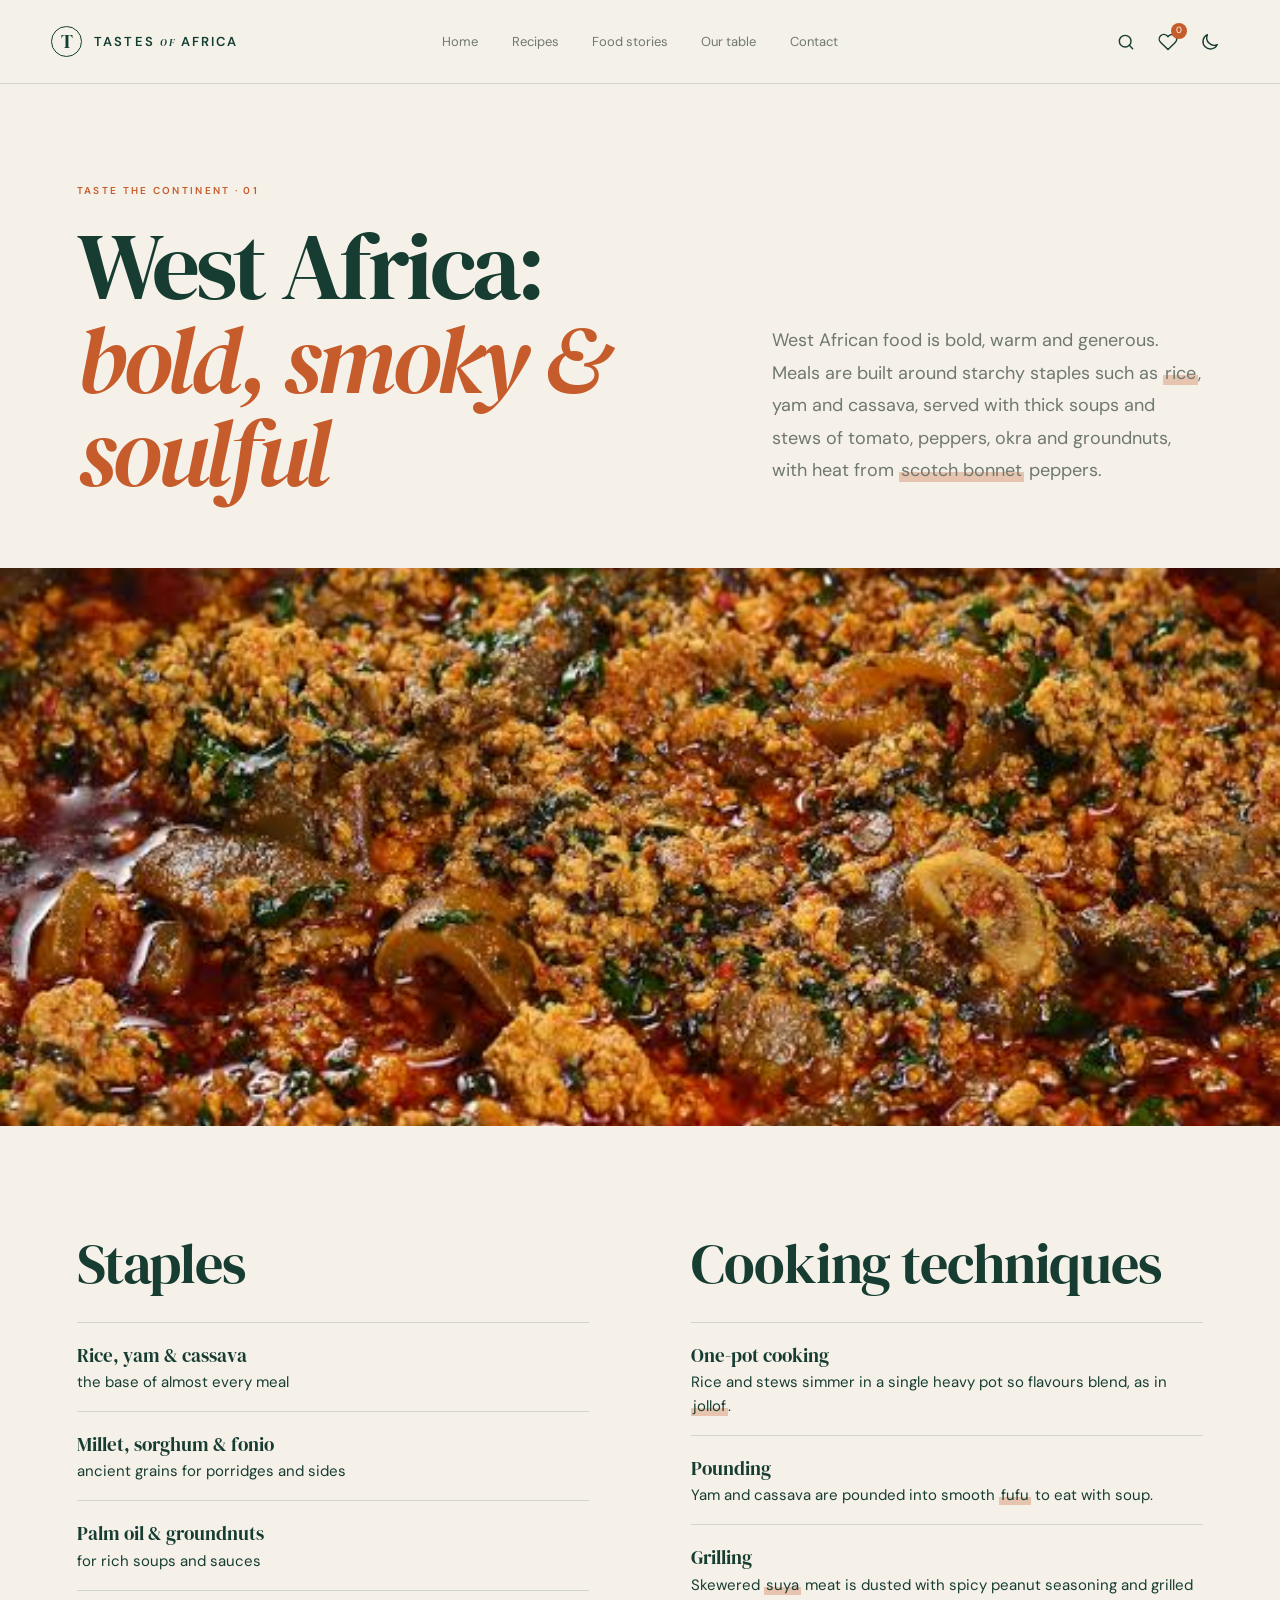
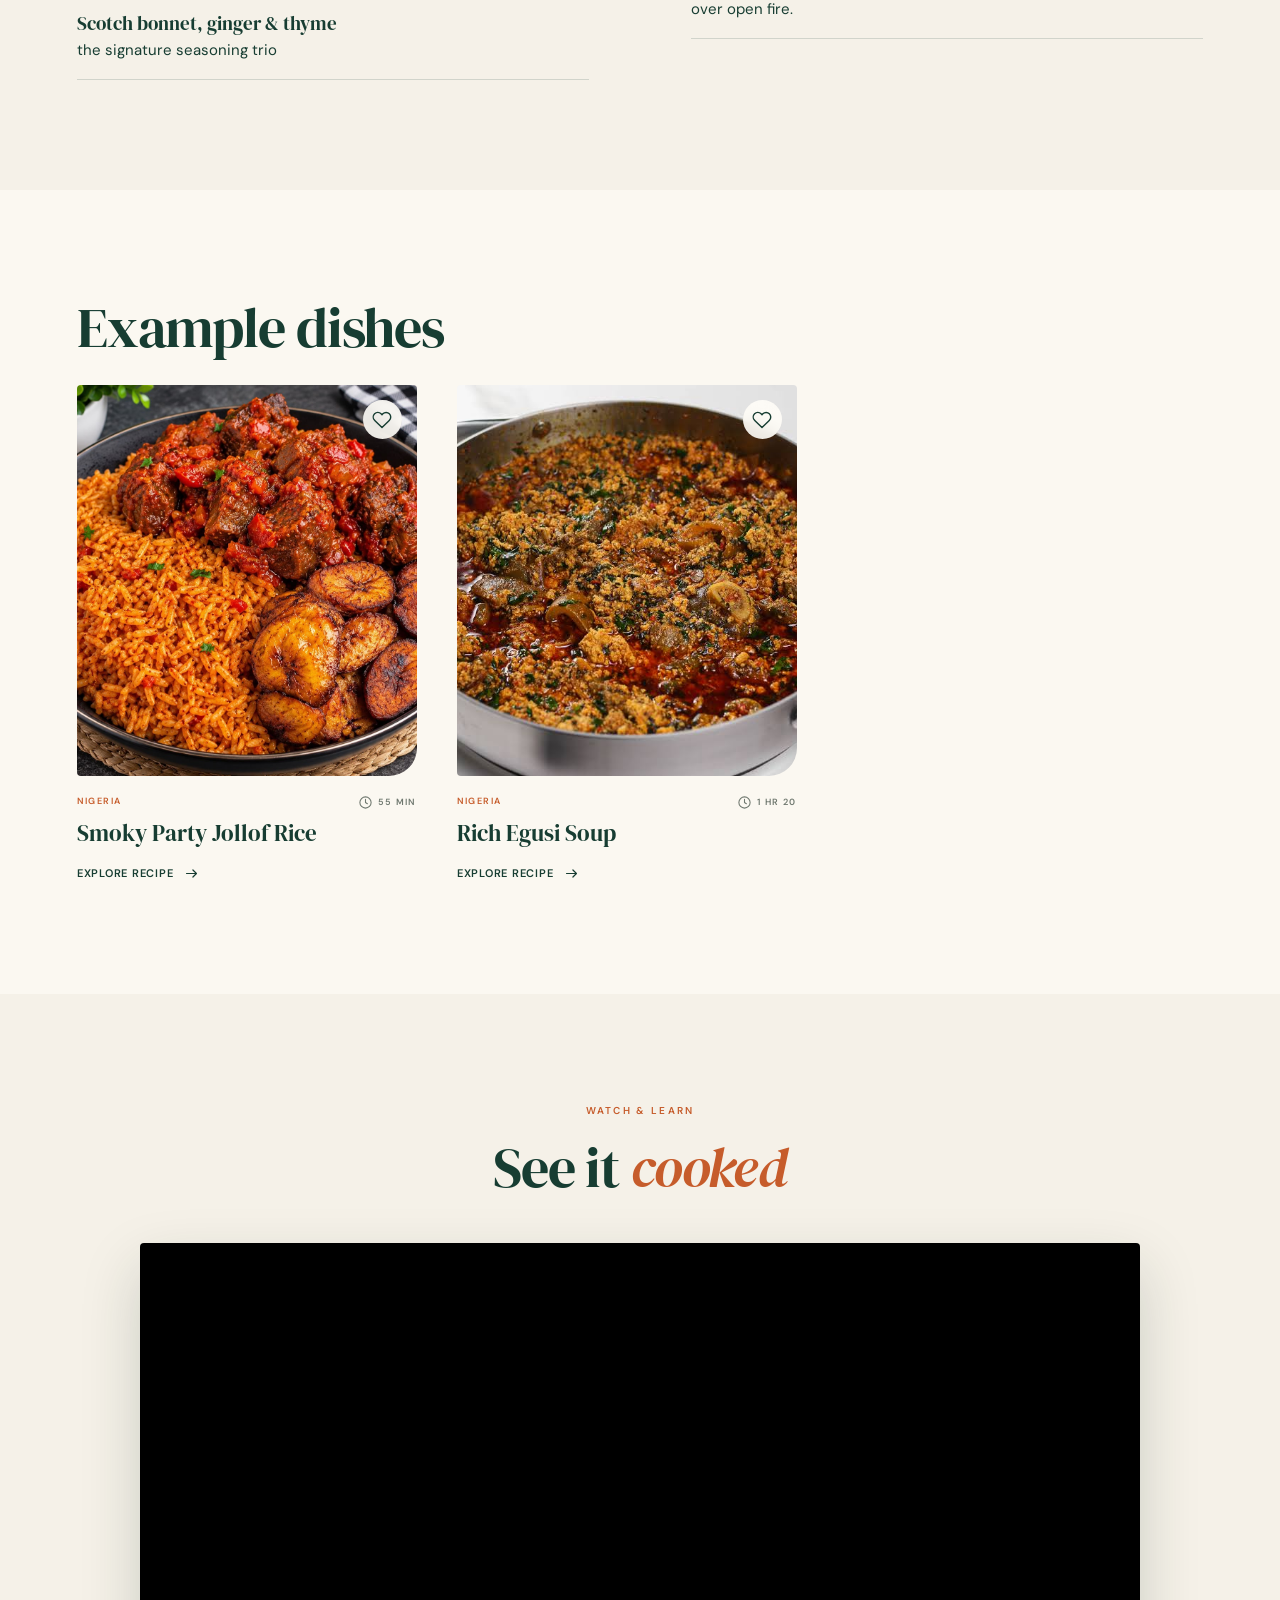
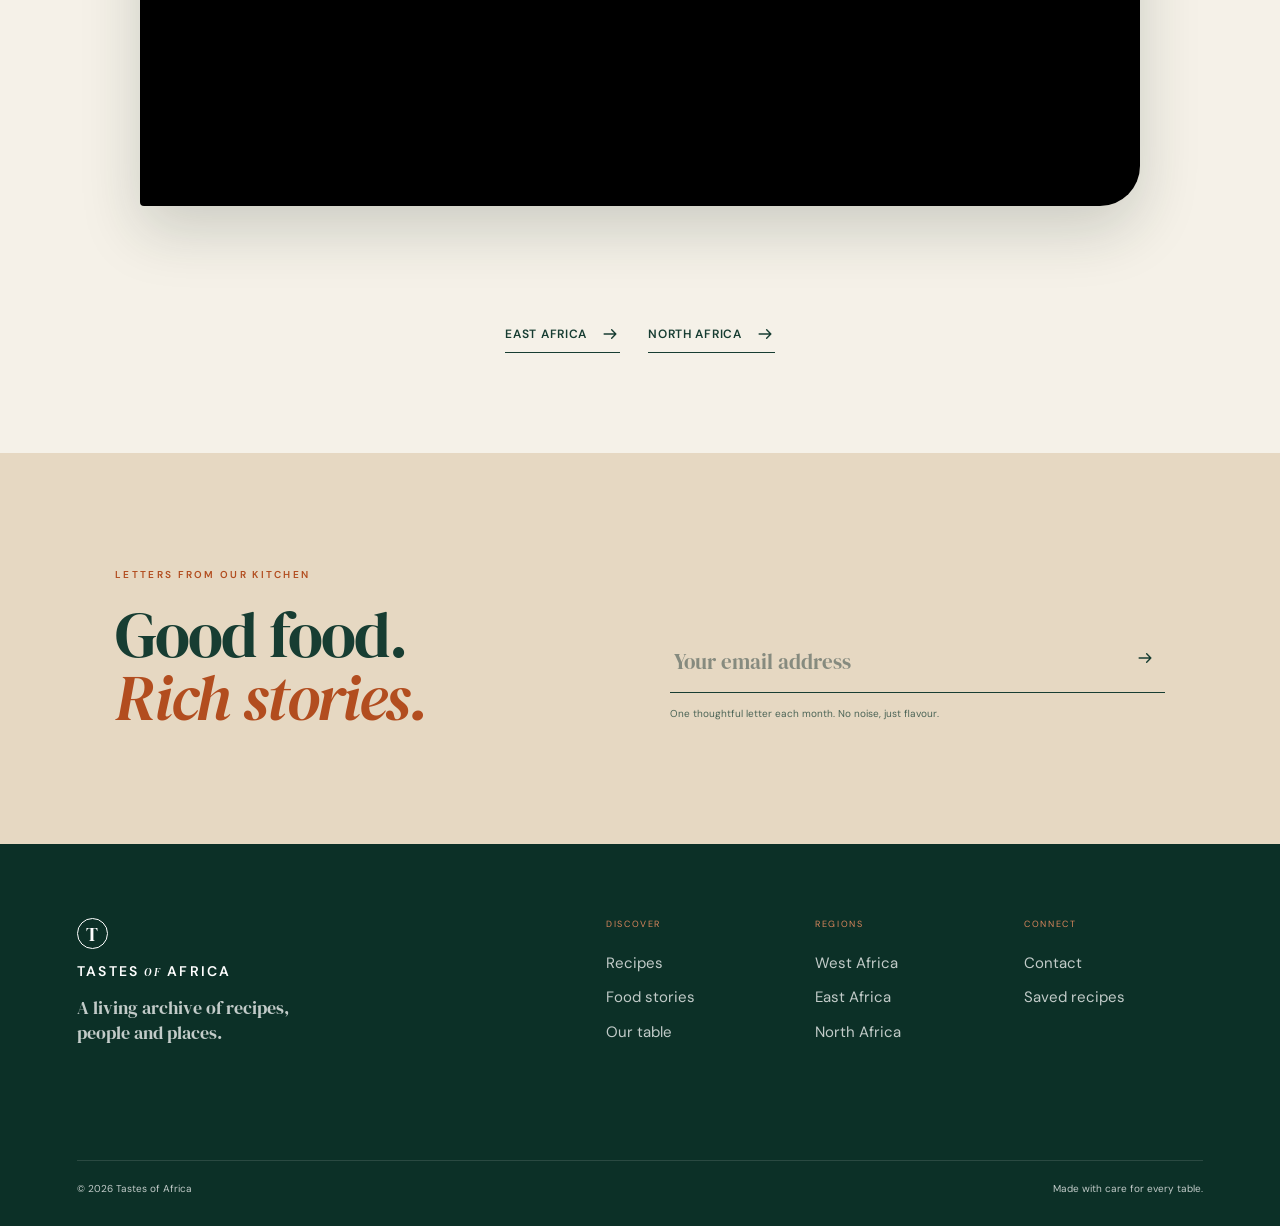
<file: regions-west-africa.html>
<!DOCTYPE html>
<html lang="en" data-theme="light">
<head>
  <meta charset="UTF-8">
  <meta name="viewport" content="width=device-width, initial-scale=1.0">
  <title>West Africa | Tastes of Africa</title>
  <meta name="description" content="Food culture, staples and techniques of West Africa.">

  <!-- Google Fonts: DM Serif Display (headings) + DM Sans (body) -->
  <link rel="preconnect" href="https://fonts.googleapis.com">
  <link rel="preconnect" href="https://fonts.gstatic.com" crossorigin>
  <link href="https://fonts.googleapis.com/css2?family=DM+Sans:wght@400;500;600;700&family=DM+Serif+Display:ital@0;1&display=swap" rel="stylesheet">

  <!-- Apply the saved colour theme before the page paints (prevents a flash) -->
  <script>try{var t=localStorage.getItem('toa-theme');if(t)document.documentElement.setAttribute('data-theme',t)}catch(e){}</script>
  <link rel="stylesheet" href="styles.css">
</head>
<body data-page="regions">
  <a class="skip-link" href="#main">Skip to content</a>
  <div class="app-shell">

  <!-- ===== Header & navigation ===== -->
  <header class="site-header">
    <a class="brand" href="index.html" aria-label="Tastes of Africa home">
      <span class="brand-mark">T</span>
      <span>TASTES <i>OF</i> AFRICA</span>
    </a>
    <nav class="main-nav" id="main-nav" aria-label="Main navigation">
        <a href="index.html">Home</a>
        <a href="recipes.html">Recipes</a>
        <a href="stories.html">Food stories</a>
        <a href="about.html">Our table</a>
        <a href="contact.html">Contact</a>
    </nav>
    <div class="header-actions">
      <a class="icon-button search-nav" href="recipes.html#recipe-search" aria-label="Search recipes"><svg width="20" height="20" viewBox="0 0 24 24" fill="none" stroke="currentColor" stroke-width="1.7" stroke-linecap="round" stroke-linejoin="round" aria-hidden="true"><circle cx="11" cy="11" r="7"/><path d="m20 20-4-4"/></svg></a>
      <a class="icon-button favourite-nav" id="fav-link" href="favorites.html" aria-label="Saved recipes"><svg width="20" height="20" viewBox="0 0 24 24" fill="none" stroke="currentColor" stroke-width="1.7" stroke-linecap="round" stroke-linejoin="round" aria-hidden="true"><path d="M20.8 4.6a5.5 5.5 0 0 0-7.8 0L12 5.7l-1.1-1.1a5.5 5.5 0 0 0-7.8 7.8l1.1 1.1L12 21l7.8-7.5 1.1-1.1a5.5 5.5 0 0 0-.1-7.8Z"/></svg><span id="fav-count" hidden>0</span></a>
      <button class="icon-button theme-toggle" id="theme-toggle" type="button" aria-label="Switch colour theme"><svg class="icon-moon" width="20" height="20" viewBox="0 0 24 24" fill="none" stroke="currentColor" stroke-width="1.7" stroke-linecap="round" stroke-linejoin="round" aria-hidden="true"><path d="M20.8 15.1A9 9 0 0 1 8.9 3.2 9 9 0 1 0 20.8 15.1Z"/></svg><svg class="icon-sun" width="20" height="20" viewBox="0 0 24 24" fill="none" stroke="currentColor" stroke-width="1.7" stroke-linecap="round" stroke-linejoin="round" aria-hidden="true"><circle cx="12" cy="12" r="4"/><path d="M12 2v2M12 20v2M4.9 4.9l1.4 1.4M17.7 17.7l1.4 1.4M2 12h2M20 12h2M4.9 19.1l1.4-1.4M17.7 6.3l1.4-1.4"/></svg></button>
      <button class="menu-button" id="menu-toggle" type="button" aria-label="Toggle menu" aria-expanded="false" aria-controls="main-nav"><svg class="icon-menu" width="20" height="20" viewBox="0 0 24 24" fill="none" stroke="currentColor" stroke-width="1.7" stroke-linecap="round" stroke-linejoin="round" aria-hidden="true"><path d="M4 7h16M4 12h16M4 17h16"/></svg><svg class="icon-close" width="20" height="20" viewBox="0 0 24 24" fill="none" stroke="currentColor" stroke-width="1.7" stroke-linecap="round" stroke-linejoin="round" aria-hidden="true"><path d="m6 6 12 12M18 6 6 18"/></svg></button>
    </div>
  </header>

  <main id="main">

    <article class="region-page">
      <section class="region-hero page-pad">
        <div><p class="eyebrow">Taste the continent &middot; 01</p><h1>West Africa: <em>bold, smoky & soulful</em></h1></div>
        <p>West African food is bold, warm and generous. Meals are built around starchy staples such as <mark>rice</mark>, yam and cassava, served with thick soups and stews of tomato, peppers, okra and groundnuts, with heat from <mark>scotch bonnet</mark> peppers.</p>
      </section>
      <figure class="region-banner"><img src="images/Rich%20Egusi%20Soup.jpg" alt="A dish typical of West Africa cuisine"></figure>

      <section class="region-facts page-pad">
        <div><h2>Staples</h2><ul>
          <li><b>Rice, yam & cassava</b><br>the base of almost every meal</li>
          <li><b>Millet, sorghum & fonio</b><br>ancient grains for porridges and sides</li>
          <li><b>Palm oil & groundnuts</b><br>for rich soups and sauces</li>
          <li><b>Scotch bonnet, ginger & thyme</b><br>the signature seasoning trio</li>
        </ul></div>
        <div><h2>Cooking techniques</h2><ul>
          <li><b>One-pot cooking</b><br>Rice and stews simmer in a single heavy pot so flavours blend, as in <mark>jollof</mark>.</li>
          <li><b>Pounding</b><br>Yam and cassava are pounded into smooth <mark>fufu</mark> to eat with soup.</li>
          <li><b>Grilling</b><br>Skewered <mark>suya</mark> meat is dusted with spicy peanut seasoning and grilled over open fire.</li>
        </ul></div>
      </section>

      <section class="region-dishes page-pad" aria-labelledby="dishes-title">
        <h2 id="dishes-title">Example dishes</h2>
        <div class="dish-grid">
        <div><figure class="recipe-feature">
          <div class="recipe-image">
            <a href="recipe-jollof-rice.html" aria-label="Open Smoky Party Jollof Rice"><img src="images/Smoky%20Jollof%20rice.jpg" alt="Smoky Party Jollof Rice, a dish from Nigeria" loading="lazy"></a>
            <button type="button" class="heart-button" data-id="jollof-rice" aria-label="Save Smoky Party Jollof Rice" aria-pressed="false"><svg width="20" height="20" viewBox="0 0 24 24" fill="none" stroke="currentColor" stroke-width="1.7" stroke-linecap="round" stroke-linejoin="round" aria-hidden="true"><path d="M20.8 4.6a5.5 5.5 0 0 0-7.8 0L12 5.7l-1.1-1.1a5.5 5.5 0 0 0-7.8 7.8l1.1 1.1L12 21l7.8-7.5 1.1-1.1a5.5 5.5 0 0 0-.1-7.8Z"/></svg></button>
          </div>
          <figcaption>
            <div class="recipe-meta"><span>Nigeria</span><span><svg width="15" height="15" viewBox="0 0 24 24" fill="none" stroke="currentColor" stroke-width="1.7" stroke-linecap="round" stroke-linejoin="round" aria-hidden="true"><circle cx="12" cy="12" r="9"/><path d="M12 7v5l3 2"/></svg> 55 min</span></div>
            <h3><a href="recipe-jollof-rice.html">Smoky Party Jollof Rice</a></h3>
            <p class="intro">A celebratory one-pot rice, layered with fire-roasted peppers, tomatoes and the unmistakable smoky flavour of a Nigerian gathering.</p>
            <a class="recipe-link" href="recipe-jollof-rice.html">Explore recipe <svg width="17" height="17" viewBox="0 0 24 24" fill="none" stroke="currentColor" stroke-width="1.7" stroke-linecap="round" stroke-linejoin="round" aria-hidden="true"><path d="M5 12h14M14 7l5 5-5 5"/></svg></a>
          </figcaption>
        </figure></div>
        <div><figure class="recipe-feature">
          <div class="recipe-image">
            <a href="recipe-egusi-soup.html" aria-label="Open Rich Egusi Soup"><img src="images/Rich%20Egusi%20Soup.jpg" alt="Rich Egusi Soup, a dish from Nigeria" loading="lazy"></a>
            <button type="button" class="heart-button" data-id="egusi-soup" aria-label="Save Rich Egusi Soup" aria-pressed="false"><svg width="20" height="20" viewBox="0 0 24 24" fill="none" stroke="currentColor" stroke-width="1.7" stroke-linecap="round" stroke-linejoin="round" aria-hidden="true"><path d="M20.8 4.6a5.5 5.5 0 0 0-7.8 0L12 5.7l-1.1-1.1a5.5 5.5 0 0 0-7.8 7.8l1.1 1.1L12 21l7.8-7.5 1.1-1.1a5.5 5.5 0 0 0-.1-7.8Z"/></svg></button>
          </div>
          <figcaption>
            <div class="recipe-meta"><span>Nigeria</span><span><svg width="15" height="15" viewBox="0 0 24 24" fill="none" stroke="currentColor" stroke-width="1.7" stroke-linecap="round" stroke-linejoin="round" aria-hidden="true"><circle cx="12" cy="12" r="9"/><path d="M12 7v5l3 2"/></svg> 1 hr 20</span></div>
            <h3><a href="recipe-egusi-soup.html">Rich Egusi Soup</a></h3>
            <p class="intro">A deeply savoury melon-seed soup enriched with leafy greens and slow-cooked aromatics, served at tables across West Africa.</p>
            <a class="recipe-link" href="recipe-egusi-soup.html">Explore recipe <svg width="17" height="17" viewBox="0 0 24 24" fill="none" stroke="currentColor" stroke-width="1.7" stroke-linecap="round" stroke-linejoin="round" aria-hidden="true"><path d="M5 12h14M14 7l5 5-5 5"/></svg></a>
          </figcaption>
        </figure></div>
        </div>
      </section>

      <section class="region-video page-pad" aria-labelledby="video-title">
        <p class="eyebrow">Watch &amp; learn</p>
        <h2 id="video-title">See it <em>cooked</em></h2>
        <div class="video-frame"><iframe src="https://www.youtube.com/embed/EfZEArZcfAY" title="Nigerian party jollof rice" allow="accelerometer; autoplay; clipboard-write; encrypted-media; gyroscope; picture-in-picture" allowfullscreen loading="lazy"></iframe></div>
      </section>

      <nav class="other-regions" aria-label="Other regions"><a class="text-button" href="regions-east-africa.html">East Africa <svg width="20" height="20" viewBox="0 0 24 24" fill="none" stroke="currentColor" stroke-width="1.7" stroke-linecap="round" stroke-linejoin="round" aria-hidden="true"><path d="M5 12h14M14 7l5 5-5 5"/></svg></a><a class="text-button" href="regions-north-africa.html">North Africa <svg width="20" height="20" viewBox="0 0 24 24" fill="none" stroke="currentColor" stroke-width="1.7" stroke-linecap="round" stroke-linejoin="round" aria-hidden="true"><path d="M5 12h14M14 7l5 5-5 5"/></svg></a></nav>
    </article>
  </main>

  <!-- ===== Newsletter sign-up ===== -->
  <section class="newsletter" aria-labelledby="news-title">
    <div>
      <p class="eyebrow">Letters from our kitchen</p>
      <h2 id="news-title">Good food.<br><em>Rich stories.</em></h2>
    </div>
    <form id="newsletter-form" novalidate>
      <label class="field"><span class="sr-only">Email address</span>
        <input type="email" id="news-email" name="email" placeholder="Your email address" autocomplete="email" required>
        <button type="submit" aria-label="Subscribe"><svg width="20" height="20" viewBox="0 0 24 24" fill="none" stroke="currentColor" stroke-width="1.7" stroke-linecap="round" stroke-linejoin="round" aria-hidden="true"><path d="M5 12h14M14 7l5 5-5 5"/></svg></button>
      </label>
      <p class="error" id="news-error" role="alert"></p>
      <p>One thoughtful letter each month. No noise, just flavour.</p>
    </form>
  </section>

  <!-- ===== Footer ===== -->
  <footer class="footer page-pad">
    <div class="footer-brand">
      <span class="brand-mark">T</span>
      <h2>TASTES <i>OF</i> AFRICA</h2>
      <p>A living archive of recipes,<br>people and places.</p>
    </div>
    <div class="footer-links">
      <div><small>DISCOVER</small><a href="recipes.html">Recipes</a><a href="stories.html">Food stories</a><a href="about.html">Our table</a></div>
      <div><small>REGIONS</small><a href="regions-west-africa.html">West Africa</a><a href="regions-east-africa.html">East Africa</a><a href="regions-north-africa.html">North Africa</a></div>
      <div><small>CONNECT</small><a href="contact.html">Contact</a><a href="favorites.html">Saved recipes</a></div>
    </div>
    <div class="footer-bottom"><span>&copy; 2026 Tastes of Africa</span><span>Made with care for every table.</span></div>
  </footer>

  </div>
  <script src="script.js"></script>
</body>
</html>
</file>
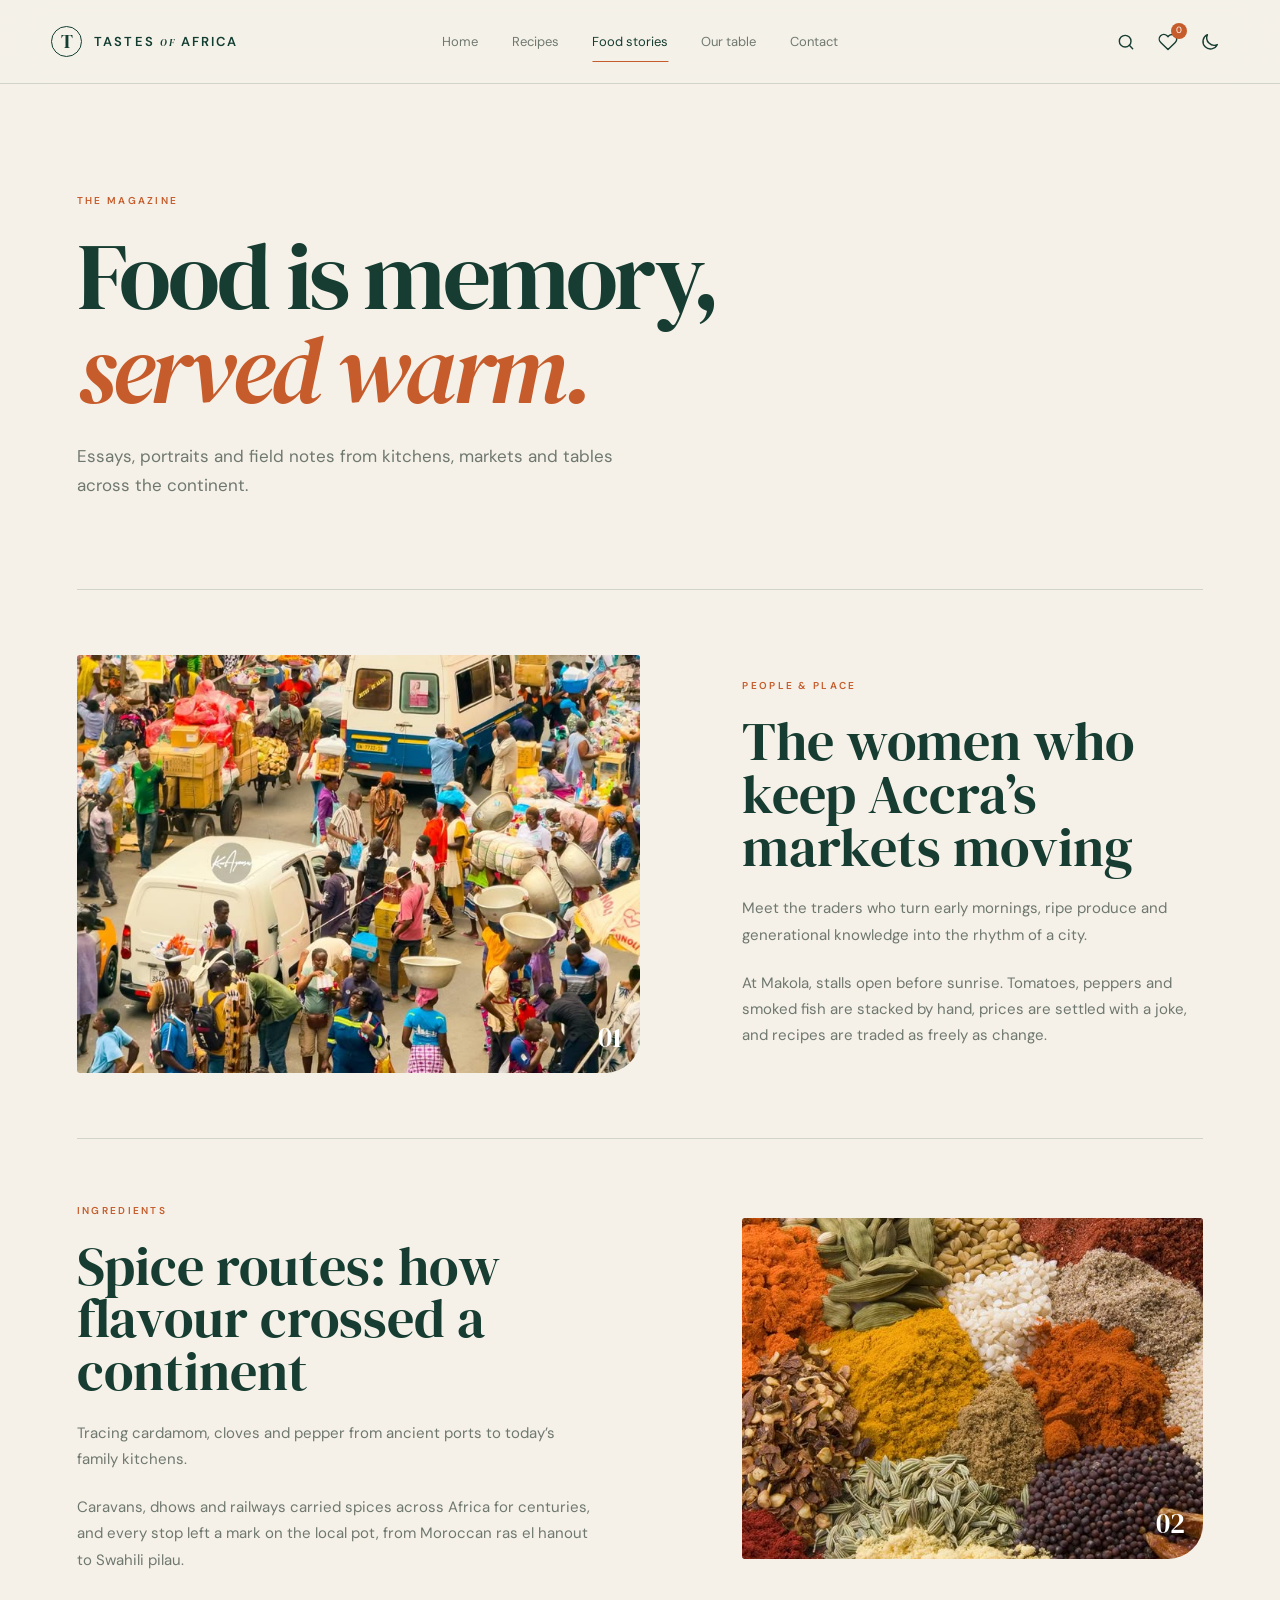
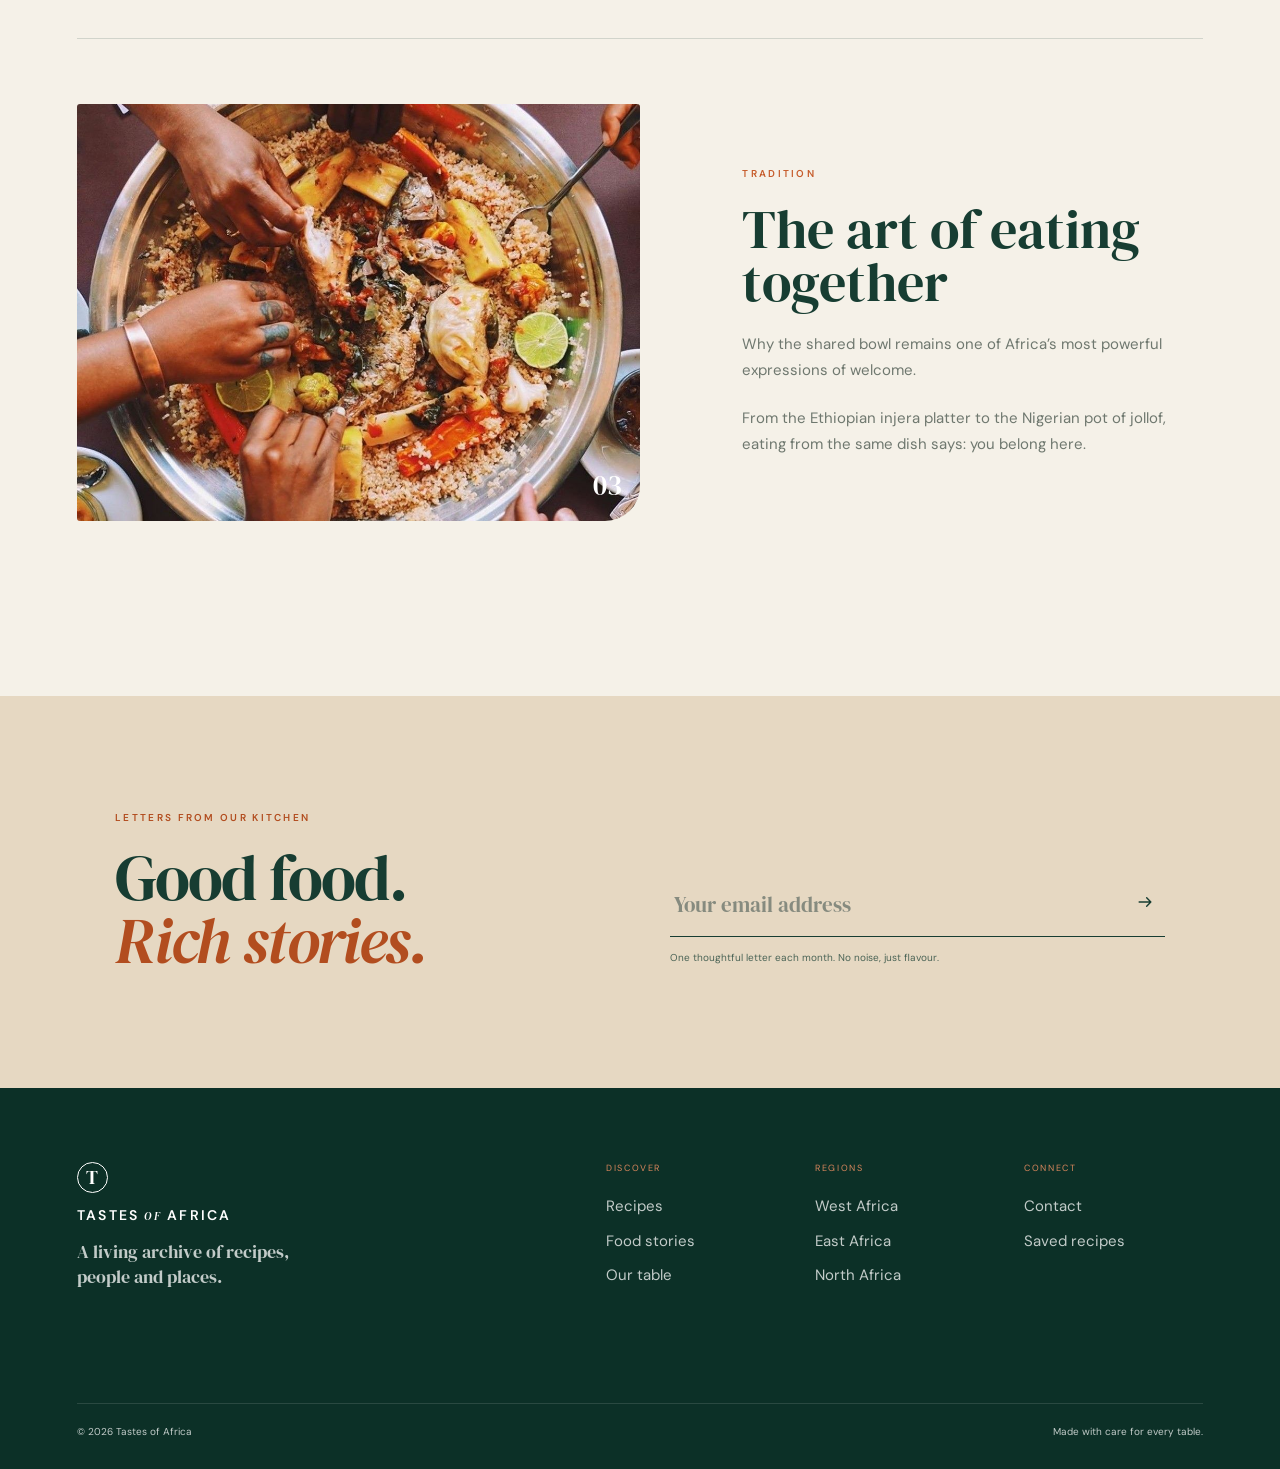
<file: stories.html>
<!DOCTYPE html>
<html lang="en" data-theme="light">
<head>
  <meta charset="UTF-8">
  <meta name="viewport" content="width=device-width, initial-scale=1.0">
  <title>Food stories | Tastes of Africa</title>
  <meta name="description" content="Essays and field notes from African kitchens and markets.">

  <!-- Google Fonts: DM Serif Display (headings) + DM Sans (body) -->
  <link rel="preconnect" href="https://fonts.googleapis.com">
  <link rel="preconnect" href="https://fonts.gstatic.com" crossorigin>
  <link href="https://fonts.googleapis.com/css2?family=DM+Sans:wght@400;500;600;700&family=DM+Serif+Display:ital@0;1&display=swap" rel="stylesheet">

  <!-- Apply the saved colour theme before the page paints (prevents a flash) -->
  <script>try{var t=localStorage.getItem('toa-theme');if(t)document.documentElement.setAttribute('data-theme',t)}catch(e){}</script>
  <link rel="stylesheet" href="styles.css">
</head>
<body data-page="stories">
  <a class="skip-link" href="#main">Skip to content</a>
  <div class="app-shell">

  <!-- ===== Header & navigation ===== -->
  <header class="site-header">
    <a class="brand" href="index.html" aria-label="Tastes of Africa home">
      <span class="brand-mark">T</span>
      <span>TASTES <i>OF</i> AFRICA</span>
    </a>
    <nav class="main-nav" id="main-nav" aria-label="Main navigation">
        <a href="index.html">Home</a>
        <a href="recipes.html">Recipes</a>
        <a href="stories.html" class="active" aria-current="page">Food stories</a>
        <a href="about.html">Our table</a>
        <a href="contact.html">Contact</a>
    </nav>
    <div class="header-actions">
      <a class="icon-button search-nav" href="recipes.html#recipe-search" aria-label="Search recipes"><svg width="20" height="20" viewBox="0 0 24 24" fill="none" stroke="currentColor" stroke-width="1.7" stroke-linecap="round" stroke-linejoin="round" aria-hidden="true"><circle cx="11" cy="11" r="7"/><path d="m20 20-4-4"/></svg></a>
      <a class="icon-button favourite-nav" id="fav-link" href="favorites.html" aria-label="Saved recipes"><svg width="20" height="20" viewBox="0 0 24 24" fill="none" stroke="currentColor" stroke-width="1.7" stroke-linecap="round" stroke-linejoin="round" aria-hidden="true"><path d="M20.8 4.6a5.5 5.5 0 0 0-7.8 0L12 5.7l-1.1-1.1a5.5 5.5 0 0 0-7.8 7.8l1.1 1.1L12 21l7.8-7.5 1.1-1.1a5.5 5.5 0 0 0-.1-7.8Z"/></svg><span id="fav-count" hidden>0</span></a>
      <button class="icon-button theme-toggle" id="theme-toggle" type="button" aria-label="Switch colour theme"><svg class="icon-moon" width="20" height="20" viewBox="0 0 24 24" fill="none" stroke="currentColor" stroke-width="1.7" stroke-linecap="round" stroke-linejoin="round" aria-hidden="true"><path d="M20.8 15.1A9 9 0 0 1 8.9 3.2 9 9 0 1 0 20.8 15.1Z"/></svg><svg class="icon-sun" width="20" height="20" viewBox="0 0 24 24" fill="none" stroke="currentColor" stroke-width="1.7" stroke-linecap="round" stroke-linejoin="round" aria-hidden="true"><circle cx="12" cy="12" r="4"/><path d="M12 2v2M12 20v2M4.9 4.9l1.4 1.4M17.7 17.7l1.4 1.4M2 12h2M20 12h2M4.9 19.1l1.4-1.4M17.7 6.3l1.4-1.4"/></svg></button>
      <button class="menu-button" id="menu-toggle" type="button" aria-label="Toggle menu" aria-expanded="false" aria-controls="main-nav"><svg class="icon-menu" width="20" height="20" viewBox="0 0 24 24" fill="none" stroke="currentColor" stroke-width="1.7" stroke-linecap="round" stroke-linejoin="round" aria-hidden="true"><path d="M4 7h16M4 12h16M4 17h16"/></svg><svg class="icon-close" width="20" height="20" viewBox="0 0 24 24" fill="none" stroke="currentColor" stroke-width="1.7" stroke-linecap="round" stroke-linejoin="round" aria-hidden="true"><path d="m6 6 12 12M18 6 6 18"/></svg></button>
    </div>
  </header>

  <main id="main">

    <section class="stories-page page-pad">
      <div class="listing-intro"><p class="eyebrow">The magazine</p><h1 style="font-size:clamp(58px,7.4vw,112px);letter-spacing:-.04em">Food is memory,<br><em>served warm.</em></h1><p>Essays, portraits and field notes from kitchens, markets and tables across the continent.</p></div>
      <div class="stories-list">
        <article id="accra-markets">
          <div class="story-list-image"><img src="images/The%20women%20who%20keep%20Accra%E2%80%99s%20markets%20moving.jpg" alt="The women who keep Accra’s markets moving" loading="lazy"><span>01</span></div>
          <div><p class="eyebrow">People & place</p><h2>The women who keep Accra’s markets moving</h2><p>Meet the traders who turn early mornings, ripe produce and generational knowledge into the rhythm of a city.</p><p>At Makola, stalls open before sunrise. Tomatoes, peppers and smoked fish are stacked by hand, prices are settled with a joke, and recipes are traded as freely as change.</p></div>
        </article>
        <article id="spice-routes">
          <div class="story-list-image"><img src="images/spices.jpg" alt="Spice routes: how flavour crossed a continent" loading="lazy"><span>02</span></div>
          <div><p class="eyebrow">Ingredients</p><h2>Spice routes: how flavour crossed a continent</h2><p>Tracing cardamom, cloves and pepper from ancient ports to today’s family kitchens.</p><p>Caravans, dhows and railways carried spices across Africa for centuries, and every stop left a mark on the local pot, from Moroccan ras el hanout to Swahili pilau.</p></div>
        </article>
        <article id="eating-together">
          <div class="story-list-image"><img src="images/eating%20together.jpg" alt="The art of eating together" loading="lazy"><span>03</span></div>
          <div><p class="eyebrow">Tradition</p><h2>The art of eating together</h2><p>Why the shared bowl remains one of Africa’s most powerful expressions of welcome.</p><p>From the Ethiopian injera platter to the Nigerian pot of jollof, eating from the same dish says: you belong here.</p></div>
        </article>
      </div>
    </section>
  </main>

  <!-- ===== Newsletter sign-up ===== -->
  <section class="newsletter" aria-labelledby="news-title">
    <div>
      <p class="eyebrow">Letters from our kitchen</p>
      <h2 id="news-title">Good food.<br><em>Rich stories.</em></h2>
    </div>
    <form id="newsletter-form" novalidate>
      <label class="field"><span class="sr-only">Email address</span>
        <input type="email" id="news-email" name="email" placeholder="Your email address" autocomplete="email" required>
        <button type="submit" aria-label="Subscribe"><svg width="20" height="20" viewBox="0 0 24 24" fill="none" stroke="currentColor" stroke-width="1.7" stroke-linecap="round" stroke-linejoin="round" aria-hidden="true"><path d="M5 12h14M14 7l5 5-5 5"/></svg></button>
      </label>
      <p class="error" id="news-error" role="alert"></p>
      <p>One thoughtful letter each month. No noise, just flavour.</p>
    </form>
  </section>

  <!-- ===== Footer ===== -->
  <footer class="footer page-pad">
    <div class="footer-brand">
      <span class="brand-mark">T</span>
      <h2>TASTES <i>OF</i> AFRICA</h2>
      <p>A living archive of recipes,<br>people and places.</p>
    </div>
    <div class="footer-links">
      <div><small>DISCOVER</small><a href="recipes.html">Recipes</a><a href="stories.html">Food stories</a><a href="about.html">Our table</a></div>
      <div><small>REGIONS</small><a href="regions-west-africa.html">West Africa</a><a href="regions-east-africa.html">East Africa</a><a href="regions-north-africa.html">North Africa</a></div>
      <div><small>CONNECT</small><a href="contact.html">Contact</a><a href="favorites.html">Saved recipes</a></div>
    </div>
    <div class="footer-bottom"><span>&copy; 2026 Tastes of Africa</span><span>Made with care for every table.</span></div>
  </footer>

  </div>
  <script src="script.js"></script>
</body>
</html>
</file>
<file: styles.css>
/* =====================================================
   Tastes of Africa — styles.css
   Editorial "culinary magazine" design (cream, forest green, terracotta).
   Sections: 1 tokens · 2 base · 3 header · 4 home · 5 recipe cards ·
   6 regions · 7 stories/trends · 8 listing · 9 recipe detail ·
   10 about · 11 contact · 12 newsletter/footer · 13 responsive
   ===================================================== */

/* ---------- 1. Design tokens ---------- */
:root {
  --cream: #f5f1e8;
  --paper: #fbf8f1;
  --ink: #173d32;
  --forest: #123d31;
  --forest-2: #0c3027;
  --orange: #c65c2b;
  --muted: #6f786f;
  --line: rgba(23, 61, 50, 0.16);
  --white: #fffdf8;
}
:root[data-theme='dark'] {
  --cream: #101c18;
  --paper: #17241f;
  --ink: #edf1e8;
  --forest: #e8eee4;
  --forest-2: #091611;
  --orange: #df7849;
  --muted: #a5afa7;
  --line: rgba(232, 238, 228, 0.15);
  --white: #1c2a24;
}

/* ---------- 2. Reset & base ---------- */
*, *::before, *::after { box-sizing: border-box; margin: 0; padding: 0; border: 0 solid var(--line); }
html { scroll-behavior: smooth; line-height: 1.5; -webkit-text-size-adjust: 100%; }
body {
  background: var(--cream); color: var(--ink);
  font-family: 'DM Sans', system-ui, sans-serif; font-size: 15px;
  transition: background .35s ease, color .35s ease;
}
h1, h2, h3 { font-family: 'DM Serif Display', Georgia, serif; font-weight: 400; line-height: .98; }
a { color: inherit; text-decoration: none; }
button { font: inherit; color: inherit; background: none; cursor: pointer; text-align: inherit; }
input, textarea, select { font: inherit; color: inherit; background: transparent; border-radius: 0; }
ul { list-style: none; }
img { display: block; width: 100%; max-width: 100%; }
iframe { border: 0; max-width: 100%; }
table { border-collapse: collapse; width: 100%; }
small { font-size: .85em; }
em { font-style: italic; }
button:focus-visible, a:focus-visible, input:focus-visible, textarea:focus-visible, select:focus-visible, summary:focus-visible { outline: 2px solid var(--orange); outline-offset: 4px; }
::placeholder { color: var(--muted); opacity: .8; }
.hidden { display: none !important; }
.sr-only { position: absolute; width: 1px; height: 1px; overflow: hidden; clip: rect(0,0,0,0); white-space: nowrap; }
.skip-link { position: absolute; left: -999px; top: 8px; z-index: 100; padding: 10px 16px; background: var(--orange); color: #fff; }
.skip-link:focus { left: 8px; }
/* Highlighted ingredients / cultural influences */
mark { background: linear-gradient(transparent 58%, rgba(198, 92, 43, .3) 58%); color: inherit; padding: 0 2px; }
h1 em, h2 em { color: var(--orange); font-weight: inherit; }
.app-shell { min-height: 100vh; overflow: hidden; }
.page-pad { padding-left: clamp(24px, 6vw, 96px); padding-right: clamp(24px, 6vw, 96px); }
.eyebrow { margin-bottom: 22px; color: var(--orange); font-size: 10px; font-weight: 600; letter-spacing: .23em; line-height: 1.4; text-transform: uppercase; }
.section { padding-top: clamp(94px, 11vw, 160px); padding-bottom: clamp(94px, 11vw, 160px); }
.section-heading { display: flex; align-items: end; justify-content: space-between; margin-bottom: 54px; }
.section-heading h2, .story-lead-copy h2, .newsletter h2, .video-section h2 { font-size: clamp(44px, 5vw, 74px); letter-spacing: -.03em; }

/* ---------- Buttons ---------- */
.primary-button { display: inline-flex; min-height: 48px; align-items: center; gap: 18px; padding: 0 24px; border-radius: 2px; background: var(--forest); color: var(--cream); font-size: 12px; font-weight: 600; letter-spacing: .06em; text-transform: uppercase; transition: background .25s, transform .25s; }
.primary-button:hover { background: var(--orange); color: #fff; transform: translateY(-2px); }
.text-button { display: inline-flex; align-items: center; gap: 13px; padding: 8px 0; border-bottom: 1px solid var(--ink); color: var(--ink); font-size: 12px; font-weight: 600; letter-spacing: .06em; text-transform: uppercase; transition: gap .25s, color .25s; }
.text-button:hover { gap: 20px; color: var(--orange); }
.text-button.light { border-color: #fff; color: #fff; }

/* ---------- 3. Header & navigation ---------- */
.site-header { position: sticky; z-index: 40; top: 0; height: 84px; padding: 0 clamp(22px, 4vw, 64px); display: flex; align-items: center; justify-content: space-between; background: color-mix(in srgb, var(--cream) 91%, transparent); border-bottom: 1px solid var(--line); backdrop-filter: blur(16px); }
.brand { display: flex; align-items: center; gap: 12px; color: var(--forest); font-size: 13px; font-weight: 600; letter-spacing: .16em; white-space: nowrap; }
.brand i, .footer-brand i { font-family: 'DM Serif Display', serif; font-weight: 400; font-size: .8em; }
.brand-mark { display: grid; place-items: center; width: 31px; height: 31px; border: 1px solid currentColor; border-radius: 50%; font-family: 'DM Serif Display', serif; font-size: 19px; font-weight: 400; letter-spacing: 0; }
.main-nav { position: absolute; left: 50%; transform: translateX(-50%); display: flex; gap: clamp(20px, 2.6vw, 42px); align-items: center; }
.main-nav a { position: relative; color: var(--muted); font-size: 13px; white-space: nowrap; transition: color .2s; }
.main-nav a:after { content: ''; position: absolute; left: 50%; bottom: -11px; width: 0; height: 1px; background: var(--orange); transition: .25s; }
.main-nav a:hover, .main-nav a.active { color: var(--ink); }
.main-nav a:hover:after { left: 0; width: 100%; }
.main-nav a.active:after { left: 0; width: 100%; }
.header-actions { display: flex; gap: 4px; align-items: center; }
.icon-button, .menu-button { position: relative; display: grid; width: 38px; height: 38px; place-items: center; border-radius: 50%; color: var(--ink); transition: background .2s, transform .2s; }
.icon-button:hover, .menu-button:hover { background: var(--line); transform: translateY(-1px); }
.favourite-nav span { position: absolute; right: 0; top: 0; display: grid; place-items: center; min-width: 16px; height: 16px; padding: 0 4px; border-radius: 10px; background: var(--orange); color: #fff; font-size: 9px; }
.menu-button { display: none; }
.menu-button .icon-close { display: none; }
.menu-button[aria-expanded='true'] .icon-close { display: block; }
.menu-button[aria-expanded='true'] .icon-menu { display: none; }
.theme-toggle .icon-sun { display: none; }
:root[data-theme='dark'] .theme-toggle .icon-sun { display: block; }
:root[data-theme='dark'] .theme-toggle .icon-moon { display: none; }

/* ---------- 4. Home ---------- */
.hero { min-height: calc(100vh - 84px); display: grid; grid-template-columns: .82fr 1.18fr; align-items: center; gap: clamp(36px, 6vw, 104px); padding-top: 46px; padding-bottom: 54px; }
.hero-copy { position: relative; z-index: 2; padding-left: clamp(0px, 2vw, 30px); }
.hero h1 { max-width: 570px; font-size: clamp(58px, 6.4vw, 104px); letter-spacing: -.04em; }
.hero-description { max-width: 470px; margin-top: 30px; color: var(--muted); font-size: clamp(16px, 1.3vw, 19px); line-height: 1.75; }
.button-row { display: flex; align-items: center; gap: 28px; margin-top: 34px; }
.hero-note { display: flex; align-items: center; gap: 12px; margin-top: clamp(34px, 7vh, 76px); }
.hero-note span { font-family: 'DM Serif Display', serif; font-size: 38px; }
.hero-note p { padding-left: 12px; border-left: 1px solid var(--line); color: var(--muted); font-size: 10px; line-height: 1.5; letter-spacing: .1em; text-transform: uppercase; }
.hero-media { position: relative; height: min(74vh, 760px); overflow: hidden; border-radius: 210px 8px 8px 8px; box-shadow: 0 28px 70px rgba(29, 48, 39, .13); }
.hero-media:after { content: ''; position: absolute; inset: 0; background: linear-gradient(to top, rgba(5, 20, 15, .48), transparent 40%); pointer-events: none; }
.hero-media > img { height: 100%; object-fit: cover; transition: transform 1.2s ease; }
.hero-media:hover > img { transform: scale(1.035); }
.hero-caption { position: absolute; z-index: 2; right: 30px; bottom: 28px; left: 42px; display: flex; align-items: center; gap: 18px; color: #fff; }
.hero-caption > span { font-family: 'DM Serif Display', serif; font-size: 35px; opacity: .85; }
.hero-caption p { display: flex; flex-direction: column; padding-left: 18px; border-left: 1px solid rgba(255,255,255,.4); font-size: 11px; letter-spacing: .08em; line-height: 1.7; }
.hero-caption b { font-size: 9px; letter-spacing: .16em; }
.marquee { overflow: hidden; padding: 17px 0; background: var(--forest); color: var(--cream); font-family: 'DM Serif Display', serif; font-size: 13px; letter-spacing: .15em; white-space: nowrap; }
.marquee div { display: flex; justify-content: space-around; min-width: 1100px; }
.marquee span { color: var(--orange); }
.featured-section { background: var(--paper); }
.featured-grid { display: grid; grid-template-columns: 1.18fr .82fr; gap: clamp(30px, 5vw, 78px); }
.small-features { display: grid; grid-template-columns: 1fr 1fr; align-items: start; gap: 24px; padding-top: 12%; }
.region-section { background: var(--cream); }
.region-grid { display: grid; min-height: 570px; grid-template-columns: 1.08fr .92fr .92fr; gap: 14px; }
.region-card { position: relative; display: block; overflow: hidden; min-height: 470px; border-radius: 3px 3px 45px 3px; text-align: left; color: #fff; }
.region-card:after { content: ''; position: absolute; inset: 0; background: linear-gradient(to top, rgba(5, 25, 18, .8), rgba(5, 25, 18, .05) 65%); }
.region-card img { height: 100%; object-fit: cover; position: absolute; inset: 0; transition: transform .7s, filter .4s; }
.region-card:hover img { transform: scale(1.05); filter: saturate(1.1); }
.region-index { position: absolute; z-index: 2; top: 22px; left: 24px; font-family: 'DM Serif Display', serif; font-size: 20px; }
.region-copy { position: absolute; z-index: 2; right: 26px; bottom: 28px; left: 26px; display: flex; flex-direction: column; }
.region-copy small { margin-bottom: 8px; font-size: 9px; letter-spacing: .15em; text-transform: uppercase; }
.region-copy b { font-family: 'DM Serif Display', serif; font-size: clamp(30px, 3vw, 48px); font-weight: 400; }
.region-copy i { margin-top: 6px; font-family: 'DM Serif Display', serif; font-size: 15px; opacity: .8; }
.region-arrow { position: absolute; z-index: 2; right: 22px; top: 20px; display: grid; width: 40px; height: 40px; place-items: center; border: 1px solid rgba(255,255,255,.65); border-radius: 50%; transform: rotate(-40deg); transition: transform .3s, background .3s; }
.region-card:hover .region-arrow { background: #fff; color: #173d32; transform: rotate(0); }
.video-section { background: var(--paper); text-align: center; }
.video-section .eyebrow { margin-bottom: 16px; }
.video-frame { position: relative; width: min(100%, 1000px); aspect-ratio: 16 / 9; margin: 48px auto 0; overflow: hidden; border-radius: 4px 4px 40px 4px; background: #000; box-shadow: 0 24px 60px rgba(20, 45, 36, .18); }
.video-frame iframe { position: absolute; inset: 0; width: 100%; height: 100%; }
.story-section { display: grid; grid-template-columns: 1fr 320px; gap: 0; background: var(--forest-2); color: #fff; }
:root[data-theme='dark'] .story-section { background: #07110d; }
.story-lead { display: grid; grid-template-columns: 1.08fr .92fr; min-height: 580px; }
.story-lead-image { overflow: hidden; }
.story-lead-image img { height: 100%; object-fit: cover; transition: transform .7s; }
.story-lead-image:hover img { transform: scale(1.035); }
.story-lead-copy { display: flex; flex-direction: column; align-items: start; justify-content: center; padding: clamp(35px, 5vw, 76px); }
.story-lead-copy .eyebrow { color: #e89b72; }
.story-lead-copy h2 em { color: #e89b72; }
.story-lead-copy > p:not(.eyebrow) { margin: 28px 0; color: rgba(255,255,255,.7); line-height: 1.8; }
.story-lead-copy mark { color: #fff; }
.story-aside { display: flex; flex-direction: column; justify-content: flex-end; padding: 42px 35px; border-left: 1px solid rgba(255,255,255,.15); background: var(--orange); color: #fff; }
.story-aside .story-number { margin-bottom: auto; font-size: 10px; letter-spacing: .16em; }
.story-aside h3 { font-size: 34px; line-height: 1.06; }
.story-aside > p:not(.story-number) { margin: 18px 0 30px; color: rgba(255,255,255,.85); line-height: 1.6; }
.story-aside a { display: grid; width: 44px; height: 44px; place-items: center; border: 1px solid rgba(255,255,255,.6); border-radius: 50%; transition: background .25s, color .25s; }
.story-aside a:hover { background: #fff; color: var(--orange); }

/* Latest food trends (<article> cards) */
.trends-section { background: var(--paper); }
.trends-grid { display: grid; grid-template-columns: repeat(3, 1fr); gap: clamp(28px, 4vw, 60px); }
.trend { padding-top: 26px; border-top: 2px solid var(--forest); }
.trend time { display: block; margin-bottom: 16px; color: var(--orange); font-size: 10px; font-weight: 600; letter-spacing: .16em; text-transform: uppercase; }
.trend h3 { font-size: clamp(26px, 2.4vw, 34px); line-height: 1.08; }
.trend p { margin-top: 16px; color: var(--muted); line-height: 1.75; }

/* ---------- 5. Recipe cards ---------- */
.recipe-image { position: relative; overflow: hidden; border-radius: 4px 4px 28px 4px; background: var(--line); }
.recipe-image > a { display: block; width: 100%; }
.recipe-image img { aspect-ratio: 1 / 1.15; object-fit: cover; transition: transform .65s cubic-bezier(.2,.8,.2,1); }
.recipe-feature.large .recipe-image img { aspect-ratio: 1.38 / 1; }
.recipe-image:hover img { transform: scale(1.045); }
.heart-button { position: absolute; top: 15px; right: 15px; display: grid; width: 39px; height: 39px; place-items: center; border-radius: 50%; background: rgba(255, 253, 248, .9); color: #173d32; backdrop-filter: blur(7px); transition: transform .25s, color .2s; }
.heart-button:hover { transform: scale(1.1); }
.heart-button.saved { color: var(--orange); animation: heart-pop .35s ease; }
@keyframes heart-pop { 50% { transform: scale(1.28); } }
.recipe-meta { display: flex; justify-content: space-between; margin-top: 19px; color: var(--orange); font-size: 9px; font-weight: 600; letter-spacing: .15em; text-transform: uppercase; }
.recipe-meta span:last-child { display: flex; align-items: center; gap: 5px; color: var(--muted); }
.recipe-feature h3 { margin-top: 11px; font-size: clamp(25px, 2.5vw, 40px); line-height: 1.08; }
.recipe-feature:not(.large) h3 { font-size: clamp(21px, 1.8vw, 28px); }
.recipe-feature .intro { display: none; max-width: 630px; margin-top: 16px; color: var(--muted); line-height: 1.7; }
.recipe-feature.large .intro { display: block; }
.recipe-link { display: inline-flex; align-items: center; gap: 9px; margin-top: 19px; font-size: 11px; font-weight: 600; text-transform: uppercase; letter-spacing: .07em; transition: color .2s, gap .2s; }
.recipe-link:hover { color: var(--orange); gap: 15px; }

/* ---------- 6. Region pages ---------- */
.region-hero { display: grid; grid-template-columns: 1fr .7fr; align-items: end; gap: 80px; padding-top: 100px; padding-bottom: 70px; }
.region-hero h1, .listing-intro h1, .contact-copy h1, .about-hero h1 { font-size: clamp(58px, 7.4vw, 112px); letter-spacing: -.04em; }
.region-hero > p { padding-bottom: 12px; color: var(--muted); font-size: 18px; line-height: 1.8; }
.region-banner { height: 62vh; min-height: 420px; overflow: hidden; }
.region-banner img { height: 100%; object-fit: cover; }
.region-facts { display: grid; grid-template-columns: 1fr 1fr; gap: clamp(40px, 8vw, 120px); padding-top: 110px; padding-bottom: 110px; }
.region-facts h2, .region-dishes h2, .region-video h2 { font-size: clamp(38px, 4.4vw, 62px); letter-spacing: -.02em; margin-bottom: 30px; }
.region-facts li { padding: 17px 0; border-bottom: 1px solid var(--line); line-height: 1.6; }
.region-facts ul { border-top: 1px solid var(--line); }
.region-facts li b { font-family: 'DM Serif Display', serif; font-weight: 400; font-size: 19px; }
.region-dishes { background: var(--paper); padding-top: 110px; padding-bottom: 110px; }
.region-dishes .dish-grid { display: grid; grid-template-columns: repeat(auto-fit, minmax(260px, 340px)); gap: 40px; }
.region-video { padding-top: 110px; padding-bottom: 110px; text-align: center; }
.other-regions { display: flex; flex-wrap: wrap; justify-content: center; gap: 28px; padding: 0 0 100px; }

/* ---------- 8. Recipe listing ---------- */
.listing { min-height: 90vh; padding-top: clamp(75px, 9vw, 130px); padding-bottom: 130px; }
.listing-intro { max-width: 790px; }
.listing-intro > p:last-child { max-width: 580px; margin-top: 26px; color: var(--muted); font-size: 17px; line-height: 1.7; }
.recipe-tools { display: flex; align-items: center; justify-content: space-between; gap: 30px; margin: 70px 0 20px; padding: 18px 0; border-top: 1px solid var(--line); border-bottom: 1px solid var(--line); }
.search-box { display: flex; width: min(390px, 100%); align-items: center; gap: 12px; }
.search-box input { width: 100%; padding: 11px 2px; }
.filters { display: flex; gap: 8px; overflow-x: auto; }
.filters button { padding: 9px 16px; border: 1px solid var(--line); border-radius: 30px; color: var(--muted); font-size: 11px; white-space: nowrap; transition: .2s; }
.filters button:hover, .filters button.active { border-color: var(--forest); background: var(--forest); color: var(--cream); }
.result-count { margin-bottom: 50px; color: var(--muted); font-size: 12px; }
.recipe-grid { display: grid; grid-template-columns: repeat(12, 1fr); gap: 68px 26px; align-items: start; }
.grid-item { grid-column: span 4; animation: reveal .45s ease both; }
.grid-item.item-0 { grid-column: span 7; }
.grid-item.item-1 { grid-column: 9 / span 4; margin-top: 100px; }
.grid-item.item-2 { grid-column: span 4; }
.grid-item.item-3 { grid-column: 6 / span 7; margin-top: 40px; }
@keyframes reveal { from { opacity: 0; transform: translateY(16px); } }
.empty-state { display: grid; place-items: center; min-height: 360px; text-align: center; }
.empty-state span { color: var(--orange); font-size: 40px; }
.empty-state h2 { font-size: 40px; }
.empty-state p { margin-top: 10px; color: var(--muted); }
.empty-state .primary-button { margin-top: 24px; }

/* ---------- 9. Recipe detail ---------- */
.detail-page { background: var(--paper); }
.detail-top { padding-top: 36px; }
.back-button { display: inline-block; padding: 12px 0; color: var(--muted); font-size: 11px; letter-spacing: .08em; text-transform: uppercase; }
.back-button:hover { color: var(--orange); }
.detail-heading { display: grid; grid-template-columns: 1fr auto; align-items: end; gap: 40px; margin: 48px 0 50px; }
.detail-heading > div { max-width: 900px; }
.detail-heading h1 { font-size: clamp(60px, 8vw, 120px); letter-spacing: -.04em; }
.detail-heading p:last-child { max-width: 700px; margin-top: 24px; color: var(--muted); font-size: 17px; line-height: 1.7; }
.save-pill { display: flex; align-items: center; gap: 10px; padding: 13px 20px; border: 1px solid var(--line); border-radius: 30px; white-space: nowrap; transition: .2s; }
.save-pill:hover { border-color: var(--orange); }
.save-pill.saved { border-color: var(--orange); color: var(--orange); }
.detail-image { position: relative; height: min(67vw, 760px); overflow: hidden; border-radius: 3px 3px 55px 3px; }
.detail-image img { height: 100%; object-fit: cover; }
.detail-image figcaption { position: absolute; left: 28px; bottom: 25px; padding: 9px 13px; background: var(--paper); font-size: 9px; letter-spacing: .15em; text-transform: uppercase; }
.detail-facts { display: grid; grid-template-columns: repeat(4, 1fr); margin: 0 clamp(24px, 6vw, 96px); background: var(--forest); color: var(--cream); }
.detail-facts div { padding: 25px 30px; border-right: 1px solid color-mix(in srgb, var(--cream) 20%, transparent); }
.detail-facts small, .detail-facts b { display: block; }
.detail-facts small { margin-bottom: 7px; color: var(--orange); font-size: 9px; letter-spacing: .15em; text-transform: uppercase; }
:root[data-theme='dark'] .detail-facts small { color: #b24d1f; }
.detail-facts b { font-family: 'DM Serif Display', serif; font-size: 19px; font-weight: 400; }
.recipe-body { display: grid; grid-template-columns: .84fr 1.16fr; gap: clamp(60px, 10vw, 170px); padding-top: 120px; padding-bottom: 140px; }
.ingredients-title { display: flex; align-items: end; justify-content: space-between; gap: 16px; }
.ingredients-panel h2, .method-panel h2, .tutorial h2, .origin h2, .about-copy h2 { font-size: clamp(44px, 5vw, 72px); }
.servings { display: flex; align-items: center; gap: 4px; border: 1px solid var(--line); border-radius: 30px; }
.servings button { display: grid; width: 33px; height: 33px; place-items: center; }
.servings button:hover { color: var(--orange); }
.servings span { min-width: 18px; text-align: center; font-weight: 600; }
.ingredients-panel ul { margin-top: 40px; border-top: 1px solid var(--line); }
.ingredients-panel li { display: flex; gap: 14px; padding: 17px 0; border-bottom: 1px solid var(--line); line-height: 1.5; }
.ingredients-panel li > i { width: 8px; height: 8px; margin-top: 7px; flex: 0 0 auto; border: 1px solid var(--orange); border-radius: 50%; }
.qty { font-weight: 700; }
.scaling-note { margin-top: 18px; color: var(--muted); font-size: 10px; }
.steps { margin-top: 35px; border-top: 1px solid var(--line); }
.step { border-bottom: 1px solid var(--line); }
.step summary { display: grid; grid-template-columns: 55px 1fr auto; align-items: center; padding: 24px 0; cursor: pointer; list-style: none; }
.step summary::-webkit-details-marker { display: none; }
.step summary span { color: var(--orange); font-family: 'DM Serif Display', serif; font-size: 20px; }
.step summary b { font-family: 'DM Serif Display', serif; font-size: 23px; font-weight: 400; }
.step .icon-minus { display: none; }
.step[open] .icon-plus { display: none; }
.step[open] .icon-minus { display: block; }
.step > p { max-width: 600px; padding: 0 0 30px 55px; color: var(--muted); line-height: 1.8; }
.tutorial { display: grid; grid-template-columns: 1.2fr .8fr; align-items: center; gap: clamp(45px, 8vw, 120px); padding-top: 110px; padding-bottom: 110px; background: var(--cream); }
.tutorial-video { position: relative; aspect-ratio: 16 / 9; overflow: hidden; border-radius: 4px 4px 40px 4px; background: #000; }
.tutorial-video iframe { position: absolute; inset: 0; width: 100%; height: 100%; }
.tutorial > div:last-child > p:not(.eyebrow) { margin-top: 22px; color: var(--muted); line-height: 1.75; }
.origin { display: grid; grid-template-columns: .9fr .9fr .75fr; align-items: center; gap: 60px; padding-top: 130px; padding-bottom: 130px; }
.origin > div:first-child > p:last-child { margin-top: 25px; color: var(--muted); line-height: 1.7; }
.origin-map > span { display: block; margin-bottom: 14px; color: var(--orange); font-size: 10px; letter-spacing: .15em; text-transform: uppercase; }
.origin-map iframe { width: 100%; aspect-ratio: 1 / 1; border-radius: 3px 3px 40px 3px; filter: saturate(.85); }
.nutrition { padding: 30px; border: 1px solid var(--line); }
.nutrition h3 { font-size: 28px; }
.nutrition table { margin-top: 23px; }
.nutrition caption { text-align: left; }
.nutrition th, .nutrition td { padding: 12px 0; border-top: 1px solid var(--line); font-size: 12px; text-align: left; }
.nutrition th { color: var(--muted); font-weight: 400; }
.nutrition td { text-align: right; font-weight: 600; }

/* ---------- 7. Stories ---------- */
.stories-page { padding-top: 110px; padding-bottom: 110px; }
.stories-list { margin-top: 90px; }
.stories-list article { display: grid; grid-template-columns: 1.1fr .9fr; align-items: center; gap: clamp(40px, 8vw, 120px); padding: 65px 0; border-top: 1px solid var(--line); }
.stories-list article:nth-child(even) .story-list-image { order: 2; }
.story-list-image { position: relative; overflow: hidden; border-radius: 3px 3px 35px 3px; }
.story-list-image img { aspect-ratio: 1.35/1; object-fit: cover; transition: transform .5s; }
.story-list-image:hover img { transform: scale(1.04); }
.story-list-image span { position: absolute; right: 18px; bottom: 15px; color: #fff; font-family: 'DM Serif Display', serif; font-size: 28px; }
.stories-list h2 { max-width: 580px; font-size: clamp(38px, 4.2vw, 64px); }
.stories-list article > div:last-child > p:not(.eyebrow) { max-width: 520px; margin-top: 22px; color: var(--muted); line-height: 1.75; }

/* ---------- 10. About ---------- */
.about-hero { display: grid; grid-template-columns: 1fr .65fr; align-items: end; gap: 80px; padding-top: 110px; padding-bottom: 80px; }
.about-hero > p { padding-bottom: 12px; color: var(--muted); font-size: 18px; line-height: 1.8; }
.about-image { height: 70vh; min-height: 500px; overflow: hidden; }
.about-image img { height: 100%; object-fit: cover; }
.about-copy { display: grid; grid-template-columns: .45fr .8fr 1fr; gap: 70px; padding-top: 120px; padding-bottom: 100px; }
.about-copy > div p { margin-bottom: 24px; color: var(--muted); line-height: 1.8; }
.mission { padding-top: 20px; padding-bottom: 110px; }
.mission blockquote { max-width: 980px; padding: 8px 0 8px 36px; border-left: 3px solid var(--orange); font-family: 'DM Serif Display', serif; font-size: clamp(28px, 3.6vw, 52px); line-height: 1.15; letter-spacing: -.02em; }
.history { padding-top: 110px; padding-bottom: 110px; background: var(--paper); }
.history-grid { display: grid; grid-template-columns: .45fr 1.55fr; gap: 70px; }
.history h2 { font-size: clamp(44px, 5vw, 72px); }
.history-text p { max-width: 720px; margin-bottom: 24px; color: var(--muted); line-height: 1.85; font-size: 16px; }
.landmark { padding-top: 110px; padding-bottom: 130px; }
.landmark h2 { font-size: clamp(44px, 5vw, 72px); margin-bottom: 18px; }
.landmark > p:not(.eyebrow) { max-width: 640px; color: var(--muted); line-height: 1.75; }
.landmark-map { margin-top: 46px; height: min(60vh, 520px); min-height: 340px; overflow: hidden; border-radius: 3px 3px 55px 3px; background: var(--line); }
.landmark-map iframe { width: 100%; height: 100%; }

/* ---------- 11. Contact ---------- */
.contact-page { display: grid; min-height: calc(100vh - 84px); grid-template-columns: 1fr 1fr; align-items: center; gap: clamp(60px, 11vw, 180px); padding-top: 80px; padding-bottom: 100px; }
.contact-copy > p:not(.eyebrow) { max-width: 500px; margin-top: 28px; color: var(--muted); font-size: 17px; line-height: 1.8; }
.contact-form { padding: clamp(28px, 5vw, 60px); background: var(--paper); box-shadow: 0 24px 70px rgba(20,45,36,.08); }
.contact-form label { display: block; margin-bottom: 28px; font-size: 11px; font-weight: 600; letter-spacing: .06em; text-transform: uppercase; }
.contact-form label small { font-weight: 400; letter-spacing: 0; text-transform: none; color: var(--muted); }
.contact-form input, .contact-form textarea, .contact-form select { display: block; width: 100%; margin-top: 9px; padding: 13px 0; border-bottom: 1px solid var(--line); font-size: 15px; text-transform: none; font-weight: 400; letter-spacing: 0; transition: border-color .2s; }
.contact-form select option { color: #173d32; }
.contact-form input:focus, .contact-form textarea:focus, .contact-form select:focus { outline: none; border-bottom-color: var(--orange); box-shadow: 0 1px 0 var(--orange); }
.contact-form .error { display: block; margin-top: 6px; color: var(--orange); font-size: 11px; letter-spacing: 0; text-transform: none; font-weight: 500; min-height: 1em; }
.char-count { margin-top: 6px; color: var(--muted); font-size: 10px; letter-spacing: 0; text-transform: none; text-align: right; }
.sent-message { padding: 60px; background: var(--forest); color: var(--cream); }
.sent-message span { color: #e89b72; font-size: 10px; letter-spacing: .18em; text-transform: uppercase; }
.sent-message h2 { margin: 20px 0; font-size: clamp(34px, 4vw, 54px); line-height: 1.05; }

/* ---------- 12. Newsletter & footer ---------- */
.newsletter { display: grid; grid-template-columns: 1fr 1fr; align-items: end; gap: 60px; padding: clamp(75px, 9vw, 130px) clamp(24px, 9vw, 140px); background: #e6d8c2; color: #173d32; }
:root[data-theme='dark'] .newsletter { background: #27372f; color: #edf1e8; }
.newsletter .eyebrow { color: #b24d1f; }
:root[data-theme='dark'] .newsletter .eyebrow { color: #df7849; }
.newsletter h2 em { color: #b24d1f; }
:root[data-theme='dark'] .newsletter h2 em { color: #df7849; }
.newsletter form { padding-bottom: 8px; }
.newsletter label.field { display: flex; border-bottom: 1px solid currentColor; }
.newsletter input { width: 100%; padding: 15px 4px; font-family: 'DM Serif Display', serif; font-size: 21px; }
.newsletter label.field button { padding: 10px; }
.newsletter form p { margin-top: 13px; font-size: 10px; opacity: .75; }
.newsletter form p.error { color: #a33d12; opacity: 1; font-weight: 600; font-size: 12px; }
:root[data-theme='dark'] .newsletter form p.error { color: #ffb08a; }
.footer { display: grid; grid-template-columns: 1fr 1.3fr; gap: 70px; padding-top: 74px; padding-bottom: 30px; background: var(--forest-2); color: rgba(255,255,255,.75); }
.footer-brand h2 { margin: 16px 0; font-family: 'DM Sans', sans-serif; font-size: 14px; font-weight: 600; letter-spacing: .16em; color: #fff; }
.footer-brand p { font-family: 'DM Serif Display', serif; font-size: 18px; line-height: 1.4; }
.footer-brand .brand-mark { display: grid; color: #fff; }
.footer-links { display: grid; grid-template-columns: repeat(3, 1fr); gap: 30px; }
.footer-links > div { display: flex; flex-direction: column; align-items: start; gap: 12px; }
.footer-links small { margin-bottom: 8px; color: #d9865c; font-size: 9px; letter-spacing: .18em; }
.footer-links a { transition: color .2s; }
.footer-links a:hover { color: #fff; }
.footer-bottom { grid-column: 1/-1; display: flex; justify-content: space-between; margin-top: 44px; padding-top: 20px; border-top: 1px solid rgba(255,255,255,.12); font-size: 10px; }

/* ---------- 13. Responsive ---------- */
@media (max-width: 1100px) {
  .main-nav { gap: 18px; }
}
@media (max-width: 980px) {
  .main-nav { position: fixed; inset: 84px 0 auto; transform: translateY(-130%); display: flex; padding: 44px 28px 55px; flex-direction: column; align-items: flex-start; gap: 25px; background: var(--cream); border-bottom: 1px solid var(--line); opacity: 0; visibility: hidden; transition: .35s; }
  .main-nav.open { transform: translateY(0); opacity: 1; visibility: visible; }
  .main-nav a { font-family: 'DM Serif Display', serif; font-size: 28px; color: var(--ink); }
  .main-nav a:after { display: none; }
  .main-nav a.active { color: var(--orange); }
  .menu-button { display: grid; }
  .hero { grid-template-columns: 1fr 1fr; gap: 32px; }
  .hero h1 { font-size: clamp(52px, 7vw, 74px); }
  .story-section { grid-template-columns: 1fr; }
  .story-aside { min-height: 330px; border-left: 0; }
  .recipe-tools { align-items: stretch; flex-direction: column; }
  .filters { padding-bottom: 4px; }
  .origin { grid-template-columns: 1fr 1fr; }
  .nutrition { grid-column: 1/-1; }
  .about-hero, .contact-page, .region-hero { grid-template-columns: 1fr; }
  .about-copy { grid-template-columns: .3fr 1fr; }
  .about-copy > div { grid-column: 2; }
  .trends-grid { grid-template-columns: 1fr; }
  .history-grid { grid-template-columns: 1fr; gap: 30px; }
  .region-facts { grid-template-columns: 1fr; }
}
@media (max-width: 700px) {
  .site-header { height: 72px; }
  .brand { font-size: 10px; letter-spacing: .12em; }
  .brand-mark { width: 28px; height: 28px; }
  .main-nav { top: 72px; }
  .search-nav { display: none; }
  .hero { display: flex; min-height: auto; flex-direction: column; align-items: stretch; padding-top: 60px; padding-bottom: 32px; }
  .hero-copy { padding: 0; }
  .hero h1 { font-size: 58px; }
  .hero-description { font-size: 15px; }
  .button-row { align-items: start; flex-direction: column; gap: 15px; }
  .hero-note { display: none; }
  .hero-media { height: 58vh; min-height: 440px; border-radius: 120px 4px 4px 4px; }
  .hero-caption { left: 20px; right: 20px; }
  .section-heading { align-items: start; flex-direction: column; gap: 25px; }
  .featured-grid { grid-template-columns: 1fr; }
  .small-features { padding-top: 0; gap: 14px; }
  .recipe-feature:not(.large) .recipe-meta { flex-direction: column; gap: 5px; }
  .region-grid { display: flex; min-height: 0; flex-direction: column; }
  .region-card { min-height: 440px; }
  .story-lead { grid-template-columns: 1fr; }
  .story-lead-image { height: 420px; }
  .story-lead-copy { padding: 55px 30px; }
  .newsletter { grid-template-columns: 1fr; gap: 40px; }
  .footer { grid-template-columns: 1fr; }
  .footer-links { gap: 15px; }
  .footer-bottom { align-items: start; flex-direction: column; gap: 8px; }
  .listing { padding-top: 70px; }
  .listing-intro h1, .contact-copy h1, .about-hero h1, .region-hero h1 { font-size: 58px; }
  .recipe-grid { display: block; }
  .grid-item { margin: 0 0 55px !important; }
  .detail-heading { grid-template-columns: 1fr; }
  .detail-heading h1 { font-size: 61px; }
  .save-pill { width: max-content; }
  .detail-image { height: 65vh; }
  .detail-facts { grid-template-columns: 1fr 1fr; }
  .detail-facts div:nth-child(2) { border-right: 0; }
  .detail-facts div { border-bottom: 1px solid color-mix(in srgb, var(--cream) 20%, transparent); }
  .recipe-body, .tutorial, .origin { grid-template-columns: 1fr; }
  .origin-map { margin: 25px 0; }
  .nutrition { grid-column: auto; }
  .stories-list article { display: flex; padding: 48px 0; flex-direction: column; align-items: stretch; gap: 35px; }
  .stories-list article:nth-child(even) .story-list-image { order: 0; }
  .about-hero { gap: 30px; }
  .about-image { min-height: 420px; height: 55vh; }
  .about-copy { display: block; }
  .about-copy h2 { margin: 20px 0 35px; }
  .contact-page { padding-top: 70px; }
  .contact-form { margin: 0 -8px; }
  .step > p { padding-left: 0; }
  .ingredients-title { flex-direction: column; align-items: flex-start; }
}
@media (prefers-reduced-motion: reduce) {
  *, *::before, *::after { animation: none !important; transition: none !important; scroll-behavior: auto !important; }
}
</file>
